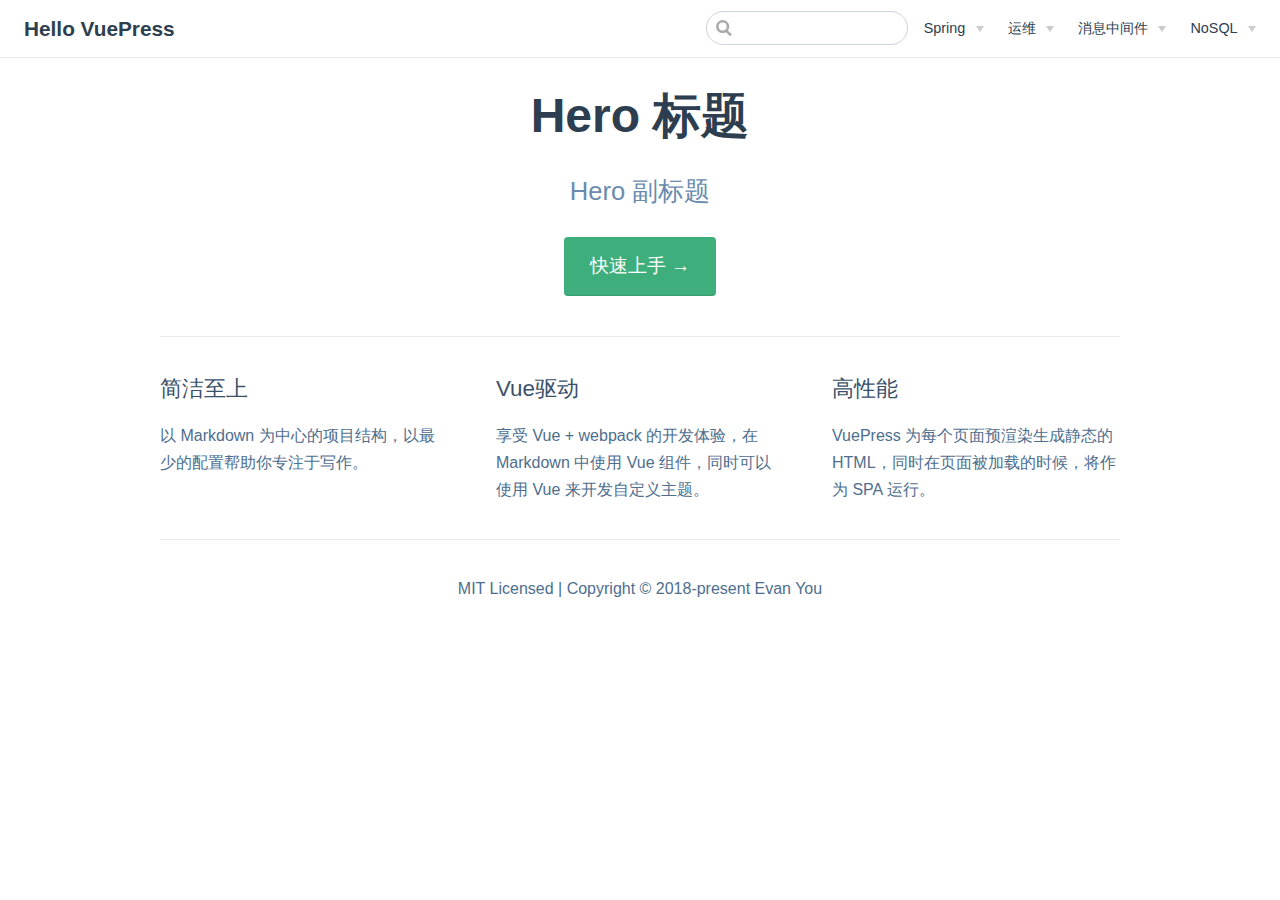
<file: index.html>
<!DOCTYPE html>
<html lang="en-US">
  <head>
    <meta charset="utf-8">
    <meta name="viewport" content="width=device-width,initial-scale=1">
    <title>Hello VuePress</title>
    <meta name="generator" content="VuePress 1.9.7">
    
    <meta name="description" content="Just playing around">
    
    <link rel="preload" href="/assets/css/0.styles.bba7ace1.css" as="style"><link rel="preload" href="/assets/js/app.ff72da0a.js" as="script"><link rel="preload" href="/assets/js/2.bafebcf4.js" as="script"><link rel="preload" href="/assets/js/9.daae8f88.js" as="script"><link rel="prefetch" href="/assets/js/10.8d41c55a.js"><link rel="prefetch" href="/assets/js/11.fdb6a570.js"><link rel="prefetch" href="/assets/js/12.146efa25.js"><link rel="prefetch" href="/assets/js/13.76c1c2f0.js"><link rel="prefetch" href="/assets/js/3.f5992324.js"><link rel="prefetch" href="/assets/js/4.1d1a9ca2.js"><link rel="prefetch" href="/assets/js/5.f866cbb4.js"><link rel="prefetch" href="/assets/js/6.37a4bfd9.js"><link rel="prefetch" href="/assets/js/7.6d30757c.js"><link rel="prefetch" href="/assets/js/8.f3235214.js">
    <link rel="stylesheet" href="/assets/css/0.styles.bba7ace1.css">
  </head>
  <body>
    <div id="app" data-server-rendered="true"><div class="theme-container no-sidebar"><header class="navbar"><div class="sidebar-button"><svg xmlns="http://www.w3.org/2000/svg" aria-hidden="true" role="img" viewBox="0 0 448 512" class="icon"><path fill="currentColor" d="M436 124H12c-6.627 0-12-5.373-12-12V80c0-6.627 5.373-12 12-12h424c6.627 0 12 5.373 12 12v32c0 6.627-5.373 12-12 12zm0 160H12c-6.627 0-12-5.373-12-12v-32c0-6.627 5.373-12 12-12h424c6.627 0 12 5.373 12 12v32c0 6.627-5.373 12-12 12zm0 160H12c-6.627 0-12-5.373-12-12v-32c0-6.627 5.373-12 12-12h424c6.627 0 12 5.373 12 12v32c0 6.627-5.373 12-12 12z"></path></svg></div> <a href="/" aria-current="page" class="home-link router-link-exact-active router-link-active"><!----> <span class="site-name">Hello VuePress</span></a> <div class="links"><div class="search-box"><input aria-label="Search" autocomplete="off" spellcheck="false" value=""> <!----></div> <nav class="nav-links can-hide"><div class="nav-item"><div class="dropdown-wrapper"><button type="button" aria-label="Spring" class="dropdown-title"><span class="title">Spring</span> <span class="arrow down"></span></button> <button type="button" aria-label="Spring" class="mobile-dropdown-title"><span class="title">Spring</span> <span class="arrow right"></span></button> <ul class="nav-dropdown" style="display:none;"><li class="dropdown-item"><!----> <a href="/Spring/SpringCloud/" class="nav-link">
  SpringCloud
</a></li><li class="dropdown-item"><!----> <a href="/Spring/SpringCloud Alibaba/" class="nav-link">
  SpringCloud Alibaba
</a></li></ul></div></div><div class="nav-item"><div class="dropdown-wrapper"><button type="button" aria-label="运维" class="dropdown-title"><span class="title">运维</span> <span class="arrow down"></span></button> <button type="button" aria-label="运维" class="mobile-dropdown-title"><span class="title">运维</span> <span class="arrow right"></span></button> <ul class="nav-dropdown" style="display:none;"><li class="dropdown-item"><!----> <a href="/operation/Linux/" class="nav-link">
  Linux
</a></li></ul></div></div><div class="nav-item"><div class="dropdown-wrapper"><button type="button" aria-label="消息中间件" class="dropdown-title"><span class="title">消息中间件</span> <span class="arrow down"></span></button> <button type="button" aria-label="消息中间件" class="mobile-dropdown-title"><span class="title">消息中间件</span> <span class="arrow right"></span></button> <ul class="nav-dropdown" style="display:none;"><li class="dropdown-item"><!----> <a href="/middleware/RabbitMQ/" class="nav-link">
  RabbitMQ
</a></li></ul></div></div><div class="nav-item"><div class="dropdown-wrapper"><button type="button" aria-label="NoSQL" class="dropdown-title"><span class="title">NoSQL</span> <span class="arrow down"></span></button> <button type="button" aria-label="NoSQL" class="mobile-dropdown-title"><span class="title">NoSQL</span> <span class="arrow right"></span></button> <ul class="nav-dropdown" style="display:none;"><li class="dropdown-item"><!----> <a href="/NoSQL/Redis/" class="nav-link">
  Redis
</a></li></ul></div></div> <!----></nav></div></header> <div class="sidebar-mask"></div> <aside class="sidebar"><nav class="nav-links"><div class="nav-item"><div class="dropdown-wrapper"><button type="button" aria-label="Spring" class="dropdown-title"><span class="title">Spring</span> <span class="arrow down"></span></button> <button type="button" aria-label="Spring" class="mobile-dropdown-title"><span class="title">Spring</span> <span class="arrow right"></span></button> <ul class="nav-dropdown" style="display:none;"><li class="dropdown-item"><!----> <a href="/Spring/SpringCloud/" class="nav-link">
  SpringCloud
</a></li><li class="dropdown-item"><!----> <a href="/Spring/SpringCloud Alibaba/" class="nav-link">
  SpringCloud Alibaba
</a></li></ul></div></div><div class="nav-item"><div class="dropdown-wrapper"><button type="button" aria-label="运维" class="dropdown-title"><span class="title">运维</span> <span class="arrow down"></span></button> <button type="button" aria-label="运维" class="mobile-dropdown-title"><span class="title">运维</span> <span class="arrow right"></span></button> <ul class="nav-dropdown" style="display:none;"><li class="dropdown-item"><!----> <a href="/operation/Linux/" class="nav-link">
  Linux
</a></li></ul></div></div><div class="nav-item"><div class="dropdown-wrapper"><button type="button" aria-label="消息中间件" class="dropdown-title"><span class="title">消息中间件</span> <span class="arrow down"></span></button> <button type="button" aria-label="消息中间件" class="mobile-dropdown-title"><span class="title">消息中间件</span> <span class="arrow right"></span></button> <ul class="nav-dropdown" style="display:none;"><li class="dropdown-item"><!----> <a href="/middleware/RabbitMQ/" class="nav-link">
  RabbitMQ
</a></li></ul></div></div><div class="nav-item"><div class="dropdown-wrapper"><button type="button" aria-label="NoSQL" class="dropdown-title"><span class="title">NoSQL</span> <span class="arrow down"></span></button> <button type="button" aria-label="NoSQL" class="mobile-dropdown-title"><span class="title">NoSQL</span> <span class="arrow right"></span></button> <ul class="nav-dropdown" style="display:none;"><li class="dropdown-item"><!----> <a href="/NoSQL/Redis/" class="nav-link">
  Redis
</a></li></ul></div></div> <!----></nav>  <!----> </aside> <main aria-labelledby="main-title" class="home"><header class="hero"><!----> <h1 id="main-title">
      Hero 标题
    </h1> <p class="description">
      Hero 副标题
    </p> <p class="action"><a href="/zh/guide/" class="nav-link action-button">
  快速上手 →
</a></p></header> <div class="features"><div class="feature"><h2>简洁至上</h2> <p>以 Markdown 为中心的项目结构，以最少的配置帮助你专注于写作。</p></div><div class="feature"><h2>Vue驱动</h2> <p>享受 Vue + webpack 的开发体验，在 Markdown 中使用 Vue 组件，同时可以使用 Vue 来开发自定义主题。</p></div><div class="feature"><h2>高性能</h2> <p>VuePress 为每个页面预渲染生成静态的 HTML，同时在页面被加载的时候，将作为 SPA 运行。</p></div></div> <div class="theme-default-content custom content__default"></div> <div class="footer">
    MIT Licensed | Copyright © 2018-present Evan You
  </div></main></div><div class="global-ui"><!----></div></div>
    <script src="/assets/js/app.ff72da0a.js" defer></script><script src="/assets/js/2.bafebcf4.js" defer></script><script src="/assets/js/9.daae8f88.js" defer></script>
  </body>
</html>
</file>
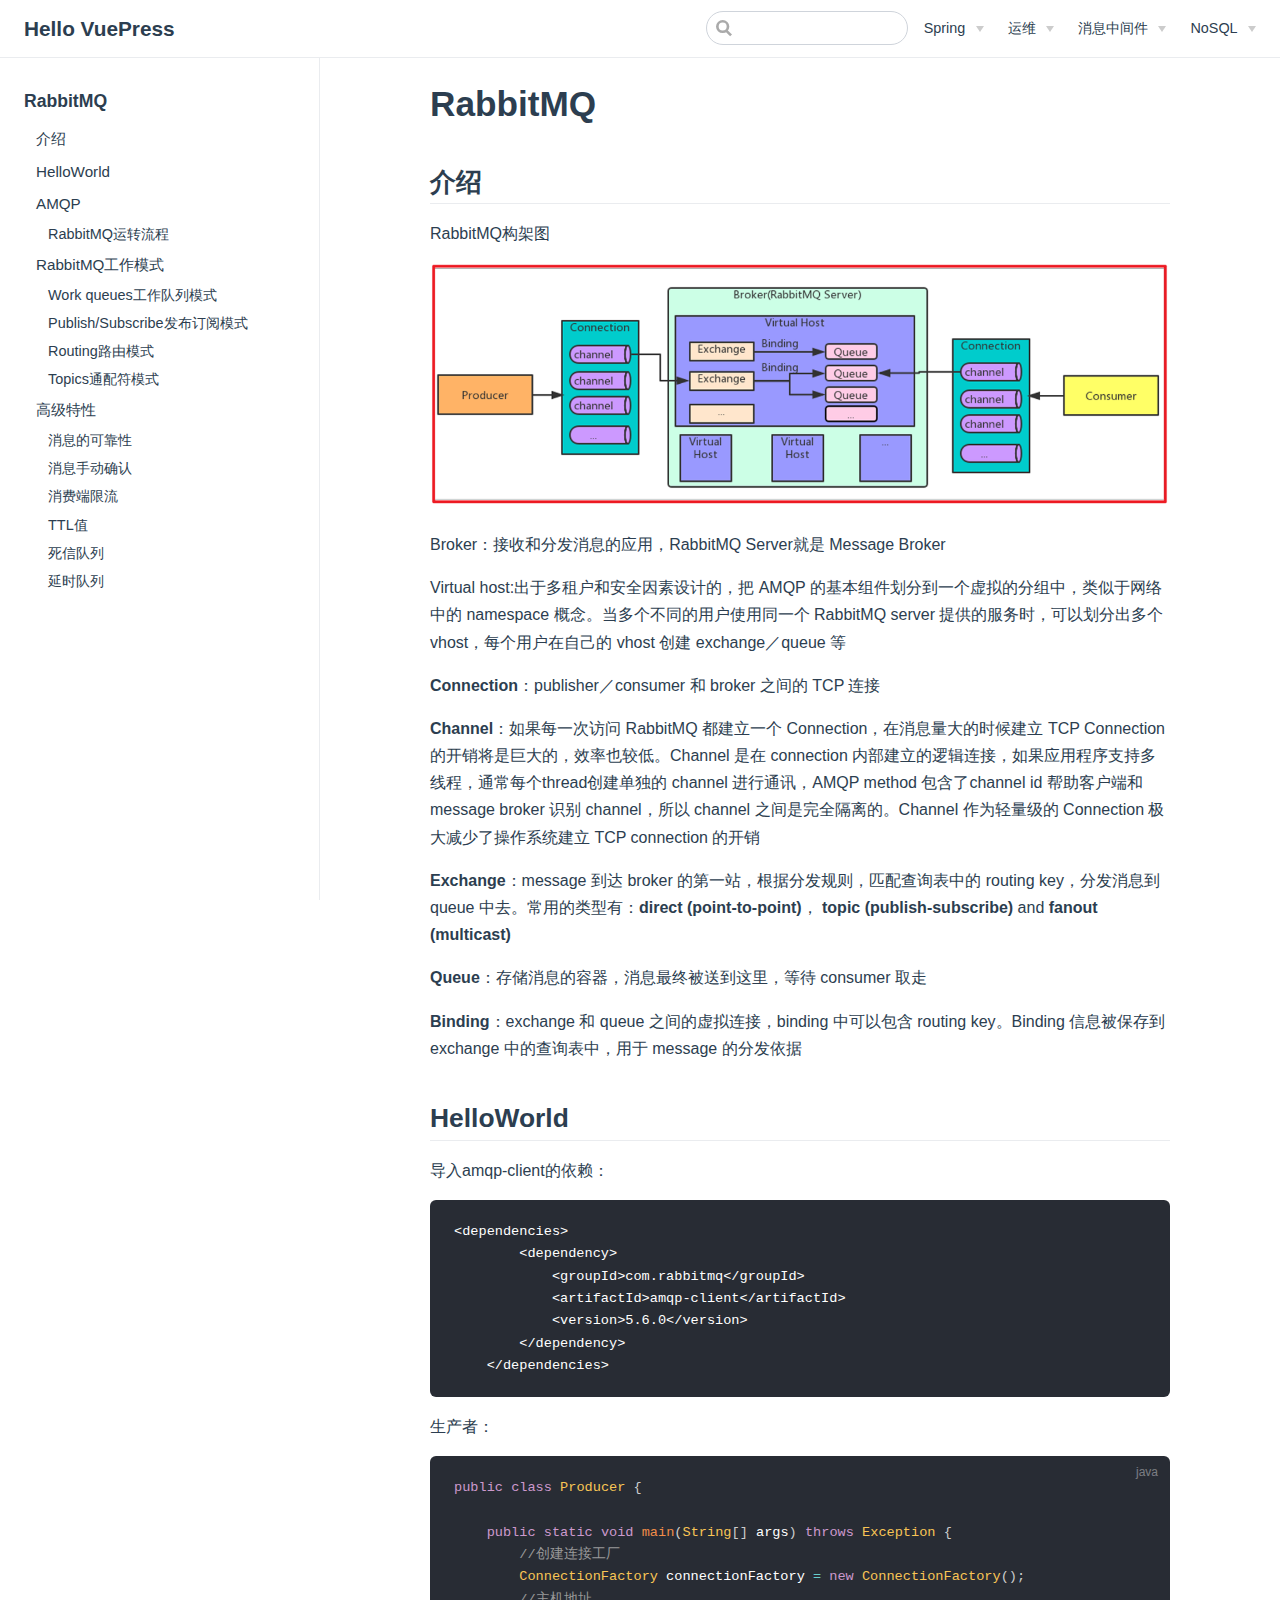
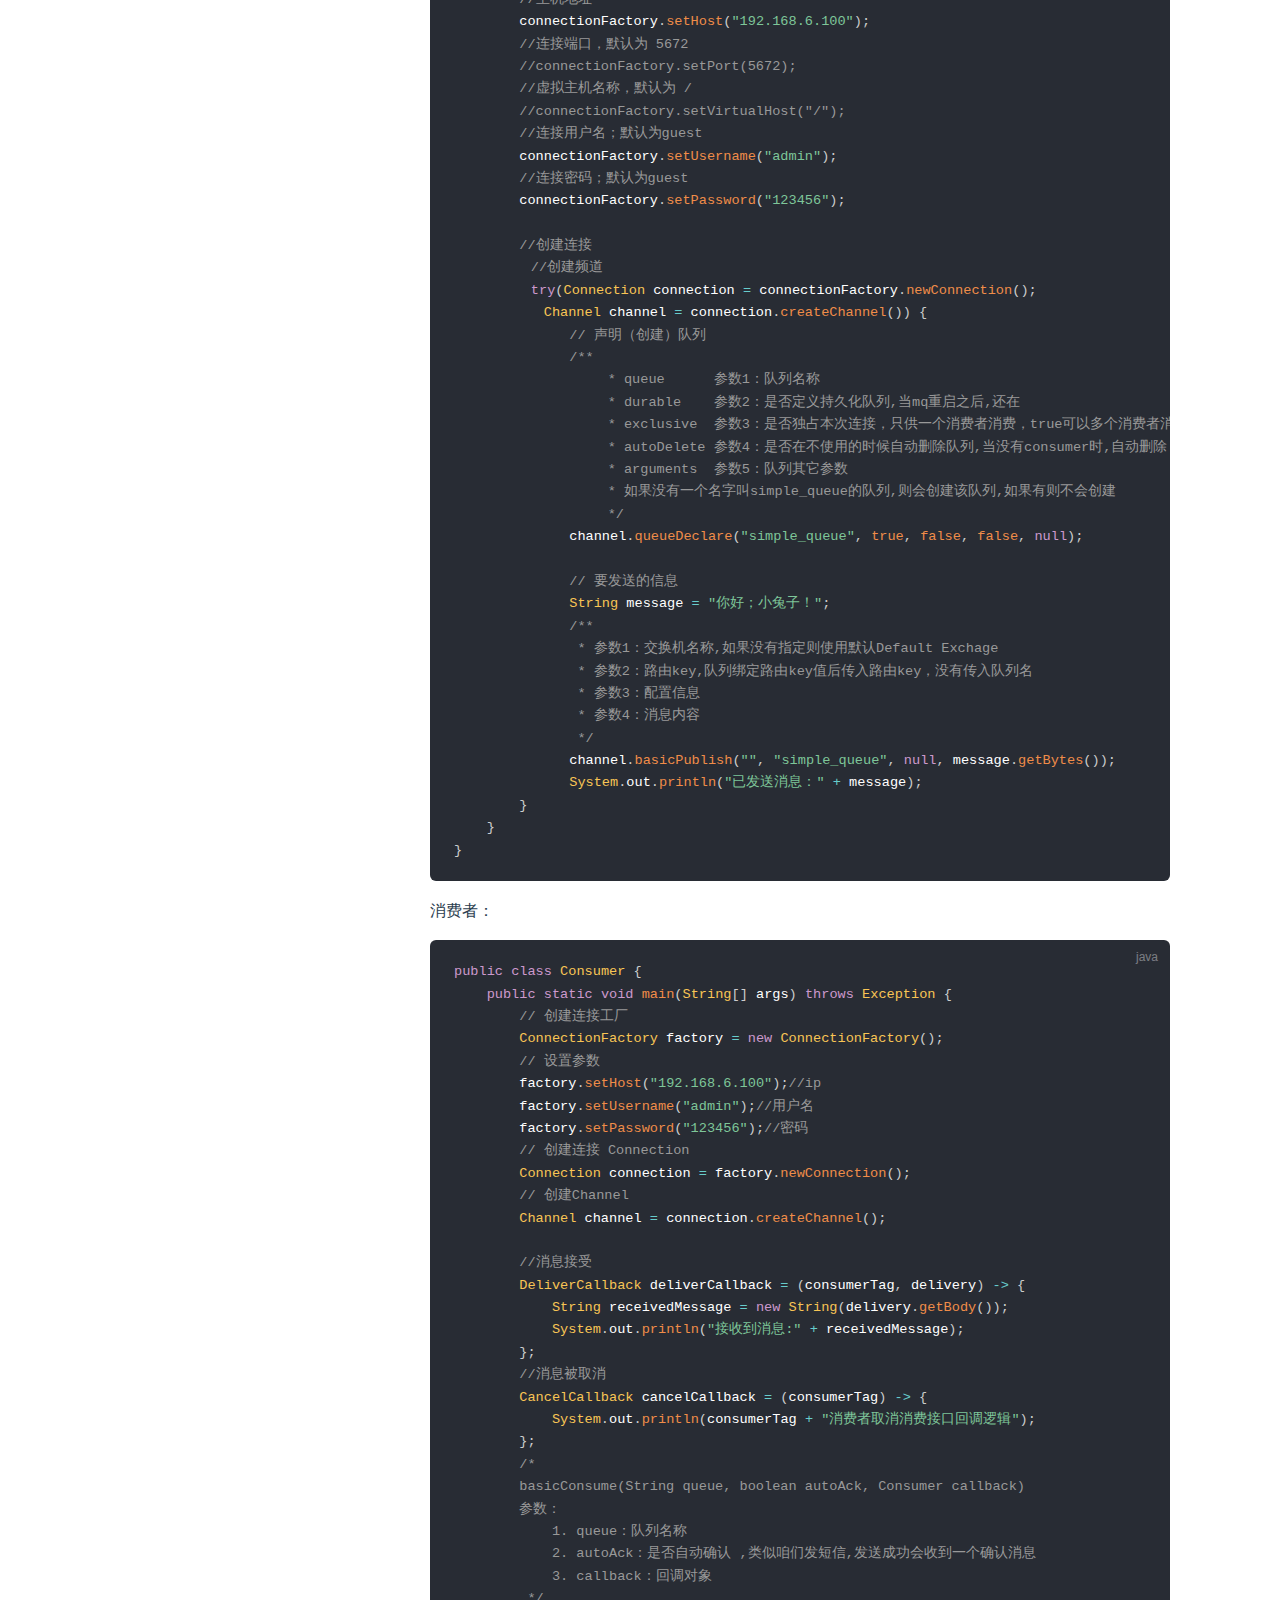
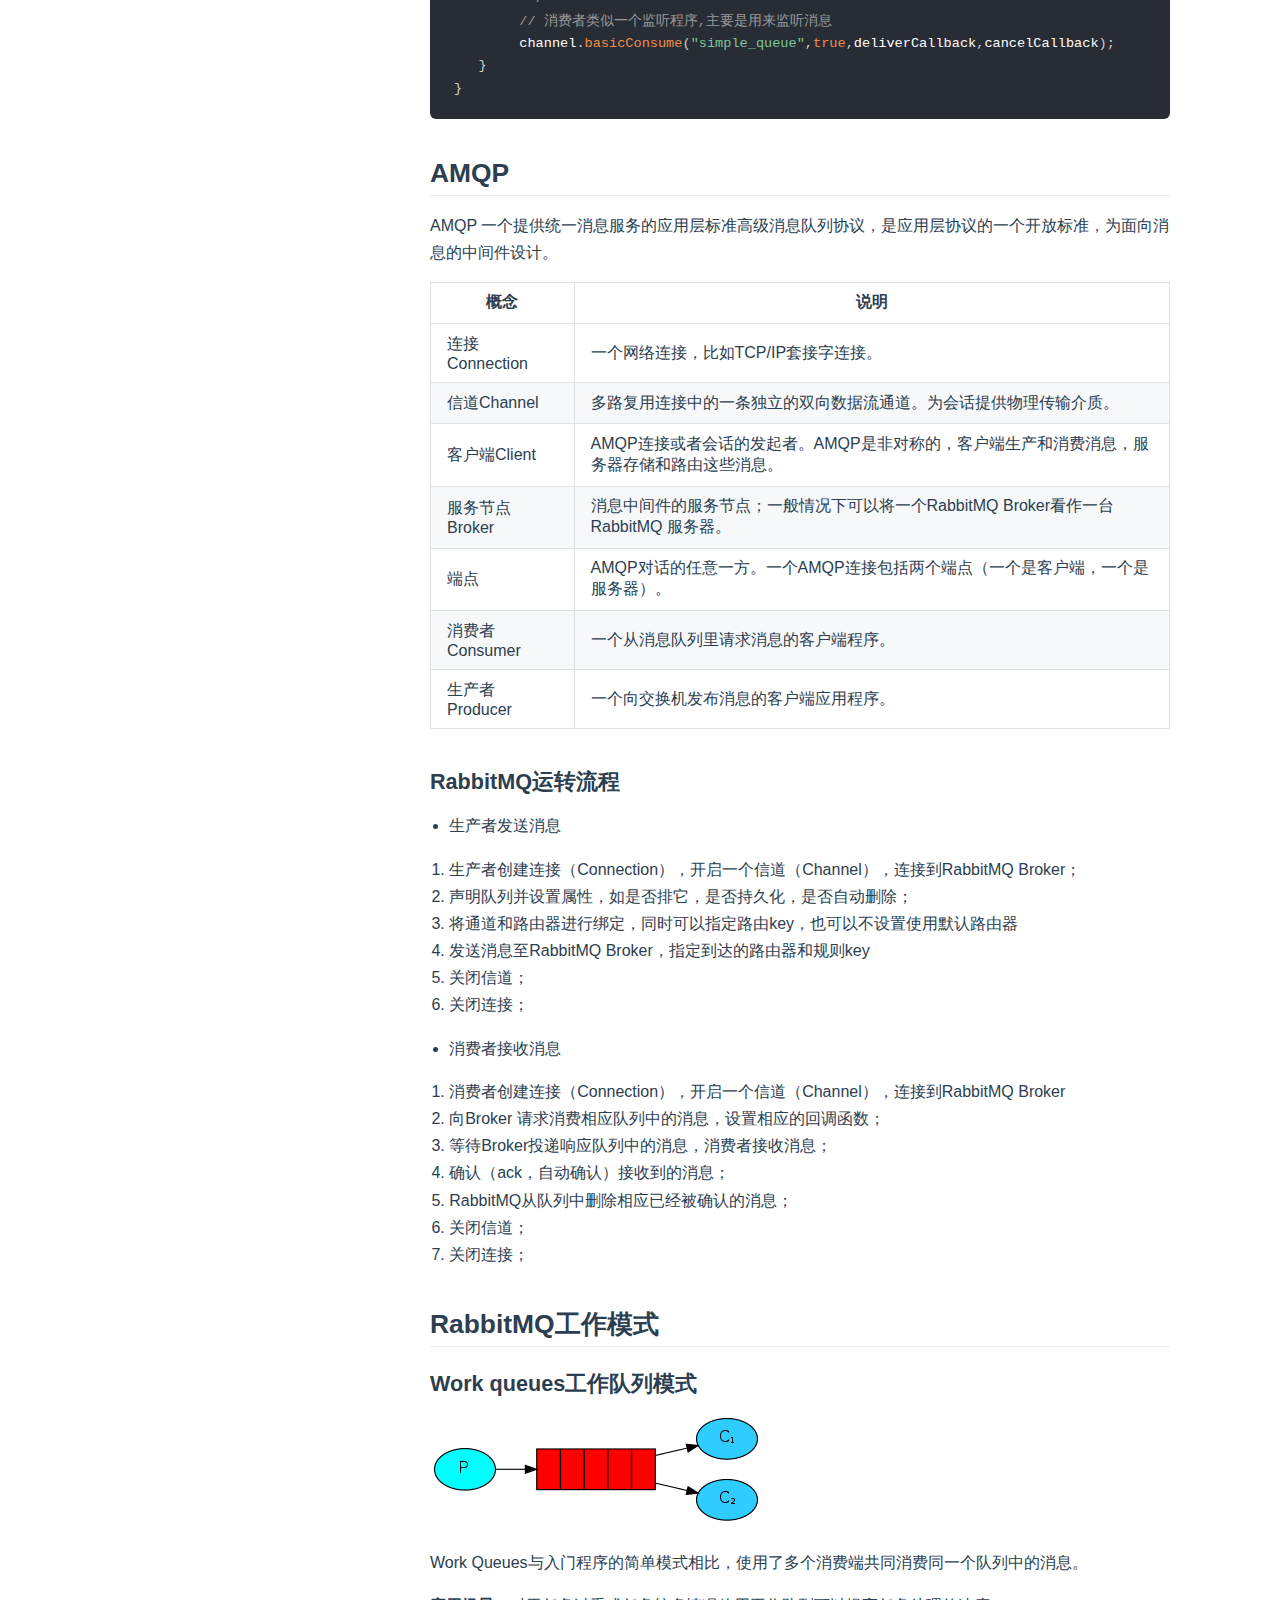
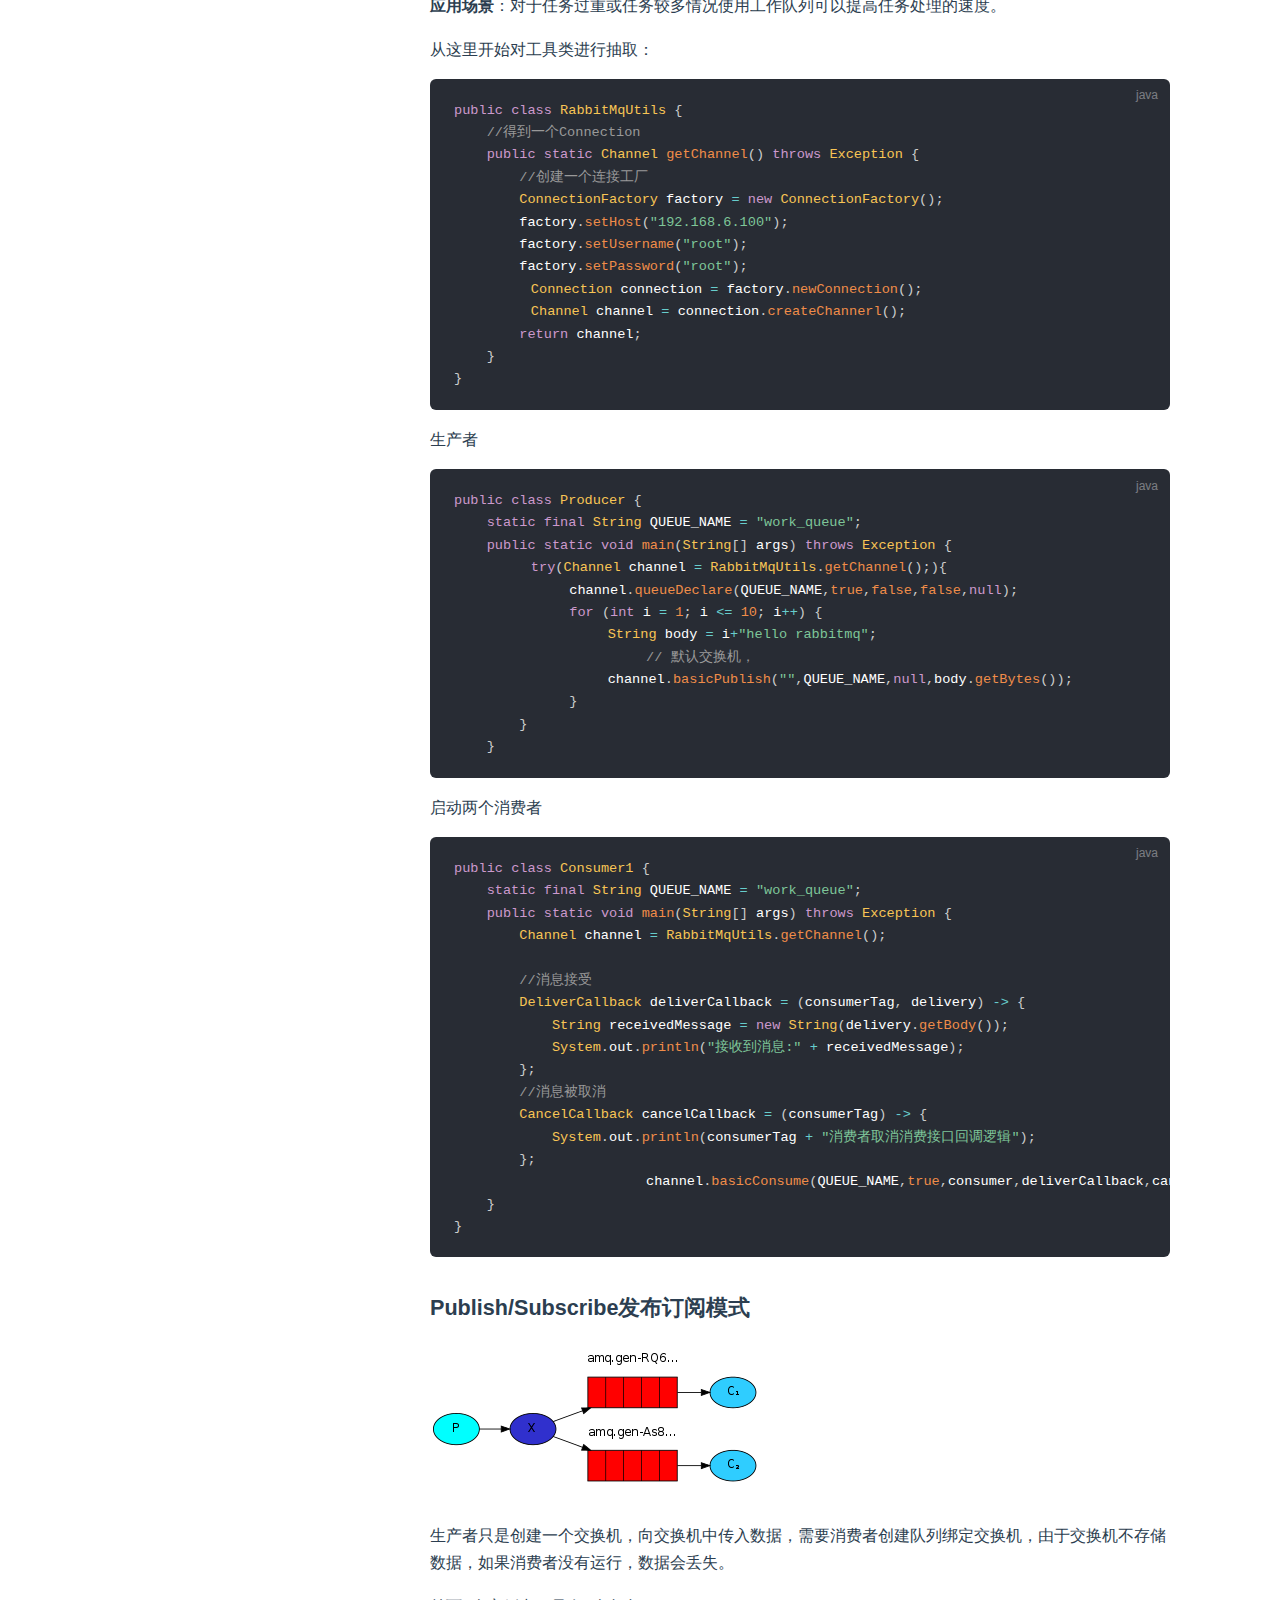
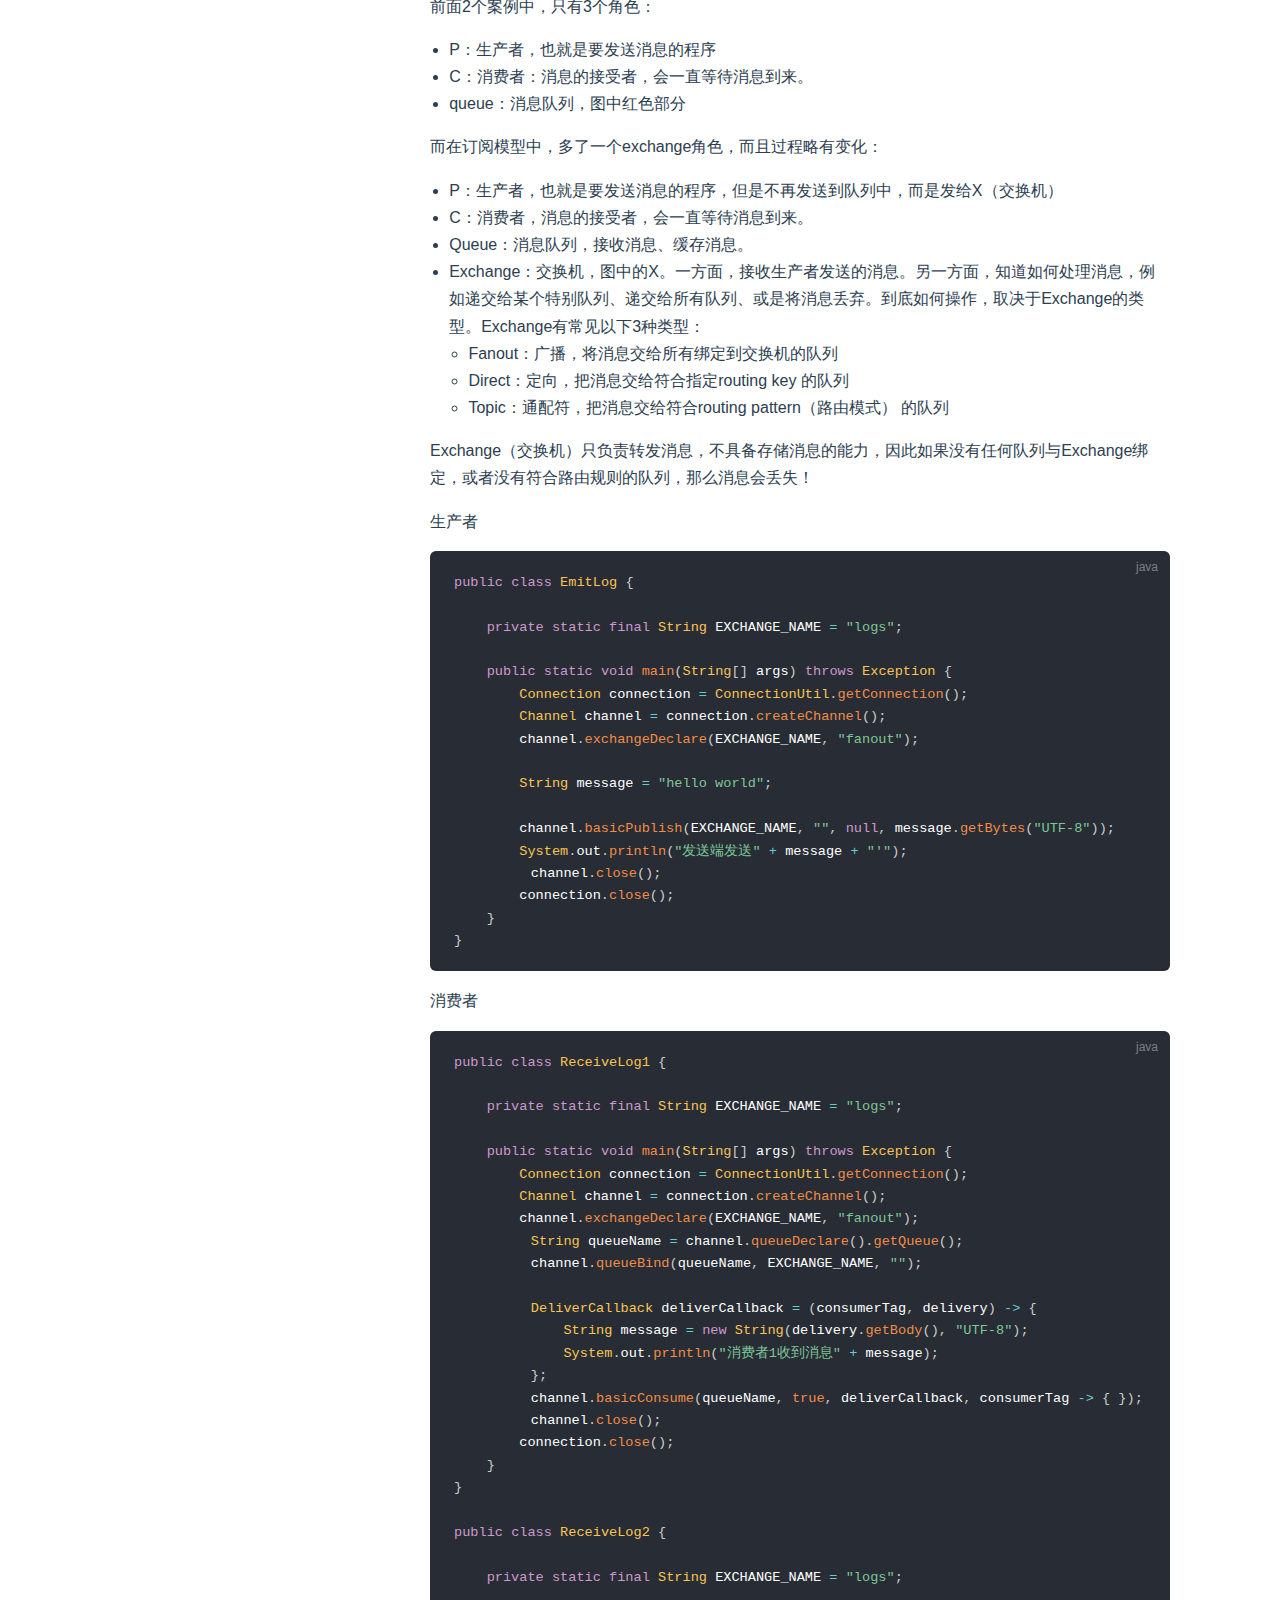
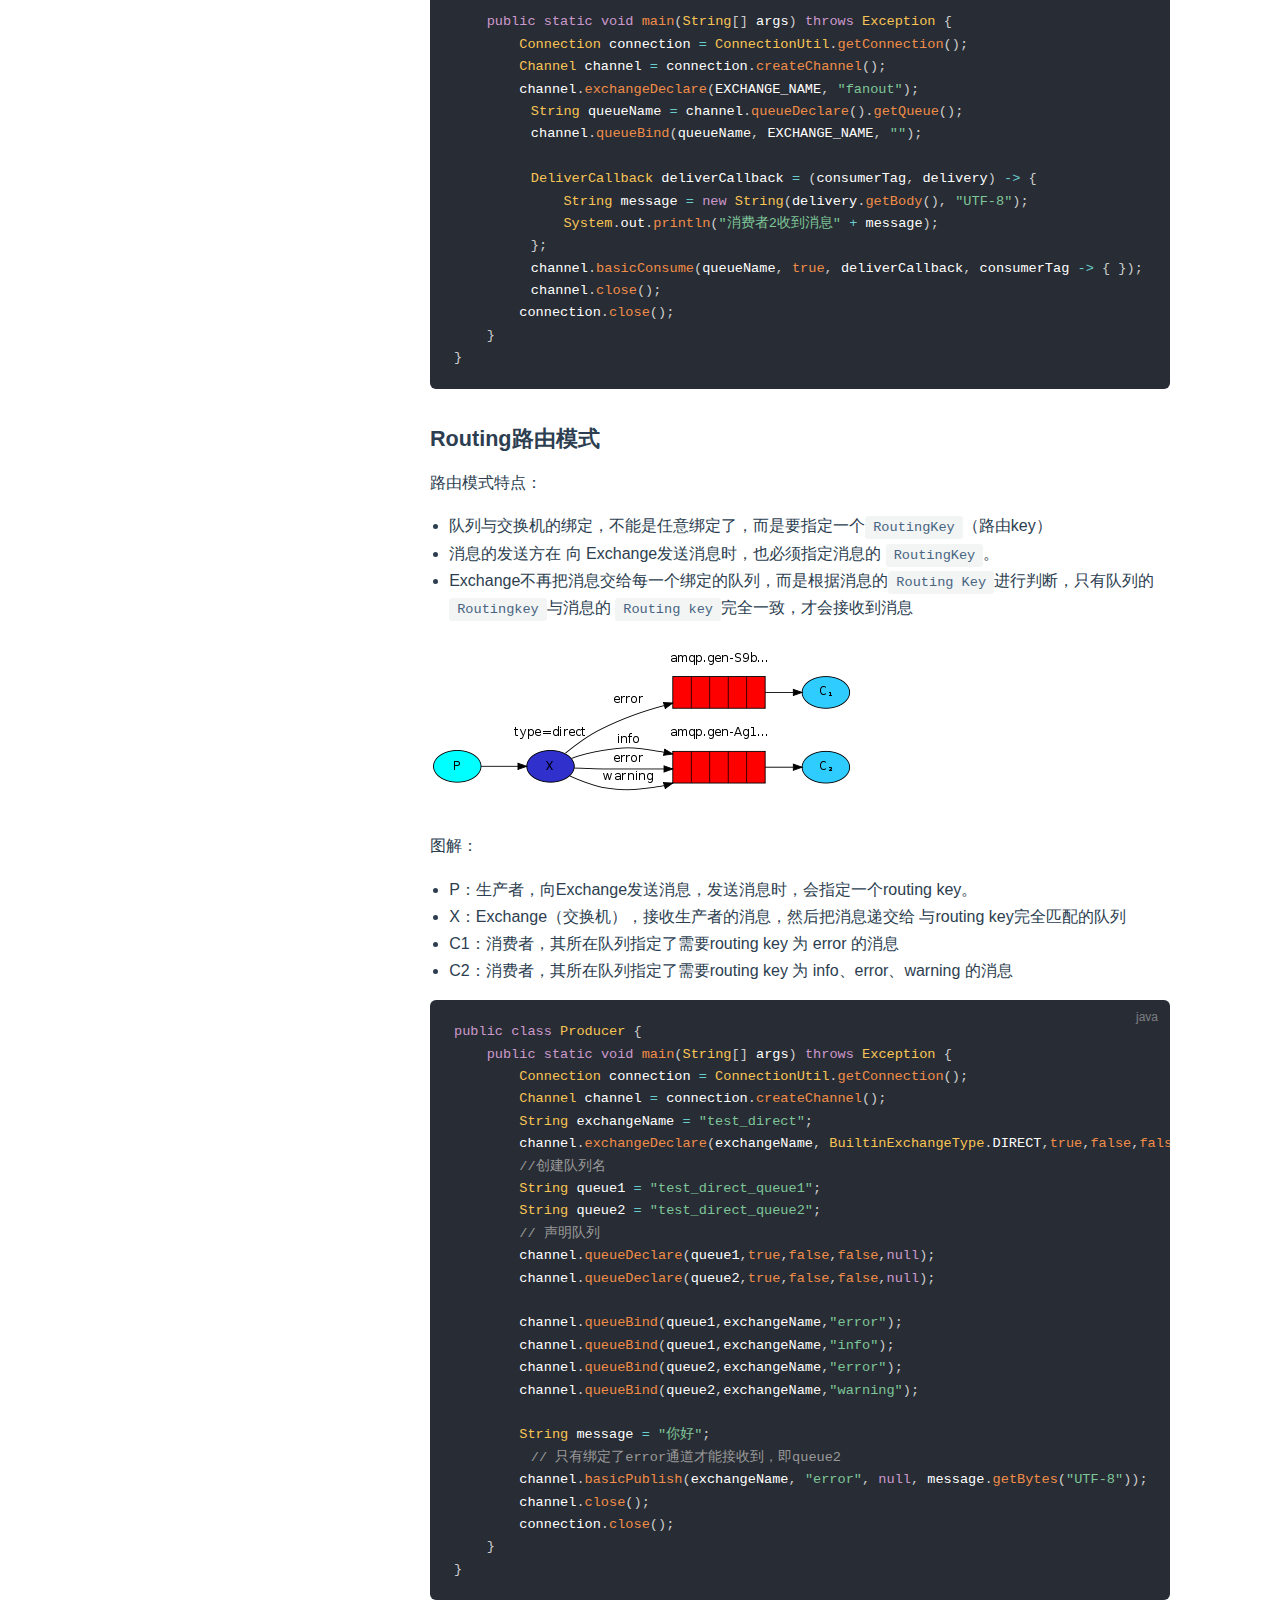
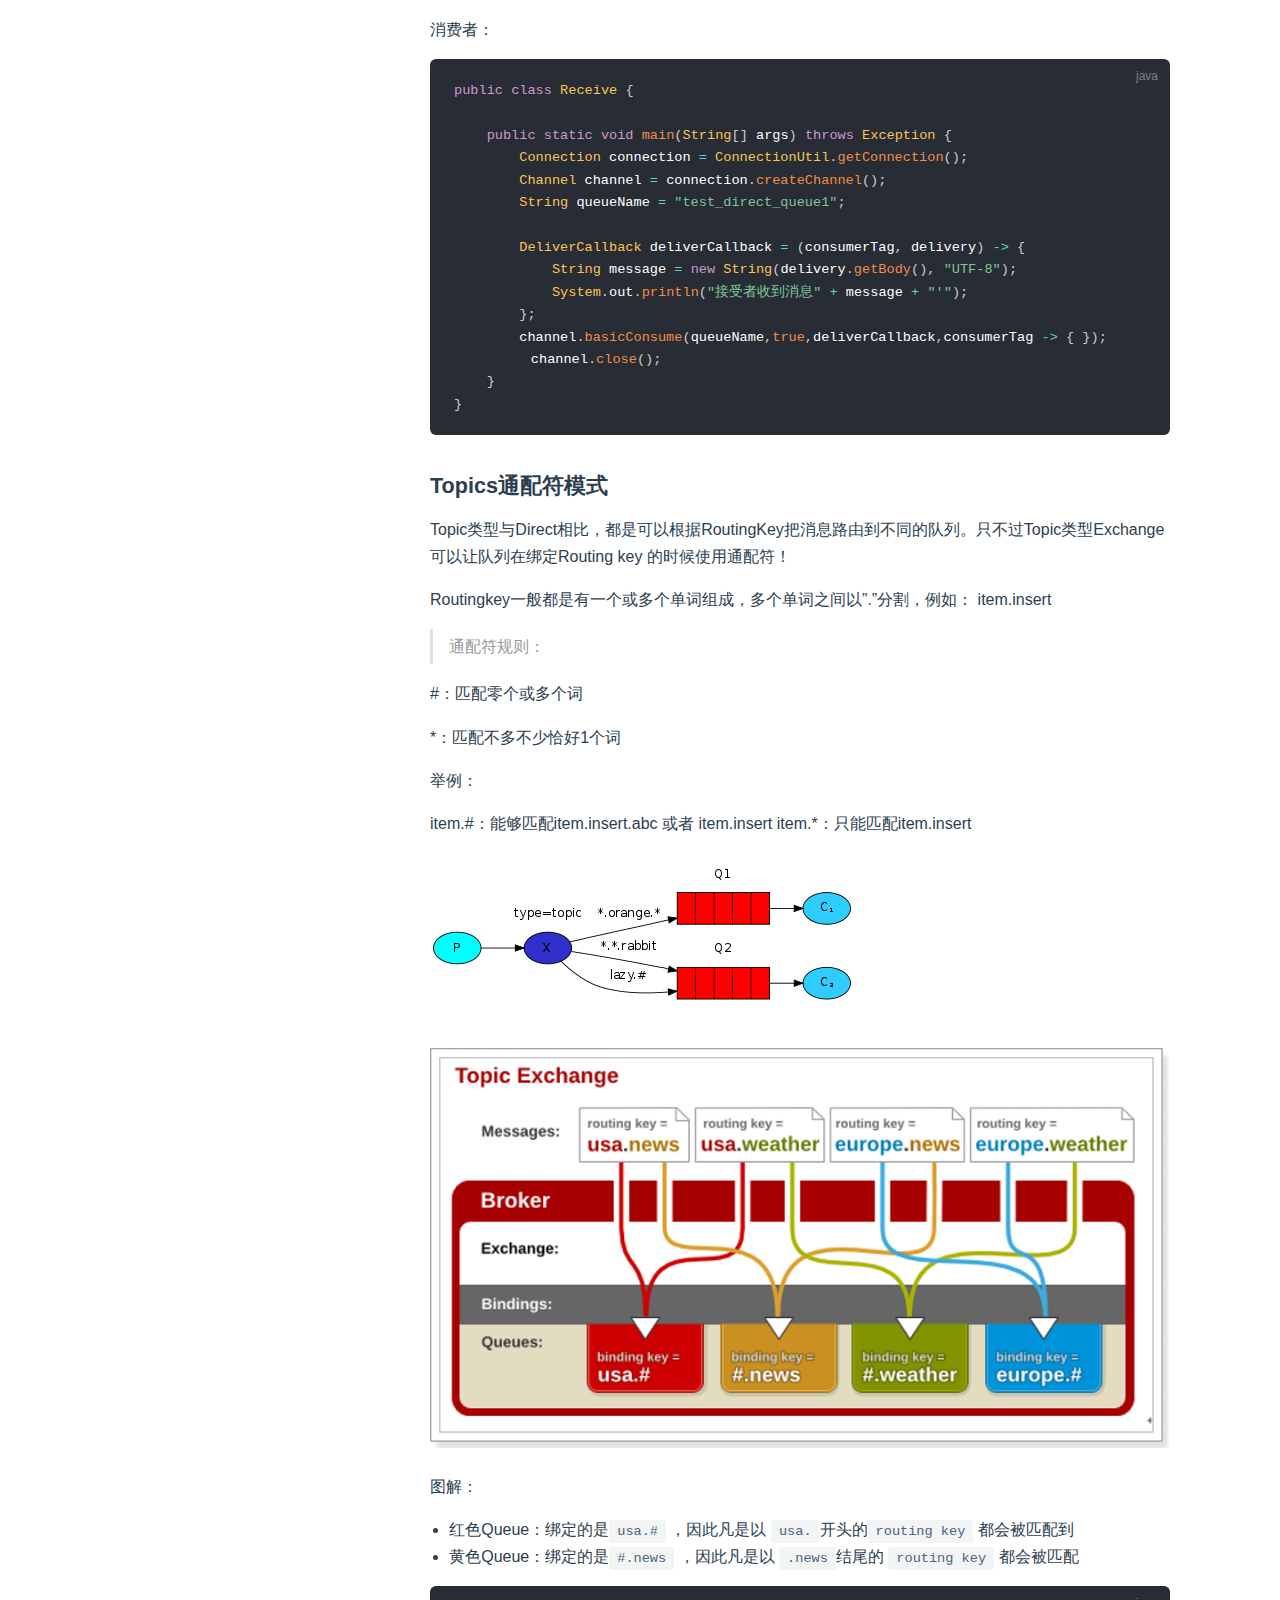
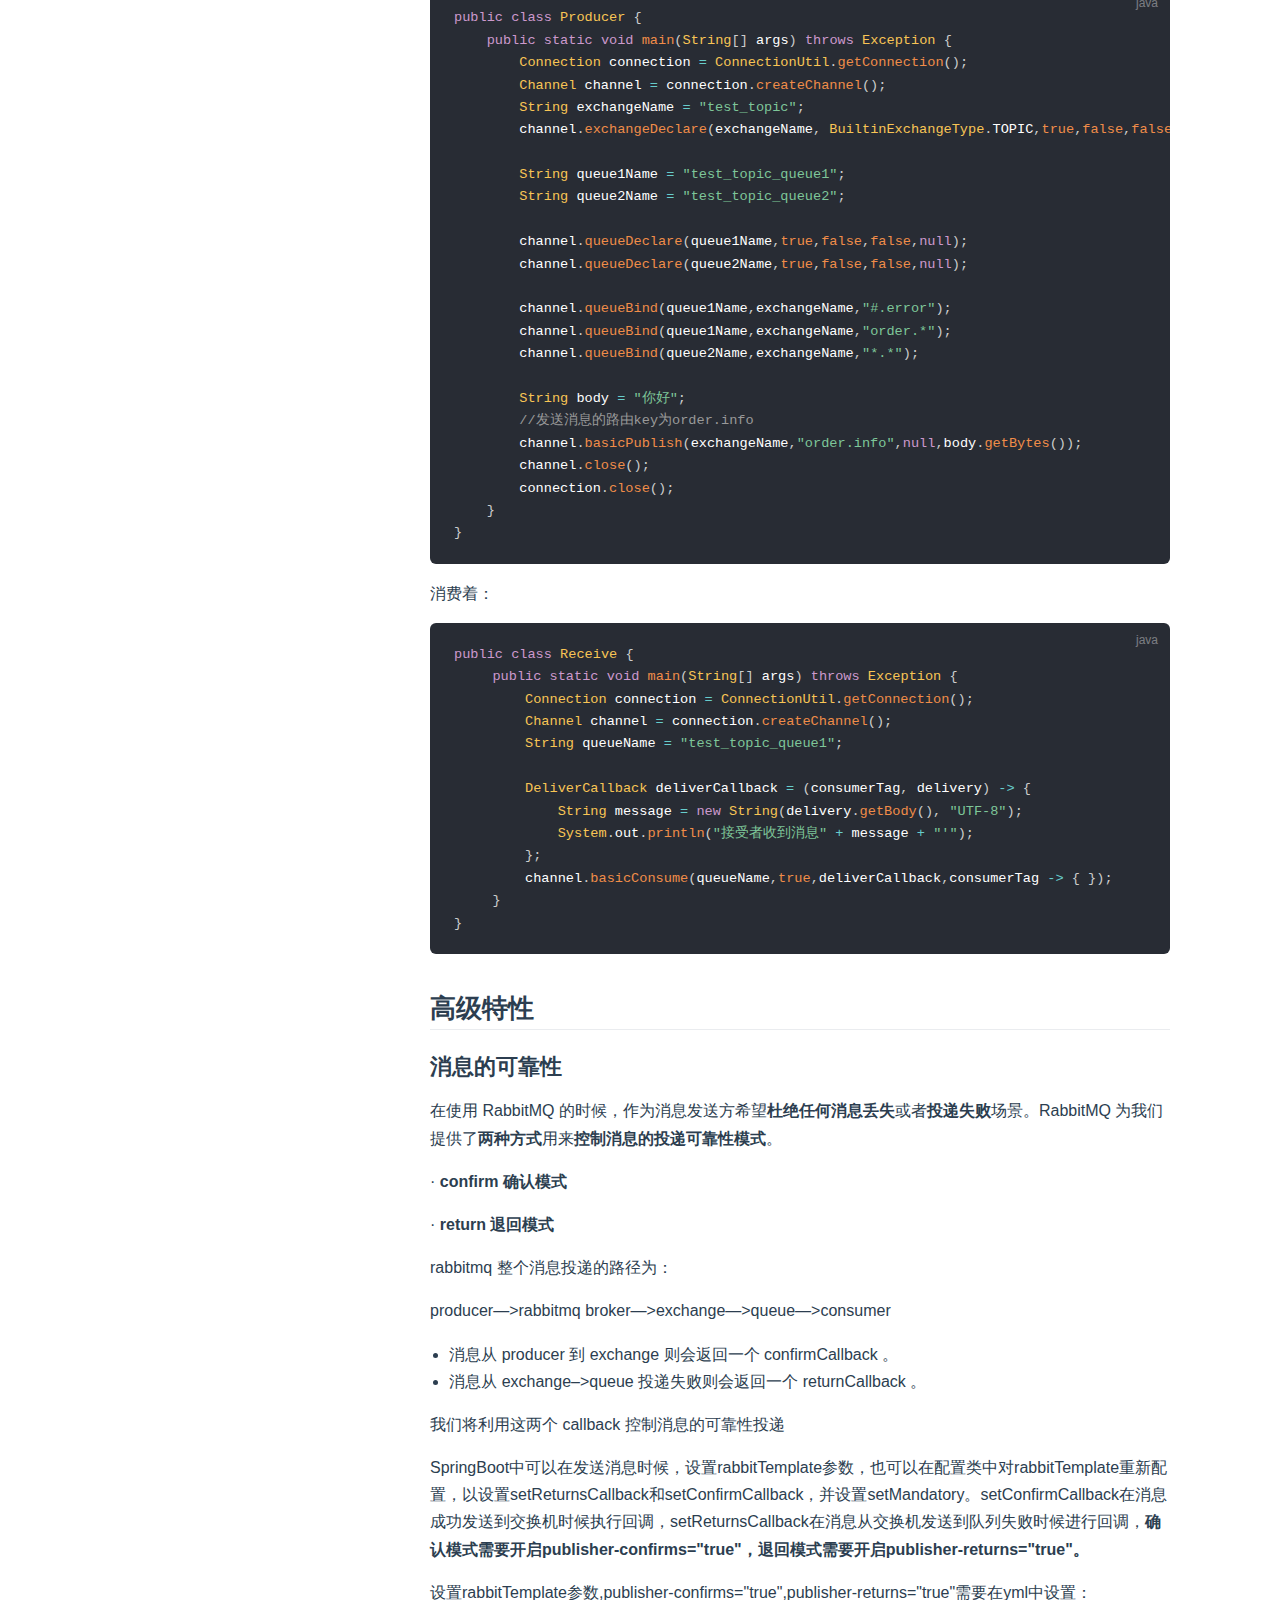
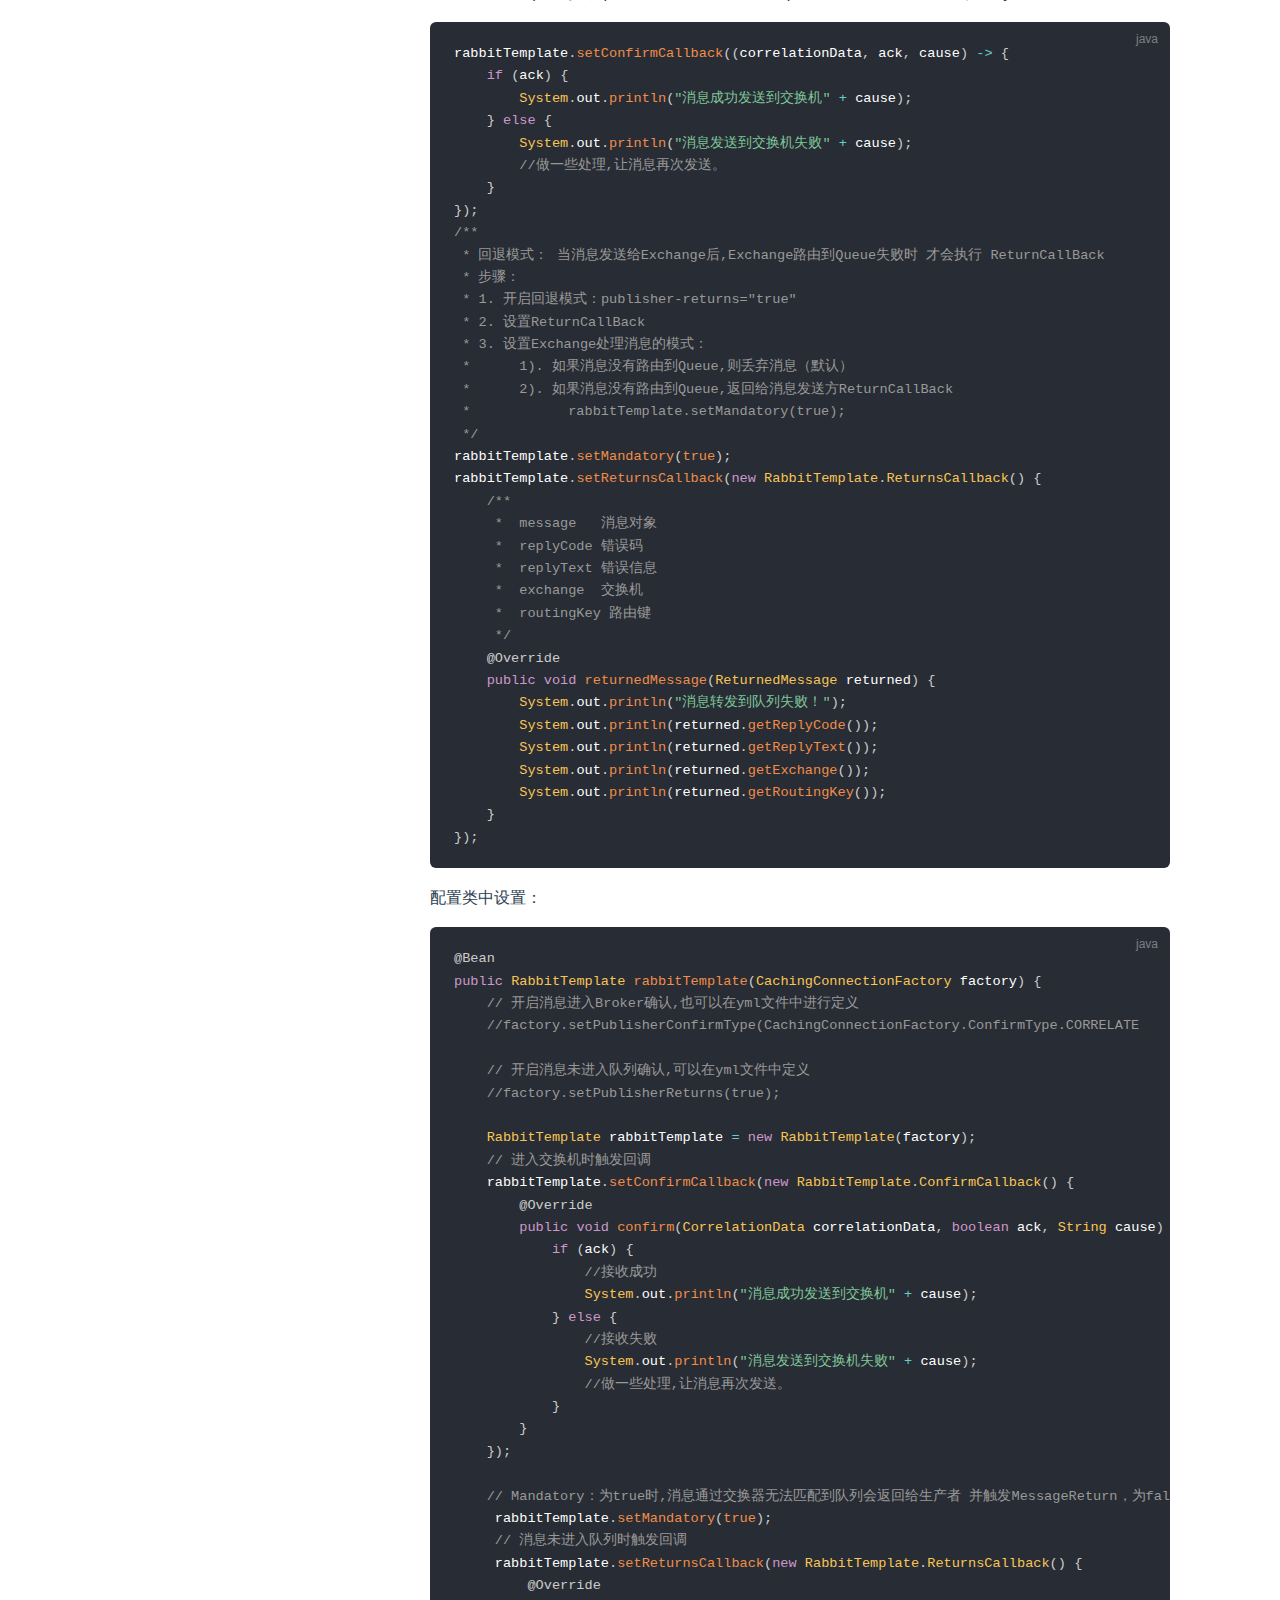
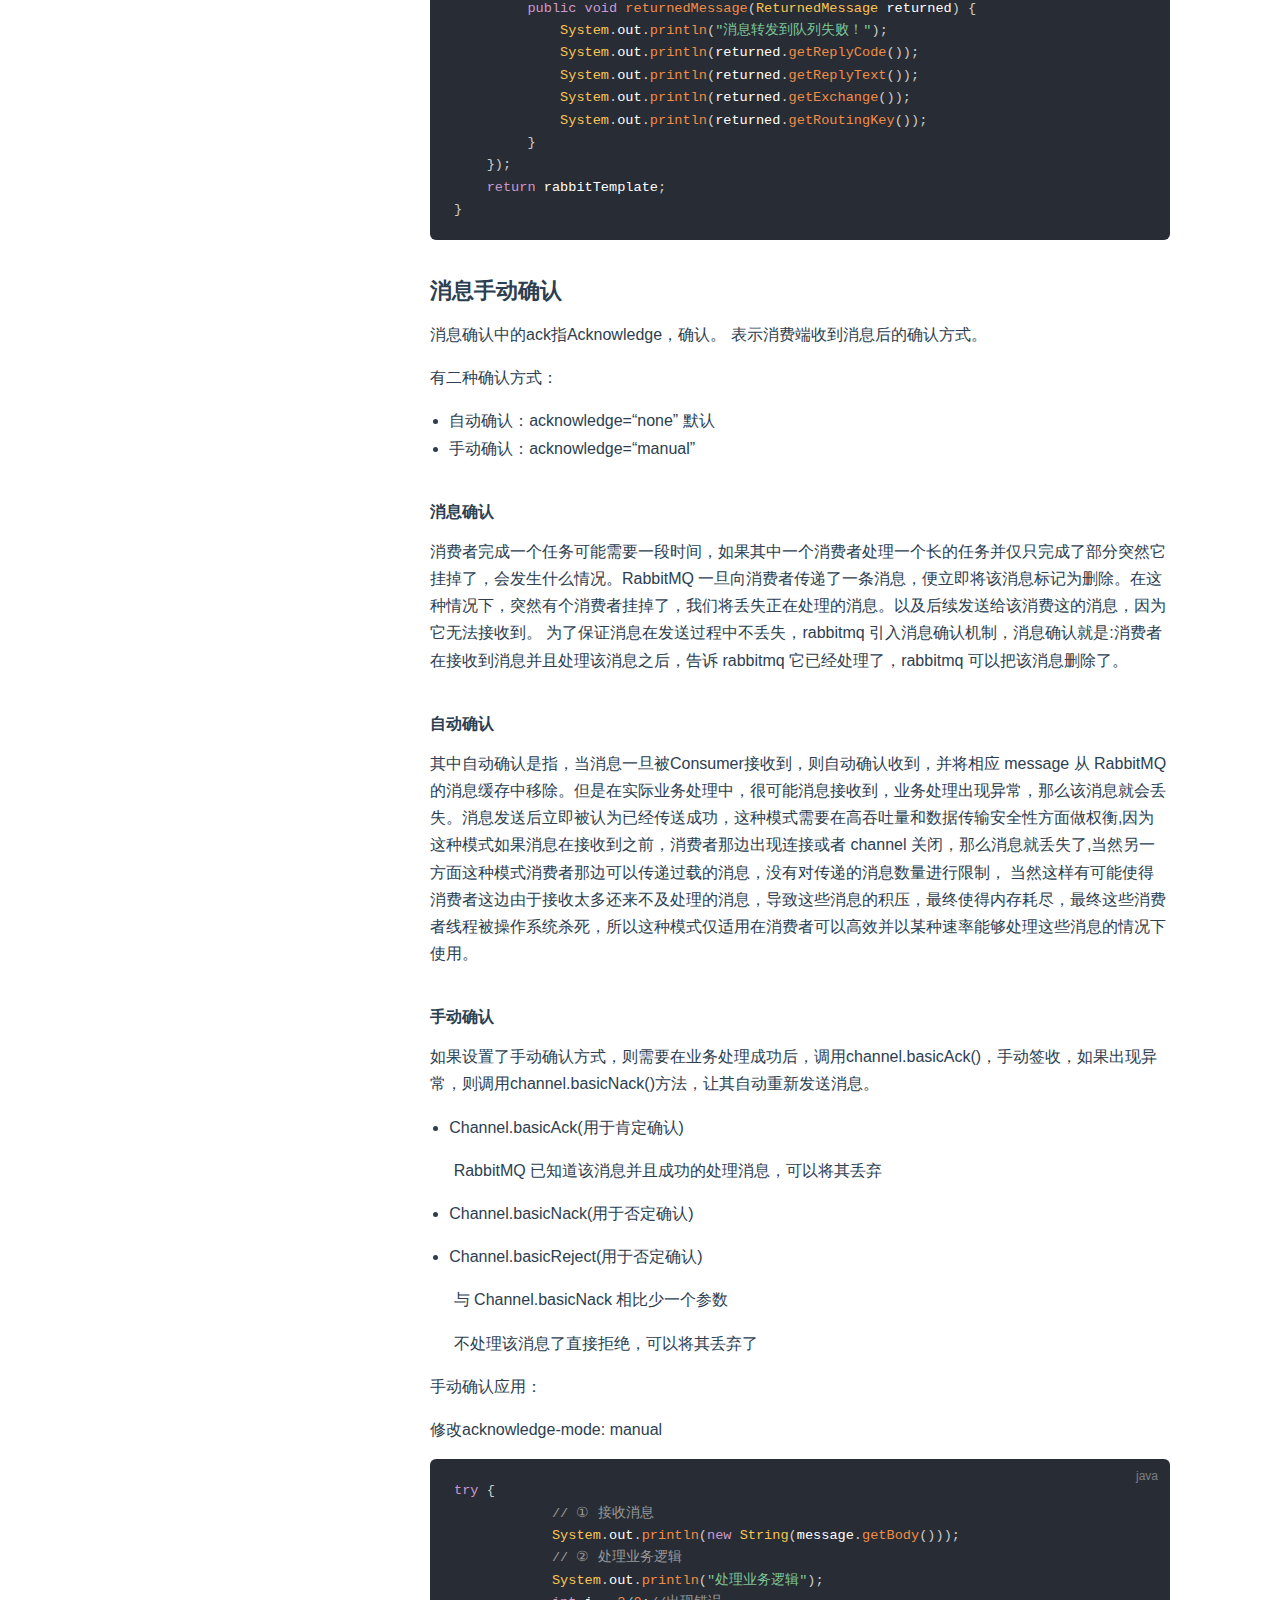
<file: middleware/RabbitMQ.html>
<!DOCTYPE html>
<html lang="en-US">
  <head>
    <meta charset="utf-8">
    <meta name="viewport" content="width=device-width,initial-scale=1">
    <title>RabbitMQ | Hello VuePress</title>
    <meta name="generator" content="VuePress 1.9.7">
    
    <meta name="description" content="Just playing around">
    
    <link rel="preload" href="/assets/css/0.styles.bba7ace1.css" as="style"><link rel="preload" href="/assets/js/app.ff72da0a.js" as="script"><link rel="preload" href="/assets/js/2.bafebcf4.js" as="script"><link rel="preload" href="/assets/js/4.1d1a9ca2.js" as="script"><link rel="prefetch" href="/assets/js/10.8d41c55a.js"><link rel="prefetch" href="/assets/js/11.fdb6a570.js"><link rel="prefetch" href="/assets/js/12.146efa25.js"><link rel="prefetch" href="/assets/js/13.76c1c2f0.js"><link rel="prefetch" href="/assets/js/3.f5992324.js"><link rel="prefetch" href="/assets/js/5.f866cbb4.js"><link rel="prefetch" href="/assets/js/6.37a4bfd9.js"><link rel="prefetch" href="/assets/js/7.6d30757c.js"><link rel="prefetch" href="/assets/js/8.f3235214.js"><link rel="prefetch" href="/assets/js/9.daae8f88.js">
    <link rel="stylesheet" href="/assets/css/0.styles.bba7ace1.css">
  </head>
  <body>
    <div id="app" data-server-rendered="true"><div class="theme-container"><header class="navbar"><div class="sidebar-button"><svg xmlns="http://www.w3.org/2000/svg" aria-hidden="true" role="img" viewBox="0 0 448 512" class="icon"><path fill="currentColor" d="M436 124H12c-6.627 0-12-5.373-12-12V80c0-6.627 5.373-12 12-12h424c6.627 0 12 5.373 12 12v32c0 6.627-5.373 12-12 12zm0 160H12c-6.627 0-12-5.373-12-12v-32c0-6.627 5.373-12 12-12h424c6.627 0 12 5.373 12 12v32c0 6.627-5.373 12-12 12zm0 160H12c-6.627 0-12-5.373-12-12v-32c0-6.627 5.373-12 12-12h424c6.627 0 12 5.373 12 12v32c0 6.627-5.373 12-12 12z"></path></svg></div> <a href="/" class="home-link router-link-active"><!----> <span class="site-name">Hello VuePress</span></a> <div class="links"><div class="search-box"><input aria-label="Search" autocomplete="off" spellcheck="false" value=""> <!----></div> <nav class="nav-links can-hide"><div class="nav-item"><div class="dropdown-wrapper"><button type="button" aria-label="Spring" class="dropdown-title"><span class="title">Spring</span> <span class="arrow down"></span></button> <button type="button" aria-label="Spring" class="mobile-dropdown-title"><span class="title">Spring</span> <span class="arrow right"></span></button> <ul class="nav-dropdown" style="display:none;"><li class="dropdown-item"><!----> <a href="/Spring/SpringCloud/" class="nav-link">
  SpringCloud
</a></li><li class="dropdown-item"><!----> <a href="/Spring/SpringCloud Alibaba/" class="nav-link">
  SpringCloud Alibaba
</a></li></ul></div></div><div class="nav-item"><div class="dropdown-wrapper"><button type="button" aria-label="运维" class="dropdown-title"><span class="title">运维</span> <span class="arrow down"></span></button> <button type="button" aria-label="运维" class="mobile-dropdown-title"><span class="title">运维</span> <span class="arrow right"></span></button> <ul class="nav-dropdown" style="display:none;"><li class="dropdown-item"><!----> <a href="/operation/Linux/" class="nav-link">
  Linux
</a></li></ul></div></div><div class="nav-item"><div class="dropdown-wrapper"><button type="button" aria-label="消息中间件" class="dropdown-title"><span class="title">消息中间件</span> <span class="arrow down"></span></button> <button type="button" aria-label="消息中间件" class="mobile-dropdown-title"><span class="title">消息中间件</span> <span class="arrow right"></span></button> <ul class="nav-dropdown" style="display:none;"><li class="dropdown-item"><!----> <a href="/middleware/RabbitMQ/" class="nav-link">
  RabbitMQ
</a></li></ul></div></div><div class="nav-item"><div class="dropdown-wrapper"><button type="button" aria-label="NoSQL" class="dropdown-title"><span class="title">NoSQL</span> <span class="arrow down"></span></button> <button type="button" aria-label="NoSQL" class="mobile-dropdown-title"><span class="title">NoSQL</span> <span class="arrow right"></span></button> <ul class="nav-dropdown" style="display:none;"><li class="dropdown-item"><!----> <a href="/NoSQL/Redis/" class="nav-link">
  Redis
</a></li></ul></div></div> <!----></nav></div></header> <div class="sidebar-mask"></div> <aside class="sidebar"><nav class="nav-links"><div class="nav-item"><div class="dropdown-wrapper"><button type="button" aria-label="Spring" class="dropdown-title"><span class="title">Spring</span> <span class="arrow down"></span></button> <button type="button" aria-label="Spring" class="mobile-dropdown-title"><span class="title">Spring</span> <span class="arrow right"></span></button> <ul class="nav-dropdown" style="display:none;"><li class="dropdown-item"><!----> <a href="/Spring/SpringCloud/" class="nav-link">
  SpringCloud
</a></li><li class="dropdown-item"><!----> <a href="/Spring/SpringCloud Alibaba/" class="nav-link">
  SpringCloud Alibaba
</a></li></ul></div></div><div class="nav-item"><div class="dropdown-wrapper"><button type="button" aria-label="运维" class="dropdown-title"><span class="title">运维</span> <span class="arrow down"></span></button> <button type="button" aria-label="运维" class="mobile-dropdown-title"><span class="title">运维</span> <span class="arrow right"></span></button> <ul class="nav-dropdown" style="display:none;"><li class="dropdown-item"><!----> <a href="/operation/Linux/" class="nav-link">
  Linux
</a></li></ul></div></div><div class="nav-item"><div class="dropdown-wrapper"><button type="button" aria-label="消息中间件" class="dropdown-title"><span class="title">消息中间件</span> <span class="arrow down"></span></button> <button type="button" aria-label="消息中间件" class="mobile-dropdown-title"><span class="title">消息中间件</span> <span class="arrow right"></span></button> <ul class="nav-dropdown" style="display:none;"><li class="dropdown-item"><!----> <a href="/middleware/RabbitMQ/" class="nav-link">
  RabbitMQ
</a></li></ul></div></div><div class="nav-item"><div class="dropdown-wrapper"><button type="button" aria-label="NoSQL" class="dropdown-title"><span class="title">NoSQL</span> <span class="arrow down"></span></button> <button type="button" aria-label="NoSQL" class="mobile-dropdown-title"><span class="title">NoSQL</span> <span class="arrow right"></span></button> <ul class="nav-dropdown" style="display:none;"><li class="dropdown-item"><!----> <a href="/NoSQL/Redis/" class="nav-link">
  Redis
</a></li></ul></div></div> <!----></nav>  <ul class="sidebar-links"><li><section class="sidebar-group depth-0"><p class="sidebar-heading open"><span>RabbitMQ</span> <!----></p> <ul class="sidebar-links sidebar-group-items"><li><a href="/middleware/RabbitMQ.html#介绍" class="sidebar-link">介绍</a><ul class="sidebar-sub-headers"></ul></li><li><a href="/middleware/RabbitMQ.html#helloworld" class="sidebar-link">HelloWorld</a><ul class="sidebar-sub-headers"></ul></li><li><a href="/middleware/RabbitMQ.html#amqp" class="sidebar-link">AMQP</a><ul class="sidebar-sub-headers"><li class="sidebar-sub-header"><a href="/middleware/RabbitMQ.html#rabbitmq运转流程" class="sidebar-link">RabbitMQ运转流程</a></li></ul></li><li><a href="/middleware/RabbitMQ.html#rabbitmq工作模式" class="sidebar-link">RabbitMQ工作模式</a><ul class="sidebar-sub-headers"><li class="sidebar-sub-header"><a href="/middleware/RabbitMQ.html#work-queues工作队列模式" class="sidebar-link">Work queues工作队列模式</a></li><li class="sidebar-sub-header"><a href="/middleware/RabbitMQ.html#publish-subscribe发布订阅模式" class="sidebar-link">Publish/Subscribe发布订阅模式</a></li><li class="sidebar-sub-header"><a href="/middleware/RabbitMQ.html#routing路由模式" class="sidebar-link">Routing路由模式</a></li><li class="sidebar-sub-header"><a href="/middleware/RabbitMQ.html#topics通配符模式" class="sidebar-link">Topics通配符模式</a></li></ul></li><li><a href="/middleware/RabbitMQ.html#高级特性" class="sidebar-link">高级特性</a><ul class="sidebar-sub-headers"><li class="sidebar-sub-header"><a href="/middleware/RabbitMQ.html#消息的可靠性" class="sidebar-link">消息的可靠性</a></li><li class="sidebar-sub-header"><a href="/middleware/RabbitMQ.html#消息手动确认" class="sidebar-link">消息手动确认</a></li><li class="sidebar-sub-header"><a href="/middleware/RabbitMQ.html#消费端限流" class="sidebar-link">消费端限流</a></li><li class="sidebar-sub-header"><a href="/middleware/RabbitMQ.html#ttl值" class="sidebar-link">TTL值</a></li><li class="sidebar-sub-header"><a href="/middleware/RabbitMQ.html#死信队列" class="sidebar-link">死信队列</a></li><li class="sidebar-sub-header"><a href="/middleware/RabbitMQ.html#延时队列" class="sidebar-link">延时队列</a></li></ul></li></ul></section></li></ul> </aside> <main class="page"> <div class="theme-default-content content__default"><h1 id="rabbitmq"><a href="#rabbitmq" class="header-anchor">#</a> RabbitMQ</h1> <h2 id="介绍"><a href="#介绍" class="header-anchor">#</a> 介绍</h2> <p>RabbitMQ构架图</p> <p><img src="/assets/img/rabbitmq.9d16e30b.png" alt=""></p> <p>Broker：接收和分发消息的应用，RabbitMQ Server就是 Message Broker</p> <p>Virtual host:出于多租户和安全因素设计的，把 AMQP 的基本组件划分到一个虚拟的分组中，类似于网络中的 namespace 概念。当多个不同的用户使用同一个 RabbitMQ server 提供的服务时，可以划分出多个vhost，每个用户在自己的 vhost 创建 exchange／queue 等</p> <p><strong>Connection</strong>：publisher／consumer 和 broker 之间的 TCP 连接</p> <p><strong>Channel</strong>：如果每一次访问 RabbitMQ 都建立一个 Connection，在消息量大的时候建立 TCP Connection的开销将是巨大的，效率也较低。Channel 是在 connection 内部建立的逻辑连接，如果应用程序支持多线程，通常每个thread创建单独的 channel 进行通讯，AMQP method 包含了channel id 帮助客户端和message broker 识别 channel，所以 channel 之间是完全隔离的。Channel 作为轻量级的 Connection 极大减少了操作系统建立 TCP connection 的开销</p> <p><strong>Exchange</strong>：message 到达 broker 的第一站，根据分发规则，匹配查询表中的 routing key，分发消息到queue 中去。常用的类型有：<strong>direct (point-to-point)</strong>， <strong>topic (publish-subscribe)</strong> and <strong>fanout (multicast)</strong></p> <p><strong>Queue</strong>：存储消息的容器，消息最终被送到这里，等待 consumer 取走</p> <p><strong>Binding</strong>：exchange 和 queue 之间的虚拟连接，binding 中可以包含 routing key。Binding 信息被保存到 exchange 中的查询表中，用于 message 的分发依据</p> <h2 id="helloworld"><a href="#helloworld" class="header-anchor">#</a> HelloWorld</h2> <p>导入amqp-client的依赖：</p> <div class="language- extra-class"><pre class="language-text"><code>&lt;dependencies&gt;
        &lt;dependency&gt;
            &lt;groupId&gt;com.rabbitmq&lt;/groupId&gt;
            &lt;artifactId&gt;amqp-client&lt;/artifactId&gt;
            &lt;version&gt;5.6.0&lt;/version&gt;
        &lt;/dependency&gt;
    &lt;/dependencies&gt;
</code></pre></div><p>生产者：</p> <div class="language-java extra-class"><pre class="language-java"><code><span class="token keyword">public</span> <span class="token keyword">class</span> <span class="token class-name">Producer</span> <span class="token punctuation">{</span>
 
    <span class="token keyword">public</span> <span class="token keyword">static</span> <span class="token keyword">void</span> <span class="token function">main</span><span class="token punctuation">(</span><span class="token class-name">String</span><span class="token punctuation">[</span><span class="token punctuation">]</span> args<span class="token punctuation">)</span> <span class="token keyword">throws</span> <span class="token class-name">Exception</span> <span class="token punctuation">{</span>
        <span class="token comment">//创建连接工厂</span>
        <span class="token class-name">ConnectionFactory</span> connectionFactory <span class="token operator">=</span> <span class="token keyword">new</span> <span class="token class-name">ConnectionFactory</span><span class="token punctuation">(</span><span class="token punctuation">)</span><span class="token punctuation">;</span>
        <span class="token comment">//主机地址</span>
        connectionFactory<span class="token punctuation">.</span><span class="token function">setHost</span><span class="token punctuation">(</span><span class="token string">&quot;192.168.6.100&quot;</span><span class="token punctuation">)</span><span class="token punctuation">;</span>
        <span class="token comment">//连接端口，默认为 5672</span>
        <span class="token comment">//connectionFactory.setPort(5672);</span>
        <span class="token comment">//虚拟主机名称，默认为 /</span>
        <span class="token comment">//connectionFactory.setVirtualHost(&quot;/&quot;);</span>
        <span class="token comment">//连接用户名；默认为guest</span>
        connectionFactory<span class="token punctuation">.</span><span class="token function">setUsername</span><span class="token punctuation">(</span><span class="token string">&quot;admin&quot;</span><span class="token punctuation">)</span><span class="token punctuation">;</span>
        <span class="token comment">//连接密码；默认为guest</span>
        connectionFactory<span class="token punctuation">.</span><span class="token function">setPassword</span><span class="token punctuation">(</span><span class="token string">&quot;123456&quot;</span><span class="token punctuation">)</span><span class="token punctuation">;</span>
      
        <span class="token comment">//创建连接</span>
      	<span class="token comment">//创建频道</span>
      	<span class="token keyword">try</span><span class="token punctuation">(</span><span class="token class-name">Connection</span> connection <span class="token operator">=</span> connectionFactory<span class="token punctuation">.</span><span class="token function">newConnection</span><span class="token punctuation">(</span><span class="token punctuation">)</span><span class="token punctuation">;</span>
           <span class="token class-name">Channel</span> channel <span class="token operator">=</span> connection<span class="token punctuation">.</span><span class="token function">createChannel</span><span class="token punctuation">(</span><span class="token punctuation">)</span><span class="token punctuation">)</span> <span class="token punctuation">{</span>
          	<span class="token comment">// 声明（创建）队列</span>
        		<span class="token comment">/**
         		* queue      参数1：队列名称
         		* durable    参数2：是否定义持久化队列,当mq重启之后,还在
         		* exclusive  参数3：是否独占本次连接，只供一个消费者消费，true可以多个消费者消费
         		* autoDelete 参数4：是否在不使用的时候自动删除队列,当没有consumer时,自动删除
         		* arguments  参数5：队列其它参数
         		* 如果没有一个名字叫simple_queue的队列,则会创建该队列,如果有则不会创建
         		*/</span>
        		channel<span class="token punctuation">.</span><span class="token function">queueDeclare</span><span class="token punctuation">(</span><span class="token string">&quot;simple_queue&quot;</span><span class="token punctuation">,</span> <span class="token boolean">true</span><span class="token punctuation">,</span> <span class="token boolean">false</span><span class="token punctuation">,</span> <span class="token boolean">false</span><span class="token punctuation">,</span> <span class="token keyword">null</span><span class="token punctuation">)</span><span class="token punctuation">;</span>
 
        		<span class="token comment">// 要发送的信息</span>
        		<span class="token class-name">String</span> message <span class="token operator">=</span> <span class="token string">&quot;你好；小兔子！&quot;</span><span class="token punctuation">;</span>
        		<span class="token comment">/**
        		 * 参数1：交换机名称,如果没有指定则使用默认Default Exchage
        		 * 参数2：路由key,队列绑定路由key值后传入路由key，没有传入队列名
        		 * 参数3：配置信息
        		 * 参数4：消息内容
        		 */</span>
        		channel<span class="token punctuation">.</span><span class="token function">basicPublish</span><span class="token punctuation">(</span><span class="token string">&quot;&quot;</span><span class="token punctuation">,</span> <span class="token string">&quot;simple_queue&quot;</span><span class="token punctuation">,</span> <span class="token keyword">null</span><span class="token punctuation">,</span> message<span class="token punctuation">.</span><span class="token function">getBytes</span><span class="token punctuation">(</span><span class="token punctuation">)</span><span class="token punctuation">)</span><span class="token punctuation">;</span>
        		<span class="token class-name">System</span><span class="token punctuation">.</span>out<span class="token punctuation">.</span><span class="token function">println</span><span class="token punctuation">(</span><span class="token string">&quot;已发送消息：&quot;</span> <span class="token operator">+</span> message<span class="token punctuation">)</span><span class="token punctuation">;</span>
        <span class="token punctuation">}</span>
    <span class="token punctuation">}</span>
<span class="token punctuation">}</span>
</code></pre></div><p>消费者：</p> <div class="language-java extra-class"><pre class="language-java"><code><span class="token keyword">public</span> <span class="token keyword">class</span> <span class="token class-name">Consumer</span> <span class="token punctuation">{</span>
    <span class="token keyword">public</span> <span class="token keyword">static</span> <span class="token keyword">void</span> <span class="token function">main</span><span class="token punctuation">(</span><span class="token class-name">String</span><span class="token punctuation">[</span><span class="token punctuation">]</span> args<span class="token punctuation">)</span> <span class="token keyword">throws</span> <span class="token class-name">Exception</span> <span class="token punctuation">{</span>
        <span class="token comment">// 创建连接工厂</span>
        <span class="token class-name">ConnectionFactory</span> factory <span class="token operator">=</span> <span class="token keyword">new</span> <span class="token class-name">ConnectionFactory</span><span class="token punctuation">(</span><span class="token punctuation">)</span><span class="token punctuation">;</span>
        <span class="token comment">// 设置参数</span>
        factory<span class="token punctuation">.</span><span class="token function">setHost</span><span class="token punctuation">(</span><span class="token string">&quot;192.168.6.100&quot;</span><span class="token punctuation">)</span><span class="token punctuation">;</span><span class="token comment">//ip</span>
        factory<span class="token punctuation">.</span><span class="token function">setUsername</span><span class="token punctuation">(</span><span class="token string">&quot;admin&quot;</span><span class="token punctuation">)</span><span class="token punctuation">;</span><span class="token comment">//用户名</span>
        factory<span class="token punctuation">.</span><span class="token function">setPassword</span><span class="token punctuation">(</span><span class="token string">&quot;123456&quot;</span><span class="token punctuation">)</span><span class="token punctuation">;</span><span class="token comment">//密码</span>
        <span class="token comment">// 创建连接 Connection</span>
        <span class="token class-name">Connection</span> connection <span class="token operator">=</span> factory<span class="token punctuation">.</span><span class="token function">newConnection</span><span class="token punctuation">(</span><span class="token punctuation">)</span><span class="token punctuation">;</span>
        <span class="token comment">// 创建Channel</span>
        <span class="token class-name">Channel</span> channel <span class="token operator">=</span> connection<span class="token punctuation">.</span><span class="token function">createChannel</span><span class="token punctuation">(</span><span class="token punctuation">)</span><span class="token punctuation">;</span>
 
        <span class="token comment">//消息接受</span>
        <span class="token class-name">DeliverCallback</span> deliverCallback <span class="token operator">=</span> <span class="token punctuation">(</span>consumerTag<span class="token punctuation">,</span> delivery<span class="token punctuation">)</span> <span class="token operator">-&gt;</span> <span class="token punctuation">{</span>
            <span class="token class-name">String</span> receivedMessage <span class="token operator">=</span> <span class="token keyword">new</span> <span class="token class-name">String</span><span class="token punctuation">(</span>delivery<span class="token punctuation">.</span><span class="token function">getBody</span><span class="token punctuation">(</span><span class="token punctuation">)</span><span class="token punctuation">)</span><span class="token punctuation">;</span>
            <span class="token class-name">System</span><span class="token punctuation">.</span>out<span class="token punctuation">.</span><span class="token function">println</span><span class="token punctuation">(</span><span class="token string">&quot;接收到消息:&quot;</span> <span class="token operator">+</span> receivedMessage<span class="token punctuation">)</span><span class="token punctuation">;</span>
        <span class="token punctuation">}</span><span class="token punctuation">;</span>
        <span class="token comment">//消息被取消</span>
        <span class="token class-name">CancelCallback</span> cancelCallback <span class="token operator">=</span> <span class="token punctuation">(</span>consumerTag<span class="token punctuation">)</span> <span class="token operator">-&gt;</span> <span class="token punctuation">{</span>
            <span class="token class-name">System</span><span class="token punctuation">.</span>out<span class="token punctuation">.</span><span class="token function">println</span><span class="token punctuation">(</span>consumerTag <span class="token operator">+</span> <span class="token string">&quot;消费者取消消费接口回调逻辑&quot;</span><span class="token punctuation">)</span><span class="token punctuation">;</span>
        <span class="token punctuation">}</span><span class="token punctuation">;</span>
        <span class="token comment">/*
        basicConsume(String queue, boolean autoAck, Consumer callback)
        参数：
            1. queue：队列名称
            2. autoAck：是否自动确认 ,类似咱们发短信,发送成功会收到一个确认消息
            3. callback：回调对象
         */</span>
        <span class="token comment">// 消费者类似一个监听程序,主要是用来监听消息</span>
        channel<span class="token punctuation">.</span><span class="token function">basicConsume</span><span class="token punctuation">(</span><span class="token string">&quot;simple_queue&quot;</span><span class="token punctuation">,</span><span class="token boolean">true</span><span class="token punctuation">,</span>deliverCallback<span class="token punctuation">,</span>cancelCallback<span class="token punctuation">)</span><span class="token punctuation">;</span>
   <span class="token punctuation">}</span>
<span class="token punctuation">}</span>
</code></pre></div><h2 id="amqp"><a href="#amqp" class="header-anchor">#</a> AMQP</h2> <p>AMQP 一个提供统一消息服务的应用层标准高级消息队列协议，是应用层协议的一个开放标准，为面向消息的中间件设计。</p> <table><thead><tr><th><strong>概念</strong></th> <th><strong>说明</strong></th></tr></thead> <tbody><tr><td>连接Connection</td> <td>一个网络连接，比如TCP/IP套接字连接。</td></tr> <tr><td>信道Channel</td> <td>多路复用连接中的一条独立的双向数据流通道。为会话提供物理传输介质。</td></tr> <tr><td>客户端Client</td> <td>AMQP连接或者会话的发起者。AMQP是非对称的，客户端生产和消费消息，服务器存储和路由这些消息。</td></tr> <tr><td>服务节点Broker</td> <td>消息中间件的服务节点；一般情况下可以将一个RabbitMQ  Broker看作一台RabbitMQ 服务器。</td></tr> <tr><td>端点</td> <td>AMQP对话的任意一方。一个AMQP连接包括两个端点（一个是客户端，一个是服务器）。</td></tr> <tr><td>消费者Consumer</td> <td>一个从消息队列里请求消息的客户端程序。</td></tr> <tr><td>生产者Producer</td> <td>一个向交换机发布消息的客户端应用程序。</td></tr></tbody></table> <h3 id="rabbitmq运转流程"><a href="#rabbitmq运转流程" class="header-anchor">#</a> RabbitMQ运转流程</h3> <ul><li>生产者发送消息</li></ul> <ol><li>生产者创建连接（Connection），开启一个信道（Channel），连接到RabbitMQ Broker；</li> <li>声明队列并设置属性，如是否排它，是否持久化，是否自动删除；</li> <li>将通道和路由器进行绑定，同时可以指定路由key，也可以不设置使用默认路由器</li> <li>发送消息至RabbitMQ Broker，指定到达的路由器和规则key</li> <li>关闭信道；</li> <li>关闭连接；</li></ol> <ul><li>消费者接收消息</li></ul> <ol><li>消费者创建连接（Connection），开启一个信道（Channel），连接到RabbitMQ Broker</li> <li>向Broker 请求消费相应队列中的消息，设置相应的回调函数；</li> <li>等待Broker投递响应队列中的消息，消费者接收消息；</li> <li>确认（ack，自动确认）接收到的消息；</li> <li>RabbitMQ从队列中删除相应已经被确认的消息；</li> <li>关闭信道；</li> <li>关闭连接；</li></ol> <h2 id="rabbitmq工作模式"><a href="#rabbitmq工作模式" class="header-anchor">#</a> RabbitMQ工作模式</h2> <h3 id="work-queues工作队列模式"><a href="#work-queues工作队列模式" class="header-anchor">#</a> Work queues工作队列模式</h3> <p><img src="[data-uri]" alt=""></p> <p>Work Queues与入门程序的简单模式相比，使用了多个消费端共同消费同一个队列中的消息。</p> <p><strong>应用场景</strong>：对于任务过重或任务较多情况使用工作队列可以提高任务处理的速度。</p> <p>从这里开始对工具类进行抽取：</p> <div class="language-java extra-class"><pre class="language-java"><code><span class="token keyword">public</span> <span class="token keyword">class</span> <span class="token class-name">RabbitMqUtils</span> <span class="token punctuation">{</span>
    <span class="token comment">//得到一个Connection</span>
    <span class="token keyword">public</span> <span class="token keyword">static</span> <span class="token class-name">Channel</span> <span class="token function">getChannel</span><span class="token punctuation">(</span><span class="token punctuation">)</span> <span class="token keyword">throws</span> <span class="token class-name">Exception</span> <span class="token punctuation">{</span>
        <span class="token comment">//创建一个连接工厂</span>
        <span class="token class-name">ConnectionFactory</span> factory <span class="token operator">=</span> <span class="token keyword">new</span> <span class="token class-name">ConnectionFactory</span><span class="token punctuation">(</span><span class="token punctuation">)</span><span class="token punctuation">;</span>
        factory<span class="token punctuation">.</span><span class="token function">setHost</span><span class="token punctuation">(</span><span class="token string">&quot;192.168.6.100&quot;</span><span class="token punctuation">)</span><span class="token punctuation">;</span>
        factory<span class="token punctuation">.</span><span class="token function">setUsername</span><span class="token punctuation">(</span><span class="token string">&quot;root&quot;</span><span class="token punctuation">)</span><span class="token punctuation">;</span>
        factory<span class="token punctuation">.</span><span class="token function">setPassword</span><span class="token punctuation">(</span><span class="token string">&quot;root&quot;</span><span class="token punctuation">)</span><span class="token punctuation">;</span>
      	<span class="token class-name">Connection</span> connection <span class="token operator">=</span> factory<span class="token punctuation">.</span><span class="token function">newConnection</span><span class="token punctuation">(</span><span class="token punctuation">)</span><span class="token punctuation">;</span>
      	<span class="token class-name">Channel</span> channel <span class="token operator">=</span> connection<span class="token punctuation">.</span><span class="token function">createChannerl</span><span class="token punctuation">(</span><span class="token punctuation">)</span><span class="token punctuation">;</span>
        <span class="token keyword">return</span> channel<span class="token punctuation">;</span>
    <span class="token punctuation">}</span>
<span class="token punctuation">}</span>
</code></pre></div><p>生产者</p> <div class="language-java extra-class"><pre class="language-java"><code><span class="token keyword">public</span> <span class="token keyword">class</span> <span class="token class-name">Producer</span> <span class="token punctuation">{</span>
    <span class="token keyword">static</span> <span class="token keyword">final</span> <span class="token class-name">String</span> QUEUE_NAME <span class="token operator">=</span> <span class="token string">&quot;work_queue&quot;</span><span class="token punctuation">;</span>
    <span class="token keyword">public</span> <span class="token keyword">static</span> <span class="token keyword">void</span> <span class="token function">main</span><span class="token punctuation">(</span><span class="token class-name">String</span><span class="token punctuation">[</span><span class="token punctuation">]</span> args<span class="token punctuation">)</span> <span class="token keyword">throws</span> <span class="token class-name">Exception</span> <span class="token punctuation">{</span>
      	<span class="token keyword">try</span><span class="token punctuation">(</span><span class="token class-name">Channel</span> channel <span class="token operator">=</span> <span class="token class-name">RabbitMqUtils</span><span class="token punctuation">.</span><span class="token function">getChannel</span><span class="token punctuation">(</span><span class="token punctuation">)</span><span class="token punctuation">;</span><span class="token punctuation">)</span><span class="token punctuation">{</span>
        		channel<span class="token punctuation">.</span><span class="token function">queueDeclare</span><span class="token punctuation">(</span>QUEUE_NAME<span class="token punctuation">,</span><span class="token boolean">true</span><span class="token punctuation">,</span><span class="token boolean">false</span><span class="token punctuation">,</span><span class="token boolean">false</span><span class="token punctuation">,</span><span class="token keyword">null</span><span class="token punctuation">)</span><span class="token punctuation">;</span>
        		<span class="token keyword">for</span> <span class="token punctuation">(</span><span class="token keyword">int</span> i <span class="token operator">=</span> <span class="token number">1</span><span class="token punctuation">;</span> i <span class="token operator">&lt;=</span> <span class="token number">10</span><span class="token punctuation">;</span> i<span class="token operator">++</span><span class="token punctuation">)</span> <span class="token punctuation">{</span>
            		<span class="token class-name">String</span> body <span class="token operator">=</span> i<span class="token operator">+</span><span class="token string">&quot;hello rabbitmq&quot;</span><span class="token punctuation">;</span>
          			<span class="token comment">// 默认交换机，</span>
            		channel<span class="token punctuation">.</span><span class="token function">basicPublish</span><span class="token punctuation">(</span><span class="token string">&quot;&quot;</span><span class="token punctuation">,</span>QUEUE_NAME<span class="token punctuation">,</span><span class="token keyword">null</span><span class="token punctuation">,</span>body<span class="token punctuation">.</span><span class="token function">getBytes</span><span class="token punctuation">(</span><span class="token punctuation">)</span><span class="token punctuation">)</span><span class="token punctuation">;</span>
        		<span class="token punctuation">}</span>
        <span class="token punctuation">}</span>
    <span class="token punctuation">}</span>
</code></pre></div><p>启动两个消费者</p> <div class="language-java extra-class"><pre class="language-java"><code><span class="token keyword">public</span> <span class="token keyword">class</span> <span class="token class-name">Consumer1</span> <span class="token punctuation">{</span>
    <span class="token keyword">static</span> <span class="token keyword">final</span> <span class="token class-name">String</span> QUEUE_NAME <span class="token operator">=</span> <span class="token string">&quot;work_queue&quot;</span><span class="token punctuation">;</span>
    <span class="token keyword">public</span> <span class="token keyword">static</span> <span class="token keyword">void</span> <span class="token function">main</span><span class="token punctuation">(</span><span class="token class-name">String</span><span class="token punctuation">[</span><span class="token punctuation">]</span> args<span class="token punctuation">)</span> <span class="token keyword">throws</span> <span class="token class-name">Exception</span> <span class="token punctuation">{</span>
        <span class="token class-name">Channel</span> channel <span class="token operator">=</span> <span class="token class-name">RabbitMqUtils</span><span class="token punctuation">.</span><span class="token function">getChannel</span><span class="token punctuation">(</span><span class="token punctuation">)</span><span class="token punctuation">;</span>
      	
        <span class="token comment">//消息接受</span>
        <span class="token class-name">DeliverCallback</span> deliverCallback <span class="token operator">=</span> <span class="token punctuation">(</span>consumerTag<span class="token punctuation">,</span> delivery<span class="token punctuation">)</span> <span class="token operator">-&gt;</span> <span class="token punctuation">{</span>
            <span class="token class-name">String</span> receivedMessage <span class="token operator">=</span> <span class="token keyword">new</span> <span class="token class-name">String</span><span class="token punctuation">(</span>delivery<span class="token punctuation">.</span><span class="token function">getBody</span><span class="token punctuation">(</span><span class="token punctuation">)</span><span class="token punctuation">)</span><span class="token punctuation">;</span>
            <span class="token class-name">System</span><span class="token punctuation">.</span>out<span class="token punctuation">.</span><span class="token function">println</span><span class="token punctuation">(</span><span class="token string">&quot;接收到消息:&quot;</span> <span class="token operator">+</span> receivedMessage<span class="token punctuation">)</span><span class="token punctuation">;</span>
        <span class="token punctuation">}</span><span class="token punctuation">;</span>
        <span class="token comment">//消息被取消</span>
        <span class="token class-name">CancelCallback</span> cancelCallback <span class="token operator">=</span> <span class="token punctuation">(</span>consumerTag<span class="token punctuation">)</span> <span class="token operator">-&gt;</span> <span class="token punctuation">{</span>
            <span class="token class-name">System</span><span class="token punctuation">.</span>out<span class="token punctuation">.</span><span class="token function">println</span><span class="token punctuation">(</span>consumerTag <span class="token operator">+</span> <span class="token string">&quot;消费者取消消费接口回调逻辑&quot;</span><span class="token punctuation">)</span><span class="token punctuation">;</span>
        <span class="token punctuation">}</span><span class="token punctuation">;</span>
        				channel<span class="token punctuation">.</span><span class="token function">basicConsume</span><span class="token punctuation">(</span>QUEUE_NAME<span class="token punctuation">,</span><span class="token boolean">true</span><span class="token punctuation">,</span>consumer<span class="token punctuation">,</span>deliverCallback<span class="token punctuation">,</span>cancelCallback<span class="token punctuation">)</span><span class="token punctuation">;</span>
    <span class="token punctuation">}</span>
<span class="token punctuation">}</span>
</code></pre></div><h3 id="publish-subscribe发布订阅模式"><a href="#publish-subscribe发布订阅模式" class="header-anchor">#</a> Publish/Subscribe发布订阅模式</h3> <p><img src="[data-uri]" alt=""></p> <p>生产者只是创建一个交换机，向交换机中传入数据，需要消费者创建队列绑定交换机，由于交换机不存储数据，如果消费者没有运行，数据会丢失。</p> <p>前面2个案例中，只有3个角色：</p> <ul><li>P：生产者，也就是要发送消息的程序</li> <li>C：消费者：消息的接受者，会一直等待消息到来。</li> <li>queue：消息队列，图中红色部分</li></ul> <p>而在订阅模型中，多了一个exchange角色，而且过程略有变化：</p> <ul><li>P：生产者，也就是要发送消息的程序，但是不再发送到队列中，而是发给X（交换机）</li> <li>C：消费者，消息的接受者，会一直等待消息到来。</li> <li>Queue：消息队列，接收消息、缓存消息。</li> <li>Exchange：交换机，图中的X。一方面，接收生产者发送的消息。另一方面，知道如何处理消息，例如递交给某个特别队列、递交给所有队列、或是将消息丢弃。到底如何操作，取决于Exchange的类型。Exchange有常见以下3种类型：
<ul><li>Fanout：广播，将消息交给所有绑定到交换机的队列</li> <li>Direct：定向，把消息交给符合指定routing key 的队列</li> <li>Topic：通配符，把消息交给符合routing pattern（路由模式） 的队列</li></ul></li></ul> <p>Exchange（交换机）只负责转发消息，不具备存储消息的能力，因此如果没有任何队列与Exchange绑定，或者没有符合路由规则的队列，那么消息会丢失！</p> <p>生产者</p> <div class="language-java extra-class"><pre class="language-java"><code><span class="token keyword">public</span> <span class="token keyword">class</span> <span class="token class-name">EmitLog</span> <span class="token punctuation">{</span>

    <span class="token keyword">private</span> <span class="token keyword">static</span> <span class="token keyword">final</span> <span class="token class-name">String</span> EXCHANGE_NAME <span class="token operator">=</span> <span class="token string">&quot;logs&quot;</span><span class="token punctuation">;</span>

    <span class="token keyword">public</span> <span class="token keyword">static</span> <span class="token keyword">void</span> <span class="token function">main</span><span class="token punctuation">(</span><span class="token class-name">String</span><span class="token punctuation">[</span><span class="token punctuation">]</span> args<span class="token punctuation">)</span> <span class="token keyword">throws</span> <span class="token class-name">Exception</span> <span class="token punctuation">{</span>
        <span class="token class-name">Connection</span> connection <span class="token operator">=</span> <span class="token class-name">ConnectionUtil</span><span class="token punctuation">.</span><span class="token function">getConnection</span><span class="token punctuation">(</span><span class="token punctuation">)</span><span class="token punctuation">;</span>
        <span class="token class-name">Channel</span> channel <span class="token operator">=</span> connection<span class="token punctuation">.</span><span class="token function">createChannel</span><span class="token punctuation">(</span><span class="token punctuation">)</span><span class="token punctuation">;</span>
        channel<span class="token punctuation">.</span><span class="token function">exchangeDeclare</span><span class="token punctuation">(</span>EXCHANGE_NAME<span class="token punctuation">,</span> <span class="token string">&quot;fanout&quot;</span><span class="token punctuation">)</span><span class="token punctuation">;</span>

        <span class="token class-name">String</span> message <span class="token operator">=</span> <span class="token string">&quot;hello world&quot;</span><span class="token punctuation">;</span>

        channel<span class="token punctuation">.</span><span class="token function">basicPublish</span><span class="token punctuation">(</span>EXCHANGE_NAME<span class="token punctuation">,</span> <span class="token string">&quot;&quot;</span><span class="token punctuation">,</span> <span class="token keyword">null</span><span class="token punctuation">,</span> message<span class="token punctuation">.</span><span class="token function">getBytes</span><span class="token punctuation">(</span><span class="token string">&quot;UTF-8&quot;</span><span class="token punctuation">)</span><span class="token punctuation">)</span><span class="token punctuation">;</span>
        <span class="token class-name">System</span><span class="token punctuation">.</span>out<span class="token punctuation">.</span><span class="token function">println</span><span class="token punctuation">(</span><span class="token string">&quot;发送端发送&quot;</span> <span class="token operator">+</span> message <span class="token operator">+</span> <span class="token string">&quot;'&quot;</span><span class="token punctuation">)</span><span class="token punctuation">;</span>
      	channel<span class="token punctuation">.</span><span class="token function">close</span><span class="token punctuation">(</span><span class="token punctuation">)</span><span class="token punctuation">;</span>
        connection<span class="token punctuation">.</span><span class="token function">close</span><span class="token punctuation">(</span><span class="token punctuation">)</span><span class="token punctuation">;</span>
    <span class="token punctuation">}</span>
<span class="token punctuation">}</span>
</code></pre></div><p>消费者</p> <div class="language-java extra-class"><pre class="language-java"><code><span class="token keyword">public</span> <span class="token keyword">class</span> <span class="token class-name">ReceiveLog1</span> <span class="token punctuation">{</span>

    <span class="token keyword">private</span> <span class="token keyword">static</span> <span class="token keyword">final</span> <span class="token class-name">String</span> EXCHANGE_NAME <span class="token operator">=</span> <span class="token string">&quot;logs&quot;</span><span class="token punctuation">;</span>

    <span class="token keyword">public</span> <span class="token keyword">static</span> <span class="token keyword">void</span> <span class="token function">main</span><span class="token punctuation">(</span><span class="token class-name">String</span><span class="token punctuation">[</span><span class="token punctuation">]</span> args<span class="token punctuation">)</span> <span class="token keyword">throws</span> <span class="token class-name">Exception</span> <span class="token punctuation">{</span>
        <span class="token class-name">Connection</span> connection <span class="token operator">=</span> <span class="token class-name">ConnectionUtil</span><span class="token punctuation">.</span><span class="token function">getConnection</span><span class="token punctuation">(</span><span class="token punctuation">)</span><span class="token punctuation">;</span>
        <span class="token class-name">Channel</span> channel <span class="token operator">=</span> connection<span class="token punctuation">.</span><span class="token function">createChannel</span><span class="token punctuation">(</span><span class="token punctuation">)</span><span class="token punctuation">;</span>
        channel<span class="token punctuation">.</span><span class="token function">exchangeDeclare</span><span class="token punctuation">(</span>EXCHANGE_NAME<span class="token punctuation">,</span> <span class="token string">&quot;fanout&quot;</span><span class="token punctuation">)</span><span class="token punctuation">;</span>
    		<span class="token class-name">String</span> queueName <span class="token operator">=</span> channel<span class="token punctuation">.</span><span class="token function">queueDeclare</span><span class="token punctuation">(</span><span class="token punctuation">)</span><span class="token punctuation">.</span><span class="token function">getQueue</span><span class="token punctuation">(</span><span class="token punctuation">)</span><span class="token punctuation">;</span>
    		channel<span class="token punctuation">.</span><span class="token function">queueBind</span><span class="token punctuation">(</span>queueName<span class="token punctuation">,</span> EXCHANGE_NAME<span class="token punctuation">,</span> <span class="token string">&quot;&quot;</span><span class="token punctuation">)</span><span class="token punctuation">;</span>

    		<span class="token class-name">DeliverCallback</span> deliverCallback <span class="token operator">=</span> <span class="token punctuation">(</span>consumerTag<span class="token punctuation">,</span> delivery<span class="token punctuation">)</span> <span class="token operator">-&gt;</span> <span class="token punctuation">{</span>
    		    <span class="token class-name">String</span> message <span class="token operator">=</span> <span class="token keyword">new</span> <span class="token class-name">String</span><span class="token punctuation">(</span>delivery<span class="token punctuation">.</span><span class="token function">getBody</span><span class="token punctuation">(</span><span class="token punctuation">)</span><span class="token punctuation">,</span> <span class="token string">&quot;UTF-8&quot;</span><span class="token punctuation">)</span><span class="token punctuation">;</span>
    		    <span class="token class-name">System</span><span class="token punctuation">.</span>out<span class="token punctuation">.</span><span class="token function">println</span><span class="token punctuation">(</span><span class="token string">&quot;消费者1收到消息&quot;</span> <span class="token operator">+</span> message<span class="token punctuation">)</span><span class="token punctuation">;</span>
    		<span class="token punctuation">}</span><span class="token punctuation">;</span>
    		channel<span class="token punctuation">.</span><span class="token function">basicConsume</span><span class="token punctuation">(</span>queueName<span class="token punctuation">,</span> <span class="token boolean">true</span><span class="token punctuation">,</span> deliverCallback<span class="token punctuation">,</span> consumerTag <span class="token operator">-&gt;</span> <span class="token punctuation">{</span> <span class="token punctuation">}</span><span class="token punctuation">)</span><span class="token punctuation">;</span>
      	channel<span class="token punctuation">.</span><span class="token function">close</span><span class="token punctuation">(</span><span class="token punctuation">)</span><span class="token punctuation">;</span>
        connection<span class="token punctuation">.</span><span class="token function">close</span><span class="token punctuation">(</span><span class="token punctuation">)</span><span class="token punctuation">;</span>
    <span class="token punctuation">}</span>
<span class="token punctuation">}</span>

<span class="token keyword">public</span> <span class="token keyword">class</span> <span class="token class-name">ReceiveLog2</span> <span class="token punctuation">{</span>

    <span class="token keyword">private</span> <span class="token keyword">static</span> <span class="token keyword">final</span> <span class="token class-name">String</span> EXCHANGE_NAME <span class="token operator">=</span> <span class="token string">&quot;logs&quot;</span><span class="token punctuation">;</span>

    <span class="token keyword">public</span> <span class="token keyword">static</span> <span class="token keyword">void</span> <span class="token function">main</span><span class="token punctuation">(</span><span class="token class-name">String</span><span class="token punctuation">[</span><span class="token punctuation">]</span> args<span class="token punctuation">)</span> <span class="token keyword">throws</span> <span class="token class-name">Exception</span> <span class="token punctuation">{</span>
        <span class="token class-name">Connection</span> connection <span class="token operator">=</span> <span class="token class-name">ConnectionUtil</span><span class="token punctuation">.</span><span class="token function">getConnection</span><span class="token punctuation">(</span><span class="token punctuation">)</span><span class="token punctuation">;</span>
        <span class="token class-name">Channel</span> channel <span class="token operator">=</span> connection<span class="token punctuation">.</span><span class="token function">createChannel</span><span class="token punctuation">(</span><span class="token punctuation">)</span><span class="token punctuation">;</span>
        channel<span class="token punctuation">.</span><span class="token function">exchangeDeclare</span><span class="token punctuation">(</span>EXCHANGE_NAME<span class="token punctuation">,</span> <span class="token string">&quot;fanout&quot;</span><span class="token punctuation">)</span><span class="token punctuation">;</span>
    		<span class="token class-name">String</span> queueName <span class="token operator">=</span> channel<span class="token punctuation">.</span><span class="token function">queueDeclare</span><span class="token punctuation">(</span><span class="token punctuation">)</span><span class="token punctuation">.</span><span class="token function">getQueue</span><span class="token punctuation">(</span><span class="token punctuation">)</span><span class="token punctuation">;</span>
    		channel<span class="token punctuation">.</span><span class="token function">queueBind</span><span class="token punctuation">(</span>queueName<span class="token punctuation">,</span> EXCHANGE_NAME<span class="token punctuation">,</span> <span class="token string">&quot;&quot;</span><span class="token punctuation">)</span><span class="token punctuation">;</span>

    		<span class="token class-name">DeliverCallback</span> deliverCallback <span class="token operator">=</span> <span class="token punctuation">(</span>consumerTag<span class="token punctuation">,</span> delivery<span class="token punctuation">)</span> <span class="token operator">-&gt;</span> <span class="token punctuation">{</span>
    		    <span class="token class-name">String</span> message <span class="token operator">=</span> <span class="token keyword">new</span> <span class="token class-name">String</span><span class="token punctuation">(</span>delivery<span class="token punctuation">.</span><span class="token function">getBody</span><span class="token punctuation">(</span><span class="token punctuation">)</span><span class="token punctuation">,</span> <span class="token string">&quot;UTF-8&quot;</span><span class="token punctuation">)</span><span class="token punctuation">;</span>
    		    <span class="token class-name">System</span><span class="token punctuation">.</span>out<span class="token punctuation">.</span><span class="token function">println</span><span class="token punctuation">(</span><span class="token string">&quot;消费者2收到消息&quot;</span> <span class="token operator">+</span> message<span class="token punctuation">)</span><span class="token punctuation">;</span>
    		<span class="token punctuation">}</span><span class="token punctuation">;</span>
    		channel<span class="token punctuation">.</span><span class="token function">basicConsume</span><span class="token punctuation">(</span>queueName<span class="token punctuation">,</span> <span class="token boolean">true</span><span class="token punctuation">,</span> deliverCallback<span class="token punctuation">,</span> consumerTag <span class="token operator">-&gt;</span> <span class="token punctuation">{</span> <span class="token punctuation">}</span><span class="token punctuation">)</span><span class="token punctuation">;</span>
      	channel<span class="token punctuation">.</span><span class="token function">close</span><span class="token punctuation">(</span><span class="token punctuation">)</span><span class="token punctuation">;</span>
        connection<span class="token punctuation">.</span><span class="token function">close</span><span class="token punctuation">(</span><span class="token punctuation">)</span><span class="token punctuation">;</span>
    <span class="token punctuation">}</span>
<span class="token punctuation">}</span>
</code></pre></div><h3 id="routing路由模式"><a href="#routing路由模式" class="header-anchor">#</a> Routing路由模式</h3> <p>路由模式特点：</p> <ul><li>队列与交换机的绑定，不能是任意绑定了，而是要指定一个<code>RoutingKey</code>（路由key）</li> <li>消息的发送方在 向 Exchange发送消息时，也必须指定消息的 <code>RoutingKey</code>。</li> <li>Exchange不再把消息交给每一个绑定的队列，而是根据消息的<code>Routing Key</code>进行判断，只有队列的<code>Routingkey</code>与消息的 <code>Routing key</code>完全一致，才会接收到消息</li></ul> <p><img src="/assets/img/routing.1fd9d440.png" alt=""></p> <p>图解：</p> <ul><li>P：生产者，向Exchange发送消息，发送消息时，会指定一个routing key。</li> <li>X：Exchange（交换机），接收生产者的消息，然后把消息递交给 与routing key完全匹配的队列</li> <li>C1：消费者，其所在队列指定了需要routing key 为 error 的消息</li> <li>C2：消费者，其所在队列指定了需要routing key 为 info、error、warning 的消息</li></ul> <div class="language-java extra-class"><pre class="language-java"><code><span class="token keyword">public</span> <span class="token keyword">class</span> <span class="token class-name">Producer</span> <span class="token punctuation">{</span>
    <span class="token keyword">public</span> <span class="token keyword">static</span> <span class="token keyword">void</span> <span class="token function">main</span><span class="token punctuation">(</span><span class="token class-name">String</span><span class="token punctuation">[</span><span class="token punctuation">]</span> args<span class="token punctuation">)</span> <span class="token keyword">throws</span> <span class="token class-name">Exception</span> <span class="token punctuation">{</span>
        <span class="token class-name">Connection</span> connection <span class="token operator">=</span> <span class="token class-name">ConnectionUtil</span><span class="token punctuation">.</span><span class="token function">getConnection</span><span class="token punctuation">(</span><span class="token punctuation">)</span><span class="token punctuation">;</span>
        <span class="token class-name">Channel</span> channel <span class="token operator">=</span> connection<span class="token punctuation">.</span><span class="token function">createChannel</span><span class="token punctuation">(</span><span class="token punctuation">)</span><span class="token punctuation">;</span>
        <span class="token class-name">String</span> exchangeName <span class="token operator">=</span> <span class="token string">&quot;test_direct&quot;</span><span class="token punctuation">;</span>
        channel<span class="token punctuation">.</span><span class="token function">exchangeDeclare</span><span class="token punctuation">(</span>exchangeName<span class="token punctuation">,</span> <span class="token class-name">BuiltinExchangeType</span><span class="token punctuation">.</span>DIRECT<span class="token punctuation">,</span><span class="token boolean">true</span><span class="token punctuation">,</span><span class="token boolean">false</span><span class="token punctuation">,</span><span class="token boolean">false</span><span class="token punctuation">,</span><span class="token keyword">null</span><span class="token punctuation">)</span><span class="token punctuation">;</span>
        <span class="token comment">//创建队列名</span>
        <span class="token class-name">String</span> queue1 <span class="token operator">=</span> <span class="token string">&quot;test_direct_queue1&quot;</span><span class="token punctuation">;</span>
        <span class="token class-name">String</span> queue2 <span class="token operator">=</span> <span class="token string">&quot;test_direct_queue2&quot;</span><span class="token punctuation">;</span>
        <span class="token comment">// 声明队列</span>
        channel<span class="token punctuation">.</span><span class="token function">queueDeclare</span><span class="token punctuation">(</span>queue1<span class="token punctuation">,</span><span class="token boolean">true</span><span class="token punctuation">,</span><span class="token boolean">false</span><span class="token punctuation">,</span><span class="token boolean">false</span><span class="token punctuation">,</span><span class="token keyword">null</span><span class="token punctuation">)</span><span class="token punctuation">;</span>
        channel<span class="token punctuation">.</span><span class="token function">queueDeclare</span><span class="token punctuation">(</span>queue2<span class="token punctuation">,</span><span class="token boolean">true</span><span class="token punctuation">,</span><span class="token boolean">false</span><span class="token punctuation">,</span><span class="token boolean">false</span><span class="token punctuation">,</span><span class="token keyword">null</span><span class="token punctuation">)</span><span class="token punctuation">;</span>
      
        channel<span class="token punctuation">.</span><span class="token function">queueBind</span><span class="token punctuation">(</span>queue1<span class="token punctuation">,</span>exchangeName<span class="token punctuation">,</span><span class="token string">&quot;error&quot;</span><span class="token punctuation">)</span><span class="token punctuation">;</span>
        channel<span class="token punctuation">.</span><span class="token function">queueBind</span><span class="token punctuation">(</span>queue1<span class="token punctuation">,</span>exchangeName<span class="token punctuation">,</span><span class="token string">&quot;info&quot;</span><span class="token punctuation">)</span><span class="token punctuation">;</span>
        channel<span class="token punctuation">.</span><span class="token function">queueBind</span><span class="token punctuation">(</span>queue2<span class="token punctuation">,</span>exchangeName<span class="token punctuation">,</span><span class="token string">&quot;error&quot;</span><span class="token punctuation">)</span><span class="token punctuation">;</span>
        channel<span class="token punctuation">.</span><span class="token function">queueBind</span><span class="token punctuation">(</span>queue2<span class="token punctuation">,</span>exchangeName<span class="token punctuation">,</span><span class="token string">&quot;warning&quot;</span><span class="token punctuation">)</span><span class="token punctuation">;</span>
      
        <span class="token class-name">String</span> message <span class="token operator">=</span> <span class="token string">&quot;你好&quot;</span><span class="token punctuation">;</span>
      	<span class="token comment">// 只有绑定了error通道才能接收到，即queue2</span>
        channel<span class="token punctuation">.</span><span class="token function">basicPublish</span><span class="token punctuation">(</span>exchangeName<span class="token punctuation">,</span> <span class="token string">&quot;error&quot;</span><span class="token punctuation">,</span> <span class="token keyword">null</span><span class="token punctuation">,</span> message<span class="token punctuation">.</span><span class="token function">getBytes</span><span class="token punctuation">(</span><span class="token string">&quot;UTF-8&quot;</span><span class="token punctuation">)</span><span class="token punctuation">)</span><span class="token punctuation">;</span>
        channel<span class="token punctuation">.</span><span class="token function">close</span><span class="token punctuation">(</span><span class="token punctuation">)</span><span class="token punctuation">;</span>
        connection<span class="token punctuation">.</span><span class="token function">close</span><span class="token punctuation">(</span><span class="token punctuation">)</span><span class="token punctuation">;</span>
    <span class="token punctuation">}</span>
<span class="token punctuation">}</span>
</code></pre></div><p>消费者：</p> <div class="language-java extra-class"><pre class="language-java"><code><span class="token keyword">public</span> <span class="token keyword">class</span> <span class="token class-name">Receive</span> <span class="token punctuation">{</span>

    <span class="token keyword">public</span> <span class="token keyword">static</span> <span class="token keyword">void</span> <span class="token function">main</span><span class="token punctuation">(</span><span class="token class-name">String</span><span class="token punctuation">[</span><span class="token punctuation">]</span> args<span class="token punctuation">)</span> <span class="token keyword">throws</span> <span class="token class-name">Exception</span> <span class="token punctuation">{</span>
        <span class="token class-name">Connection</span> connection <span class="token operator">=</span> <span class="token class-name">ConnectionUtil</span><span class="token punctuation">.</span><span class="token function">getConnection</span><span class="token punctuation">(</span><span class="token punctuation">)</span><span class="token punctuation">;</span>
        <span class="token class-name">Channel</span> channel <span class="token operator">=</span> connection<span class="token punctuation">.</span><span class="token function">createChannel</span><span class="token punctuation">(</span><span class="token punctuation">)</span><span class="token punctuation">;</span>
        <span class="token class-name">String</span> queueName <span class="token operator">=</span> <span class="token string">&quot;test_direct_queue1&quot;</span><span class="token punctuation">;</span>
				
        <span class="token class-name">DeliverCallback</span> deliverCallback <span class="token operator">=</span> <span class="token punctuation">(</span>consumerTag<span class="token punctuation">,</span> delivery<span class="token punctuation">)</span> <span class="token operator">-&gt;</span> <span class="token punctuation">{</span>
            <span class="token class-name">String</span> message <span class="token operator">=</span> <span class="token keyword">new</span> <span class="token class-name">String</span><span class="token punctuation">(</span>delivery<span class="token punctuation">.</span><span class="token function">getBody</span><span class="token punctuation">(</span><span class="token punctuation">)</span><span class="token punctuation">,</span> <span class="token string">&quot;UTF-8&quot;</span><span class="token punctuation">)</span><span class="token punctuation">;</span>
            <span class="token class-name">System</span><span class="token punctuation">.</span>out<span class="token punctuation">.</span><span class="token function">println</span><span class="token punctuation">(</span><span class="token string">&quot;接受者收到消息&quot;</span> <span class="token operator">+</span> message <span class="token operator">+</span> <span class="token string">&quot;'&quot;</span><span class="token punctuation">)</span><span class="token punctuation">;</span>
        <span class="token punctuation">}</span><span class="token punctuation">;</span>
        channel<span class="token punctuation">.</span><span class="token function">basicConsume</span><span class="token punctuation">(</span>queueName<span class="token punctuation">,</span><span class="token boolean">true</span><span class="token punctuation">,</span>deliverCallback<span class="token punctuation">,</span>consumerTag <span class="token operator">-&gt;</span> <span class="token punctuation">{</span> <span class="token punctuation">}</span><span class="token punctuation">)</span><span class="token punctuation">;</span>
      	channel<span class="token punctuation">.</span><span class="token function">close</span><span class="token punctuation">(</span><span class="token punctuation">)</span><span class="token punctuation">;</span>
    <span class="token punctuation">}</span>
<span class="token punctuation">}</span>
</code></pre></div><h3 id="topics通配符模式"><a href="#topics通配符模式" class="header-anchor">#</a> Topics通配符模式</h3> <p>Topic类型与Direct相比，都是可以根据RoutingKey把消息路由到不同的队列。只不过Topic类型Exchange可以让队列在绑定Routing key 的时候使用通配符！</p> <p>Routingkey一般都是有一个或多个单词组成，多个单词之间以”.”分割，例如： item.insert</p> <blockquote><p>通配符规则：</p></blockquote> <p>#：匹配零个或多个词</p> <p>*：匹配不多不少恰好1个词</p> <p>举例：</p> <p>item.#：能够匹配item.insert.abc 或者 item.insert
item.*：只能匹配item.insert</p> <p><img src="/assets/img/topic.0992aa28.png" alt=""></p> <p><img src="/assets/img/topic2.160c8415.png" alt=""></p> <p>图解：</p> <ul><li>红色Queue：绑定的是<code>usa.#</code> ，因此凡是以 <code>usa.</code>开头的<code>routing key</code> 都会被匹配到</li> <li>黄色Queue：绑定的是<code>#.news</code> ，因此凡是以 <code>.news</code>结尾的 <code>routing key</code> 都会被匹配</li></ul> <div class="language-java extra-class"><pre class="language-java"><code><span class="token keyword">public</span> <span class="token keyword">class</span> <span class="token class-name">Producer</span> <span class="token punctuation">{</span>
    <span class="token keyword">public</span> <span class="token keyword">static</span> <span class="token keyword">void</span> <span class="token function">main</span><span class="token punctuation">(</span><span class="token class-name">String</span><span class="token punctuation">[</span><span class="token punctuation">]</span> args<span class="token punctuation">)</span> <span class="token keyword">throws</span> <span class="token class-name">Exception</span> <span class="token punctuation">{</span>
        <span class="token class-name">Connection</span> connection <span class="token operator">=</span> <span class="token class-name">ConnectionUtil</span><span class="token punctuation">.</span><span class="token function">getConnection</span><span class="token punctuation">(</span><span class="token punctuation">)</span><span class="token punctuation">;</span>
        <span class="token class-name">Channel</span> channel <span class="token operator">=</span> connection<span class="token punctuation">.</span><span class="token function">createChannel</span><span class="token punctuation">(</span><span class="token punctuation">)</span><span class="token punctuation">;</span>
        <span class="token class-name">String</span> exchangeName <span class="token operator">=</span> <span class="token string">&quot;test_topic&quot;</span><span class="token punctuation">;</span>
        channel<span class="token punctuation">.</span><span class="token function">exchangeDeclare</span><span class="token punctuation">(</span>exchangeName<span class="token punctuation">,</span> <span class="token class-name">BuiltinExchangeType</span><span class="token punctuation">.</span>TOPIC<span class="token punctuation">,</span><span class="token boolean">true</span><span class="token punctuation">,</span><span class="token boolean">false</span><span class="token punctuation">,</span><span class="token boolean">false</span><span class="token punctuation">,</span><span class="token keyword">null</span><span class="token punctuation">)</span><span class="token punctuation">;</span>
      
        <span class="token class-name">String</span> queue1Name <span class="token operator">=</span> <span class="token string">&quot;test_topic_queue1&quot;</span><span class="token punctuation">;</span>
        <span class="token class-name">String</span> queue2Name <span class="token operator">=</span> <span class="token string">&quot;test_topic_queue2&quot;</span><span class="token punctuation">;</span>
      
        channel<span class="token punctuation">.</span><span class="token function">queueDeclare</span><span class="token punctuation">(</span>queue1Name<span class="token punctuation">,</span><span class="token boolean">true</span><span class="token punctuation">,</span><span class="token boolean">false</span><span class="token punctuation">,</span><span class="token boolean">false</span><span class="token punctuation">,</span><span class="token keyword">null</span><span class="token punctuation">)</span><span class="token punctuation">;</span>
        channel<span class="token punctuation">.</span><span class="token function">queueDeclare</span><span class="token punctuation">(</span>queue2Name<span class="token punctuation">,</span><span class="token boolean">true</span><span class="token punctuation">,</span><span class="token boolean">false</span><span class="token punctuation">,</span><span class="token boolean">false</span><span class="token punctuation">,</span><span class="token keyword">null</span><span class="token punctuation">)</span><span class="token punctuation">;</span>
      
        channel<span class="token punctuation">.</span><span class="token function">queueBind</span><span class="token punctuation">(</span>queue1Name<span class="token punctuation">,</span>exchangeName<span class="token punctuation">,</span><span class="token string">&quot;#.error&quot;</span><span class="token punctuation">)</span><span class="token punctuation">;</span>
        channel<span class="token punctuation">.</span><span class="token function">queueBind</span><span class="token punctuation">(</span>queue1Name<span class="token punctuation">,</span>exchangeName<span class="token punctuation">,</span><span class="token string">&quot;order.*&quot;</span><span class="token punctuation">)</span><span class="token punctuation">;</span>
        channel<span class="token punctuation">.</span><span class="token function">queueBind</span><span class="token punctuation">(</span>queue2Name<span class="token punctuation">,</span>exchangeName<span class="token punctuation">,</span><span class="token string">&quot;*.*&quot;</span><span class="token punctuation">)</span><span class="token punctuation">;</span>
      
        <span class="token class-name">String</span> body <span class="token operator">=</span> <span class="token string">&quot;你好&quot;</span><span class="token punctuation">;</span>
        <span class="token comment">//发送消息的路由key为order.info</span>
        channel<span class="token punctuation">.</span><span class="token function">basicPublish</span><span class="token punctuation">(</span>exchangeName<span class="token punctuation">,</span><span class="token string">&quot;order.info&quot;</span><span class="token punctuation">,</span><span class="token keyword">null</span><span class="token punctuation">,</span>body<span class="token punctuation">.</span><span class="token function">getBytes</span><span class="token punctuation">(</span><span class="token punctuation">)</span><span class="token punctuation">)</span><span class="token punctuation">;</span>
        channel<span class="token punctuation">.</span><span class="token function">close</span><span class="token punctuation">(</span><span class="token punctuation">)</span><span class="token punctuation">;</span>
        connection<span class="token punctuation">.</span><span class="token function">close</span><span class="token punctuation">(</span><span class="token punctuation">)</span><span class="token punctuation">;</span>
    <span class="token punctuation">}</span>
<span class="token punctuation">}</span>
</code></pre></div><p>消费着：</p> <div class="language-java extra-class"><pre class="language-java"><code><span class="token keyword">public</span> <span class="token keyword">class</span> <span class="token class-name">Receive</span> <span class="token punctuation">{</span>
	<span class="token keyword">public</span> <span class="token keyword">static</span> <span class="token keyword">void</span> <span class="token function">main</span><span class="token punctuation">(</span><span class="token class-name">String</span><span class="token punctuation">[</span><span class="token punctuation">]</span> args<span class="token punctuation">)</span> <span class="token keyword">throws</span> <span class="token class-name">Exception</span> <span class="token punctuation">{</span>
	    <span class="token class-name">Connection</span> connection <span class="token operator">=</span> <span class="token class-name">ConnectionUtil</span><span class="token punctuation">.</span><span class="token function">getConnection</span><span class="token punctuation">(</span><span class="token punctuation">)</span><span class="token punctuation">;</span>
	    <span class="token class-name">Channel</span> channel <span class="token operator">=</span> connection<span class="token punctuation">.</span><span class="token function">createChannel</span><span class="token punctuation">(</span><span class="token punctuation">)</span><span class="token punctuation">;</span>
	    <span class="token class-name">String</span> queueName <span class="token operator">=</span> <span class="token string">&quot;test_topic_queue1&quot;</span><span class="token punctuation">;</span>
				
	    <span class="token class-name">DeliverCallback</span> deliverCallback <span class="token operator">=</span> <span class="token punctuation">(</span>consumerTag<span class="token punctuation">,</span> delivery<span class="token punctuation">)</span> <span class="token operator">-&gt;</span> <span class="token punctuation">{</span>
	        <span class="token class-name">String</span> message <span class="token operator">=</span> <span class="token keyword">new</span> <span class="token class-name">String</span><span class="token punctuation">(</span>delivery<span class="token punctuation">.</span><span class="token function">getBody</span><span class="token punctuation">(</span><span class="token punctuation">)</span><span class="token punctuation">,</span> <span class="token string">&quot;UTF-8&quot;</span><span class="token punctuation">)</span><span class="token punctuation">;</span>
	        <span class="token class-name">System</span><span class="token punctuation">.</span>out<span class="token punctuation">.</span><span class="token function">println</span><span class="token punctuation">(</span><span class="token string">&quot;接受者收到消息&quot;</span> <span class="token operator">+</span> message <span class="token operator">+</span> <span class="token string">&quot;'&quot;</span><span class="token punctuation">)</span><span class="token punctuation">;</span>
	    <span class="token punctuation">}</span><span class="token punctuation">;</span>
	    channel<span class="token punctuation">.</span><span class="token function">basicConsume</span><span class="token punctuation">(</span>queueName<span class="token punctuation">,</span><span class="token boolean">true</span><span class="token punctuation">,</span>deliverCallback<span class="token punctuation">,</span>consumerTag <span class="token operator">-&gt;</span> <span class="token punctuation">{</span> <span class="token punctuation">}</span><span class="token punctuation">)</span><span class="token punctuation">;</span>
	<span class="token punctuation">}</span>
<span class="token punctuation">}</span>
</code></pre></div><h2 id="高级特性"><a href="#高级特性" class="header-anchor">#</a> 高级特性</h2> <h3 id="消息的可靠性"><a href="#消息的可靠性" class="header-anchor">#</a> 消息的可靠性</h3> <p>在使用 RabbitMQ 的时候，作为消息发送方希望<strong>杜绝任何消息丢失</strong>或者<strong>投递失败</strong>场景。RabbitMQ 为我们提供了<strong>两种方式</strong>用来<strong>控制消息的投递可靠性模式</strong>。</p> <p>·    <strong>confirm</strong> <strong>确认模式</strong></p> <p>·    <strong>return</strong> <strong>退回模式</strong></p> <p>rabbitmq 整个消息投递的路径为：</p> <p>producer—&gt;rabbitmq broker—&gt;exchange—&gt;queue—&gt;consumer</p> <ul><li>消息从 producer 到 exchange 则会返回一个 confirmCallback 。</li> <li>消息从 exchange–&gt;queue 投递失败则会返回一个 returnCallback 。</li></ul> <p>我们将利用这两个 callback 控制消息的可靠性投递</p> <p>SpringBoot中可以在发送消息时候，设置rabbitTemplate参数，也可以在配置类中对rabbitTemplate重新配置，以设置setReturnsCallback和setConfirmCallback，并设置setMandatory。setConfirmCallback在消息成功发送到交换机时候执行回调，setReturnsCallback在消息从交换机发送到队列失败时候进行回调，<strong>确认模式需要开启publisher-confirms=&quot;true&quot;，退回模式需要开启publisher-returns=&quot;true&quot;。</strong></p> <p>设置rabbitTemplate参数,publisher-confirms=&quot;true&quot;,publisher-returns=&quot;true&quot;需要在yml中设置：</p> <div class="language-java extra-class"><pre class="language-java"><code>rabbitTemplate<span class="token punctuation">.</span><span class="token function">setConfirmCallback</span><span class="token punctuation">(</span><span class="token punctuation">(</span>correlationData<span class="token punctuation">,</span> ack<span class="token punctuation">,</span> cause<span class="token punctuation">)</span> <span class="token operator">-&gt;</span> <span class="token punctuation">{</span>
    <span class="token keyword">if</span> <span class="token punctuation">(</span>ack<span class="token punctuation">)</span> <span class="token punctuation">{</span>
        <span class="token class-name">System</span><span class="token punctuation">.</span>out<span class="token punctuation">.</span><span class="token function">println</span><span class="token punctuation">(</span><span class="token string">&quot;消息成功发送到交换机&quot;</span> <span class="token operator">+</span> cause<span class="token punctuation">)</span><span class="token punctuation">;</span>
    <span class="token punctuation">}</span> <span class="token keyword">else</span> <span class="token punctuation">{</span>
        <span class="token class-name">System</span><span class="token punctuation">.</span>out<span class="token punctuation">.</span><span class="token function">println</span><span class="token punctuation">(</span><span class="token string">&quot;消息发送到交换机失败&quot;</span> <span class="token operator">+</span> cause<span class="token punctuation">)</span><span class="token punctuation">;</span>
        <span class="token comment">//做一些处理,让消息再次发送。</span>
    <span class="token punctuation">}</span>
<span class="token punctuation">}</span><span class="token punctuation">)</span><span class="token punctuation">;</span>
<span class="token comment">/**
 * 回退模式： 当消息发送给Exchange后,Exchange路由到Queue失败时 才会执行 ReturnCallBack
 * 步骤：
 * 1. 开启回退模式：publisher-returns=&quot;true&quot;
 * 2. 设置ReturnCallBack
 * 3. 设置Exchange处理消息的模式：
 *      1). 如果消息没有路由到Queue,则丢弃消息（默认）
 *      2). 如果消息没有路由到Queue,返回给消息发送方ReturnCallBack
 *            rabbitTemplate.setMandatory(true);
 */</span>
rabbitTemplate<span class="token punctuation">.</span><span class="token function">setMandatory</span><span class="token punctuation">(</span><span class="token boolean">true</span><span class="token punctuation">)</span><span class="token punctuation">;</span>
rabbitTemplate<span class="token punctuation">.</span><span class="token function">setReturnsCallback</span><span class="token punctuation">(</span><span class="token keyword">new</span> <span class="token class-name">RabbitTemplate<span class="token punctuation">.</span>ReturnsCallback</span><span class="token punctuation">(</span><span class="token punctuation">)</span> <span class="token punctuation">{</span>
    <span class="token comment">/**
     *  message   消息对象
     *  replyCode 错误码
     *  replyText 错误信息
     *  exchange  交换机
     *  routingKey 路由键
     */</span>
    <span class="token annotation punctuation">@Override</span>
    <span class="token keyword">public</span> <span class="token keyword">void</span> <span class="token function">returnedMessage</span><span class="token punctuation">(</span><span class="token class-name">ReturnedMessage</span> returned<span class="token punctuation">)</span> <span class="token punctuation">{</span>
        <span class="token class-name">System</span><span class="token punctuation">.</span>out<span class="token punctuation">.</span><span class="token function">println</span><span class="token punctuation">(</span><span class="token string">&quot;消息转发到队列失败！&quot;</span><span class="token punctuation">)</span><span class="token punctuation">;</span>
        <span class="token class-name">System</span><span class="token punctuation">.</span>out<span class="token punctuation">.</span><span class="token function">println</span><span class="token punctuation">(</span>returned<span class="token punctuation">.</span><span class="token function">getReplyCode</span><span class="token punctuation">(</span><span class="token punctuation">)</span><span class="token punctuation">)</span><span class="token punctuation">;</span>
        <span class="token class-name">System</span><span class="token punctuation">.</span>out<span class="token punctuation">.</span><span class="token function">println</span><span class="token punctuation">(</span>returned<span class="token punctuation">.</span><span class="token function">getReplyText</span><span class="token punctuation">(</span><span class="token punctuation">)</span><span class="token punctuation">)</span><span class="token punctuation">;</span>
        <span class="token class-name">System</span><span class="token punctuation">.</span>out<span class="token punctuation">.</span><span class="token function">println</span><span class="token punctuation">(</span>returned<span class="token punctuation">.</span><span class="token function">getExchange</span><span class="token punctuation">(</span><span class="token punctuation">)</span><span class="token punctuation">)</span><span class="token punctuation">;</span>
        <span class="token class-name">System</span><span class="token punctuation">.</span>out<span class="token punctuation">.</span><span class="token function">println</span><span class="token punctuation">(</span>returned<span class="token punctuation">.</span><span class="token function">getRoutingKey</span><span class="token punctuation">(</span><span class="token punctuation">)</span><span class="token punctuation">)</span><span class="token punctuation">;</span>
    <span class="token punctuation">}</span>
<span class="token punctuation">}</span><span class="token punctuation">)</span><span class="token punctuation">;</span>
</code></pre></div><p>配置类中设置：</p> <div class="language-java extra-class"><pre class="language-java"><code><span class="token annotation punctuation">@Bean</span>
<span class="token keyword">public</span> <span class="token class-name">RabbitTemplate</span> <span class="token function">rabbitTemplate</span><span class="token punctuation">(</span><span class="token class-name">CachingConnectionFactory</span> factory<span class="token punctuation">)</span> <span class="token punctuation">{</span>
    <span class="token comment">// 开启消息进入Broker确认,也可以在yml文件中进行定义</span>
    <span class="token comment">//factory.setPublisherConfirmType(CachingConnectionFactory.ConfirmType.CORRELATE</span>
  
    <span class="token comment">// 开启消息未进入队列确认,可以在yml文件中定义</span>
    <span class="token comment">//factory.setPublisherReturns(true);</span>

    <span class="token class-name">RabbitTemplate</span> rabbitTemplate <span class="token operator">=</span> <span class="token keyword">new</span> <span class="token class-name">RabbitTemplate</span><span class="token punctuation">(</span>factory<span class="token punctuation">)</span><span class="token punctuation">;</span>
    <span class="token comment">// 进入交换机时触发回调</span>
    rabbitTemplate<span class="token punctuation">.</span><span class="token function">setConfirmCallback</span><span class="token punctuation">(</span><span class="token keyword">new</span> <span class="token class-name">RabbitTemplate<span class="token punctuation">.</span>ConfirmCallback</span><span class="token punctuation">(</span><span class="token punctuation">)</span> <span class="token punctuation">{</span>
        <span class="token annotation punctuation">@Override</span>
        <span class="token keyword">public</span> <span class="token keyword">void</span> <span class="token function">confirm</span><span class="token punctuation">(</span><span class="token class-name">CorrelationData</span> correlationData<span class="token punctuation">,</span> <span class="token keyword">boolean</span> ack<span class="token punctuation">,</span> <span class="token class-name">String</span> cause<span class="token punctuation">)</span> <span class="token punctuation">{</span>
            <span class="token keyword">if</span> <span class="token punctuation">(</span>ack<span class="token punctuation">)</span> <span class="token punctuation">{</span>
                <span class="token comment">//接收成功</span>
                <span class="token class-name">System</span><span class="token punctuation">.</span>out<span class="token punctuation">.</span><span class="token function">println</span><span class="token punctuation">(</span><span class="token string">&quot;消息成功发送到交换机&quot;</span> <span class="token operator">+</span> cause<span class="token punctuation">)</span><span class="token punctuation">;</span>
            <span class="token punctuation">}</span> <span class="token keyword">else</span> <span class="token punctuation">{</span>
                <span class="token comment">//接收失败</span>
                <span class="token class-name">System</span><span class="token punctuation">.</span>out<span class="token punctuation">.</span><span class="token function">println</span><span class="token punctuation">(</span><span class="token string">&quot;消息发送到交换机失败&quot;</span> <span class="token operator">+</span> cause<span class="token punctuation">)</span><span class="token punctuation">;</span>
                <span class="token comment">//做一些处理,让消息再次发送。</span>
            <span class="token punctuation">}</span>
        <span class="token punctuation">}</span>
    <span class="token punctuation">}</span><span class="token punctuation">)</span><span class="token punctuation">;</span>

    <span class="token comment">// Mandatory：为true时,消息通过交换器无法匹配到队列会返回给生产者 并触发MessageReturn，为false时,匹配不到会直接被丢弃</span>
     rabbitTemplate<span class="token punctuation">.</span><span class="token function">setMandatory</span><span class="token punctuation">(</span><span class="token boolean">true</span><span class="token punctuation">)</span><span class="token punctuation">;</span>
     <span class="token comment">// 消息未进入队列时触发回调</span>
     rabbitTemplate<span class="token punctuation">.</span><span class="token function">setReturnsCallback</span><span class="token punctuation">(</span><span class="token keyword">new</span> <span class="token class-name">RabbitTemplate<span class="token punctuation">.</span>ReturnsCallback</span><span class="token punctuation">(</span><span class="token punctuation">)</span> <span class="token punctuation">{</span>
         <span class="token annotation punctuation">@Override</span>
         <span class="token keyword">public</span> <span class="token keyword">void</span> <span class="token function">returnedMessage</span><span class="token punctuation">(</span><span class="token class-name">ReturnedMessage</span> returned<span class="token punctuation">)</span> <span class="token punctuation">{</span>
             <span class="token class-name">System</span><span class="token punctuation">.</span>out<span class="token punctuation">.</span><span class="token function">println</span><span class="token punctuation">(</span><span class="token string">&quot;消息转发到队列失败！&quot;</span><span class="token punctuation">)</span><span class="token punctuation">;</span>
             <span class="token class-name">System</span><span class="token punctuation">.</span>out<span class="token punctuation">.</span><span class="token function">println</span><span class="token punctuation">(</span>returned<span class="token punctuation">.</span><span class="token function">getReplyCode</span><span class="token punctuation">(</span><span class="token punctuation">)</span><span class="token punctuation">)</span><span class="token punctuation">;</span>
             <span class="token class-name">System</span><span class="token punctuation">.</span>out<span class="token punctuation">.</span><span class="token function">println</span><span class="token punctuation">(</span>returned<span class="token punctuation">.</span><span class="token function">getReplyText</span><span class="token punctuation">(</span><span class="token punctuation">)</span><span class="token punctuation">)</span><span class="token punctuation">;</span>
             <span class="token class-name">System</span><span class="token punctuation">.</span>out<span class="token punctuation">.</span><span class="token function">println</span><span class="token punctuation">(</span>returned<span class="token punctuation">.</span><span class="token function">getExchange</span><span class="token punctuation">(</span><span class="token punctuation">)</span><span class="token punctuation">)</span><span class="token punctuation">;</span>
             <span class="token class-name">System</span><span class="token punctuation">.</span>out<span class="token punctuation">.</span><span class="token function">println</span><span class="token punctuation">(</span>returned<span class="token punctuation">.</span><span class="token function">getRoutingKey</span><span class="token punctuation">(</span><span class="token punctuation">)</span><span class="token punctuation">)</span><span class="token punctuation">;</span>
         <span class="token punctuation">}</span>
    <span class="token punctuation">}</span><span class="token punctuation">)</span><span class="token punctuation">;</span>
    <span class="token keyword">return</span> rabbitTemplate<span class="token punctuation">;</span>
<span class="token punctuation">}</span>
</code></pre></div><h3 id="消息手动确认"><a href="#消息手动确认" class="header-anchor">#</a> 消息手动确认</h3> <p>消息确认中的ack指Acknowledge，确认。 表示消费端收到消息后的确认方式。</p> <p>有二种确认方式：</p> <ul><li>自动确认：acknowledge=“none” 默认</li> <li>手动确认：acknowledge=“manual”</li></ul> <h4 id="消息确认"><a href="#消息确认" class="header-anchor">#</a> 消息确认</h4> <p>消费者完成一个任务可能需要一段时间，如果其中一个消费者处理一个长的任务并仅只完成了部分突然它挂掉了，会发生什么情况。RabbitMQ 一旦向消费者传递了一条消息，便立即将该消息标记为删除。在这种情况下，突然有个消费者挂掉了，我们将丢失正在处理的消息。以及后续发送给该消费这的消息，因为它无法接收到。 为了保证消息在发送过程中不丢失，rabbitmq 引入消息确认机制，消息确认就是:消费者在接收到消息并且处理该消息之后，告诉 rabbitmq 它已经处理了，rabbitmq 可以把该消息删除了。</p> <h4 id="自动确认"><a href="#自动确认" class="header-anchor">#</a> 自动确认</h4> <p>其中自动确认是指，当消息一旦被Consumer接收到，则自动确认收到，并将相应 message 从 RabbitMQ 的消息缓存中移除。但是在实际业务处理中，很可能消息接收到，业务处理出现异常，那么该消息就会丢失。消息发送后立即被认为已经传送成功，这种模式需要在高吞吐量和数据传输安全性方面做权衡,因为这种模式如果消息在接收到之前，消费者那边出现连接或者 channel 关闭，那么消息就丢失了,当然另一方面这种模式消费者那边可以传递过载的消息，没有对传递的消息数量进行限制， 当然这样有可能使得消费者这边由于接收太多还来不及处理的消息，导致这些消息的积压，最终使得内存耗尽，最终这些消费者线程被操作系统杀死，所以这种模式仅适用在消费者可以高效并以某种速率能够处理这些消息的情况下使用。</p> <h4 id="手动确认"><a href="#手动确认" class="header-anchor">#</a> 手动确认</h4> <p>如果设置了手动确认方式，则需要在业务处理成功后，调用channel.basicAck()，手动签收，如果出现异常，则调用channel.basicNack()方法，让其自动重新发送消息。</p> <ul><li><p>Channel.basicAck(用于肯定确认)</p> <p>​	RabbitMQ 已知道该消息并且成功的处理消息，可以将其丢弃</p></li> <li><p>Channel.basicNack(用于否定确认)</p></li> <li><p>Channel.basicReject(用于否定确认)</p> <p>​	与 Channel.basicNack 相比少一个参数</p> <p>​	不处理该消息了直接拒绝，可以将其丢弃了</p></li></ul> <p>手动确认应用：</p> <p>修改acknowledge-mode: manual</p> <div class="language-java extra-class"><pre class="language-java"><code><span class="token keyword">try</span> <span class="token punctuation">{</span>
            <span class="token comment">// ① 接收消息</span>
            <span class="token class-name">System</span><span class="token punctuation">.</span>out<span class="token punctuation">.</span><span class="token function">println</span><span class="token punctuation">(</span><span class="token keyword">new</span> <span class="token class-name">String</span><span class="token punctuation">(</span>message<span class="token punctuation">.</span><span class="token function">getBody</span><span class="token punctuation">(</span><span class="token punctuation">)</span><span class="token punctuation">)</span><span class="token punctuation">)</span><span class="token punctuation">;</span>
            <span class="token comment">// ② 处理业务逻辑</span>
            <span class="token class-name">System</span><span class="token punctuation">.</span>out<span class="token punctuation">.</span><span class="token function">println</span><span class="token punctuation">(</span><span class="token string">&quot;处理业务逻辑&quot;</span><span class="token punctuation">)</span><span class="token punctuation">;</span>
            <span class="token keyword">int</span> i <span class="token operator">=</span> <span class="token number">3</span><span class="token operator">/</span><span class="token number">0</span><span class="token punctuation">;</span><span class="token comment">//出现错误</span>
            <span class="token comment">// ③ 手动签收</span>
            <span class="token comment">/**
             * 第一个参数：表示收到的标签
             * 第二个参数：如果为true表示可以签收所有的消息
             */</span>
            channel<span class="token punctuation">.</span><span class="token function">basicAck</span><span class="token punctuation">(</span>deliveryTag<span class="token punctuation">,</span><span class="token boolean">true</span><span class="token punctuation">)</span><span class="token punctuation">;</span>
        <span class="token punctuation">}</span> <span class="token keyword">catch</span> <span class="token punctuation">(</span><span class="token class-name">Exception</span> e<span class="token punctuation">)</span> <span class="token punctuation">{</span>
            e<span class="token punctuation">.</span><span class="token function">printStackTrace</span><span class="token punctuation">(</span><span class="token punctuation">)</span><span class="token punctuation">;</span>
            <span class="token comment">// ④ 拒绝签收</span>
             <span class="token comment">/*
            第三个参数：requeue：重回队列。
            设置为true,则消息重新回到queue,broker会重新发送该消息给消费端
             */</span>
            channel<span class="token punctuation">.</span><span class="token function">basicNack</span><span class="token punctuation">(</span>deliveryTag<span class="token punctuation">,</span><span class="token boolean">true</span><span class="token punctuation">,</span><span class="token boolean">true</span><span class="token punctuation">)</span><span class="token punctuation">;</span>
        <span class="token punctuation">}</span>
</code></pre></div><h4 id="multiple的解释"><a href="#multiple的解释" class="header-anchor">#</a> Multiple的解释</h4> <p>multiple 的 true 和 false 代表不同意思</p> <p>​	true 代表批量确认 channel 上未确认的消息</p> <p>​		比如说 channel 上有传送 tag 的消息 5,6,7,8 当前 tag 是 8 那么此时 5-8 的这些还未确认的消息都会被确认收到消息确认</p> <p>​	false 同上面相比</p> <p>​		只会确认 tag=8 的消息 5,6,7 这三个消息依然不会被确认收到消息确认</p> <h3 id="消费端限流"><a href="#消费端限流" class="header-anchor">#</a> 消费端限流</h3> <p>限流主要是指消费者一次只能取一条数据，需要开启手动确认，如果这条数据没有保证已经确认的情况下，会一直等待数据确认数据面板显示Unacked。</p> <p>主要依靠参数prefetch,表示消费端每次从mq拉去一条消息来消费,直到手动确认消费完毕后,才会继续拉取下一条消息。</p> <p>SpringBoot可以直接在yml中进行配置，Spring在listener-container中设置。</p> <h3 id="ttl值"><a href="#ttl值" class="header-anchor">#</a> TTL值</h3> <p>TTL 全称 Time To Live（存活时间/过期时间）。</p> <p>当消息到达存活时间后，还没有被消费，会被自动清除。</p> <p>RabbitMQ可以对消息设置过期时间，也可以对整个队列（Queue）设置过期时间。队列统一过期，消息单独过期，如果设置了消息的过期时间也设置了队列的过期时间则以短的时间为准。</p> <p>Spring设置：</p> <div class="language-xml extra-class"><pre class="language-xml"><code><span class="token comment">&lt;!--队列过期--&gt;</span>
<span class="token tag"><span class="token tag"><span class="token punctuation">&lt;</span><span class="token namespace">rabbit:</span>queue</span> <span class="token attr-name">name</span><span class="token attr-value"><span class="token punctuation attr-equals">=</span><span class="token punctuation">&quot;</span>queue_ttl<span class="token punctuation">&quot;</span></span> <span class="token attr-name">id</span><span class="token attr-value"><span class="token punctuation attr-equals">=</span><span class="token punctuation">&quot;</span>queue_ttl<span class="token punctuation">&quot;</span></span><span class="token punctuation">&gt;</span></span>
  <span class="token tag"><span class="token tag"><span class="token punctuation">&lt;</span><span class="token namespace">rabbit:</span>queue-arguments</span><span class="token punctuation">&gt;</span></span>
    <span class="token comment">&lt;!--设置队列过期时间
		默认情况下value-type的类型是String类型，但实践的类型是number类型，所以需要设置成Integer类型--&gt;</span>
    <span class="token tag"><span class="token tag"><span class="token punctuation">&lt;</span>entry</span> <span class="token attr-name">key</span><span class="token attr-value"><span class="token punctuation attr-equals">=</span><span class="token punctuation">&quot;</span>x-message-ttl<span class="token punctuation">&quot;</span></span> <span class="token attr-name">value</span><span class="token attr-value"><span class="token punctuation attr-equals">=</span><span class="token punctuation">&quot;</span>10000<span class="token punctuation">&quot;</span></span> <span class="token attr-name">value-type</span><span class="token attr-value"><span class="token punctuation attr-equals">=</span><span class="token punctuation">&quot;</span>java.lang.Integer<span class="token punctuation">&quot;</span></span><span class="token punctuation">/&gt;</span></span>
  <span class="token tag"><span class="token tag"><span class="token punctuation">&lt;/</span><span class="token namespace">rabbit:</span>queue-arguments</span><span class="token punctuation">&gt;</span></span>
<span class="token tag"><span class="token tag"><span class="token punctuation">&lt;/</span><span class="token namespace">rabbit:</span>queue</span><span class="token punctuation">&gt;</span></span>
<span class="token comment">&lt;!--交换机绑定队列--&gt;</span>
</code></pre></div><div class="language-java extra-class"><pre class="language-java"><code><span class="token class-name">MessagePostProcessor</span> messagePostProcessor <span class="token operator">=</span> <span class="token keyword">new</span> <span class="token class-name">MessagePostProcessor</span><span class="token punctuation">(</span><span class="token punctuation">)</span> <span class="token punctuation">{</span>
    <span class="token annotation punctuation">@Override</span>
    <span class="token keyword">public</span> <span class="token class-name">Message</span> <span class="token function">postProcessMessage</span><span class="token punctuation">(</span><span class="token class-name">Message</span> message<span class="token punctuation">)</span> <span class="token keyword">throws</span> <span class="token class-name">AmqpException</span> <span class="token punctuation">{</span>
        <span class="token comment">//1.设置message的信息</span>
        <span class="token comment">// 第二个方法：消息的过期时间 ,5秒之后过期</span>
        message<span class="token punctuation">.</span><span class="token function">getMessageProperties</span><span class="token punctuation">(</span><span class="token punctuation">)</span><span class="token punctuation">.</span><span class="token function">setExpiration</span><span class="token punctuation">(</span><span class="token string">&quot;5000&quot;</span><span class="token punctuation">)</span><span class="token punctuation">;</span>
        <span class="token comment">//2.返回该消息</span>
        <span class="token keyword">return</span> message<span class="token punctuation">;</span>
    <span class="token punctuation">}</span>
<span class="token punctuation">}</span><span class="token punctuation">;</span>
<span class="token comment">//消息单独过期</span>
rabbitTemplate<span class="token punctuation">.</span><span class="token function">convertAndSend</span><span class="token punctuation">(</span><span class="token string">&quot;test_exchange_ttl&quot;</span><span class="token punctuation">,</span><span class="token string">&quot;ttl.hehe&quot;</span><span class="token punctuation">,</span><span class="token string">&quot;message ttl....&quot;</span><span class="token punctuation">,</span>messagePostProcessor<span class="token punctuation">)</span><span class="token punctuation">;</span>
</code></pre></div><p>SpringBoot设置：</p> <div class="language-java extra-class"><pre class="language-java"><code><span class="token comment">// 队列过期设置</span>
<span class="token annotation punctuation">@Bean</span><span class="token punctuation">(</span><span class="token string">&quot;bootQueue&quot;</span><span class="token punctuation">)</span>
<span class="token keyword">public</span> <span class="token class-name">Queue</span> <span class="token function">bootQueue</span><span class="token punctuation">(</span><span class="token punctuation">)</span> <span class="token punctuation">{</span>
    <span class="token keyword">return</span> <span class="token class-name">QueueBuilder</span><span class="token punctuation">.</span><span class="token function">durable</span><span class="token punctuation">(</span>QUEUE_NAME<span class="token punctuation">)</span><span class="token punctuation">.</span><span class="token function">ttl</span><span class="token punctuation">(</span><span class="token number">10000</span><span class="token punctuation">)</span><span class="token punctuation">.</span><span class="token function">maxLength</span><span class="token punctuation">(</span><span class="token number">5</span><span class="token punctuation">)</span><span class="token punctuation">.</span><span class="token function">build</span><span class="token punctuation">(</span><span class="token punctuation">)</span><span class="token punctuation">;</span>
<span class="token punctuation">}</span>

<span class="token comment">//消息过期设置</span>
<span class="token class-name">MessageProperties</span> messageProperties <span class="token operator">=</span> <span class="token keyword">new</span> <span class="token class-name">MessageProperties</span><span class="token punctuation">(</span><span class="token punctuation">)</span><span class="token punctuation">;</span>
messageProperties<span class="token punctuation">.</span><span class="token function">setExpiration</span><span class="token punctuation">(</span><span class="token string">&quot;10000&quot;</span><span class="token punctuation">)</span><span class="token punctuation">;</span> <span class="token comment">// 设置过期时间10秒</span>
<span class="token class-name">Message</span> message <span class="token operator">=</span> <span class="token keyword">new</span> <span class="token class-name">Message</span><span class="token punctuation">(</span><span class="token string">&quot;hello rabbitmq&quot;</span><span class="token punctuation">.</span><span class="token function">getBytes</span><span class="token punctuation">(</span><span class="token punctuation">)</span><span class="token punctuation">,</span> messageProperties<span class="token punctuation">)</span><span class="token punctuation">;</span>
rabbitTemplate<span class="token punctuation">.</span><span class="token function">convertAndSend</span><span class="token punctuation">(</span><span class="token class-name">RabbitMqConfig</span><span class="token punctuation">.</span>EXCHANGE_NAME<span class="token punctuation">,</span> <span class="token string">&quot;test.dlx.haha&quot;</span><span class="token punctuation">,</span> message<span class="token punctuation">)</span><span class="token punctuation">;</span><span class="token comment">//成功</span>
</code></pre></div><h3 id="死信队列"><a href="#死信队列" class="header-anchor">#</a> 死信队列</h3> <p>死信队列，英文缩写：DLX 。DeadLetter Exchange（死信交换机），当消息成为Dead message后，可以被重新发送到另一个交换机，这个交换机就是DLX。</p> <p><strong>什么是死信队列</strong></p> <p>先从概念解释上搞清楚这个定义，死信，顾名思义就是无法被消费的消息，字面意思可以这样理解，一般来说，producer将消息投递到broker或者直接到queue里了，consumer从queue取出消息进行消费，但某些时候由于特定的原因导致queue中的某些消息无法被消费，这样的消息如果没有后续的处理，就变成了死信，有死信，自然就有了死信队列；</p> <p><strong>消息成为死信的三种情况：</strong></p> <ol><li>队列消息数量到达限制；比如队列最大只能存储10条消息，而发了11条消息，根据先进先出，最先发的消息会进入死信队列。</li> <li>消费者拒接消费消息，basicNack/basicReject，并且不把消息重新放入原目标队列，requeue=false；</li> <li>原队列存在消息过期设置，消息到达超时时间未被消费；</li></ol> <p><strong>死信的处理方式</strong></p> <p>死信的产生既然不可避免，那么就需要从实际的业务角度和场景出发，对这些死信进行后续的处理，常见的处理方式大致有下面几种，</p> <p>① 丢弃，如果不是很重要，可以选择丢弃</p> <p>② 记录死信入库，然后做后续的业务分析或处理</p> <p>③ 通过死信队列，由负责监听死信的应用程序进行处理</p> <p>综合来看，更常用的做法是第三种，即通过死信队列，将产生的死信通过程序的配置路由到指定的死信队列，然后应用监听死信队列，对接收到的死信做后续的处理，</p> <p><strong>队列绑定死信交换机：</strong></p> <p>给队列设置参数： x-dead-letter-exchange 和 x-dead-letter-routing-key</p> <p>Spring设置：</p> <div class="language-xml extra-class"><pre class="language-xml"><code>		<span class="token comment">&lt;!--1. 声明正常的队列(test_queue_dlx)--&gt;</span>
    <span class="token tag"><span class="token tag"><span class="token punctuation">&lt;</span><span class="token namespace">rabbit:</span>queue</span> <span class="token attr-name">name</span><span class="token attr-value"><span class="token punctuation attr-equals">=</span><span class="token punctuation">&quot;</span>test_queue_dlx<span class="token punctuation">&quot;</span></span> <span class="token attr-name">id</span><span class="token attr-value"><span class="token punctuation attr-equals">=</span><span class="token punctuation">&quot;</span>test_queue_dlx<span class="token punctuation">&quot;</span></span><span class="token punctuation">&gt;</span></span>
        <span class="token comment">&lt;!--正常队列绑定死信交换机--&gt;</span>
        <span class="token tag"><span class="token tag"><span class="token punctuation">&lt;</span><span class="token namespace">rabbit:</span>queue-arguments</span><span class="token punctuation">&gt;</span></span>
            <span class="token comment">&lt;!--x-dead-letter-exchange：死信交换机名称--&gt;</span>
            <span class="token tag"><span class="token tag"><span class="token punctuation">&lt;</span>entry</span> <span class="token attr-name">key</span><span class="token attr-value"><span class="token punctuation attr-equals">=</span><span class="token punctuation">&quot;</span>x-dead-letter-exchange<span class="token punctuation">&quot;</span></span> <span class="token attr-name">value</span><span class="token attr-value"><span class="token punctuation attr-equals">=</span><span class="token punctuation">&quot;</span>exchange_dlx<span class="token punctuation">&quot;</span></span><span class="token punctuation">/&gt;</span></span>
            <span class="token comment">&lt;!--x-dead-letter-routing-key：发送给死信交换机的routingkey--&gt;</span>
            <span class="token tag"><span class="token tag"><span class="token punctuation">&lt;</span>entry</span> <span class="token attr-name">key</span><span class="token attr-value"><span class="token punctuation attr-equals">=</span><span class="token punctuation">&quot;</span>x-dead-letter-routing-key<span class="token punctuation">&quot;</span></span> <span class="token attr-name">value</span><span class="token attr-value"><span class="token punctuation attr-equals">=</span><span class="token punctuation">&quot;</span>dlx.hehe<span class="token punctuation">&quot;</span></span><span class="token punctuation">&gt;</span></span><span class="token tag"><span class="token tag"><span class="token punctuation">&lt;/</span>entry</span><span class="token punctuation">&gt;</span></span>
            <span class="token comment">&lt;!--设置队列的过期时间 ttl--&gt;</span>
            <span class="token tag"><span class="token tag"><span class="token punctuation">&lt;</span>entry</span> <span class="token attr-name">key</span><span class="token attr-value"><span class="token punctuation attr-equals">=</span><span class="token punctuation">&quot;</span>x-message-ttl<span class="token punctuation">&quot;</span></span> <span class="token attr-name">value</span><span class="token attr-value"><span class="token punctuation attr-equals">=</span><span class="token punctuation">&quot;</span>10000<span class="token punctuation">&quot;</span></span> <span class="token attr-name">value-type</span><span class="token attr-value"><span class="token punctuation attr-equals">=</span><span class="token punctuation">&quot;</span>java.lang.Integer<span class="token punctuation">&quot;</span></span><span class="token punctuation">/&gt;</span></span>
            <span class="token comment">&lt;!--设置队列的长度限制 max-length --&gt;</span>
            <span class="token tag"><span class="token tag"><span class="token punctuation">&lt;</span>entry</span> <span class="token attr-name">key</span><span class="token attr-value"><span class="token punctuation attr-equals">=</span><span class="token punctuation">&quot;</span>x-max-length<span class="token punctuation">&quot;</span></span> <span class="token attr-name">value</span><span class="token attr-value"><span class="token punctuation attr-equals">=</span><span class="token punctuation">&quot;</span>10<span class="token punctuation">&quot;</span></span> <span class="token attr-name">value-type</span><span class="token attr-value"><span class="token punctuation attr-equals">=</span><span class="token punctuation">&quot;</span>java.lang.Integer<span class="token punctuation">&quot;</span></span><span class="token punctuation">/&gt;</span></span>
        <span class="token tag"><span class="token tag"><span class="token punctuation">&lt;/</span><span class="token namespace">rabbit:</span>queue-arguments</span><span class="token punctuation">&gt;</span></span>
    <span class="token tag"><span class="token tag"><span class="token punctuation">&lt;/</span><span class="token namespace">rabbit:</span>queue</span><span class="token punctuation">&gt;</span></span>
		<span class="token comment">&lt;!--正常交换机绑定正常队列，routingkey=test.dlx.#--&gt;</span>
		<span class="token comment">&lt;!--死信交换机绑定私信队列，routingkey=dlx.#--&gt;</span>
</code></pre></div><p>SpringBoot配置：</p> <div class="language-java extra-class"><pre class="language-java"><code><span class="token comment">//Queue 队列，deadLetterExchange，deadLetterRoutingKey绑定死信交换机和路由值。</span>
<span class="token annotation punctuation">@Bean</span><span class="token punctuation">(</span><span class="token string">&quot;bootQueue&quot;</span><span class="token punctuation">)</span>
<span class="token keyword">public</span> <span class="token class-name">Queue</span> <span class="token function">bootQueue</span><span class="token punctuation">(</span><span class="token punctuation">)</span> <span class="token punctuation">{</span>
    <span class="token keyword">return</span> <span class="token class-name">QueueBuilder</span><span class="token punctuation">.</span><span class="token function">durable</span><span class="token punctuation">(</span>QUEUE_NAME<span class="token punctuation">)</span><span class="token punctuation">.</span><span class="token function">ttl</span><span class="token punctuation">(</span><span class="token number">10000</span><span class="token punctuation">)</span><span class="token punctuation">.</span><span class="token function">maxLength</span><span class="token punctuation">(</span><span class="token number">5</span><span class="token punctuation">)</span><span class="token punctuation">.</span><span class="token function">deadLetterExchange</span><span class="token punctuation">(</span><span class="token string">&quot;dlxExchange&quot;</span><span class="token punctuation">)</span><span class="token punctuation">.</span><span class="token function">deadLetterRoutingKey</span><span class="token punctuation">(</span><span class="token string">&quot;dlx.hehe&quot;</span><span class="token punctuation">)</span><span class="token punctuation">.</span><span class="token function">build</span><span class="token punctuation">(</span><span class="token punctuation">)</span><span class="token punctuation">;</span>
<span class="token punctuation">}</span>
</code></pre></div><h3 id="延时队列"><a href="#延时队列" class="header-anchor">#</a> 延时队列</h3> <p>延迟队列存储的对象肯定是对应的延时消息，所谓”延时消息”是指当消息被发送以后，并不想让消费者立即拿到消息，而是等待指定时间后，消费者才拿到这个消息进行消费。</p> <p>场景：在订单系统中，一个用户下单之后通常有30分钟的时间进行支付，如果30分钟之内没有支付成功，那么这个订单将进行取消处理。这时就可以使用延时队列将订单信息发送到延时队列。很可惜，在RabbitMQ中并未提供延迟队列功能。</p> <p>需求：</p> <ol><li>下单后，30分钟未支付，取消订单，回滚库存。</li> <li>新用户注册成功30分钟后，发送短信问候。</li></ol> <p>实现方式：</p> <p>但是可以使用：TTL+死信队列 组合实现延迟队列的效果。</p> <p>简单说就是手动确认消息，设置消息过期时间为30分钟，监听私信队列处理消息。</p></div> <footer class="page-edit"><!----> <!----></footer> <!----> </main></div><div class="global-ui"><!----></div></div>
    <script src="/assets/js/app.ff72da0a.js" defer></script><script src="/assets/js/2.bafebcf4.js" defer></script><script src="/assets/js/4.1d1a9ca2.js" defer></script>
  </body>
</html>
</file>
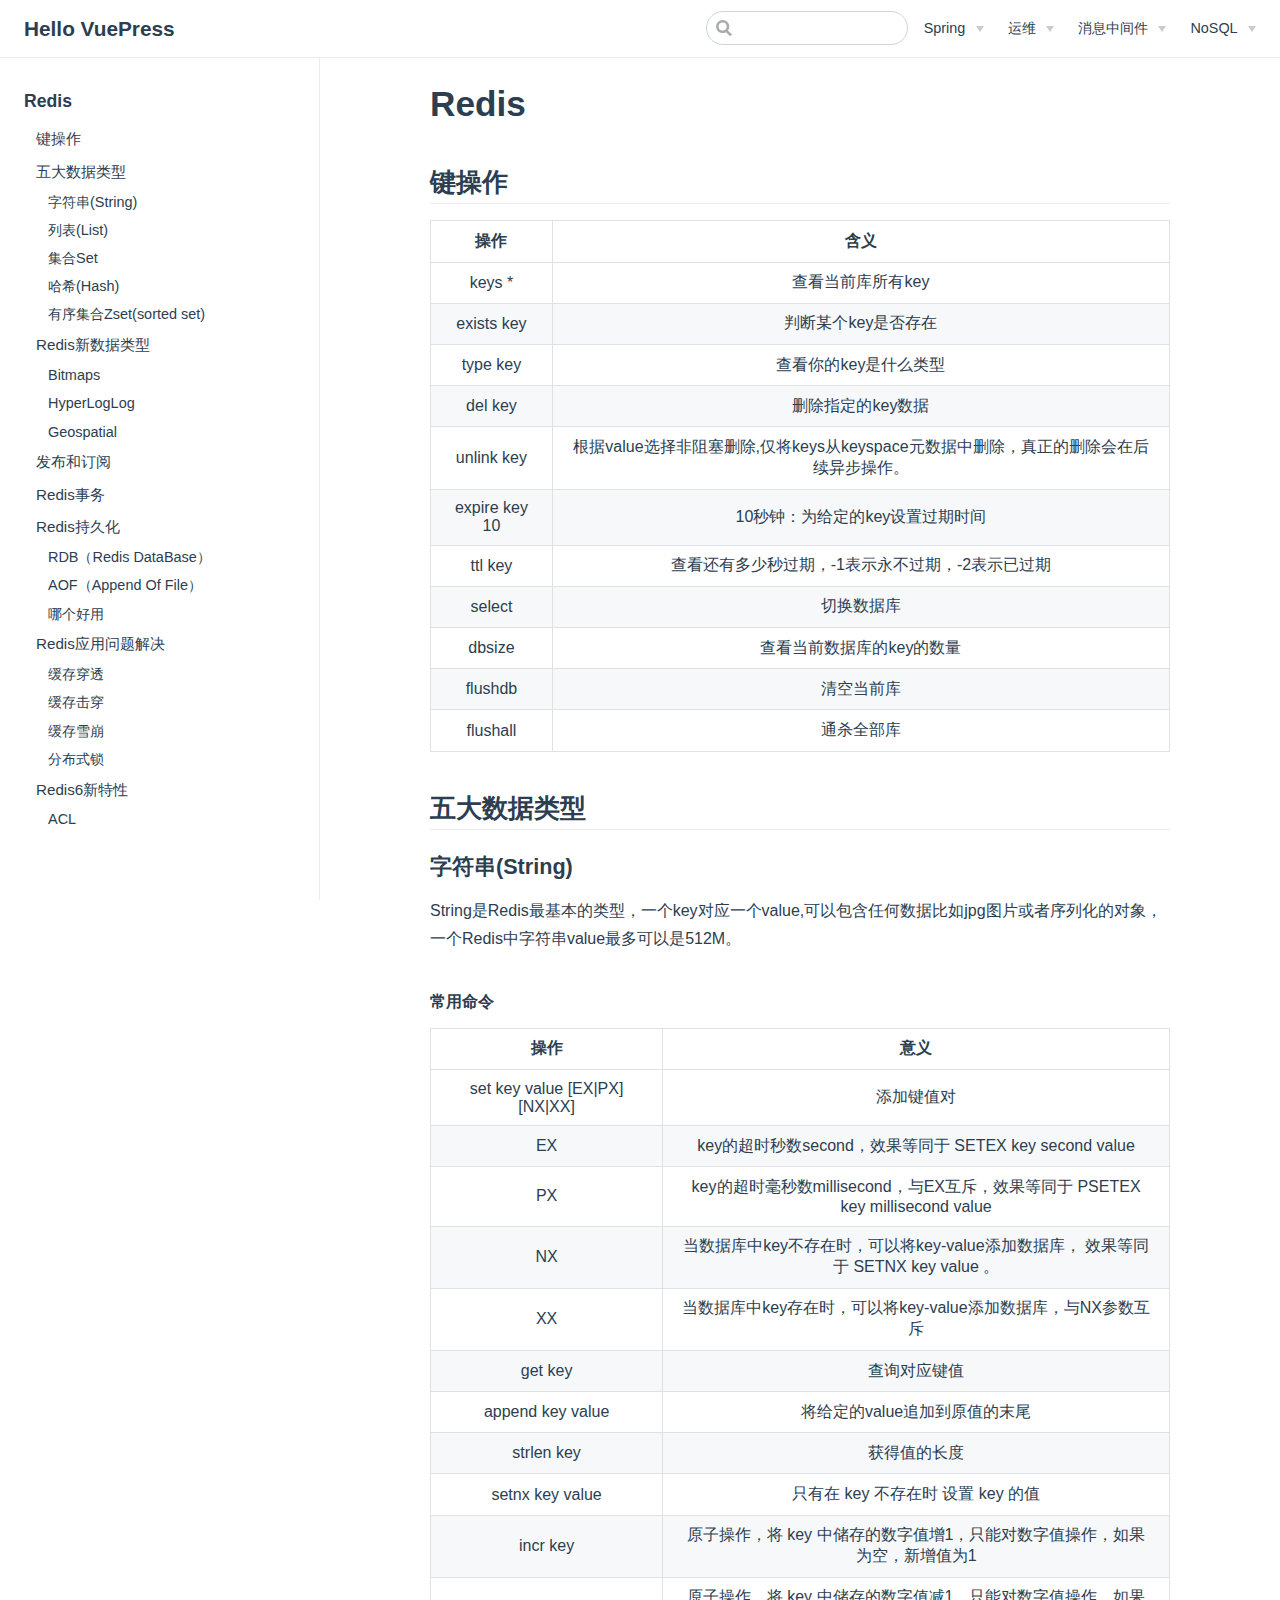
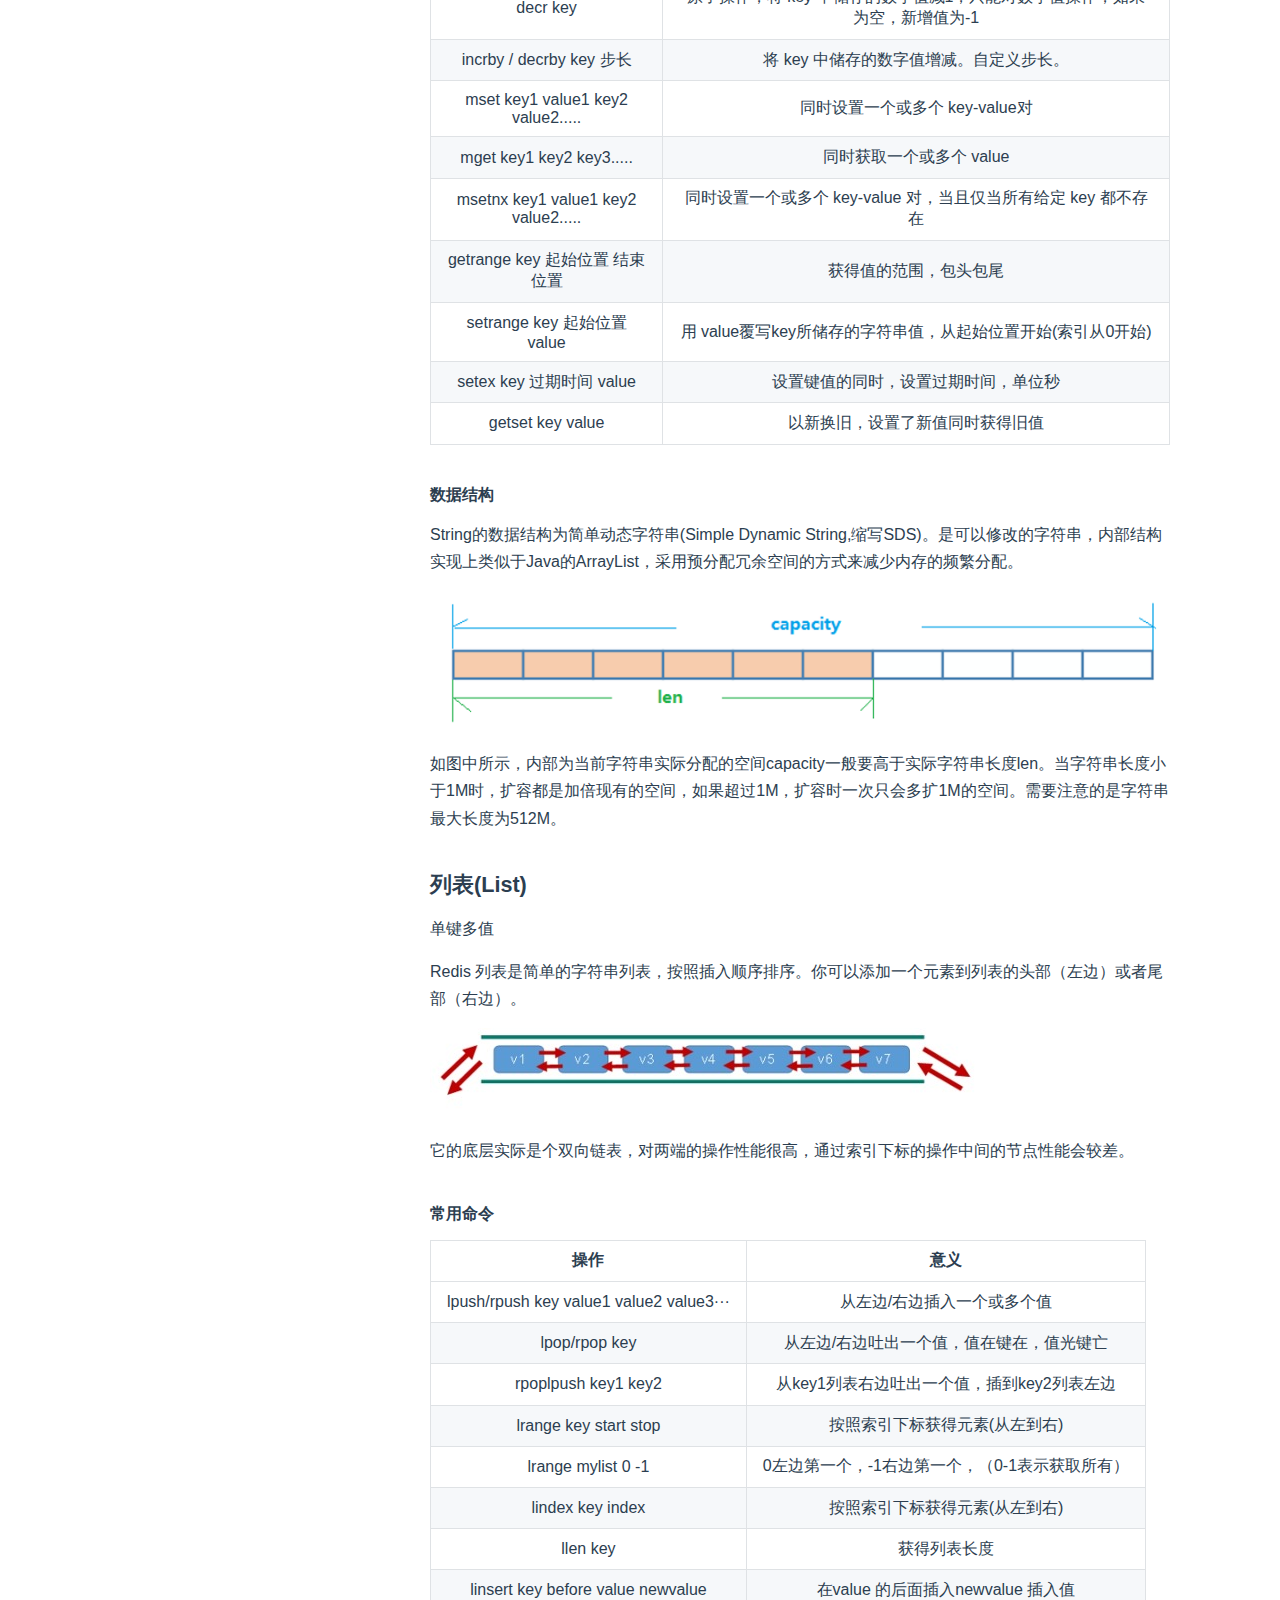
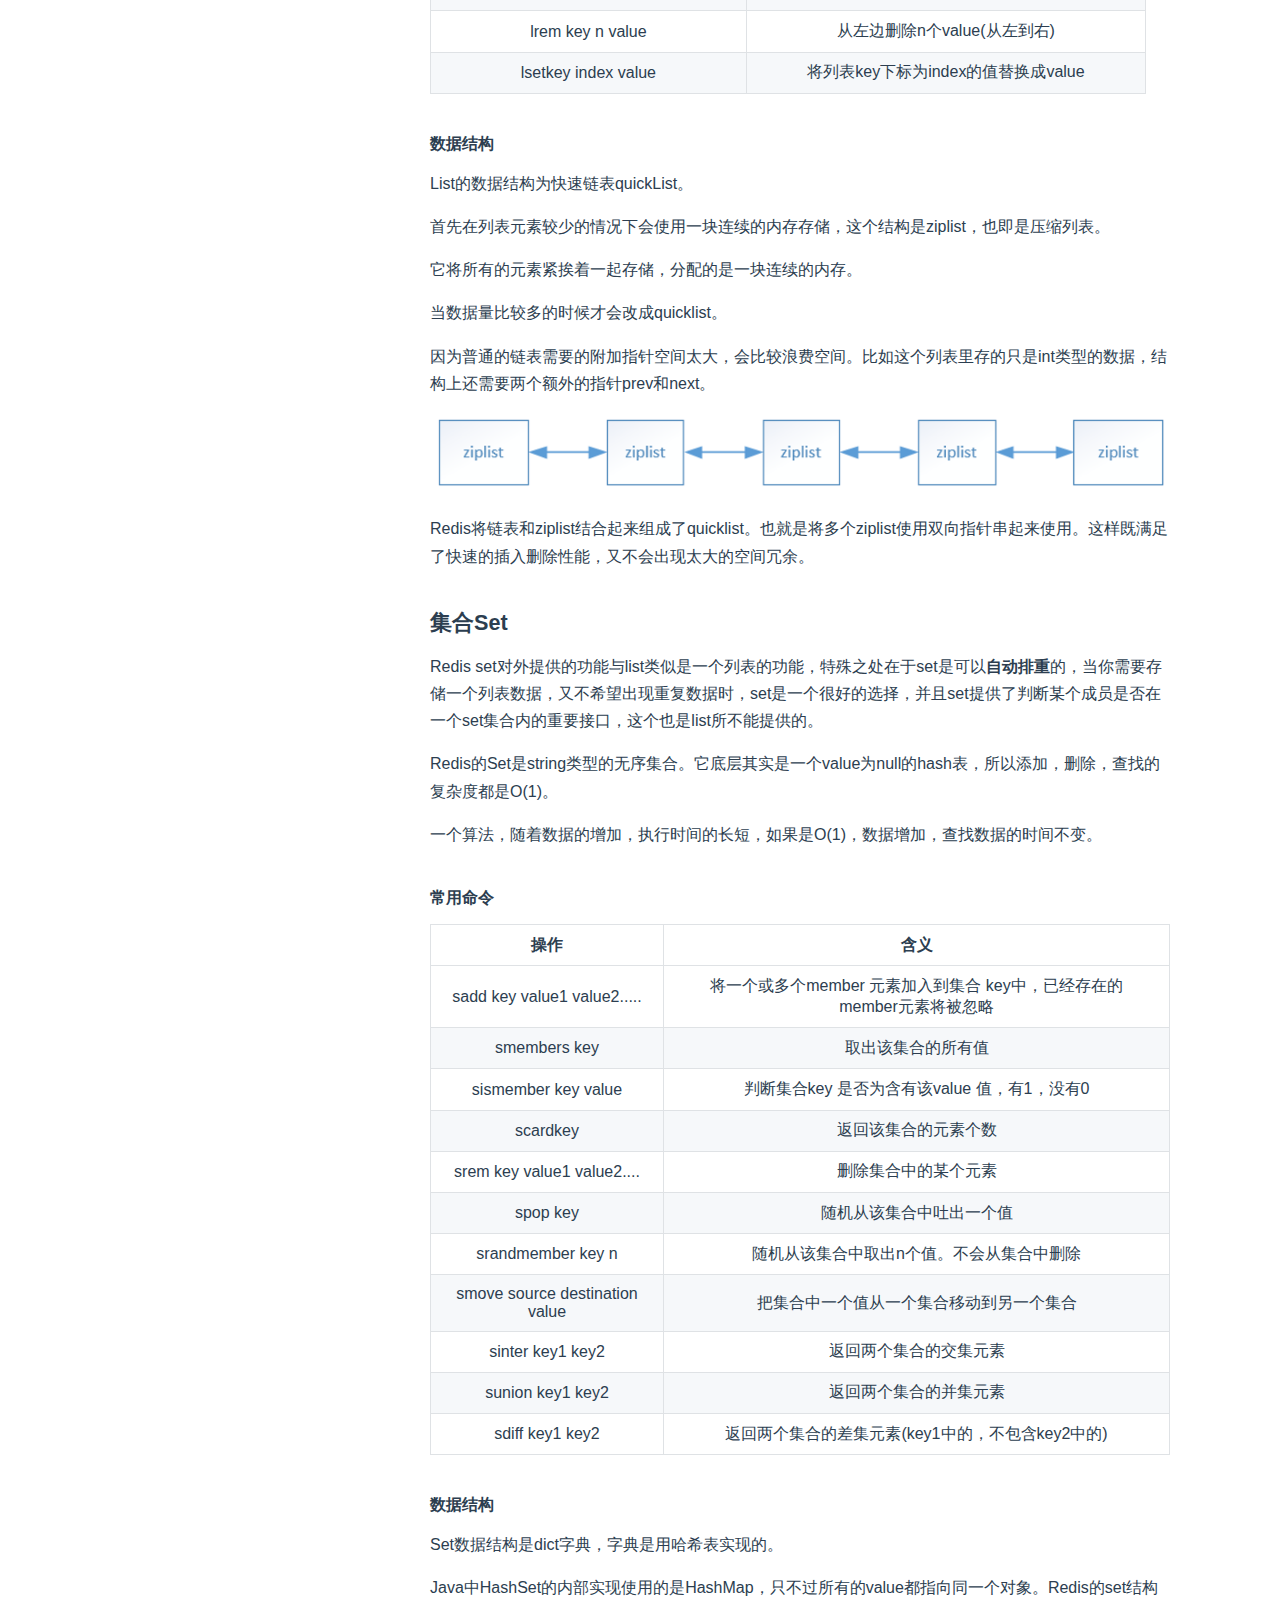
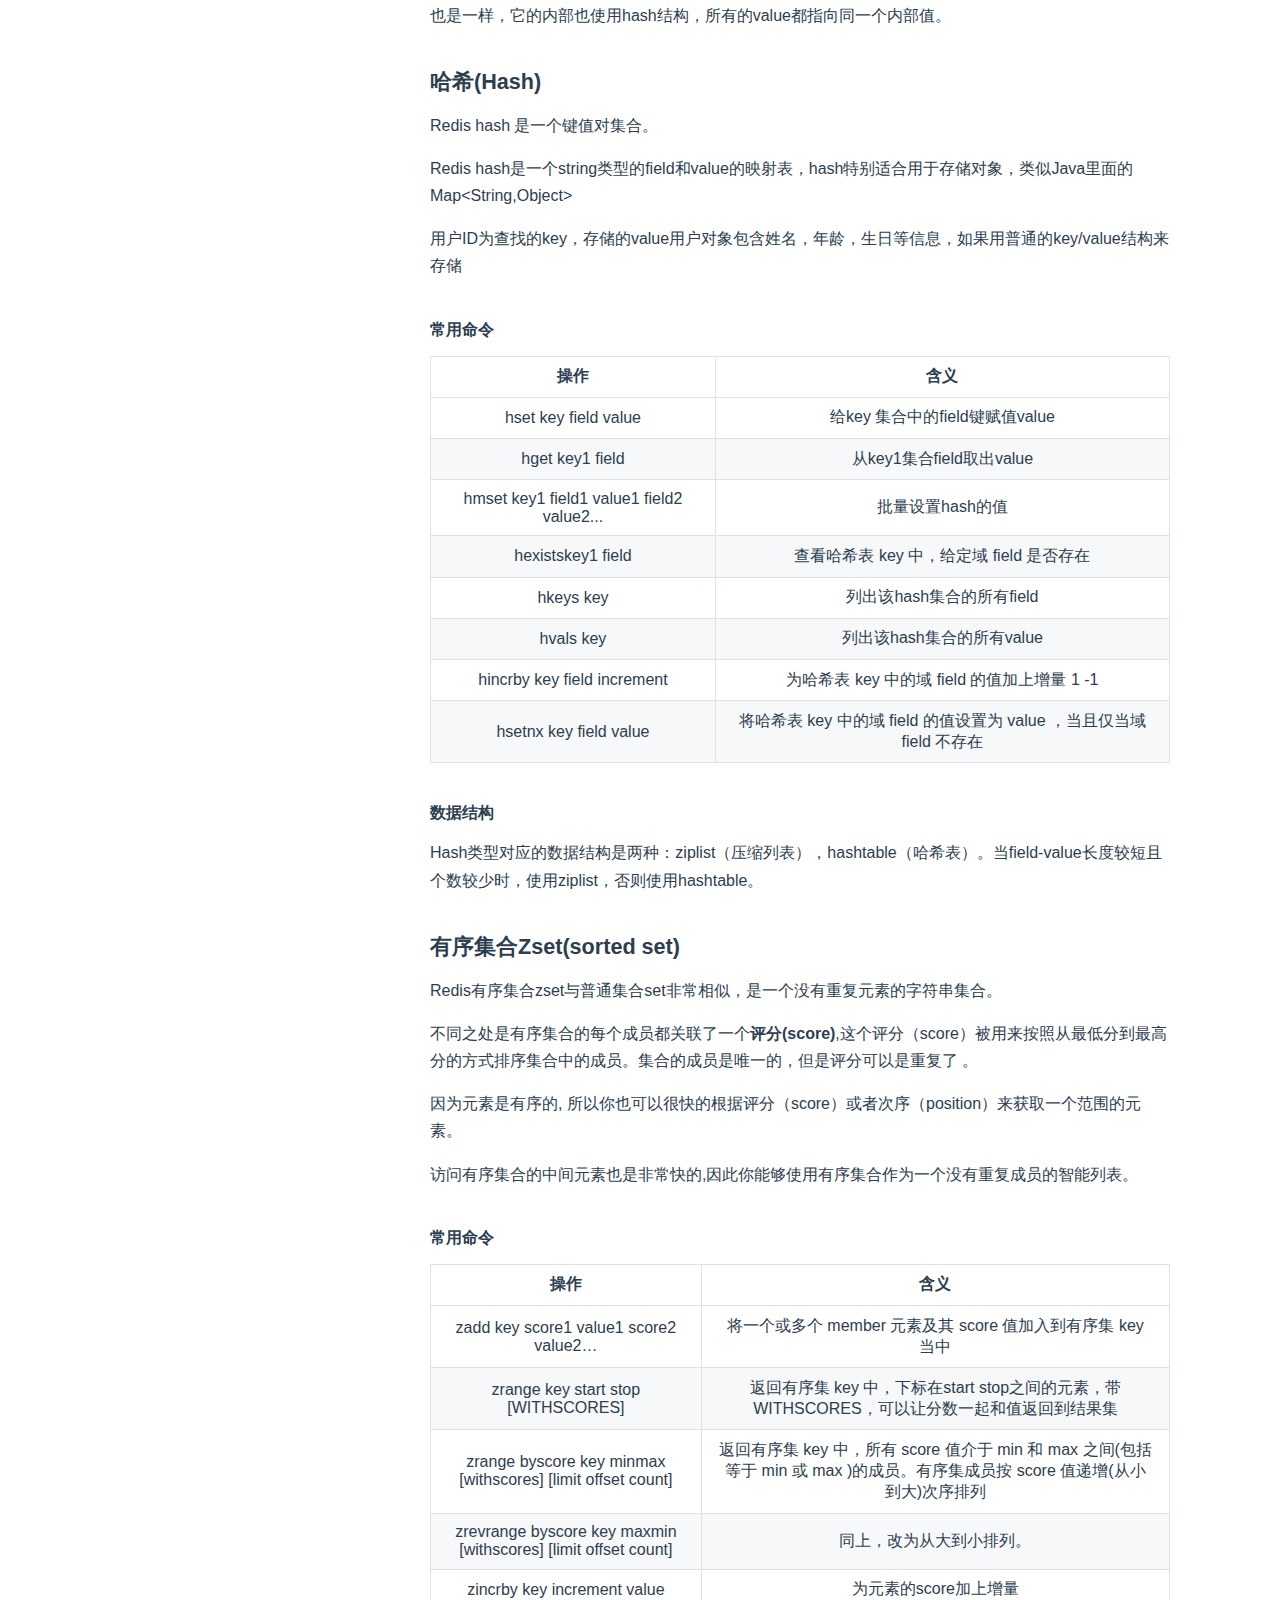
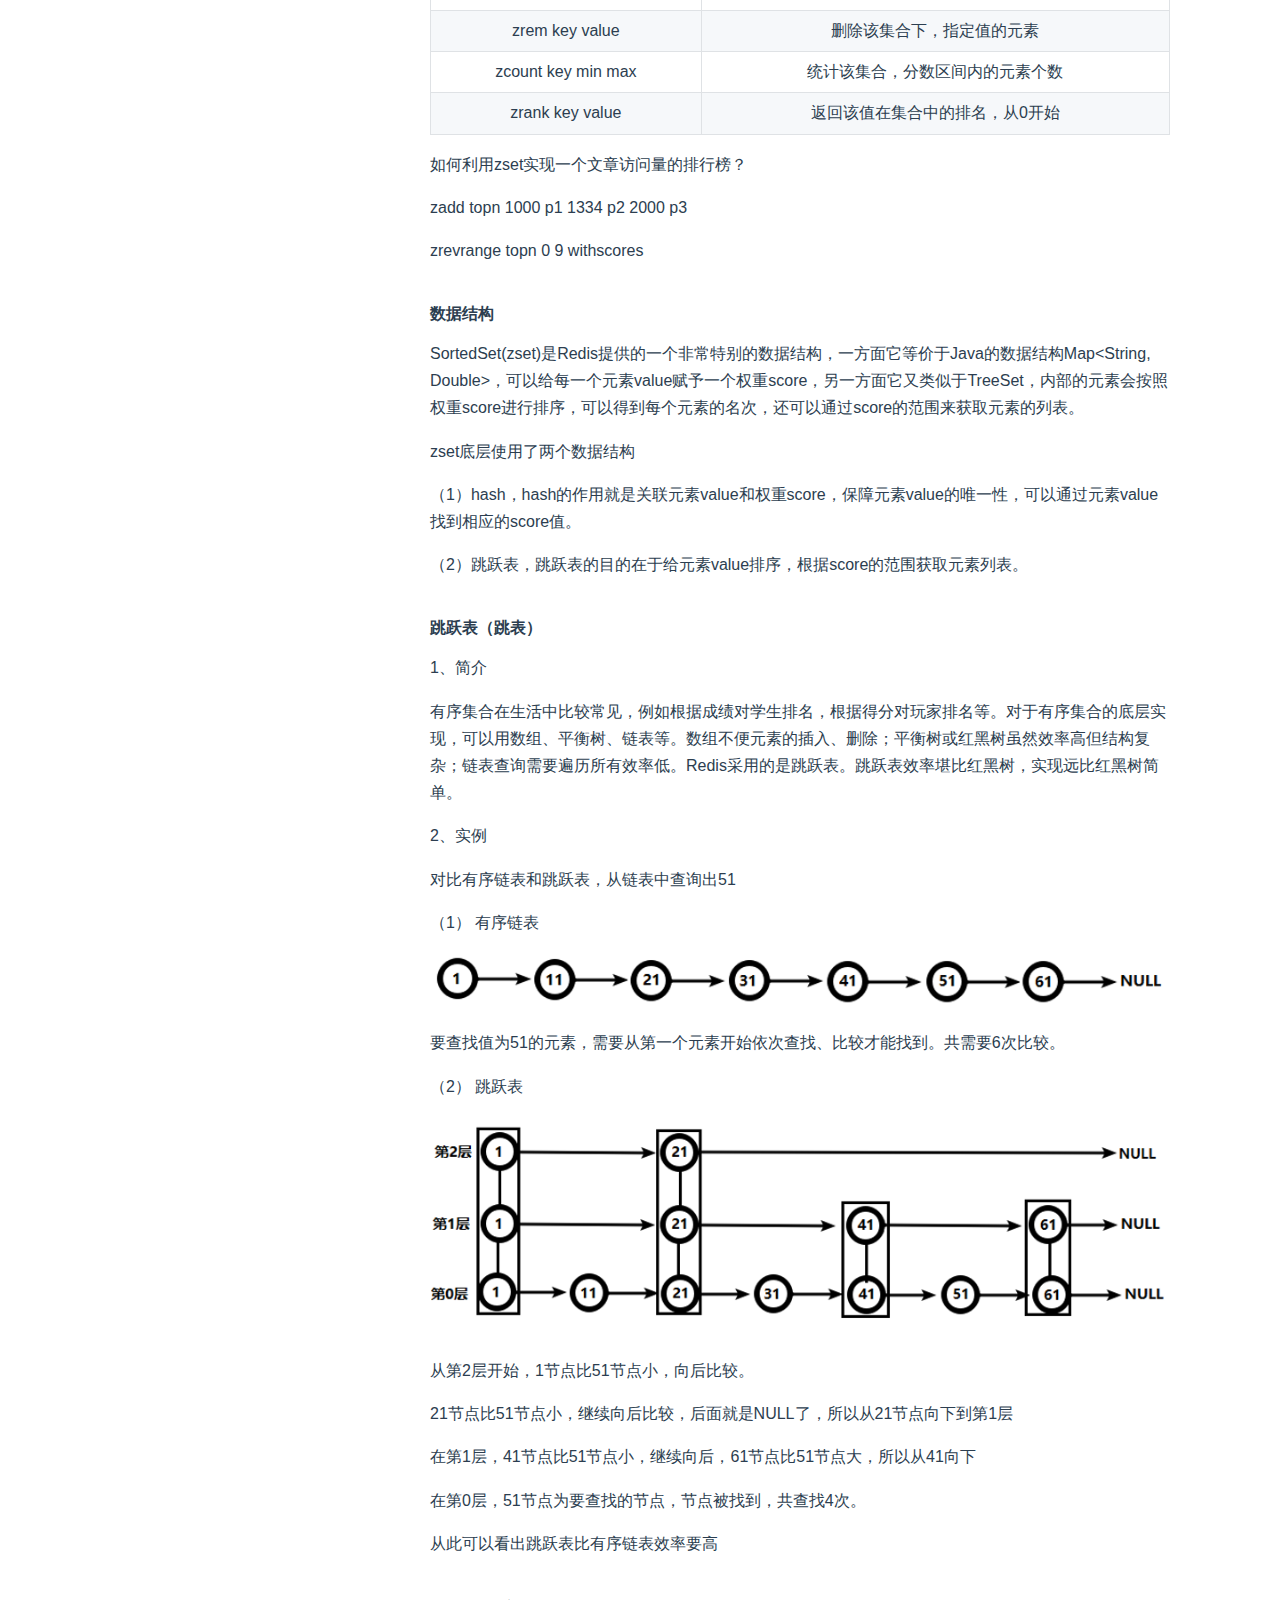
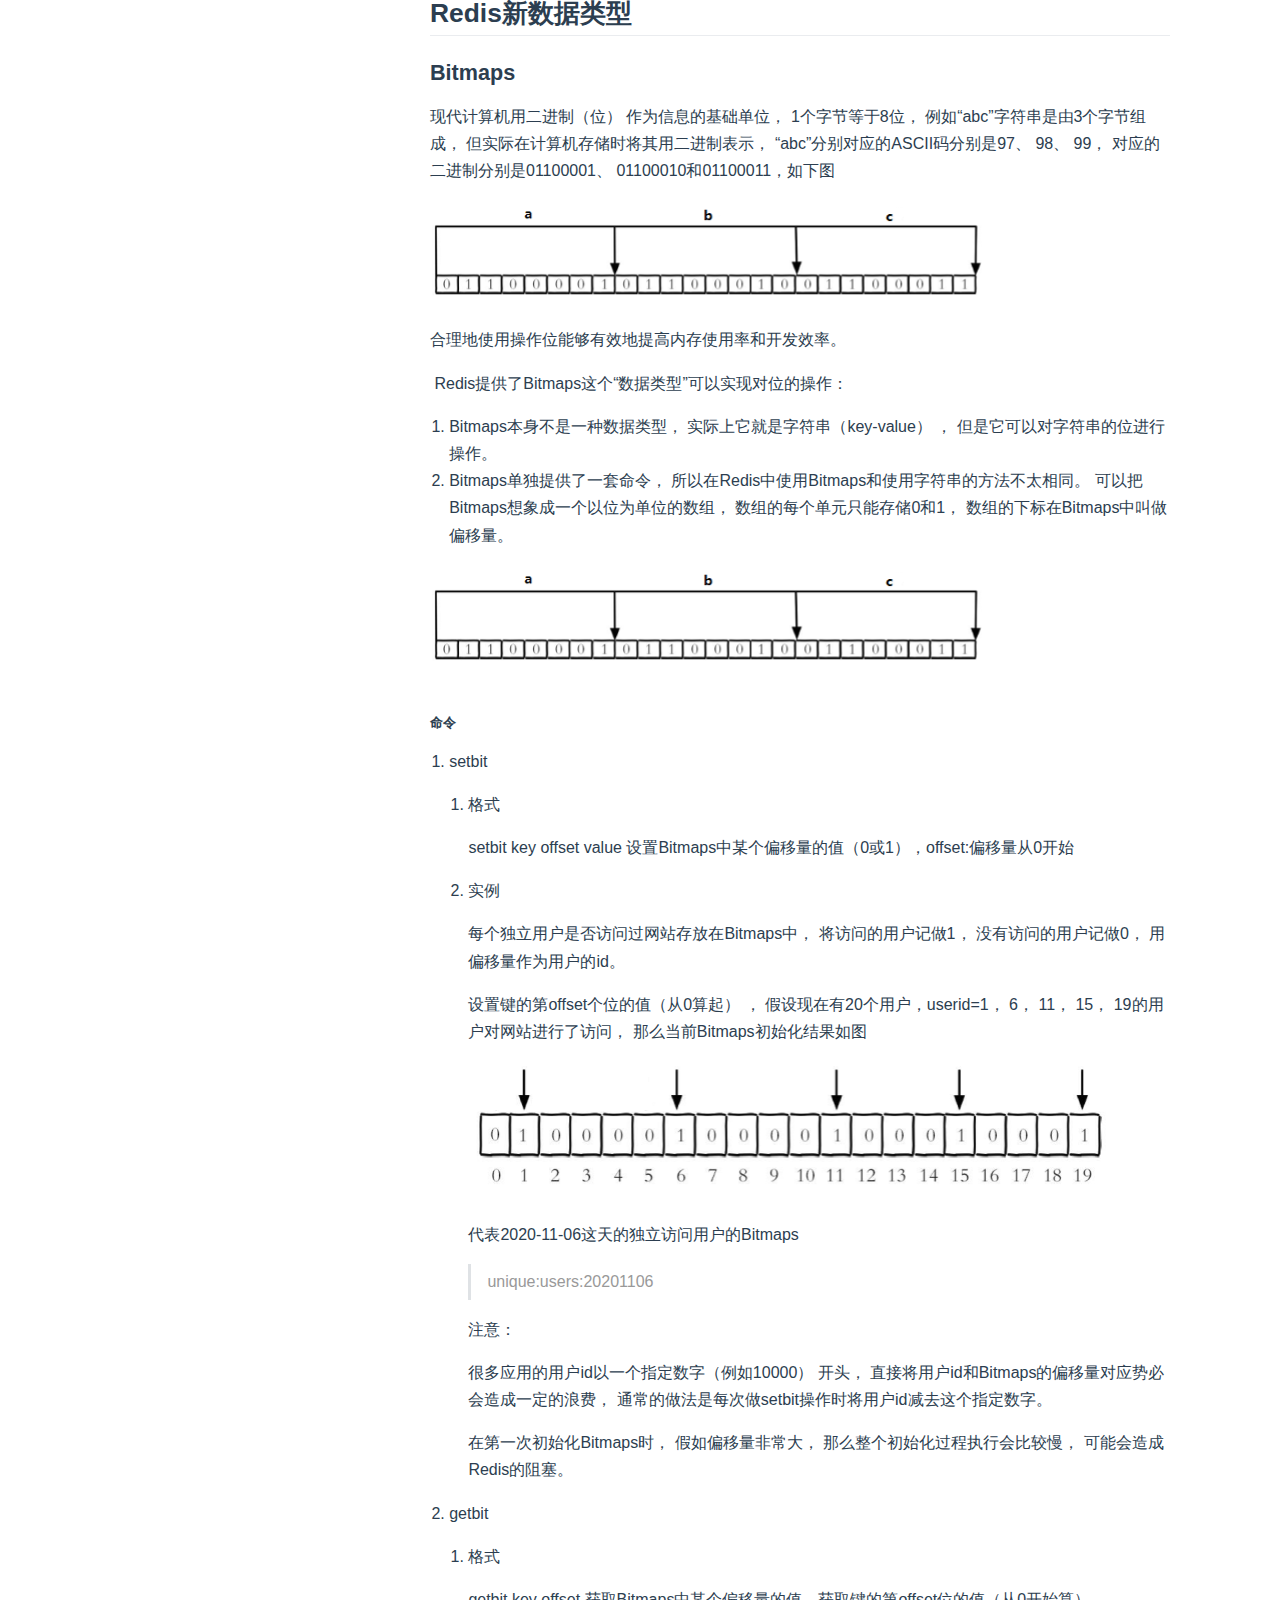
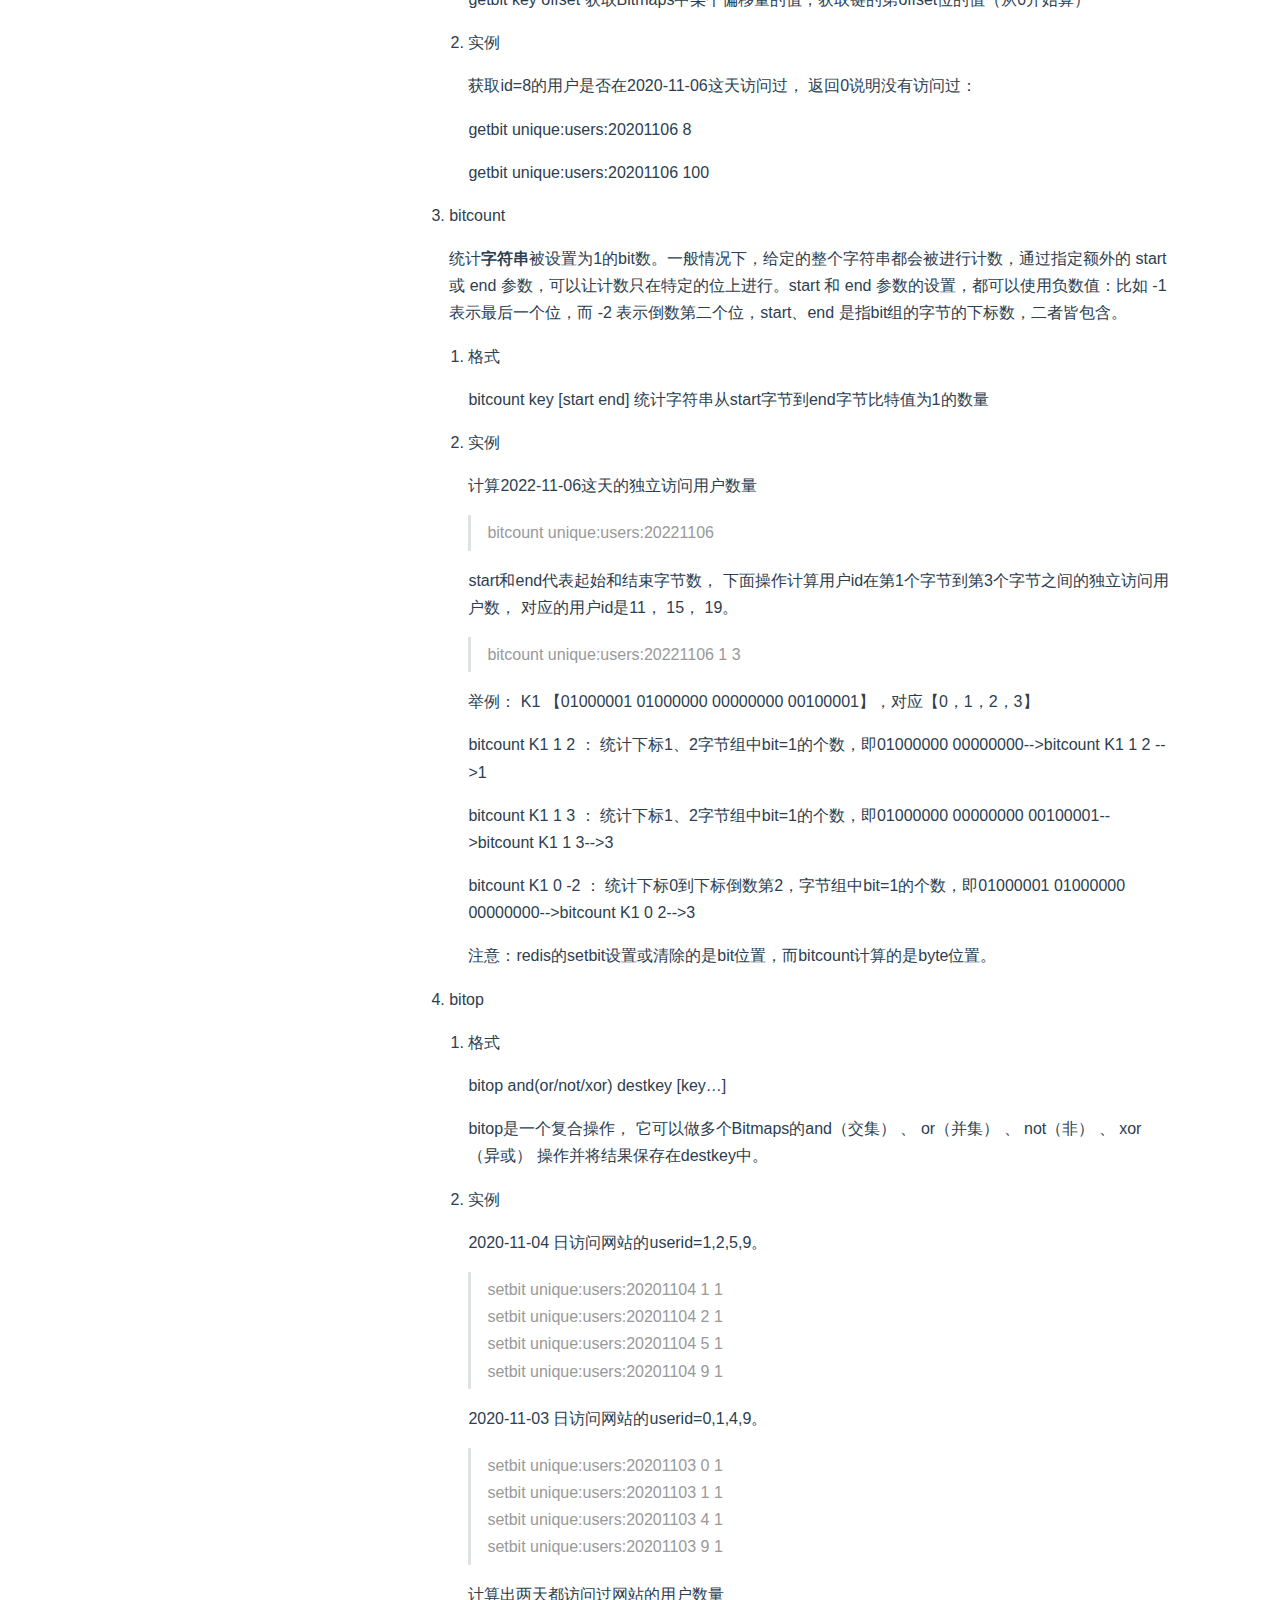
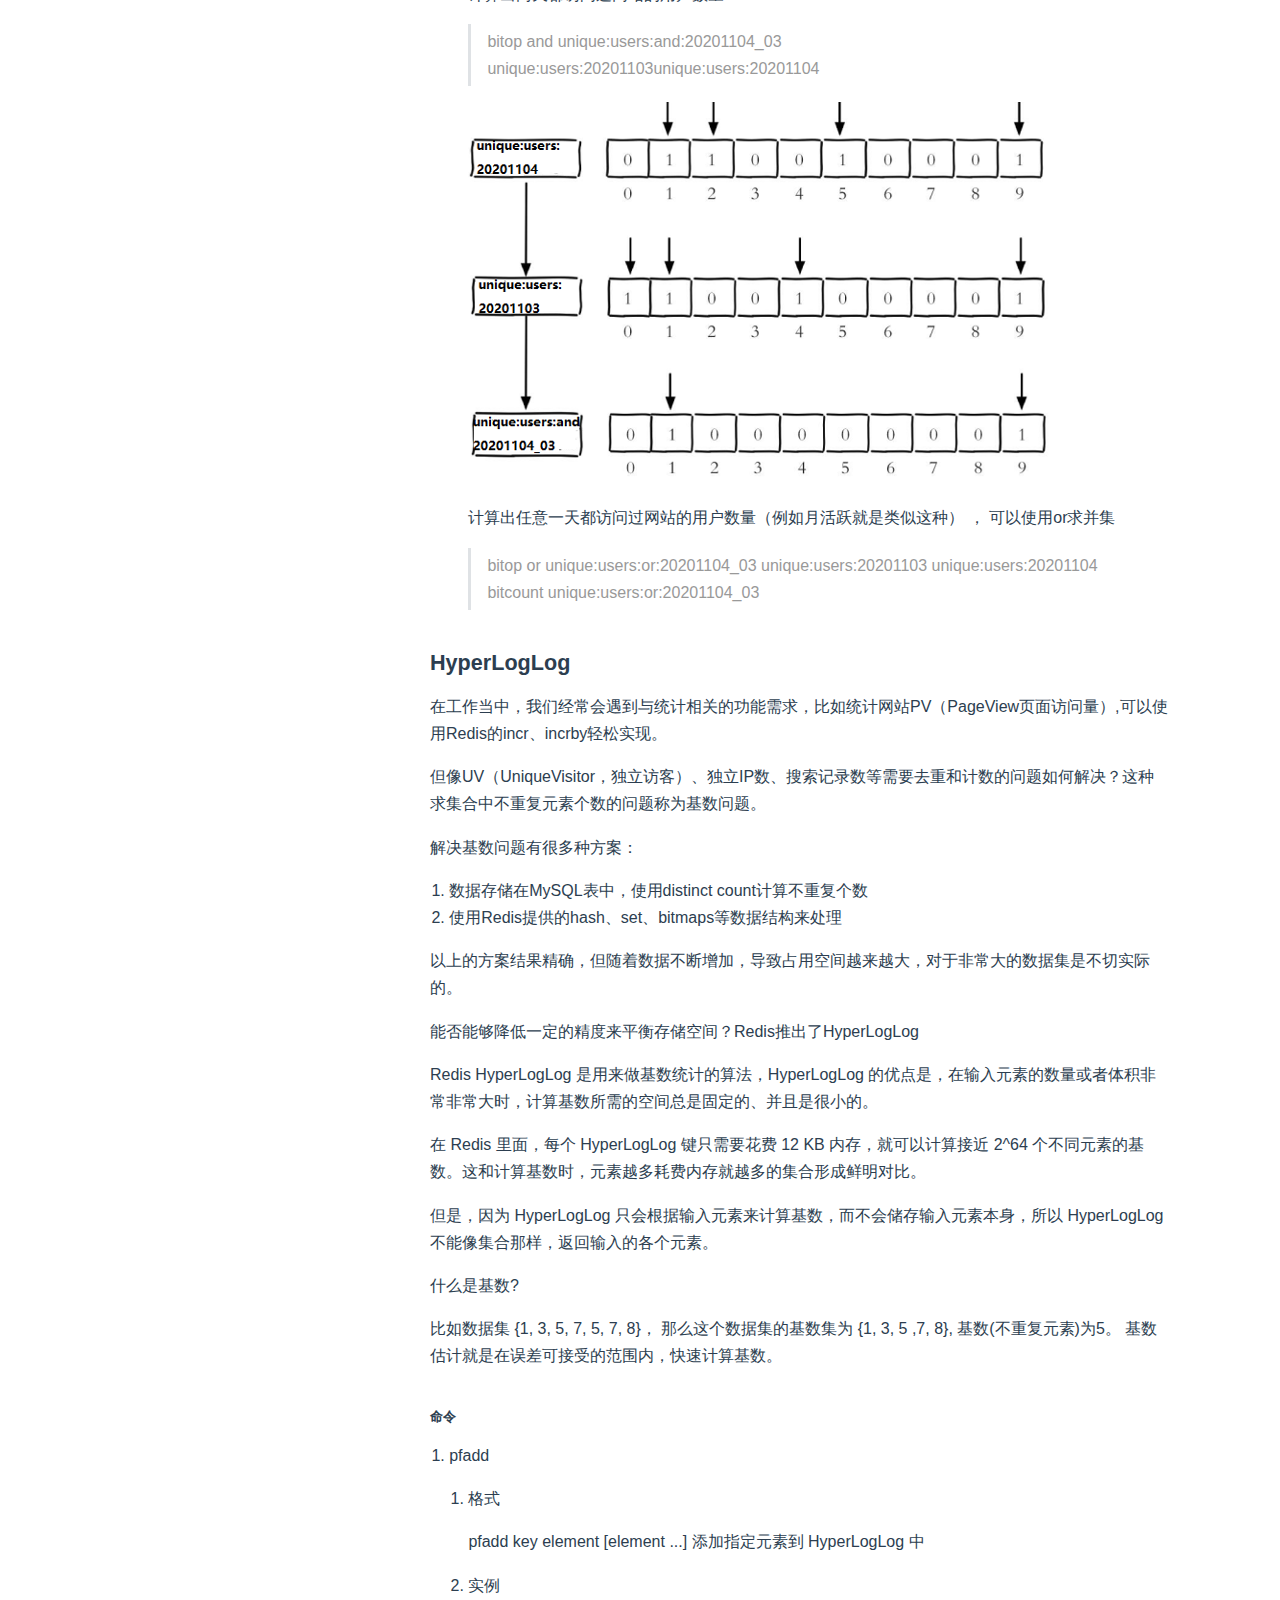
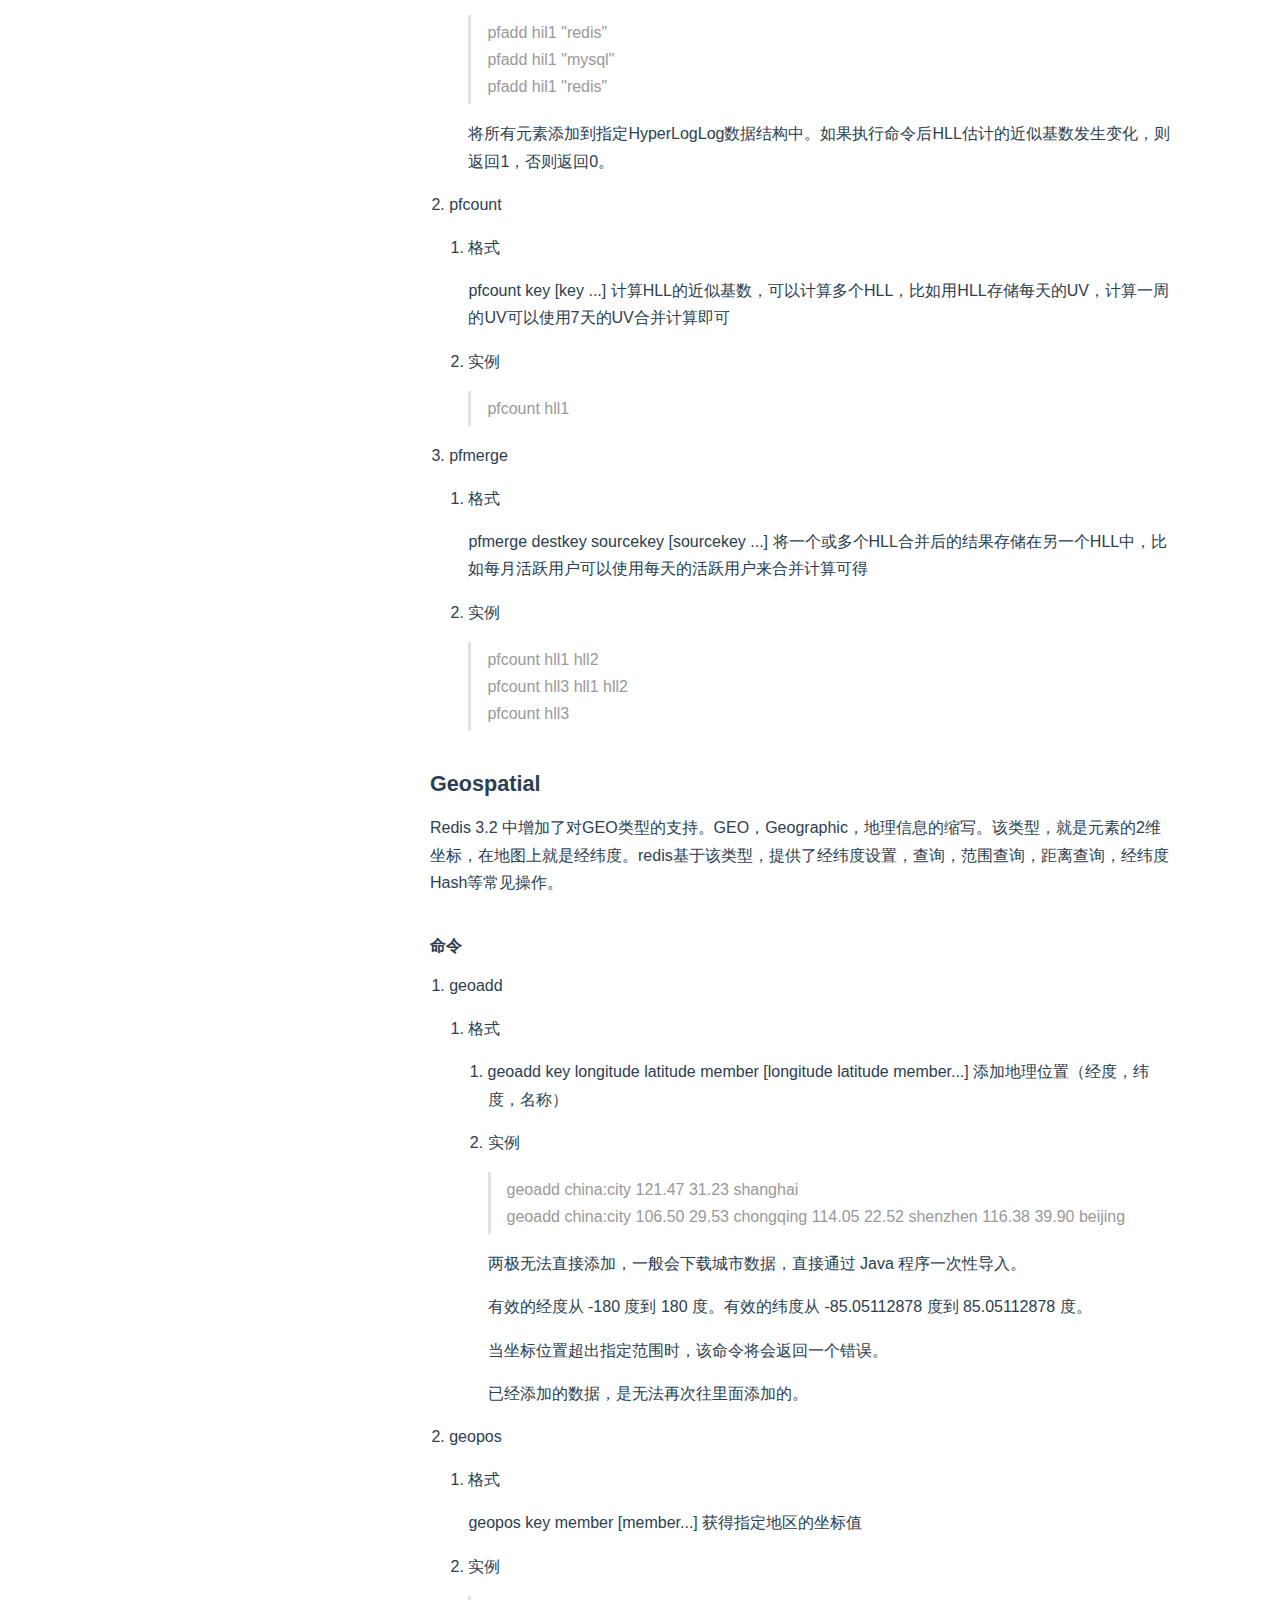
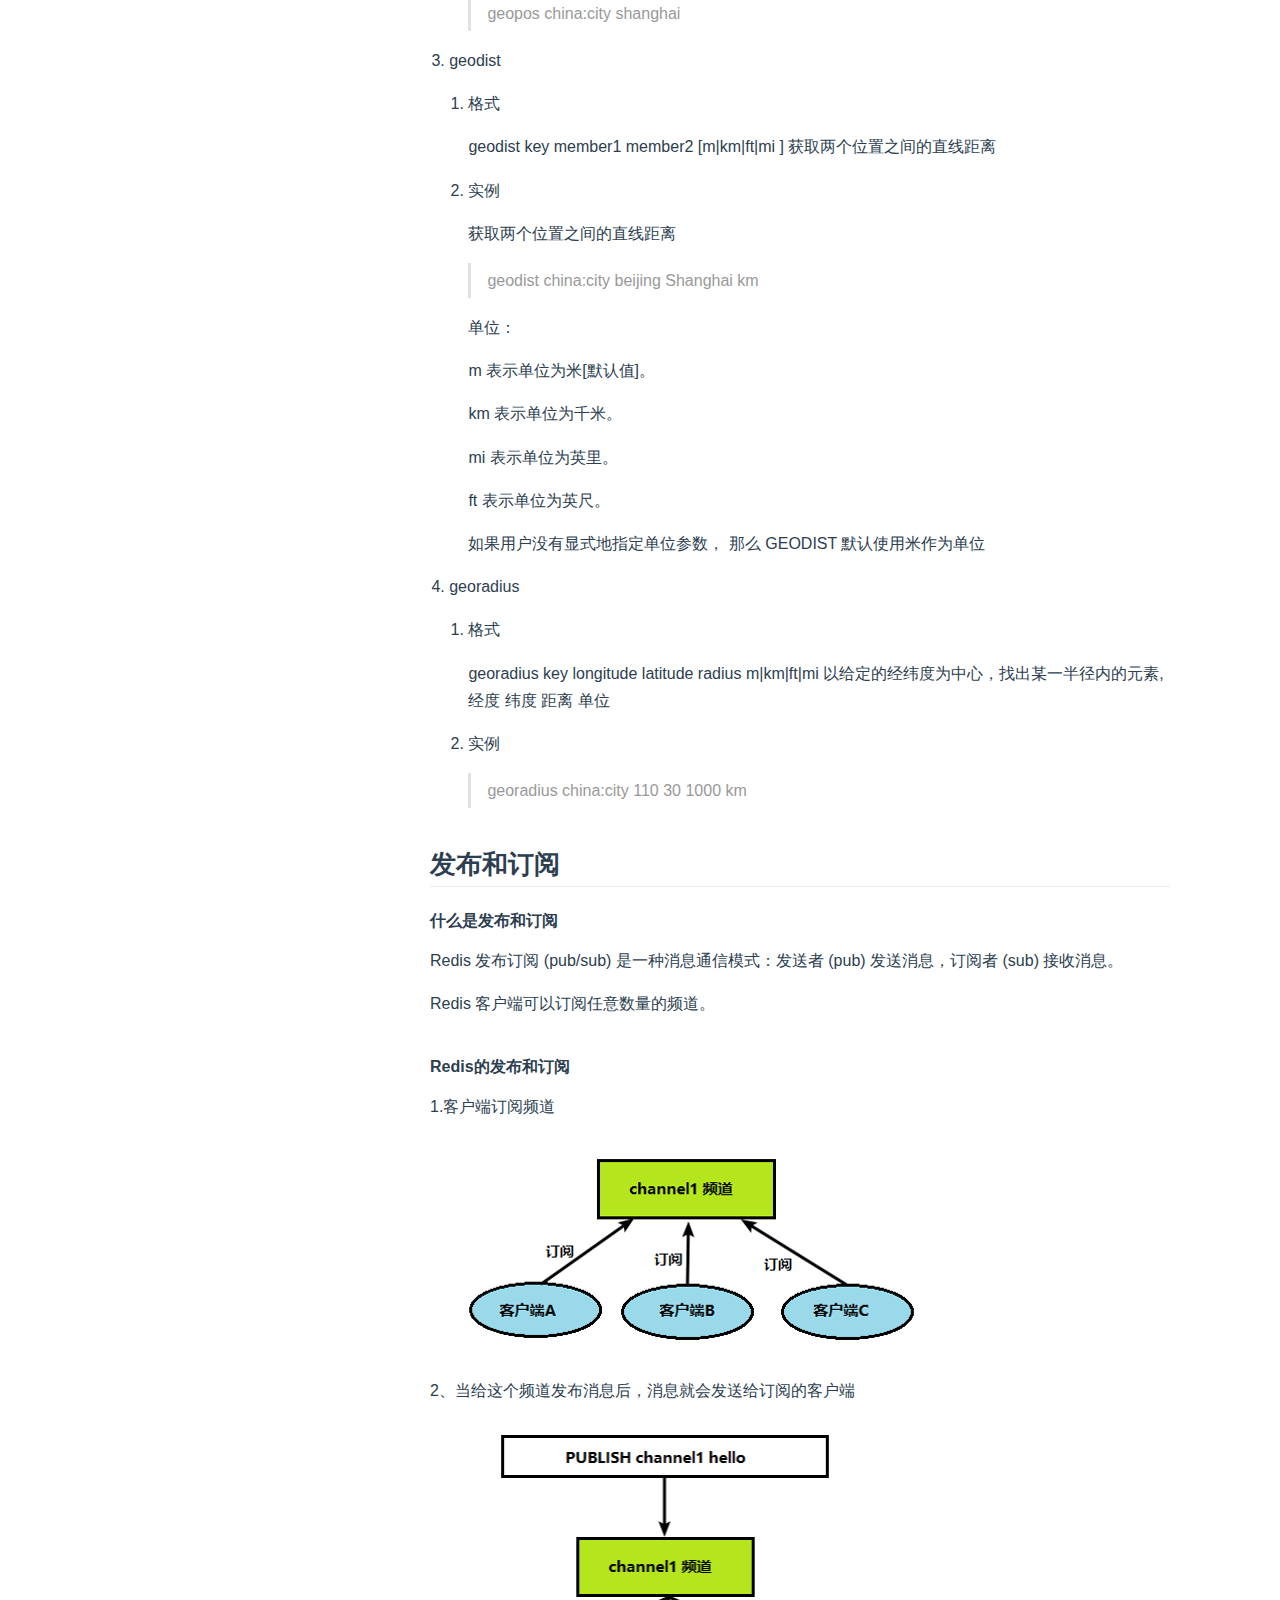
<file: NoSQL/Redis.html>
<!DOCTYPE html>
<html lang="en-US">
  <head>
    <meta charset="utf-8">
    <meta name="viewport" content="width=device-width,initial-scale=1">
    <title>Redis | Hello VuePress</title>
    <meta name="generator" content="VuePress 1.9.7">
    
    <meta name="description" content="Just playing around">
    
    <link rel="preload" href="/assets/css/0.styles.bba7ace1.css" as="style"><link rel="preload" href="/assets/js/app.ff72da0a.js" as="script"><link rel="preload" href="/assets/js/2.bafebcf4.js" as="script"><link rel="preload" href="/assets/js/3.f5992324.js" as="script"><link rel="prefetch" href="/assets/js/10.8d41c55a.js"><link rel="prefetch" href="/assets/js/11.fdb6a570.js"><link rel="prefetch" href="/assets/js/12.146efa25.js"><link rel="prefetch" href="/assets/js/13.76c1c2f0.js"><link rel="prefetch" href="/assets/js/4.1d1a9ca2.js"><link rel="prefetch" href="/assets/js/5.f866cbb4.js"><link rel="prefetch" href="/assets/js/6.37a4bfd9.js"><link rel="prefetch" href="/assets/js/7.6d30757c.js"><link rel="prefetch" href="/assets/js/8.f3235214.js"><link rel="prefetch" href="/assets/js/9.daae8f88.js">
    <link rel="stylesheet" href="/assets/css/0.styles.bba7ace1.css">
  </head>
  <body>
    <div id="app" data-server-rendered="true"><div class="theme-container"><header class="navbar"><div class="sidebar-button"><svg xmlns="http://www.w3.org/2000/svg" aria-hidden="true" role="img" viewBox="0 0 448 512" class="icon"><path fill="currentColor" d="M436 124H12c-6.627 0-12-5.373-12-12V80c0-6.627 5.373-12 12-12h424c6.627 0 12 5.373 12 12v32c0 6.627-5.373 12-12 12zm0 160H12c-6.627 0-12-5.373-12-12v-32c0-6.627 5.373-12 12-12h424c6.627 0 12 5.373 12 12v32c0 6.627-5.373 12-12 12zm0 160H12c-6.627 0-12-5.373-12-12v-32c0-6.627 5.373-12 12-12h424c6.627 0 12 5.373 12 12v32c0 6.627-5.373 12-12 12z"></path></svg></div> <a href="/" class="home-link router-link-active"><!----> <span class="site-name">Hello VuePress</span></a> <div class="links"><div class="search-box"><input aria-label="Search" autocomplete="off" spellcheck="false" value=""> <!----></div> <nav class="nav-links can-hide"><div class="nav-item"><div class="dropdown-wrapper"><button type="button" aria-label="Spring" class="dropdown-title"><span class="title">Spring</span> <span class="arrow down"></span></button> <button type="button" aria-label="Spring" class="mobile-dropdown-title"><span class="title">Spring</span> <span class="arrow right"></span></button> <ul class="nav-dropdown" style="display:none;"><li class="dropdown-item"><!----> <a href="/Spring/SpringCloud/" class="nav-link">
  SpringCloud
</a></li><li class="dropdown-item"><!----> <a href="/Spring/SpringCloud Alibaba/" class="nav-link">
  SpringCloud Alibaba
</a></li></ul></div></div><div class="nav-item"><div class="dropdown-wrapper"><button type="button" aria-label="运维" class="dropdown-title"><span class="title">运维</span> <span class="arrow down"></span></button> <button type="button" aria-label="运维" class="mobile-dropdown-title"><span class="title">运维</span> <span class="arrow right"></span></button> <ul class="nav-dropdown" style="display:none;"><li class="dropdown-item"><!----> <a href="/operation/Linux/" class="nav-link">
  Linux
</a></li></ul></div></div><div class="nav-item"><div class="dropdown-wrapper"><button type="button" aria-label="消息中间件" class="dropdown-title"><span class="title">消息中间件</span> <span class="arrow down"></span></button> <button type="button" aria-label="消息中间件" class="mobile-dropdown-title"><span class="title">消息中间件</span> <span class="arrow right"></span></button> <ul class="nav-dropdown" style="display:none;"><li class="dropdown-item"><!----> <a href="/middleware/RabbitMQ/" class="nav-link">
  RabbitMQ
</a></li></ul></div></div><div class="nav-item"><div class="dropdown-wrapper"><button type="button" aria-label="NoSQL" class="dropdown-title"><span class="title">NoSQL</span> <span class="arrow down"></span></button> <button type="button" aria-label="NoSQL" class="mobile-dropdown-title"><span class="title">NoSQL</span> <span class="arrow right"></span></button> <ul class="nav-dropdown" style="display:none;"><li class="dropdown-item"><!----> <a href="/NoSQL/Redis/" class="nav-link">
  Redis
</a></li></ul></div></div> <!----></nav></div></header> <div class="sidebar-mask"></div> <aside class="sidebar"><nav class="nav-links"><div class="nav-item"><div class="dropdown-wrapper"><button type="button" aria-label="Spring" class="dropdown-title"><span class="title">Spring</span> <span class="arrow down"></span></button> <button type="button" aria-label="Spring" class="mobile-dropdown-title"><span class="title">Spring</span> <span class="arrow right"></span></button> <ul class="nav-dropdown" style="display:none;"><li class="dropdown-item"><!----> <a href="/Spring/SpringCloud/" class="nav-link">
  SpringCloud
</a></li><li class="dropdown-item"><!----> <a href="/Spring/SpringCloud Alibaba/" class="nav-link">
  SpringCloud Alibaba
</a></li></ul></div></div><div class="nav-item"><div class="dropdown-wrapper"><button type="button" aria-label="运维" class="dropdown-title"><span class="title">运维</span> <span class="arrow down"></span></button> <button type="button" aria-label="运维" class="mobile-dropdown-title"><span class="title">运维</span> <span class="arrow right"></span></button> <ul class="nav-dropdown" style="display:none;"><li class="dropdown-item"><!----> <a href="/operation/Linux/" class="nav-link">
  Linux
</a></li></ul></div></div><div class="nav-item"><div class="dropdown-wrapper"><button type="button" aria-label="消息中间件" class="dropdown-title"><span class="title">消息中间件</span> <span class="arrow down"></span></button> <button type="button" aria-label="消息中间件" class="mobile-dropdown-title"><span class="title">消息中间件</span> <span class="arrow right"></span></button> <ul class="nav-dropdown" style="display:none;"><li class="dropdown-item"><!----> <a href="/middleware/RabbitMQ/" class="nav-link">
  RabbitMQ
</a></li></ul></div></div><div class="nav-item"><div class="dropdown-wrapper"><button type="button" aria-label="NoSQL" class="dropdown-title"><span class="title">NoSQL</span> <span class="arrow down"></span></button> <button type="button" aria-label="NoSQL" class="mobile-dropdown-title"><span class="title">NoSQL</span> <span class="arrow right"></span></button> <ul class="nav-dropdown" style="display:none;"><li class="dropdown-item"><!----> <a href="/NoSQL/Redis/" class="nav-link">
  Redis
</a></li></ul></div></div> <!----></nav>  <ul class="sidebar-links"><li><section class="sidebar-group depth-0"><p class="sidebar-heading open"><span>Redis</span> <!----></p> <ul class="sidebar-links sidebar-group-items"><li><a href="/NoSQL/Redis.html#键操作" class="sidebar-link">键操作</a><ul class="sidebar-sub-headers"></ul></li><li><a href="/NoSQL/Redis.html#五大数据类型" class="sidebar-link">五大数据类型</a><ul class="sidebar-sub-headers"><li class="sidebar-sub-header"><a href="/NoSQL/Redis.html#字符串-string" class="sidebar-link">字符串(String)</a></li><li class="sidebar-sub-header"><a href="/NoSQL/Redis.html#列表-list" class="sidebar-link">列表(List)</a></li><li class="sidebar-sub-header"><a href="/NoSQL/Redis.html#集合set" class="sidebar-link">集合Set</a></li><li class="sidebar-sub-header"><a href="/NoSQL/Redis.html#哈希-hash" class="sidebar-link">哈希(Hash)</a></li><li class="sidebar-sub-header"><a href="/NoSQL/Redis.html#有序集合zset-sorted-set" class="sidebar-link">有序集合Zset(sorted set)</a></li></ul></li><li><a href="/NoSQL/Redis.html#redis新数据类型" class="sidebar-link">Redis新数据类型</a><ul class="sidebar-sub-headers"><li class="sidebar-sub-header"><a href="/NoSQL/Redis.html#bitmaps" class="sidebar-link">Bitmaps</a></li><li class="sidebar-sub-header"><a href="/NoSQL/Redis.html#hyperloglog" class="sidebar-link">HyperLogLog</a></li><li class="sidebar-sub-header"><a href="/NoSQL/Redis.html#geospatial" class="sidebar-link">Geospatial</a></li></ul></li><li><a href="/NoSQL/Redis.html#发布和订阅" class="sidebar-link">发布和订阅</a><ul class="sidebar-sub-headers"></ul></li><li><a href="/NoSQL/Redis.html#redis事务" class="sidebar-link">Redis事务</a><ul class="sidebar-sub-headers"></ul></li><li><a href="/NoSQL/Redis.html#redis持久化" class="sidebar-link">Redis持久化</a><ul class="sidebar-sub-headers"><li class="sidebar-sub-header"><a href="/NoSQL/Redis.html#rdb-redis-database" class="sidebar-link">RDB（Redis DataBase）</a></li><li class="sidebar-sub-header"><a href="/NoSQL/Redis.html#aof-append-of-file" class="sidebar-link">AOF（Append Of File）</a></li><li class="sidebar-sub-header"><a href="/NoSQL/Redis.html#哪个好用" class="sidebar-link">哪个好用</a></li></ul></li><li><a href="/NoSQL/Redis.html#redis应用问题解决" class="sidebar-link">Redis应用问题解决</a><ul class="sidebar-sub-headers"><li class="sidebar-sub-header"><a href="/NoSQL/Redis.html#缓存穿透" class="sidebar-link">缓存穿透</a></li><li class="sidebar-sub-header"><a href="/NoSQL/Redis.html#缓存击穿" class="sidebar-link">缓存击穿</a></li><li class="sidebar-sub-header"><a href="/NoSQL/Redis.html#缓存雪崩" class="sidebar-link">缓存雪崩</a></li><li class="sidebar-sub-header"><a href="/NoSQL/Redis.html#分布式锁" class="sidebar-link">分布式锁</a></li></ul></li><li><a href="/NoSQL/Redis.html#redis6新特性" class="sidebar-link">Redis6新特性</a><ul class="sidebar-sub-headers"><li class="sidebar-sub-header"><a href="/NoSQL/Redis.html#acl" class="sidebar-link">ACL</a></li></ul></li></ul></section></li></ul> </aside> <main class="page"> <div class="theme-default-content content__default"><h1 id="redis"><a href="#redis" class="header-anchor">#</a> Redis</h1> <h2 id="键操作"><a href="#键操作" class="header-anchor">#</a> 键操作</h2> <table><thead><tr><th style="text-align:center;">操作</th> <th style="text-align:center;">含义</th></tr></thead> <tbody><tr><td style="text-align:center;">keys *</td> <td style="text-align:center;">查看当前库所有key</td></tr> <tr><td style="text-align:center;">exists key</td> <td style="text-align:center;">判断某个key是否存在</td></tr> <tr><td style="text-align:center;">type key</td> <td style="text-align:center;">查看你的key是什么类型</td></tr> <tr><td style="text-align:center;">del key</td> <td style="text-align:center;">删除指定的key数据</td></tr> <tr><td style="text-align:center;">unlink key</td> <td style="text-align:center;">根据value选择非阻塞删除,仅将keys从keyspace元数据中删除，真正的删除会在后续异步操作。</td></tr> <tr><td style="text-align:center;">expire key 10</td> <td style="text-align:center;">10秒钟：为给定的key设置过期时间</td></tr> <tr><td style="text-align:center;">ttl key</td> <td style="text-align:center;">查看还有多少秒过期，-1表示永不过期，-2表示已过期</td></tr> <tr><td style="text-align:center;">select</td> <td style="text-align:center;">切换数据库</td></tr> <tr><td style="text-align:center;">dbsize</td> <td style="text-align:center;">查看当前数据库的key的数量</td></tr> <tr><td style="text-align:center;">flushdb</td> <td style="text-align:center;">清空当前库</td></tr> <tr><td style="text-align:center;">flushall</td> <td style="text-align:center;">通杀全部库</td></tr></tbody></table> <h2 id="五大数据类型"><a href="#五大数据类型" class="header-anchor">#</a> 五大数据类型</h2> <h3 id="字符串-string"><a href="#字符串-string" class="header-anchor">#</a> 字符串(String)</h3> <p>String是Redis最基本的类型，一个key对应一个value,可以包含任何数据比如jpg图片或者序列化的对象，一个Redis中字符串value最多可以是512M。</p> <span id="jump"></span> <h4 id="常用命令"><a href="#常用命令" class="header-anchor">#</a> 常用命令</h4> <table><thead><tr><th style="text-align:center;">操作</th> <th style="text-align:center;">意义</th></tr></thead> <tbody><tr><td style="text-align:center;">set  key value [EX|PX] [NX|XX]</td> <td style="text-align:center;">添加键值对</td></tr> <tr><td style="text-align:center;">EX</td> <td style="text-align:center;">key的超时秒数second，效果等同于 SETEX key second value</td></tr> <tr><td style="text-align:center;">PX</td> <td style="text-align:center;">key的超时毫秒数millisecond，与EX互斥，效果等同于 PSETEX key millisecond value</td></tr> <tr><td style="text-align:center;">NX</td> <td style="text-align:center;">当数据库中key不存在时，可以将key-value添加数据库， 效果等同于 SETNX key value 。</td></tr> <tr><td style="text-align:center;">XX</td> <td style="text-align:center;">当数据库中key存在时，可以将key-value添加数据库，与NX参数互斥</td></tr> <tr><td style="text-align:center;">get  key</td> <td style="text-align:center;">查询对应键值</td></tr> <tr><td style="text-align:center;">append key value</td> <td style="text-align:center;">将给定的value追加到原值的末尾</td></tr> <tr><td style="text-align:center;">strlen key</td> <td style="text-align:center;">获得值的长度</td></tr> <tr><td style="text-align:center;">setnx key value</td> <td style="text-align:center;">只有在 key 不存在时  设置 key 的值</td></tr> <tr><td style="text-align:center;">incr key</td> <td style="text-align:center;">原子操作，将 key 中储存的数字值增1，只能对数字值操作，如果为空，新增值为1</td></tr> <tr><td style="text-align:center;">decr key</td> <td style="text-align:center;">原子操作，将 key 中储存的数字值减1，只能对数字值操作，如果为空，新增值为-1</td></tr> <tr><td style="text-align:center;">incrby / decrby key 步长</td> <td style="text-align:center;">将 key 中储存的数字值增减。自定义步长。</td></tr> <tr><td style="text-align:center;">mset key1 value1 key2 value2.....</td> <td style="text-align:center;">同时设置一个或多个 key-value对</td></tr> <tr><td style="text-align:center;">mget key1 key2 key3.....</td> <td style="text-align:center;">同时获取一个或多个 value</td></tr> <tr><td style="text-align:center;">msetnx key1 value1 key2 value2.....</td> <td style="text-align:center;">同时设置一个或多个 key-value 对，当且仅当所有给定 key 都不存在</td></tr> <tr><td style="text-align:center;">getrange key 起始位置 结束位置</td> <td style="text-align:center;">获得值的范围，包头包尾</td></tr> <tr><td style="text-align:center;">setrange key 起始位置 value</td> <td style="text-align:center;">用 value覆写key所储存的字符串值，从起始位置开始(索引从0开始)</td></tr> <tr><td style="text-align:center;">setex key 过期时间 value</td> <td style="text-align:center;">设置键值的同时，设置过期时间，单位秒</td></tr> <tr><td style="text-align:center;">getset key value</td> <td style="text-align:center;">以新换旧，设置了新值同时获得旧值</td></tr></tbody></table> <h4 id="数据结构"><a href="#数据结构" class="header-anchor">#</a> 数据结构</h4> <p>String的数据结构为简单动态字符串(Simple Dynamic String,缩写SDS)。是可以修改的字符串，内部结构实现上类似于Java的ArrayList，采用预分配冗余空间的方式来减少内存的频繁分配。</p> <p><img src="/assets/img/string.8532bdc8.png" alt=""></p> <p>如图中所示，内部为当前字符串实际分配的空间capacity一般要高于实际字符串长度len。当字符串长度小于1M时，扩容都是加倍现有的空间，如果超过1M，扩容时一次只会多扩1M的空间。需要注意的是字符串最大长度为512M。</p> <h3 id="列表-list"><a href="#列表-list" class="header-anchor">#</a> 列表(List)</h3> <p>单键多值</p> <p>Redis 列表是简单的字符串列表，按照插入顺序排序。你可以添加一个元素到列表的头部（左边）或者尾部（右边）。</p> <p><img src="/assets/img/list1.e490d592.jpg" alt=""></p> <p>它的底层实际是个双向链表，对两端的操作性能很高，通过索引下标的操作中间的节点性能会较差。</p> <h4 id="常用命令-2"><a href="#常用命令-2" class="header-anchor">#</a> 常用命令</h4> <table><thead><tr><th style="text-align:center;">操作</th> <th style="text-align:center;">意义</th></tr></thead> <tbody><tr><td style="text-align:center;">lpush/rpush key value1 value2 value3···</td> <td style="text-align:center;">从左边/右边插入一个或多个值</td></tr> <tr><td style="text-align:center;">lpop/rpop key</td> <td style="text-align:center;">从左边/右边吐出一个值，值在键在，值光键亡</td></tr> <tr><td style="text-align:center;">rpoplpush key1 key2</td> <td style="text-align:center;">从key1列表右边吐出一个值，插到key2列表左边</td></tr> <tr><td style="text-align:center;">lrange key start stop</td> <td style="text-align:center;">按照索引下标获得元素(从左到右)</td></tr> <tr><td style="text-align:center;">lrange mylist 0 -1</td> <td style="text-align:center;">0左边第一个，-1右边第一个，（0-1表示获取所有）</td></tr> <tr><td style="text-align:center;">lindex key index</td> <td style="text-align:center;">按照索引下标获得元素(从左到右)</td></tr> <tr><td style="text-align:center;">llen key</td> <td style="text-align:center;">获得列表长度</td></tr> <tr><td style="text-align:center;">linsert key  before value newvalue</td> <td style="text-align:center;">在value 的后面插入newvalue 插入值</td></tr> <tr><td style="text-align:center;">lrem key n value</td> <td style="text-align:center;">从左边删除n个value(从左到右)</td></tr> <tr><td style="text-align:center;">lsetkey index value</td> <td style="text-align:center;">将列表key下标为index的值替换成value</td></tr></tbody></table> <h4 id="数据结构-2"><a href="#数据结构-2" class="header-anchor">#</a> 数据结构</h4> <p>List的数据结构为快速链表quickList。</p> <p>首先在列表元素较少的情况下会使用一块连续的内存存储，这个结构是ziplist，也即是压缩列表。</p> <p>它将所有的元素紧挨着一起存储，分配的是一块连续的内存。</p> <p>当数据量比较多的时候才会改成quicklist。</p> <p>因为普通的链表需要的附加指针空间太大，会比较浪费空间。比如这个列表里存的只是int类型的数据，结构上还需要两个额外的指针prev和next。</p> <p><img src="/assets/img/list2.3d2bc5d1.png" alt=""></p> <p>Redis将链表和ziplist结合起来组成了quicklist。也就是将多个ziplist使用双向指针串起来使用。这样既满足了快速的插入删除性能，又不会出现太大的空间冗余。</p> <h3 id="集合set"><a href="#集合set" class="header-anchor">#</a> 集合Set</h3> <p>Redis set对外提供的功能与list类似是一个列表的功能，特殊之处在于set是可以<strong>自动排重</strong>的，当你需要存储一个列表数据，又不希望出现重复数据时，set是一个很好的选择，并且set提供了判断某个成员是否在一个set集合内的重要接口，这个也是list所不能提供的。</p> <p>Redis的Set是string类型的无序集合。它底层其实是一个value为null的hash表，所以添加，删除，查找的复杂度都是O(1)。</p> <p>一个算法，随着数据的增加，执行时间的长短，如果是O(1)，数据增加，查找数据的时间不变。</p> <h4 id="常用命令-3"><a href="#常用命令-3" class="header-anchor">#</a> 常用命令</h4> <table><thead><tr><th style="text-align:center;">操作</th> <th style="text-align:center;">含义</th></tr></thead> <tbody><tr><td style="text-align:center;">sadd key value1 value2.....</td> <td style="text-align:center;">将一个或多个member 元素加入到集合 key中，已经存在的 member元素将被忽略</td></tr> <tr><td style="text-align:center;">smembers key</td> <td style="text-align:center;">取出该集合的所有值</td></tr> <tr><td style="text-align:center;">sismember key value</td> <td style="text-align:center;">判断集合key 是否为含有该value 值，有1，没有0</td></tr> <tr><td style="text-align:center;">scardkey</td> <td style="text-align:center;">返回该集合的元素个数</td></tr> <tr><td style="text-align:center;">srem key value1 value2....</td> <td style="text-align:center;">删除集合中的某个元素</td></tr> <tr><td style="text-align:center;">spop key</td> <td style="text-align:center;">随机从该集合中吐出一个值</td></tr> <tr><td style="text-align:center;">srandmember key n</td> <td style="text-align:center;">随机从该集合中取出n个值。不会从集合中删除</td></tr> <tr><td style="text-align:center;">smove source destination value</td> <td style="text-align:center;">把集合中一个值从一个集合移动到另一个集合</td></tr> <tr><td style="text-align:center;">sinter key1 key2</td> <td style="text-align:center;">返回两个集合的交集元素</td></tr> <tr><td style="text-align:center;">sunion key1 key2</td> <td style="text-align:center;">返回两个集合的并集元素</td></tr> <tr><td style="text-align:center;">sdiff key1 key2</td> <td style="text-align:center;">返回两个集合的差集元素(key1中的，不包含key2中的)</td></tr></tbody></table> <h4 id="数据结构-3"><a href="#数据结构-3" class="header-anchor">#</a> 数据结构</h4> <p>Set数据结构是dict字典，字典是用哈希表实现的。</p> <p>Java中HashSet的内部实现使用的是HashMap，只不过所有的value都指向同一个对象。Redis的set结构也是一样，它的内部也使用hash结构，所有的value都指向同一个内部值。</p> <h3 id="哈希-hash"><a href="#哈希-hash" class="header-anchor">#</a> 哈希(Hash)</h3> <p>Redis hash 是一个键值对集合。</p> <p>Redis hash是一个string类型的field和value的映射表，hash特别适合用于存储对象，类似Java里面的Map&lt;String,Object&gt;</p> <p>用户ID为查找的key，存储的value用户对象包含姓名，年龄，生日等信息，如果用普通的key/value结构来存储</p> <h4 id="常用命令-4"><a href="#常用命令-4" class="header-anchor">#</a> 常用命令</h4> <table><thead><tr><th style="text-align:center;">操作</th> <th style="text-align:center;">含义</th></tr></thead> <tbody><tr><td style="text-align:center;">hset key field value</td> <td style="text-align:center;">给key 集合中的field键赋值value</td></tr> <tr><td style="text-align:center;">hget key1 field</td> <td style="text-align:center;">从key1集合field取出value</td></tr> <tr><td style="text-align:center;">hmset key1 field1 value1 field2 value2...</td> <td style="text-align:center;">批量设置hash的值</td></tr> <tr><td style="text-align:center;">hexistskey1 field</td> <td style="text-align:center;">查看哈希表 key 中，给定域 field 是否存在</td></tr> <tr><td style="text-align:center;">hkeys key</td> <td style="text-align:center;">列出该hash集合的所有field</td></tr> <tr><td style="text-align:center;">hvals key</td> <td style="text-align:center;">列出该hash集合的所有value</td></tr> <tr><td style="text-align:center;">hincrby key field increment</td> <td style="text-align:center;">为哈希表 key 中的域 field 的值加上增量 1  -1</td></tr> <tr><td style="text-align:center;">hsetnx key field value</td> <td style="text-align:center;">将哈希表 key 中的域 field 的值设置为 value ，当且仅当域 field 不存在</td></tr></tbody></table> <h4 id="数据结构-4"><a href="#数据结构-4" class="header-anchor">#</a> 数据结构</h4> <p>Hash类型对应的数据结构是两种：ziplist（压缩列表），hashtable（哈希表）。当field-value长度较短且个数较少时，使用ziplist，否则使用hashtable。</p> <h3 id="有序集合zset-sorted-set"><a href="#有序集合zset-sorted-set" class="header-anchor">#</a> <strong>有序集合Zset(sorted set)</strong></h3> <p>Redis有序集合zset与普通集合set非常相似，是一个没有重复元素的字符串集合。</p> <p>不同之处是有序集合的每个成员都关联了一个<strong>评分(score)</strong>,这个评分（score）被用来按照从最低分到最高分的方式排序集合中的成员。集合的成员是唯一的，但是评分可以是重复了 。</p> <p>因为元素是有序的, 所以你也可以很快的根据评分（score）或者次序（position）来获取一个范围的元素。</p> <p>访问有序集合的中间元素也是非常快的,因此你能够使用有序集合作为一个没有重复成员的智能列表。</p> <h4 id="常用命令-5"><a href="#常用命令-5" class="header-anchor">#</a> 常用命令</h4> <table><thead><tr><th style="text-align:center;">操作</th> <th style="text-align:center;">含义</th></tr></thead> <tbody><tr><td style="text-align:center;">zadd key score1 value1 score2 value2…</td> <td style="text-align:center;">将一个或多个 member 元素及其 score 值加入到有序集 key 当中</td></tr> <tr><td style="text-align:center;">zrange key start stop  [WITHSCORES]</td> <td style="text-align:center;">返回有序集 key 中，下标在start stop之间的元素，带WITHSCORES，可以让分数一起和值返回到结果集</td></tr> <tr><td style="text-align:center;">zrange byscore key minmax [withscores] [limit offset count]</td> <td style="text-align:center;">返回有序集 key 中，所有 score 值介于 min 和 max 之间(包括等于 min 或 max )的成员。有序集成员按 score 值递增(从小到大)次序排列</td></tr> <tr><td style="text-align:center;">zrevrange byscore key maxmin [withscores] [limit offset count]</td> <td style="text-align:center;">同上，改为从大到小排列。</td></tr> <tr><td style="text-align:center;">zincrby key increment value</td> <td style="text-align:center;">为元素的score加上增量</td></tr> <tr><td style="text-align:center;">zrem key value</td> <td style="text-align:center;">删除该集合下，指定值的元素</td></tr> <tr><td style="text-align:center;">zcount key min max</td> <td style="text-align:center;">统计该集合，分数区间内的元素个数</td></tr> <tr><td style="text-align:center;">zrank key value</td> <td style="text-align:center;">返回该值在集合中的排名，从0开始</td></tr></tbody></table> <p>如何利用zset实现一个文章访问量的排行榜？</p> <p>zadd topn 1000 p1 1334 p2 2000 p3</p> <p>zrevrange topn 0 9 withscores</p> <h4 id="数据结构-5"><a href="#数据结构-5" class="header-anchor">#</a> 数据结构</h4> <p>SortedSet(zset)是Redis提供的一个非常特别的数据结构，一方面它等价于Java的数据结构Map&lt;String, Double&gt;，可以给每一个元素value赋予一个权重score，另一方面它又类似于TreeSet，内部的元素会按照权重score进行排序，可以得到每个元素的名次，还可以通过score的范围来获取元素的列表。</p> <p>zset底层使用了两个数据结构</p> <p>（1）hash，hash的作用就是关联元素value和权重score，保障元素value的唯一性，可以通过元素value找到相应的score值。</p> <p>（2）跳跃表，跳跃表的目的在于给元素value排序，根据score的范围获取元素列表。</p> <h4 id="跳跃表-跳表"><a href="#跳跃表-跳表" class="header-anchor">#</a> 跳跃表（跳表）</h4> <p>1、简介</p> <p>有序集合在生活中比较常见，例如根据成绩对学生排名，根据得分对玩家排名等。对于有序集合的底层实现，可以用数组、平衡树、链表等。数组不便元素的插入、删除；平衡树或红黑树虽然效率高但结构复杂；链表查询需要遍历所有效率低。Redis采用的是跳跃表。跳跃表效率堪比红黑树，实现远比红黑树简单。</p> <p>2、实例</p> <p>对比有序链表和跳跃表，从链表中查询出51</p> <p>（1） 有序链表</p> <p><img src="/assets/img/orderedLinkedList.bee8a4cc.png" alt=""></p> <p>要查找值为51的元素，需要从第一个元素开始依次查找、比较才能找到。共需要6次比较。</p> <p>（2） 跳跃表</p> <p><img src="/assets/img/jumpList.2560e250.png" alt=""></p> <p>从第2层开始，1节点比51节点小，向后比较。</p> <p>21节点比51节点小，继续向后比较，后面就是NULL了，所以从21节点向下到第1层</p> <p>在第1层，41节点比51节点小，继续向后，61节点比51节点大，所以从41向下</p> <p>在第0层，51节点为要查找的节点，节点被找到，共查找4次。</p> <p>从此可以看出跳跃表比有序链表效率要高</p> <h2 id="redis新数据类型"><a href="#redis新数据类型" class="header-anchor">#</a> Redis新数据类型</h2> <h3 id="bitmaps"><a href="#bitmaps" class="header-anchor">#</a> Bitmaps</h3> <p>现代计算机用二进制（位） 作为信息的基础单位， 1个字节等于8位， 例如“abc”字符串是由3个字节组成， 但实际在计算机存储时将其用二进制表示， “abc”分别对应的ASCII码分别是97、 98、 99， 对应的二进制分别是01100001、 01100010和01100011，如下图</p> <p><img src="/assets/img/bitmaps.f732378a.png" alt=""></p> <p>合理地使用操作位能够有效地提高内存使用率和开发效率。</p> <p>​    Redis提供了Bitmaps这个“数据类型”可以实现对位的操作：</p> <ol><li>Bitmaps本身不是一种数据类型， 实际上它就是字符串（key-value） ， 但是它可以对字符串的位进行操作。</li> <li>Bitmaps单独提供了一套命令， 所以在Redis中使用Bitmaps和使用字符串的方法不太相同。 可以把Bitmaps想象成一个以位为单位的数组， 数组的每个单元只能存储0和1， 数组的下标在Bitmaps中叫做偏移量。</li></ol> <p><img src="/assets/img/bitmaps.f732378a.png" alt=""></p> <h5 id="命令"><a href="#命令" class="header-anchor">#</a> 命令</h5> <ol><li><p>setbit</p> <ol><li><p>格式</p> <p>setbit key offset value 设置Bitmaps中某个偏移量的值（0或1），offset:偏移量从0开始</p></li> <li><p>实例</p> <p>每个独立用户是否访问过网站存放在Bitmaps中， 将访问的用户记做1， 没有访问的用户记做0， 用偏移量作为用户的id。</p> <p>设置键的第offset个位的值（从0算起） ， 假设现在有20个用户，userid=1， 6， 11， 15， 19的用户对网站进行了访问， 那么当前Bitmaps初始化结果如图</p> <p><img src="/assets/img/bitmaps3.f1d46d97.png" alt=""></p> <p>代表2020-11-06这天的独立访问用户的Bitmaps</p> <blockquote><p>unique:users:20201106</p></blockquote> <p>注意：</p> <p>很多应用的用户id以一个指定数字（例如10000） 开头， 直接将用户id和Bitmaps的偏移量对应势必会造成一定的浪费， 通常的做法是每次做setbit操作时将用户id减去这个指定数字。</p> <p>在第一次初始化Bitmaps时， 假如偏移量非常大， 那么整个初始化过程执行会比较慢， 可能会造成Redis的阻塞。</p></li></ol></li> <li><p>getbit</p> <ol><li><p>格式</p> <p>getbit key offset 获取Bitmaps中某个偏移量的值，获取键的第offset位的值（从0开始算）</p></li> <li><p>实例</p> <p>获取id=8的用户是否在2020-11-06这天访问过， 返回0说明没有访问过：</p> <p>getbit unique:users:20201106 8</p> <p>getbit unique:users:20201106 100</p></li></ol></li> <li><p>bitcount</p> <p>统计<strong>字符串</strong>被设置为1的bit数。一般情况下，给定的整个字符串都会被进行计数，通过指定额外的 start 或 end 参数，可以让计数只在特定的位上进行。start 和 end 参数的设置，都可以使用负数值：比如 -1 表示最后一个位，而 -2 表示倒数第二个位，start、end 是指bit组的字节的下标数，二者皆包含。</p> <ol><li><p>格式</p> <p>bitcount key [start end] 统计字符串从start字节到end字节比特值为1的数量</p></li> <li><p>实例</p> <p>计算2022-11-06这天的独立访问用户数量</p> <blockquote><p>bitcount unique:users:20221106</p></blockquote> <p>start和end代表起始和结束字节数， 下面操作计算用户id在第1个字节到第3个字节之间的独立访问用户数， 对应的用户id是11， 15， 19。</p> <blockquote><p>bitcount unique:users:20221106 1 3</p></blockquote> <p>举例： K1 【01000001 01000000 00000000 00100001】，对应【0，1，2，3】</p> <p>bitcount K1 1 2 ： 统计下标1、2字节组中bit=1的个数，即01000000 00000000--&gt;bitcount K1 1 2 --&gt;1</p> <p>bitcount K1 1 3 ： 统计下标1、2字节组中bit=1的个数，即01000000 00000000 00100001--&gt;bitcount K1 1 3--&gt;3</p> <p>bitcount K1 0 -2 ： 统计下标0到下标倒数第2，字节组中bit=1的个数，即01000001 01000000  00000000--&gt;bitcount K1 0 2--&gt;3</p> <p>注意：redis的setbit设置或清除的是bit位置，而bitcount计算的是byte位置。</p></li></ol></li> <li><p>bitop</p> <ol><li><p>格式</p> <p>bitop and(or/not/xor)  destkey  [key…]</p> <p>bitop是一个复合操作， 它可以做多个Bitmaps的and（交集） 、 or（并集） 、 not（非） 、 xor（异或） 操作并将结果保存在destkey中。</p></li> <li><p>实例</p> <p>2020-11-04 日访问网站的userid=1,2,5,9。</p> <blockquote><p>setbit unique:users:20201104 1 1</p> <p>setbit unique:users:20201104 2 1</p> <p>setbit unique:users:20201104 5 1</p> <p>setbit unique:users:20201104 9 1</p></blockquote> <p>2020-11-03 日访问网站的userid=0,1,4,9。</p> <blockquote><p>setbit unique:users:20201103 0 1</p> <p>setbit unique:users:20201103 1 1</p> <p>setbit unique:users:20201103 4 1</p> <p>setbit unique:users:20201103 9 1</p></blockquote> <p>计算出两天都访问过网站的用户数量</p> <blockquote><p>bitop and unique:users:and:20201104_03</p> <p>unique:users:20201103unique:users:20201104</p></blockquote> <p><img src="/assets/img/bitmaps4.bd824e93.png" alt=""></p> <p>计算出任意一天都访问过网站的用户数量（例如月活跃就是类似这种） ， 可以使用or求并集</p> <blockquote><p>bitop or unique:users:or:20201104_03 unique:users:20201103 unique:users:20201104</p> <p>bitcount unique:users:or:20201104_03</p></blockquote></li></ol></li></ol> <h3 id="hyperloglog"><a href="#hyperloglog" class="header-anchor">#</a> HyperLogLog</h3> <p>在工作当中，我们经常会遇到与统计相关的功能需求，比如统计网站PV（PageView页面访问量）,可以使用Redis的incr、incrby轻松实现。</p> <p>但像UV（UniqueVisitor，独立访客）、独立IP数、搜索记录数等需要去重和计数的问题如何解决？这种求集合中不重复元素个数的问题称为基数问题。</p> <p>解决基数问题有很多种方案：</p> <ol><li>数据存储在MySQL表中，使用distinct count计算不重复个数</li> <li>使用Redis提供的hash、set、bitmaps等数据结构来处理</li></ol> <p>以上的方案结果精确，但随着数据不断增加，导致占用空间越来越大，对于非常大的数据集是不切实际的。</p> <p>能否能够降低一定的精度来平衡存储空间？Redis推出了HyperLogLog</p> <p>Redis HyperLogLog 是用来做基数统计的算法，HyperLogLog 的优点是，在输入元素的数量或者体积非常非常大时，计算基数所需的空间总是固定的、并且是很小的。</p> <p>在 Redis 里面，每个 HyperLogLog 键只需要花费 12 KB 内存，就可以计算接近 2^64 个不同元素的基数。这和计算基数时，元素越多耗费内存就越多的集合形成鲜明对比。</p> <p>但是，因为 HyperLogLog 只会根据输入元素来计算基数，而不会储存输入元素本身，所以 HyperLogLog 不能像集合那样，返回输入的各个元素。</p> <p>什么是基数?</p> <p>比如数据集 {1, 3, 5, 7, 5, 7, 8}， 那么这个数据集的基数集为 {1, 3, 5 ,7, 8}, 基数(不重复元素)为5。 基数估计就是在误差可接受的范围内，快速计算基数。</p> <h5 id="命令-2"><a href="#命令-2" class="header-anchor">#</a> 命令</h5> <ol><li><p>pfadd</p> <ol><li><p>格式</p> <p>pfadd key element  [element ...]  添加指定元素到 HyperLogLog 中</p></li> <li><p>实例</p> <blockquote><p>pfadd hil1 &quot;redis&quot;</p> <p>pfadd hil1 &quot;mysql&quot;</p> <p>pfadd hil1 &quot;redis&quot;</p></blockquote> <p>将所有元素添加到指定HyperLogLog数据结构中。如果执行命令后HLL估计的近似基数发生变化，则返回1，否则返回0。</p></li></ol></li> <li><p>pfcount</p> <ol><li><p>格式</p> <p>pfcount key [key ...] 计算HLL的近似基数，可以计算多个HLL，比如用HLL存储每天的UV，计算一周的UV可以使用7天的UV合并计算即可</p></li> <li><p>实例</p> <blockquote><p>pfcount hll1</p></blockquote></li></ol></li> <li><p>pfmerge</p> <ol><li><p>格式</p> <p>pfmerge destkey sourcekey [sourcekey ...] 将一个或多个HLL合并后的结果存储在另一个HLL中，比如每月活跃用户可以使用每天的活跃用户来合并计算可得</p></li> <li><p>实例</p> <blockquote><p>pfcount hll1 hll2</p> <p>pfcount hll3 hll1 hll2</p> <p>pfcount hll3</p></blockquote></li></ol></li></ol> <h3 id="geospatial"><a href="#geospatial" class="header-anchor">#</a> Geospatial</h3> <p>Redis 3.2 中增加了对GEO类型的支持。GEO，Geographic，地理信息的缩写。该类型，就是元素的2维坐标，在地图上就是经纬度。redis基于该类型，提供了经纬度设置，查询，范围查询，距离查询，经纬度Hash等常见操作。</p> <h4 id="命令-3"><a href="#命令-3" class="header-anchor">#</a> 命令</h4> <ol><li><p>geoadd</p> <ol><li><p>格式</p> <ol><li><p>geoadd key longitude latitude member [longitude latitude member...]  添加地理位置（经度，纬度，名称）</p></li> <li><p>实例</p> <blockquote><p>geoadd china:city 121.47 31.23 shanghai</p> <p>geoadd china:city 106.50 29.53 chongqing 114.05 22.52 shenzhen 116.38 39.90 beijing</p></blockquote> <p>两极无法直接添加，一般会下载城市数据，直接通过 Java 程序一次性导入。</p> <p>有效的经度从 -180 度到 180 度。有效的纬度从 -85.05112878 度到 85.05112878 度。</p> <p>当坐标位置超出指定范围时，该命令将会返回一个错误。</p> <p>已经添加的数据，是无法再次往里面添加的。</p></li></ol></li></ol></li> <li><p>geopos</p> <ol><li><p>格式</p> <p>geopos  key member [member...] 获得指定地区的坐标值</p></li> <li><p>实例</p> <blockquote><p>geopos china:city shanghai</p></blockquote></li></ol></li> <li><p>geodist</p> <ol><li><p>格式</p> <p>geodist key member1 member2 [m|km|ft|mi ] 获取两个位置之间的直线距离</p></li> <li><p>实例</p> <p>获取两个位置之间的直线距离</p> <blockquote><p>geodist china:city beijing Shanghai km</p></blockquote> <p>单位：</p> <p>m 表示单位为米[默认值]。</p> <p>km 表示单位为千米。</p> <p>mi 表示单位为英里。</p> <p>ft 表示单位为英尺。</p> <p>如果用户没有显式地指定单位参数， 那么 GEODIST 默认使用米作为单位</p></li></ol></li> <li><p>georadius</p> <ol><li><p>格式</p> <p>georadius key longitude latitude radius m|km|ft|mi  以给定的经纬度为中心，找出某一半径内的元素,经度 纬度 距离 单位</p></li> <li><p>实例</p> <blockquote><p>georadius china:city 110 30 1000 km</p></blockquote></li></ol></li></ol> <h2 id="发布和订阅"><a href="#发布和订阅" class="header-anchor">#</a> 发布和订阅</h2> <h4 id="什么是发布和订阅"><a href="#什么是发布和订阅" class="header-anchor">#</a> 什么是发布和订阅</h4> <p>Redis 发布订阅 (pub/sub) 是一种消息通信模式：发送者 (pub) 发送消息，订阅者 (sub) 接收消息。</p> <p>Redis 客户端可以订阅任意数量的频道。</p> <h4 id="redis的发布和订阅"><a href="#redis的发布和订阅" class="header-anchor">#</a> Redis的发布和订阅</h4> <p>1.客户端订阅频道</p> <p><img src="/assets/img/pubs1.1a543230.png" alt=""></p> <p>2、当给这个频道发布消息后，消息就会发送给订阅的客户端</p> <p><img src="/assets/img/pubs2.06ab61e2.png" alt=""></p> <h4 id="实现"><a href="#实现" class="header-anchor">#</a> 实现</h4> <p>1.一个客户端订阅channel1</p> <p>subscribe channel1</p> <p>2.另一台客户端给channel1发送消息,返回订阅者数量</p> <p>publish channel1 hello</p> <p>3.第一个客户端可以看到发送的消息</p> <p>注：发布的消息没有持久化，如果在订阅的客户端收不到消息，只能收到订阅后发布的消息</p> <h2 id="redis事务"><a href="#redis事务" class="header-anchor">#</a> Redis事务</h2> <p>Redis事务是一个单独的隔离操作：事务中的所有命令都会序列化、按顺序地执行。事务在执行的过程中，不会被其他客户端发送来的命令请求所打断。</p> <p>Redis事务的主要作用就是串联多个命令防止别的命令插队。</p> <h4 id="multi、exec、discard"><a href="#multi、exec、discard" class="header-anchor">#</a> Multi、Exec、discard</h4> <p>从输入Multi命令开始，输入的命令都会依次进入命令队列中，但不会执行，直到输入Exec后，Redis会将之前的命令队列中的命令依次执行。</p> <p>组队的过程中可以通过discard来放弃组</p> <p><img src="/assets/img/affairs.bc54bf92.png" alt=""></p> <p>组队成功，提交成功。</p> <p>组队阶段报错，提交失败。</p> <p>组队成功，提交有成功有失败。</p> <h4 id="事务的错误处理"><a href="#事务的错误处理" class="header-anchor">#</a> 事务的错误处理</h4> <p>组队中某个命令出现了报告错误，执行时整个的所有队列都会被取消</p> <p><img src="/assets/img/affairs2.c37ed276.jpg" alt=""></p> <p>如果执行阶段某个命令报出了错误，则只有报错的命令不会被执行，而其他的命令都会执行，不会回滚。</p> <p><img src="/assets/img/affairs3.30e054d5.jpg" alt=""></p> <h4 id="悲观锁"><a href="#悲观锁" class="header-anchor">#</a> 悲观锁</h4> <p><strong>悲观锁(Pessimistic Lock)</strong>, 顾名思义，就是很悲观，每次去拿数据的时候都认为别人会修改，所以每次在拿数据的时候都会上锁，这样别人想拿这个数据就会block直到它拿到锁。<strong>传统的关系型数据库里边就用到了很多这种锁机制</strong>，比如<strong>行锁</strong>，<strong>表锁</strong>等，<strong>读锁</strong>，<strong>写锁</strong>等，都是在做操作之前先上锁。</p> <h4 id="乐观锁"><a href="#乐观锁" class="header-anchor">#</a> 乐观锁</h4> <p><strong>乐观锁(Optimistic Lock),</strong> 顾名思义，就是很乐观，每次去拿数据的时候都认为别人不会修改，所以不会上锁，但是在更新的时候会判断一下在此期间别人有没有去更新这个数据，可以使用版本号等机制。<strong>乐观锁适用于多读的应用类型，这样可以提高吞吐量</strong>。Redis就是利用这种check-and-set机制实现事务的。</p> <h4 id="watch-key-key"><a href="#watch-key-key" class="header-anchor">#</a> WATCH <strong>key</strong> [key ...]</h4> <p>在执行multi之前，先执行watch key1 [key2],可以监视一个(或多个) key ，如果在<strong>事务执行之前这个(或这些) key 被其他命令所改动，那么事务将被中断。</strong></p> <h4 id="unwatch"><a href="#unwatch" class="header-anchor">#</a> unwatch</h4> <p>取消 WATCH 命令对所有 key 的监视。</p> <p>如果在执行 WATCH 命令之后，EXEC 命令或DISCARD 命令先被执行了的话，那么就不需要再执行UNWATCH 了。</p> <h4 id="事务的三特性"><a href="#事务的三特性" class="header-anchor">#</a> 事务的三特性</h4> <p>1.单独的隔离操作</p> <p>事务中的所有命令都会序列化、按顺序地执行。事务在执行的过程中，不会被其他客户端发送来的命令请求所打断。</p> <p>2.没有隔离级别的概念</p> <p>队列中的命令没有提交之前都不会实际被执行，因为事务提交前任何指令都不会被实际执行</p> <p>不保证原子性</p> <p>3.事务中如果有一条命令执行失败，其后的命令仍然会被执行，没有回滚</p> <h2 id="redis持久化"><a href="#redis持久化" class="header-anchor">#</a> Redis持久化</h2> <h3 id="rdb-redis-database"><a href="#rdb-redis-database" class="header-anchor">#</a> RDB（Redis DataBase）</h3> <p>在指定的时间间隔内将内存中的数据集快照写入磁盘， 也就是行话讲的Snapshot快照，它恢复时是将快照文件直接读到内存里。</p> <h4 id="备份如何执行"><a href="#备份如何执行" class="header-anchor">#</a> 备份如何执行</h4> <p>Redis会单独创建（fork）一个子进程来进行持久化，会先将数据写入到 一个临时文件中，待持久化过程都结束了，再用这个临时文件替换上次持久化好的文件。 整个过程中，主进程是不进行任何IO操作的，这就确保了极高的性能 如果需要进行大规模数据的恢复，且对于数据恢复的完整性不是非常敏感，那RDB方式要比AOF方式更加的高效。<strong>RDB的缺点是最后一次持久化后的数据可能丢失。</strong></p> <p><img src="/assets/img/rdb1.898da59e.png" alt=""></p> <h4 id="fork"><a href="#fork" class="header-anchor">#</a> Fork</h4> <ul><li>Fork的作用是复制一个与当前进程一样的进程。新进程的所有数据（变量、环境变量、程序计数器等） 数值都和原进程一致，但是是一个全新的进程，并作为原进程的子进程</li> <li>在Linux程序中，fork()会产生一个和父进程完全相同的子进程，但子进程在此后多会exec系统调用，出于效率考虑，Linux中引入了“<strong>写时复制技术</strong>”</li> <li><strong>一般情况父进程和子进程会共用同一段物理内存</strong>，只有进程空间的各段的内容要发生变化时，才会将父进程的内容复制一份给子进程。</li></ul> <h4 id="redis-conf关于rdf核心的配置及命令"><a href="#redis-conf关于rdf核心的配置及命令" class="header-anchor">#</a> redis.conf关于RDF核心的配置及命令</h4> <h5 id="配置文件名称dbfilename"><a href="#配置文件名称dbfilename" class="header-anchor">#</a> 配置文件名称dbfilename</h5> <p>在redis.conf中配置文件名称，默认为dump.rdb</p> <h5 id="配置文件位置dir"><a href="#配置文件位置dir" class="header-anchor">#</a> 配置文件位置dir</h5> <p>rdb文件的保存路径，默认为Redis启动时命令行所在的目录下。也可以修改，比如dir &quot;/myredis/&quot;</p> <h5 id="save"><a href="#save" class="header-anchor">#</a> save</h5> <p>格式：save 秒钟 写操作次数</p> <p>RDB是整个内存的压缩过的Snapshot，RDB的数据结构，可以配置复合的快照触发条件，</p> <p><strong>默认是1分钟内改了1万次，或5分钟内改了100次，或60分钟内改了1次。</strong></p> <p>禁用:给save传入空字符串</p> <h5 id="命令save-vs-bgsave"><a href="#命令save-vs-bgsave" class="header-anchor">#</a> 命令save VS bgsave</h5> <p>save ：save时只管保存，其它不管，全部阻塞。手动保存。不建议。</p> <p>bgsave：Redis会在后台异步进行快照操作，快照同时还可以响应客户端请求。可以通过lastsave 命令获取最后一次成功执行快照的时间。</p> <h5 id="flushall命令"><a href="#flushall命令" class="header-anchor">#</a> flushall命令</h5> <p>执行flushall命令，也会产生dump.rdb文件，但里面是空的，无意义</p> <h4 id="redis-conf关于rdf更多的配置"><a href="#redis-conf关于rdf更多的配置" class="header-anchor">#</a> redis.conf关于RDF更多的配置</h4> <h5 id="stop-writes-on-bgsave-error"><a href="#stop-writes-on-bgsave-error" class="header-anchor">#</a> stop-writes-on-bgsave-error</h5> <p>当Redis无法写入磁盘的话，直接关掉Redis的写操作。推荐yes.</p> <h5 id="rdbcompression压缩文件"><a href="#rdbcompression压缩文件" class="header-anchor">#</a> rdbcompression压缩文件</h5> <p>对于存储到磁盘中的快照，可以设置是否进行压缩存储。如果是的话，redis会采用LZF算法进行压缩。</p> <p>如果你不想消耗CPU来进行压缩的话，可以设置为关闭此功能。推荐yes.</p> <h5 id="rdbchecksum检查完整性"><a href="#rdbchecksum检查完整性" class="header-anchor">#</a> rdbchecksum检查完整性</h5> <p>在存储快照后，还可以让redis使用CRC64算法来进行数据校验，</p> <p>但是这样做会增加大约10%的性能消耗，如果希望获取到最大的性能提升，可以关闭此功能。推荐yes.</p> <h4 id="rdb的备份"><a href="#rdb的备份" class="header-anchor">#</a> rdb的备份</h4> <p>先通过config get dir 查询rdb文件的目录</p> <p>将*.rdb的文件拷贝到别的地方</p> <p>rdb的恢复</p> <ol><li>关闭Redis</li> <li>先把备份的文件拷贝到工作目录下 cp dump2.rdb dump.rdb</li> <li>启动Redis, 备份数据会直接加载</li></ol> <h4 id="优势"><a href="#优势" class="header-anchor">#</a> 优势</h4> <ul><li>适合大规模的数据恢复</li> <li>对数据完整性和一致性要求不高更适合使用</li> <li>节省磁盘空间</li> <li>恢复速度快</li></ul> <p><img src="/assets/img/rdb2.db16f8ba.jpg" alt=""></p> <h4 id="劣势"><a href="#劣势" class="header-anchor">#</a> 劣势</h4> <ul><li>Fork的时候，内存中的数据被克隆了一份，大致2倍的膨胀性需要考虑</li> <li>虽然Redis在fork时使用了<strong>写时拷贝技术</strong>,但是如果数据庞大时还是比较消耗性能。</li> <li>在备份周期在一定间隔时间做一次备份，所以如果Redis意外down掉的话，就会丢失最后一次快照后的所有修改。</li></ul> <h4 id="如何停止"><a href="#如何停止" class="header-anchor">#</a> 如何停止</h4> <p>停止RDB：redis-cli config set save &quot;&quot;#save后给空值，表示禁用保存策略</p> <h4 id="总结"><a href="#总结" class="header-anchor">#</a> 总结</h4> <p><img src="/assets/img/rdb3.f63023b6.jpg" alt=""></p> <h3 id="aof-append-of-file"><a href="#aof-append-of-file" class="header-anchor">#</a> AOF（Append Of File）</h3> <p>以日志的形式来记录每个写操作（增量保存），将Redis执行过的所有写指令记录下来(读操作不记录**)， **只许追加文件但不可以改写文件，redis启动之初会读取该文件重新构建数据，换言之，redis 重启的话就根据日志文件的内容将写指令从前到后执行一次以完成数据的恢复工作</p> <h4 id="aof默认不开启"><a href="#aof默认不开启" class="header-anchor">#</a> AOF默认不开启</h4> <p>在redis.conf中有选项appendonly no，含义是不开启AOF。可以设置为appendonly yes，代表开启AOF。</p> <p>AOF和RDB同时开启，系统默认取AOF的数据（数据不会存在丢失）</p> <p>可以在redis.conf中通过appendfilename配置文件名称，默认为 appendonly.aof。AOF文件的保存路径，同RDB的路径一致。</p> <h4 id="aof持久化流程"><a href="#aof持久化流程" class="header-anchor">#</a> AOF持久化流程</h4> <ol><li>客户端的请求写命令会被append追加到AOF缓冲区内；</li> <li>AOF缓冲区根据AOF持久化策略[always,everysec,no]将操作sync同步到磁盘的AOF文件中；</li> <li>AOF文件大小超过重写策略或手动重写时，会对AOF文件rewrite重写，压缩AOF文件容量；</li> <li>Redis服务重启时，会重新load加载AOF文件中的写操作达到数据恢复的目的；</li></ol> <p><img src="/assets/img/aof1.868b286a.png" alt=""></p> <h4 id="aof同步频率设置"><a href="#aof同步频率设置" class="header-anchor">#</a> AOF同步频率设置</h4> <p>appendfsync always</p> <p>始终同步，每次Redis的写入都会立刻记入日志；性能较差但数据完整性比较好</p> <p>appendfsync everysec</p> <p>每秒同步，每秒记入日志一次，如果宕机，本秒的数据可能丢失。</p> <p>appendfsync no</p> <p>redis不主动进行同步，把同步时机交给操作系统。</p> <h4 id="rewrite压缩"><a href="#rewrite压缩" class="header-anchor">#</a> Rewrite压缩</h4> <ol><li><p>是什么：</p> <p>AOF采用文件追加方式，文件会越来越大为避免出现此种情况，新增了重写机制, 当AOF文件的大小超过所设定的阈值时，Redis就会启动AOF文件的内容压缩， 只保留可以恢复数据的最小指令集.可以使用命令bgrewriteaof</p></li> <li><p>重写原理，如何实现重写</p> <p>AOF文件持续增长而过大时，会fork出一条新进程来将文件重写(也是先写临时文件最后再rename)，redis4.0版本后的重写，是指上就是把rdb 的快照，以二级制的形式附在新的aof头部，作为已有的历史数据，替换掉原来的流水账操作。</p> <blockquote><p>no-appendfsync-on-rewrite：</p></blockquote> <p>如果 no-appendfsync-on-rewrite=yes ,不写入aof文件只写入缓存，用户请求不会阻塞，但是在这段时间如果宕机会丢失这段时间的缓存数据。（降低数据安全性，提高性能）</p> <p>如果 no-appendfsync-on-rewrite=no, 还是会把数据往磁盘里刷，但是遇到重写操作，可能会发生阻塞。（数据安全，但是性能降低）</p> <blockquote><p>触发机制，何时重写</p></blockquote> <p>Redis会记录上次重写时的AOF大小，默认配置是当AOF文件大小是上次rewrite后大小的一倍且文件大于64M时触发重写虽然可以节约大量磁盘空间，减少恢复时间。但是每次重写还是有一定的负担的，因此设定Redis要满足一定条件才会进行重写。</p> <blockquote><p>auto-aof-rewrite-percentage：</p></blockquote> <p>设置重写的基准值，文件达到100%时开始重写（文件是原来重写后文件的2倍时触发）</p> <blockquote><p>auto-aof-rewrite-min-size：设置重写的基准值，最小文件64MB。达到这个值开始重写。</p></blockquote> <p>例如：文件达到70MB开始重写，降到50MB，下次什么时候开始重写？100MB</p> <p>系统载入时或者上次重写完毕时，Redis会记录此时AOF大小，设为base_size,</p> <p>如果Redis的AOF当前大小&gt;= base_size +base_size*100% (默认)且当前大小&gt;=64mb(默认)的情况下，Redis会对AOF进行重写。</p></li> <li><p>重写流程</p> <ol><li>bgrewriteaof触发重写，判断是否当前有bgsave或bgrewriteaof在运行，如果有，则等待该命令结束后再继续执行。</li> <li>主进程fork出子进程执行重写操作，保证主进程不会阻塞。</li> <li>子进程遍历redis内存中数据到临时文件，客户端的写请求同时写入aof_buf缓冲区和aof_rewrite_buf重写缓冲区保证原AOF文件完整以及新AOF文件生成期间的新的数据修改动作不会丢失。</li> <li>子进程写完新的AOF文件后，向主进程发信号，父进程更新统计信息。2).主进程把aof_rewrite_buf中的数据写入到新的AOF文件。</li> <li>使用新的AOF文件覆盖旧的AOF文件，完成AOF重写。</li></ol></li></ol> <p><img src="/assets/img/aof2.850c2659.png" alt=""></p> <h4 id="aof启动-修复-恢复"><a href="#aof启动-修复-恢复" class="header-anchor">#</a> AOF启动/修复/恢复</h4> <ul><li>AOF的备份机制和性能虽然和RDB不同, 但是备份和恢复的操作同RDB一样，都是拷贝备份文件，需要恢复时再拷贝到Redis工作目录下，启动系统即加载。</li> <li>正常恢复
<ul><li>修改默认的appendonly no，改为yes</li> <li>将有数据的aof文件复制一份保存到对应目录(查看目录：config get dir)</li> <li>恢复：重启redis然后重新加载</li></ul></li> <li>异常恢复
<ul><li>修改默认的appendonly no，改为yes</li> <li>如遇到<strong>AOF****文件损坏</strong>，通过/usr/local/bin/<strong>redis-check-aof--fix appendonly.aof</strong>进行恢复</li> <li>备份被写坏的AOF文件</li> <li>恢复：重启redis，然后重新加载</li></ul></li></ul> <h4 id="优势-2"><a href="#优势-2" class="header-anchor">#</a> 优势</h4> <p><img src="/assets/img/aof3.6a3d9d67.jpg" alt=""></p> <ul><li>备份机制更稳健，丢失数据概率更低。</li> <li>可读的日志文本，通过操作AOF稳健，可以处理误操作。</li></ul> <h4 id="劣势-2"><a href="#劣势-2" class="header-anchor">#</a> 劣势</h4> <ul><li>比起RDB占用更多的磁盘空间。</li> <li>恢复备份速度要慢。</li> <li>每次读写都同步的话，有一定的性能压力。</li> <li>存在个别Bug，造成恢复不能。</li></ul> <h4 id="小总结"><a href="#小总结" class="header-anchor">#</a> 小总结</h4> <p><img src="/assets/img/aof4.0919f219.jpg" alt=""></p> <h3 id="哪个好用"><a href="#哪个好用" class="header-anchor">#</a> 哪个好用</h3> <p>官方推荐两个都启用。</p> <p>如果对数据不敏感，可以选单独用RDB。</p> <p>不建议单独用 AOF，因为可能会出现Bug。</p> <p>如果只是做纯内存缓存，可以都不用。</p> <h2 id="redis应用问题解决"><a href="#redis应用问题解决" class="header-anchor">#</a> Redis应用问题解决</h2> <h3 id="缓存穿透"><a href="#缓存穿透" class="header-anchor">#</a> 缓存穿透</h3> <p>key对应的数据在数据源并不存在，每次针对此key的请求从缓存获取不到，请求都会压到数据源，从而可能压垮数据源。比如用一个不存在的用户id获取用户信息，不论缓存还是数据库都没有，若黑客利用此漏洞进行攻击可能压垮数据库。</p> <p><img src="/assets/img/chuantou.c1953183.png" alt=""></p> <h4 id="解决方案"><a href="#解决方案" class="header-anchor">#</a> 解决方案</h4> <p>一个一定不存在缓存及查询不到的数据，由于缓存是不命中时被动写的，并且出于容错考虑，如果从存储层查不到数据则不写入缓存，这将导致这个不存在的数据每次请求都要到存储层去查询，失去了缓存的意义。</p> <ol><li>**对空值缓存：**如果一个查询返回的数据为空（不管是数据是否不存在），我们仍然把这个空结果（null）进行缓存，设置空结果的过期时间会很短，最长不超过五分钟</li> <li>**设置可访问的名单（白名单）：**使用bitmaps类型定义一个可以访问的名单，名单id作为bitmaps的偏移量，每次访问和bitmap里面的id进行比较，如果访问id不在bitmaps里面，进行拦截，不允许访问。</li> <li><strong>采用布隆过滤器</strong>：(布隆过滤器（Bloom Filter）是1970年由布隆提出的。它实际上是一个很长的二进制向量(位图)和一系列随机映射函数（哈希函数）。布隆过滤器可以用于检索一个元素是否在一个集合中。它的优点是空间效率和查询时间都远远超过一般的算法，缺点是有一定的误识别率和删除困难。)将所有可能存在的数据哈希到一个足够大的bitmaps中，一个一定不存在的数据会被 这个bitmaps拦截掉，从而避免了对底层存储系统的查询压力。</li> <li><strong>进行实时监控</strong>：当发现Redis的命中率开始急速降低，需要排查访问对象和访问的数据，和运维人员配合，可以设置黑名单限制服务</li></ol> <h3 id="缓存击穿"><a href="#缓存击穿" class="header-anchor">#</a> 缓存击穿</h3> <p>key对应的数据存在，但在redis中过期，此时若有大量并发请求过来，这些请求发现缓存过期一般都会从后端DB加载数据并回设到缓存，这个时候大并发的请求可能会瞬间把后端DB压垮。</p> <p><img src="/assets/img/jichuan.c9227447.png" alt=""></p> <h4 id="解决方案-2"><a href="#解决方案-2" class="header-anchor">#</a> 解决方案</h4> <p>key可能会在某些时间点被超高并发地访问，是一种非常“热点”的数据。这个时候，需要考虑一个问题：缓存被“击穿”的问题。</p> <ol><li><strong>预先设置热门数据</strong>：在redis高峰访问之前，把一些热门数据提前存入到redis里面，加大这些热门数据key的时长</li> <li><strong>实时调整</strong>：现场监控哪些数据热门，实时调整key的过期时长</li> <li><strong>使用锁</strong>：
<ol><li>就是在缓存失效的时候（判断拿出来的值为空），不是立即去load db。</li> <li>先使用缓存工具的某些带成功操作返回值的操作（比如Redis的SETNX）去set一个mutex key</li> <li>当操作返回成功时，再进行load db的操作，并回设缓存,最后删除mutex key；</li> <li>当操作返回失败，证明有线程在load db，当前线程睡眠一段时间再重试整个get缓存的方法。</li></ol></li></ol> <p><img src="/assets/img/jichuan2.0bfc9f5d.png" alt=""></p> <h3 id="缓存雪崩"><a href="#缓存雪崩" class="header-anchor">#</a> 缓存雪崩</h3> <p>key对应的数据存在，但在redis中过期，此时若有大量并发请求过来，这些请求发现缓存过期一般都会从后端DB加载数据并回设到缓存，这个时候大并发的请求可能会瞬间把后端DB压垮。缓存雪崩与缓存击穿的区别在于这里针对很多key缓存，前者则是某一个key</p> <p>正产访问：</p> <p><img src="/assets/img/xuebeng1.2bc5b4a2.png" alt=""></p> <p>缓存失效瞬间：</p> <p><img src="/assets/img/xuebeng.0edaa1d3.png" alt=""></p> <h4 id="解决方案-3"><a href="#解决方案-3" class="header-anchor">#</a> 解决方案</h4> <p>缓存失效时的雪崩效应对底层系统的冲击非常可怕！</p> <ol><li>**构建多级缓存架构：**nginx缓存 + redis缓存 +其他缓存（ehcache等）</li> <li>**使用锁或队列：**用加锁或者队列的方式保证来保证不会有大量的线程对数据库一次性进行读写，从而避免失效时大量的并发请求落到底层存储系统上。不适用高并发情况</li> <li>**设置过期标志更新缓存：**记录缓存数据是否过期（设置提前量），如果过期会触发通知另外的线程在后台去更新实际key的缓存。</li> <li>**将缓存失效时间分散开：**比如我们可以在原有的失效时间基础上增加一个随机值，比如1-5分钟随机，这样每一个缓存的过期时间的重复率就会降低，就很难引发集体失效的事件。</li></ol> <h3 id="分布式锁"><a href="#分布式锁" class="header-anchor">#</a> 分布式锁</h3> <p>随着业务发展的需要，原单体单机部署的系统被演化成分布式集群系统后，由于分布式系统多线程、多进程并且分布在不同机器上，这将使原单机部署情况下的并发控制锁策略失效，单纯的Java API并不能提供分布式锁的能力。为了解决这个问题就需要一种跨JVM的互斥机制来控制共享资源的访问，这就是分布式锁要解决的问题！</p> <p>分布式锁主流的实现方案：</p> <ol><li>基于数据库实现分布式锁</li> <li>基于缓存（Redis等）</li> <li>基于Zookeeper</li></ol> <p>每一种分布式锁解决方案都有各自的优缺点：</p> <ol><li>性能：redis最高</li> <li>可靠性：zookeeper最高</li></ol> <p>这里，我们就基于redis实现分布式锁。</p> <h4 id="使用redis实现分布式锁"><a href="#使用redis实现分布式锁" class="header-anchor">#</a> 使用redis实现分布式锁</h4> <p>需要用到先前的String命令：<a href="#jump">点击跳转</a></p> <p>EX,PX,EX,XX</p> <p><img src="/assets/img/fenbushi.65f01745.png" alt=""></p> <ol><li>多个客户端同时获取锁（setnx）</li> <li>获取成功，执行业务逻辑{从db获取数据，放入缓存}，执行完成释放锁（del）</li> <li>其他客户端等待重试</li></ol> <div class="language-java extra-class"><pre class="language-java"><code><span class="token annotation punctuation">@GetMapping</span><span class="token punctuation">(</span><span class="token string">&quot;testLock&quot;</span><span class="token punctuation">)</span>
<span class="token keyword">public</span> <span class="token keyword">void</span> <span class="token function">testLock</span><span class="token punctuation">(</span><span class="token punctuation">)</span> <span class="token keyword">throws</span> <span class="token class-name">InterruptedException</span> <span class="token punctuation">{</span>
    <span class="token comment">//1获取锁，setne</span>
    <span class="token class-name">Boolean</span> lock <span class="token operator">=</span> redisTemplate<span class="token punctuation">.</span><span class="token function">opsForValue</span><span class="token punctuation">(</span><span class="token punctuation">)</span><span class="token punctuation">.</span><span class="token function">setIfAbsent</span><span class="token punctuation">(</span><span class="token string">&quot;lock&quot;</span><span class="token punctuation">,</span> <span class="token string">&quot;111&quot;</span><span class="token punctuation">)</span><span class="token punctuation">;</span>
    <span class="token comment">//2获取锁成功、查询num的值</span>
    <span class="token keyword">if</span><span class="token punctuation">(</span>lock<span class="token punctuation">)</span><span class="token punctuation">{</span>
        <span class="token class-name">Object</span> value <span class="token operator">=</span> redisTemplate<span class="token punctuation">.</span><span class="token function">opsForValue</span><span class="token punctuation">(</span><span class="token punctuation">)</span><span class="token punctuation">.</span><span class="token function">get</span><span class="token punctuation">(</span><span class="token string">&quot;num&quot;</span><span class="token punctuation">)</span><span class="token punctuation">;</span>
        <span class="token comment">//2.1判断num为空return</span>
        <span class="token keyword">if</span><span class="token punctuation">(</span><span class="token class-name">StringUtils</span><span class="token punctuation">.</span><span class="token function">isEmpty</span><span class="token punctuation">(</span>value<span class="token punctuation">)</span><span class="token punctuation">)</span><span class="token punctuation">{</span>
            <span class="token keyword">return</span><span class="token punctuation">;</span>
        <span class="token punctuation">}</span>
        <span class="token comment">//2.2有值就转成成int</span>
        <span class="token keyword">int</span> num <span class="token operator">=</span> <span class="token class-name">Integer</span><span class="token punctuation">.</span><span class="token function">parseInt</span><span class="token punctuation">(</span>value<span class="token operator">+</span><span class="token string">&quot;&quot;</span><span class="token punctuation">)</span><span class="token punctuation">;</span>
        <span class="token comment">//2.3把redis的num加1</span>
        redisTemplate<span class="token punctuation">.</span><span class="token function">opsForValue</span><span class="token punctuation">(</span><span class="token punctuation">)</span><span class="token punctuation">.</span><span class="token function">set</span><span class="token punctuation">(</span><span class="token string">&quot;num&quot;</span><span class="token punctuation">,</span> <span class="token operator">++</span>num<span class="token punctuation">)</span><span class="token punctuation">;</span>
        <span class="token comment">//2.4 模拟处理业务需要花费2秒，</span>
        <span class="token class-name">Thread</span><span class="token punctuation">.</span><span class="token function">sleep</span><span class="token punctuation">(</span><span class="token number">2000</span><span class="token punctuation">)</span><span class="token punctuation">;</span>
        <span class="token comment">//2.5 释放锁，del</span>
        redisTemplate<span class="token punctuation">.</span><span class="token function">delete</span><span class="token punctuation">(</span><span class="token string">&quot;lock&quot;</span><span class="token punctuation">)</span><span class="token punctuation">;</span>

    <span class="token punctuation">}</span><span class="token keyword">else</span><span class="token punctuation">{</span>
      	<span class="token comment">// 自旋</span>
        <span class="token comment">//3获取锁失败、每隔0.1秒再获取</span>
        <span class="token keyword">try</span> <span class="token punctuation">{</span>
            <span class="token class-name">Thread</span><span class="token punctuation">.</span><span class="token function">sleep</span><span class="token punctuation">(</span><span class="token number">100</span><span class="token punctuation">)</span><span class="token punctuation">;</span>
            <span class="token function">testLock</span><span class="token punctuation">(</span><span class="token punctuation">)</span><span class="token punctuation">;</span>
        <span class="token punctuation">}</span> <span class="token keyword">catch</span> <span class="token punctuation">(</span><span class="token class-name">InterruptedException</span> e<span class="token punctuation">)</span> <span class="token punctuation">{</span>
            e<span class="token punctuation">.</span><span class="token function">printStackTrace</span><span class="token punctuation">(</span><span class="token punctuation">)</span><span class="token punctuation">;</span>
        <span class="token punctuation">}</span>
    <span class="token punctuation">}</span>
<span class="token punctuation">}</span>
</code></pre></div><p>问题：setnx刚好获取到锁，业务逻辑出现异常，导致锁无法释放</p> <p>解决：设置过期时间，自动释放锁。</p> <h4 id="优化之设置锁的过期时间"><a href="#优化之设置锁的过期时间" class="header-anchor">#</a> 优化之设置锁的过期时间</h4> <p>就是允许业务执行时间最长为过期时间，如果过期了还没有执行完就认为业务执行中出现了问题。</p> <p>设置过期时间有两种方式：</p> <ol><li>首先想到通过expire设置过期时间（缺乏原子性：如果在setnx和expire之间出现异常，锁也无法释放）</li> <li>在set时指定过期时间（推荐）</li></ol> <p><img src="/assets/img/fenbushi2.b401c0cd.png" alt=""></p> <div class="language-java extra-class"><pre class="language-java"><code><span class="token comment">// 原子设置过期时间为3秒</span>
<span class="token class-name">Boolean</span> lock <span class="token operator">=</span> redisTemplate<span class="token punctuation">.</span><span class="token function">opsForValue</span><span class="token punctuation">(</span><span class="token punctuation">)</span><span class="token punctuation">.</span><span class="token function">setIfAbsent</span><span class="token punctuation">(</span><span class="token string">&quot;lock&quot;</span><span class="token punctuation">,</span> <span class="token string">&quot;111&quot;</span><span class="token punctuation">,</span><span class="token number">3</span><span class="token punctuation">,</span> <span class="token class-name">TimeUnit</span><span class="token punctuation">.</span>SECONDS<span class="token punctuation">)</span><span class="token punctuation">;</span>
</code></pre></div><p>问题：可能会释放其他服务器的锁。</p> <p>场景：如果业务逻辑的执行时间是7s。执行流程如下</p> <ol><li>index1业务逻辑没执行完，3秒后锁被自动释放。</li> <li>index2获取到锁，执行业务逻辑，3秒后锁被自动释放。</li> <li>index3获取到锁，执行业务逻辑</li> <li>index1业务逻辑执行完成，开始调用del释放锁，这时释放的是index3的锁，导致index3的业务只执行1s就被别人释放。</li></ol> <p>最终等于没锁的情况。</p> <p>解决：setnx获取锁时，设置一个指定的唯一值（例如：uuid）；释放前获取这个值，判断是否自己的锁</p> <h4 id="优化之uuid防误删"><a href="#优化之uuid防误删" class="header-anchor">#</a> 优化之UUID防误删</h4> <p><img src="/assets/img/fenbushi3.c53d1f14.png" alt=""></p> <div class="language-java extra-class"><pre class="language-java"><code><span class="token comment">//1获取锁，setne</span>
<span class="token class-name">UUID</span> uuid <span class="token operator">=</span> UUID<span class="token punctuation">.</span><span class="token function">randomUUID</span><span class="token punctuation">(</span><span class="token punctuation">)</span><span class="token punctuation">;</span>
<span class="token class-name">Boolean</span> lock <span class="token operator">=</span> redisTemplate<span class="token punctuation">.</span><span class="token function">opsForValue</span><span class="token punctuation">(</span><span class="token punctuation">)</span><span class="token punctuation">.</span><span class="token function">setIfAbsent</span><span class="token punctuation">(</span><span class="token string">&quot;lock&quot;</span><span class="token punctuation">,</span> uuid<span class="token punctuation">,</span><span class="token number">3</span><span class="token punctuation">,</span> <span class="token class-name">TimeUnit</span><span class="token punctuation">.</span>SECONDS<span class="token punctuation">)</span><span class="token punctuation">;</span>
<span class="token comment">//2.5 释放锁之前判断一下是不是自己的锁</span>
<span class="token keyword">if</span> <span class="token punctuation">(</span>uuid<span class="token punctuation">.</span><span class="token function">equals</span><span class="token punctuation">(</span>redisTemplate<span class="token punctuation">.</span><span class="token function">opsForValue</span><span class="token punctuation">(</span><span class="token punctuation">)</span><span class="token punctuation">.</span><span class="token function">get</span><span class="token punctuation">(</span><span class="token string">&quot;lock&quot;</span><span class="token punctuation">)</span><span class="token punctuation">)</span><span class="token punctuation">)</span> <span class="token punctuation">{</span>
		<span class="token keyword">this</span><span class="token punctuation">.</span>redisTemplate<span class="token punctuation">.</span><span class="token function">delete</span><span class="token punctuation">(</span><span class="token string">&quot;lock&quot;</span><span class="token punctuation">)</span><span class="token punctuation">;</span>
<span class="token punctuation">}</span>
</code></pre></div><p>问题：删除操作缺乏原子性。</p> <p>场景：</p> <ol><li><p>index1执行删除时，查询到的lock值确实和uuid相等</p> <p>uuid=v1</p> <p>set(lock,uuid)；</p></li> <li><p>index1执行删除前，lock刚好过期时间已到，被redis自动释放</p> <p>在redis中没有了lock，没有了锁。</p></li> <li><p>index2获取了lock</p> <p>index2线程获取到了cpu的资源，开始执行方法</p> <p>uuid=v2</p> <p>set(lock,uuid)；</p></li> <li><p>index1执行删除，此时会把index2的lock删除</p> <p>index1 因为已经在方法中了，所以不需要重新上锁。index1有执行的权限。index1已经比较完成了，这个时候，开始执行</p> <p>删除的index2的锁！</p></li></ol> <h4 id="优化之lua脚本保证删除的原子性"><a href="#优化之lua脚本保证删除的原子性" class="header-anchor">#</a> 优化之LUA脚本保证删除的原子性</h4> <div class="language-java extra-class"><pre class="language-java"><code><span class="token annotation punctuation">@GetMapping</span><span class="token punctuation">(</span><span class="token string">&quot;testLockLua&quot;</span><span class="token punctuation">)</span>
<span class="token keyword">public</span> <span class="token keyword">void</span> <span class="token function">testLockLua</span><span class="token punctuation">(</span><span class="token punctuation">)</span> <span class="token punctuation">{</span>
    <span class="token comment">//1 声明一个uuid ,将做为一个value 放入我们的key所对应的值中</span>
    <span class="token class-name">String</span> uuid <span class="token operator">=</span> UUID<span class="token punctuation">.</span><span class="token function">randomUUID</span><span class="token punctuation">(</span><span class="token punctuation">)</span><span class="token punctuation">.</span><span class="token function">toString</span><span class="token punctuation">(</span><span class="token punctuation">)</span><span class="token punctuation">;</span>
    <span class="token comment">//2 定义一个锁：lua 脚本可以使用同一把锁，来实现删除！</span>
  	
    <span class="token class-name">String</span> skuId <span class="token operator">=</span> <span class="token string">&quot;25&quot;</span><span class="token punctuation">;</span> <span class="token comment">// 访问skuId 为25号的商品 100008348542</span>
  	<span class="token comment">// 定义key，key应该是为每个sku定义的，也就是每个sku有一把锁，锁住的是每个商品的数据</span>
    <span class="token class-name">String</span> locKey <span class="token operator">=</span> <span class="token string">&quot;lock:&quot;</span> <span class="token operator">+</span> skuId<span class="token punctuation">;</span>

    <span class="token comment">// 3 获取锁</span>
    <span class="token class-name">Boolean</span> lock <span class="token operator">=</span> redisTemplate<span class="token punctuation">.</span><span class="token function">opsForValue</span><span class="token punctuation">(</span><span class="token punctuation">)</span><span class="token punctuation">.</span><span class="token function">setIfAbsent</span><span class="token punctuation">(</span>locKey<span class="token punctuation">,</span> uuid<span class="token punctuation">,</span> <span class="token number">3</span><span class="token punctuation">,</span> <span class="token class-name">TimeUnit</span><span class="token punctuation">.</span>SECONDS<span class="token punctuation">)</span><span class="token punctuation">;</span>

    <span class="token comment">// 第一种： lock 与过期时间中间不写任何的代码。</span>
    <span class="token comment">// redisTemplate.expire(&quot;lock&quot;,10, TimeUnit.SECONDS);//设置过期时间</span>
    <span class="token comment">// 如果true</span>
    <span class="token keyword">if</span> <span class="token punctuation">(</span>lock<span class="token punctuation">)</span> <span class="token punctuation">{</span>
        <span class="token comment">// 执行的业务逻辑开始</span>
        <span class="token comment">// 获取缓存中的num 数据</span>
        <span class="token class-name">Object</span> value <span class="token operator">=</span> redisTemplate<span class="token punctuation">.</span><span class="token function">opsForValue</span><span class="token punctuation">(</span><span class="token punctuation">)</span><span class="token punctuation">.</span><span class="token function">get</span><span class="token punctuation">(</span><span class="token string">&quot;num&quot;</span><span class="token punctuation">)</span><span class="token punctuation">;</span>
        <span class="token comment">// 如果是空直接返回</span>
        <span class="token keyword">if</span> <span class="token punctuation">(</span><span class="token class-name">StringUtils</span><span class="token punctuation">.</span><span class="token function">isEmpty</span><span class="token punctuation">(</span>value<span class="token punctuation">)</span><span class="token punctuation">)</span> <span class="token punctuation">{</span>
            <span class="token keyword">return</span><span class="token punctuation">;</span>
        <span class="token punctuation">}</span>
        <span class="token comment">// 不是空 如果说在这出现了异常！ 那么delete 就删除失败！ 也就是说锁永远存在！</span>
        <span class="token keyword">int</span> num <span class="token operator">=</span> <span class="token class-name">Integer</span><span class="token punctuation">.</span><span class="token function">parseInt</span><span class="token punctuation">(</span>value <span class="token operator">+</span> <span class="token string">&quot;&quot;</span><span class="token punctuation">)</span><span class="token punctuation">;</span>
        <span class="token comment">// 使num 每次+1 放入缓存</span>
        redisTemplate<span class="token punctuation">.</span><span class="token function">opsForValue</span><span class="token punctuation">(</span><span class="token punctuation">)</span><span class="token punctuation">.</span><span class="token function">set</span><span class="token punctuation">(</span><span class="token string">&quot;num&quot;</span><span class="token punctuation">,</span> <span class="token class-name">String</span><span class="token punctuation">.</span><span class="token function">valueOf</span><span class="token punctuation">(</span><span class="token operator">++</span>num<span class="token punctuation">)</span><span class="token punctuation">)</span><span class="token punctuation">;</span>
        <span class="token comment">/*使用lua脚本来锁*/</span>
        <span class="token comment">// 定义lua 脚本</span>
        <span class="token class-name">String</span> script <span class="token operator">=</span> <span class="token string">&quot;if redis.call('get', KEYS[1]) == ARGV[1] then return redis.call('del', KEYS[1]) else return 0 end&quot;</span><span class="token punctuation">;</span>
        <span class="token comment">// 使用redis执行lua执行</span>
        <span class="token class-name">DefaultRedisScript</span><span class="token generics"><span class="token punctuation">&lt;</span><span class="token class-name">Long</span><span class="token punctuation">&gt;</span></span> redisScript <span class="token operator">=</span> <span class="token keyword">new</span> <span class="token class-name">DefaultRedisScript</span><span class="token generics"><span class="token punctuation">&lt;</span><span class="token punctuation">&gt;</span></span><span class="token punctuation">(</span><span class="token punctuation">)</span><span class="token punctuation">;</span>
        redisScript<span class="token punctuation">.</span><span class="token function">setScriptText</span><span class="token punctuation">(</span>script<span class="token punctuation">)</span><span class="token punctuation">;</span>
        <span class="token comment">// 设置一下返回值类型 为Long</span>
        <span class="token comment">// 因为删除判断的时候，返回的0,给其封装为数据类型。如果不封装那么默认返回String 类型，</span>
        <span class="token comment">// 那么返回字符串与0 会有发生错误。</span>
        redisScript<span class="token punctuation">.</span><span class="token function">setResultType</span><span class="token punctuation">(</span><span class="token class-name">Long</span><span class="token punctuation">.</span><span class="token keyword">class</span><span class="token punctuation">)</span><span class="token punctuation">;</span>
        <span class="token comment">// 第一个要是script 脚本 ，第二个需要判断的key，第三个就是key所对应的值。</span>
        redisTemplate<span class="token punctuation">.</span><span class="token function">execute</span><span class="token punctuation">(</span>redisScript<span class="token punctuation">,</span> <span class="token class-name">Arrays</span><span class="token punctuation">.</span><span class="token function">asList</span><span class="token punctuation">(</span>locKey<span class="token punctuation">)</span><span class="token punctuation">,</span> uuid<span class="token punctuation">)</span><span class="token punctuation">;</span>
    <span class="token punctuation">}</span> <span class="token keyword">else</span> <span class="token punctuation">{</span>
        <span class="token comment">// 其他线程等待</span>
        <span class="token keyword">try</span> <span class="token punctuation">{</span>
            <span class="token comment">// 睡眠</span>
            <span class="token class-name">Thread</span><span class="token punctuation">.</span><span class="token function">sleep</span><span class="token punctuation">(</span><span class="token number">1000</span><span class="token punctuation">)</span><span class="token punctuation">;</span>
            <span class="token comment">// 睡醒了之后，调用方法。</span>
            <span class="token function">testLockLua</span><span class="token punctuation">(</span><span class="token punctuation">)</span><span class="token punctuation">;</span>
        <span class="token punctuation">}</span> <span class="token keyword">catch</span> <span class="token punctuation">(</span><span class="token class-name">InterruptedException</span> e<span class="token punctuation">)</span> <span class="token punctuation">{</span>
            e<span class="token punctuation">.</span><span class="token function">printStackTrace</span><span class="token punctuation">(</span><span class="token punctuation">)</span><span class="token punctuation">;</span>
        <span class="token punctuation">}</span>
    <span class="token punctuation">}</span>
<span class="token punctuation">}</span>
</code></pre></div><h5 id="lua脚本详解-todo"><a href="#lua脚本详解-todo" class="header-anchor">#</a> Lua脚本详解 TODO</h5> <h4 id="总结-2"><a href="#总结-2" class="header-anchor">#</a> 总结</h4> <ol><li>加锁</li> <li>使用lua释放锁</li> <li>重试</li></ol> <p>为了确保分布式锁可用，我们至少要确保锁的实现同时<strong>满足以下四个条件</strong>：</p> <ul><li>互斥性。在任意时刻，只有一个客户端能持有锁。</li> <li>不会发生死锁。即使有一个客户端在持有锁的期间崩溃而没有主动解锁，也能保证后续其他客户端能加锁。</li> <li>解铃还须系铃人。加锁和解锁必须是同一个客户端，客户端自己不能把别人加的锁给解了。</li> <li>加锁和解锁必须具有原子性。</li></ul> <h2 id="redis6新特性"><a href="#redis6新特性" class="header-anchor">#</a> Redis6新特性</h2> <h3 id="acl"><a href="#acl" class="header-anchor">#</a> ACL</h3> <p>Redis ACL是Access Control List（访问控制列表）的缩写，该功能允许根据可以执行的命令和可以访问的键来限制某些连接。</p> <p>在Redis 5版本之前，Redis 安全规则只有密码控制 还有通过rename 来调整高危命令比如 flushdb ， KEYS* ， shutdown 等。Redis 6 则提供ACL的功能对用户进行更细粒度的权限控制 ：</p> <ul><li>接入权限:用户名和密码</li> <li>可以执行的命令</li> <li>可以操作的 KEY</li></ul> <p>参考官网：https://redis.io/topics/acl</p> <h4 id="命令-4"><a href="#命令-4" class="header-anchor">#</a> 命令</h4> <ol><li><p>使用acl list命令展现用户权限列表</p> <p><img src="/assets/img/acl.f1f85825.png" alt=""></p></li> <li><p>使用acl cat命令</p> <p>查看添加权限指令的类别，eg：read，write，string....</p> <p>加参数类型名可以查看类型下具体命令acl cat string,eg:get,decr,substr...</p></li> <li><p>使用acl whoami命令查看当前用户</p></li> <li><p>使用aclsetuser命令创建和编辑用户ACL</p></li></ol></div> <footer class="page-edit"><!----> <!----></footer> <!----> </main></div><div class="global-ui"><!----></div></div>
    <script src="/assets/js/app.ff72da0a.js" defer></script><script src="/assets/js/2.bafebcf4.js" defer></script><script src="/assets/js/3.f5992324.js" defer></script>
  </body>
</html>
</file>
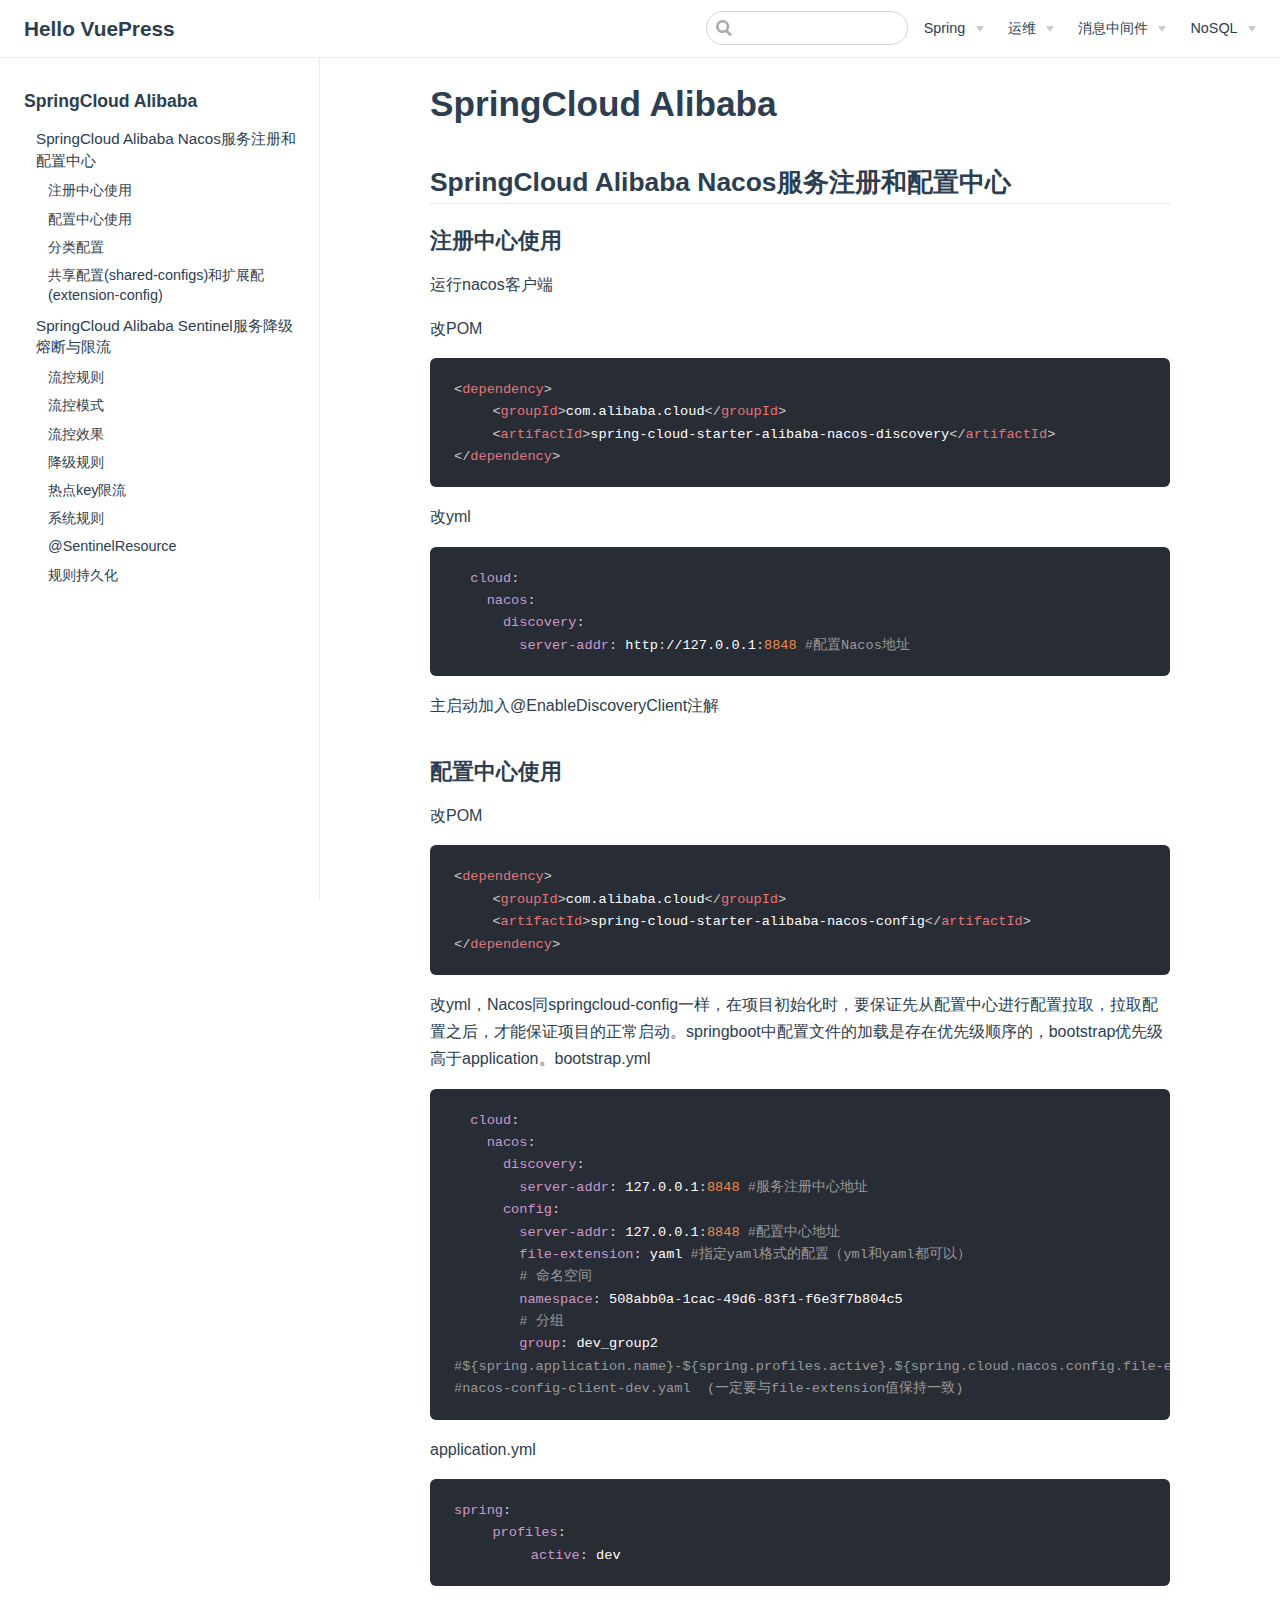
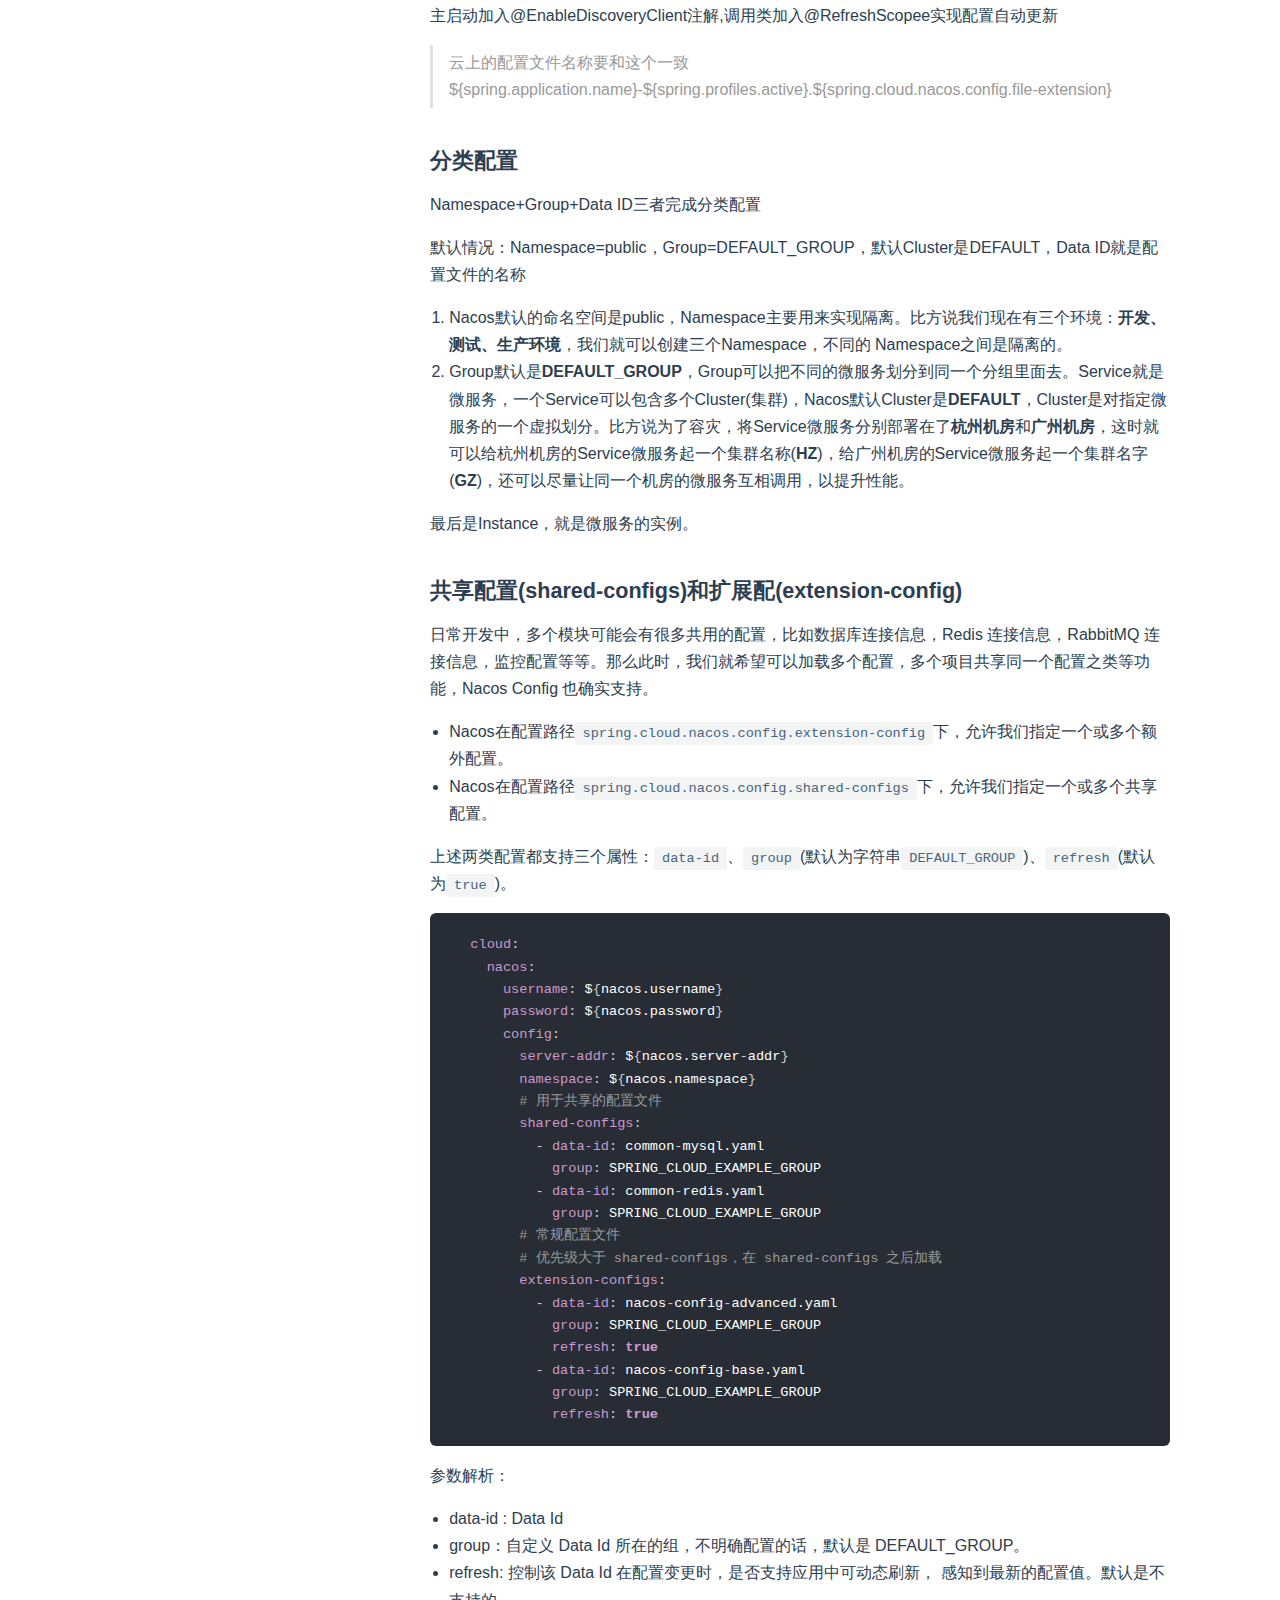
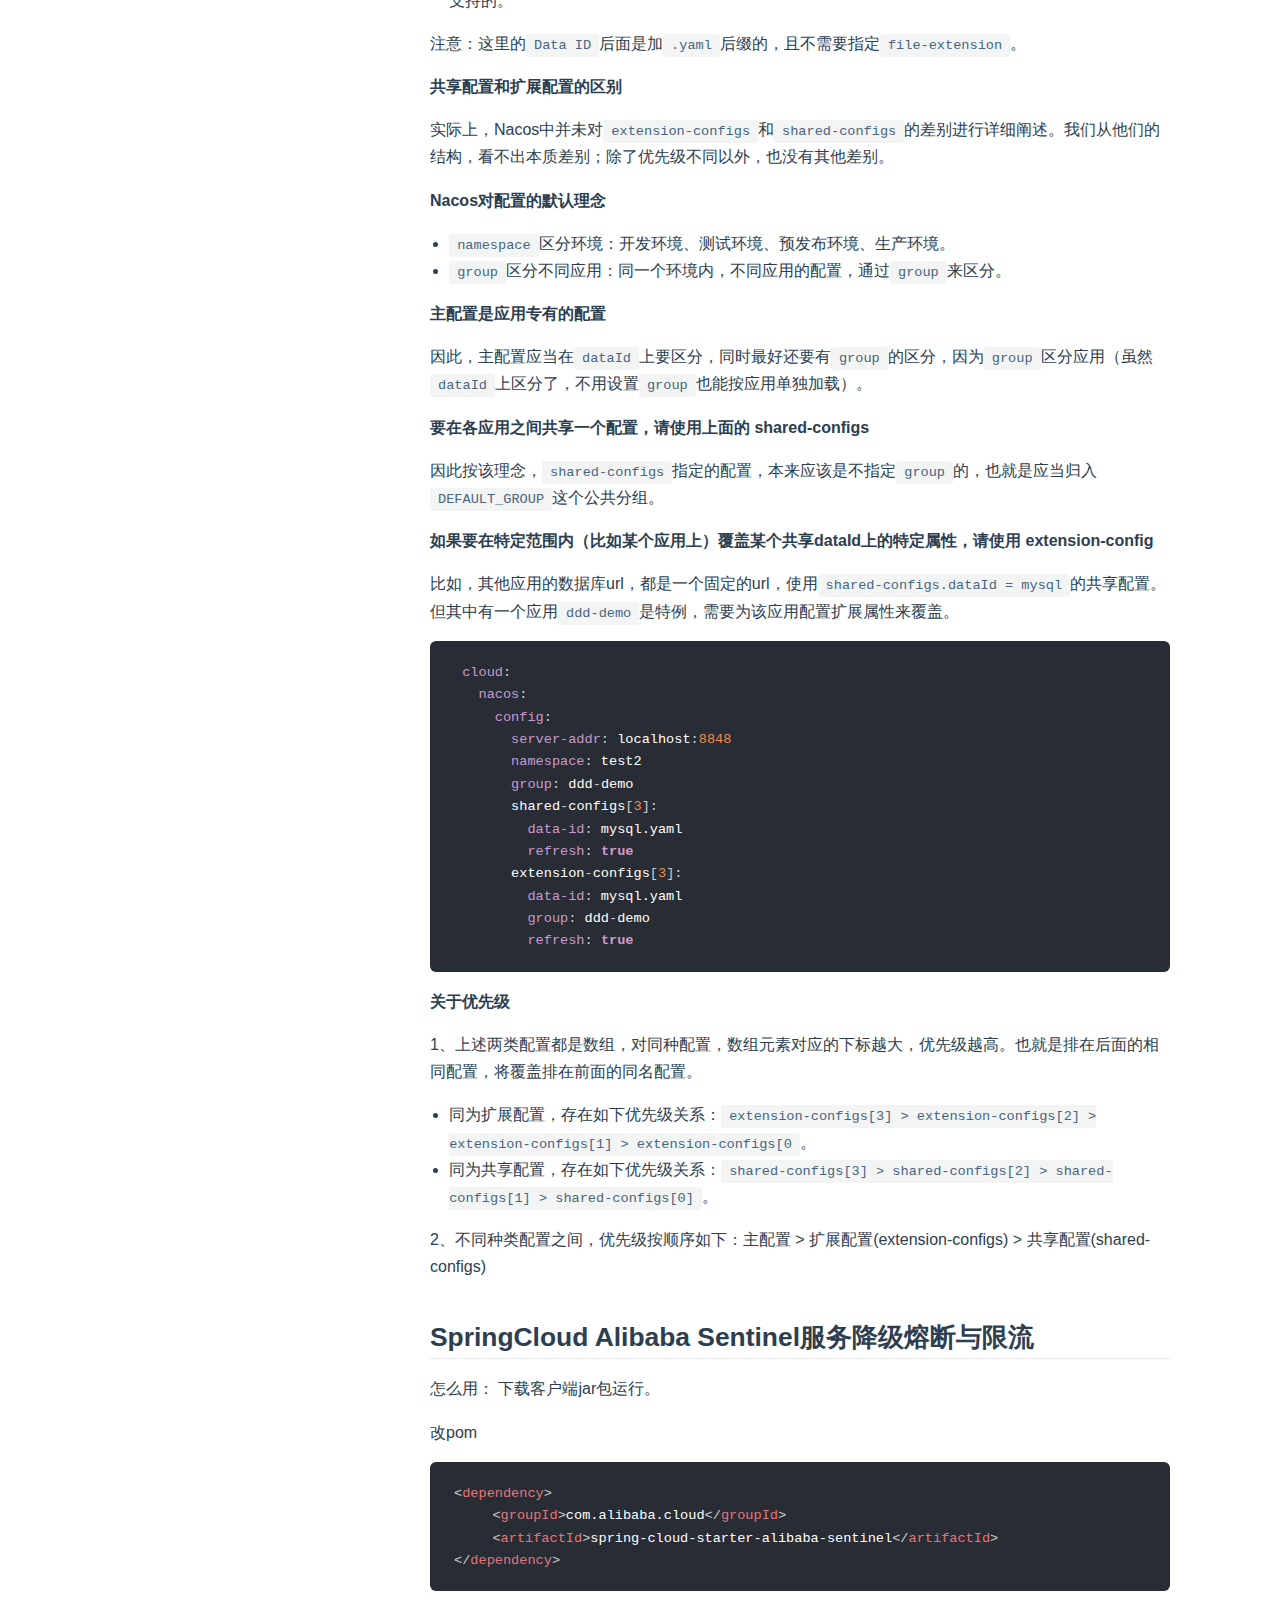
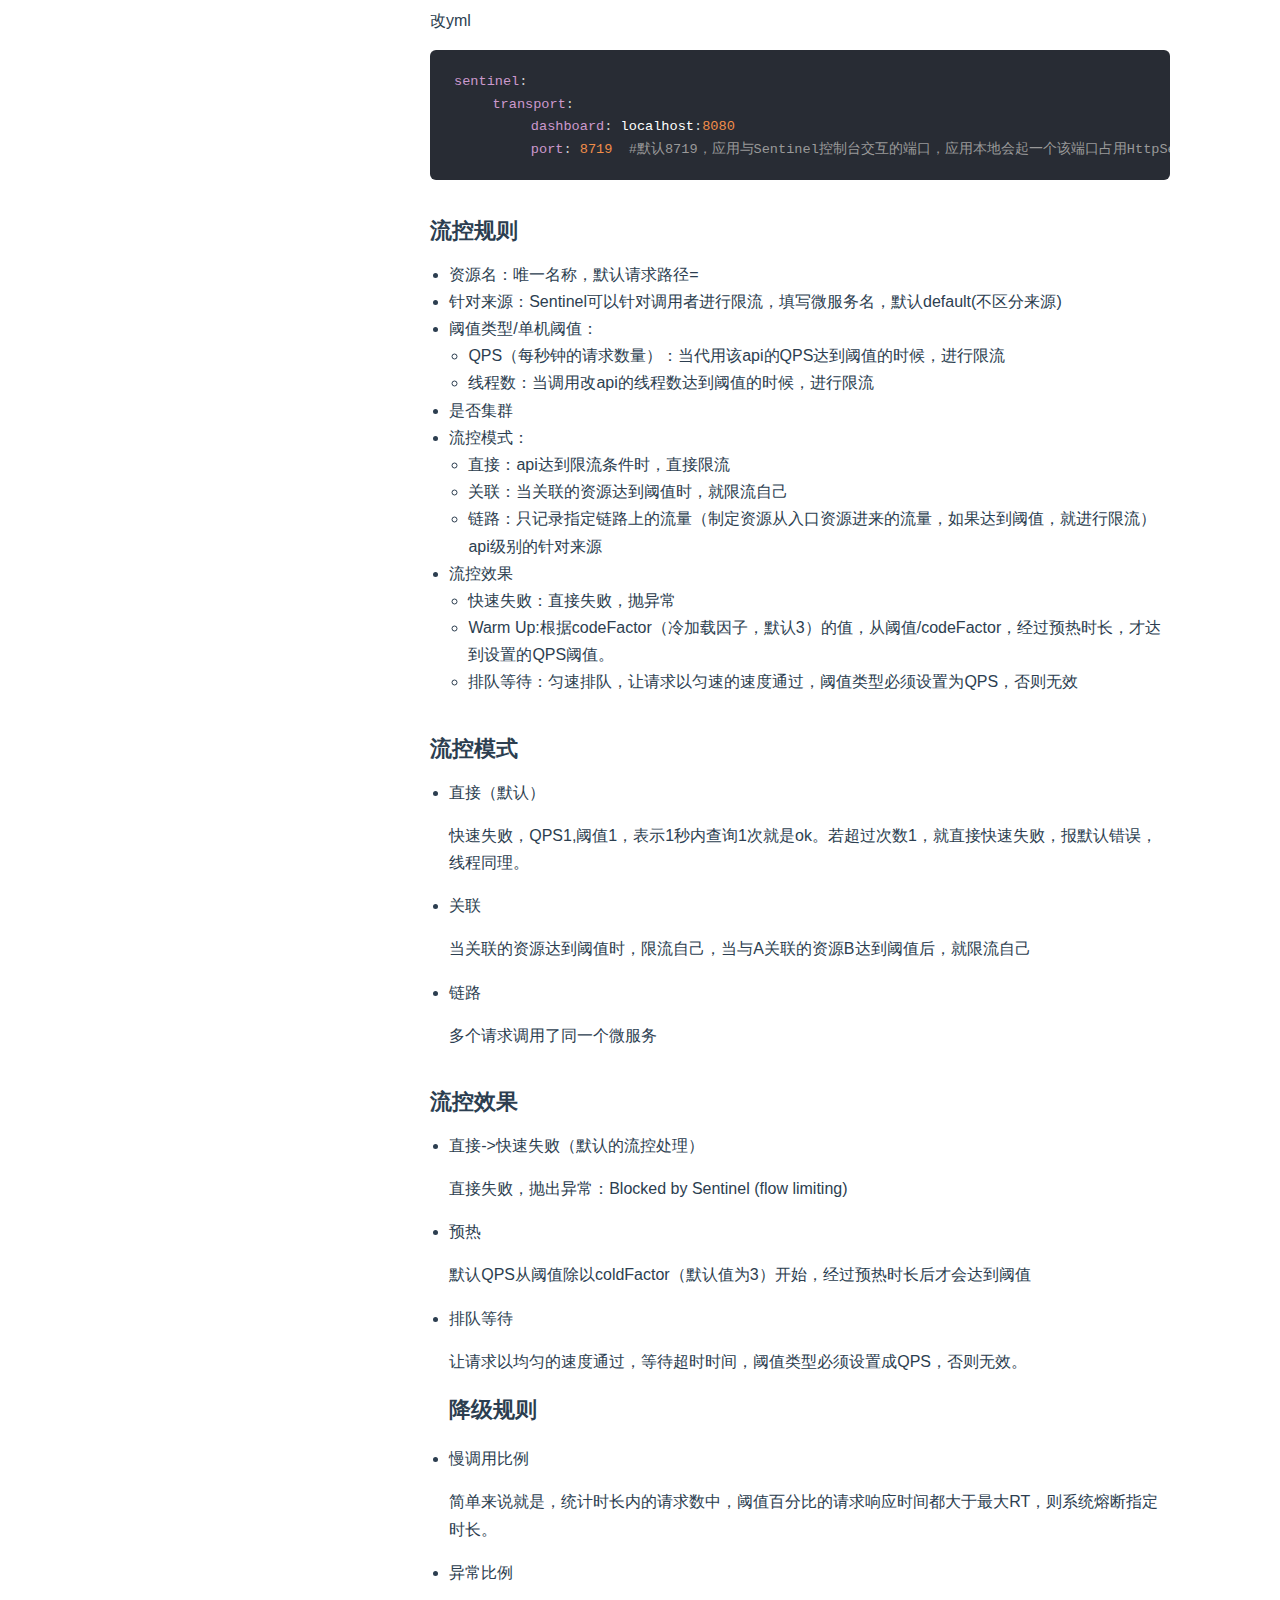
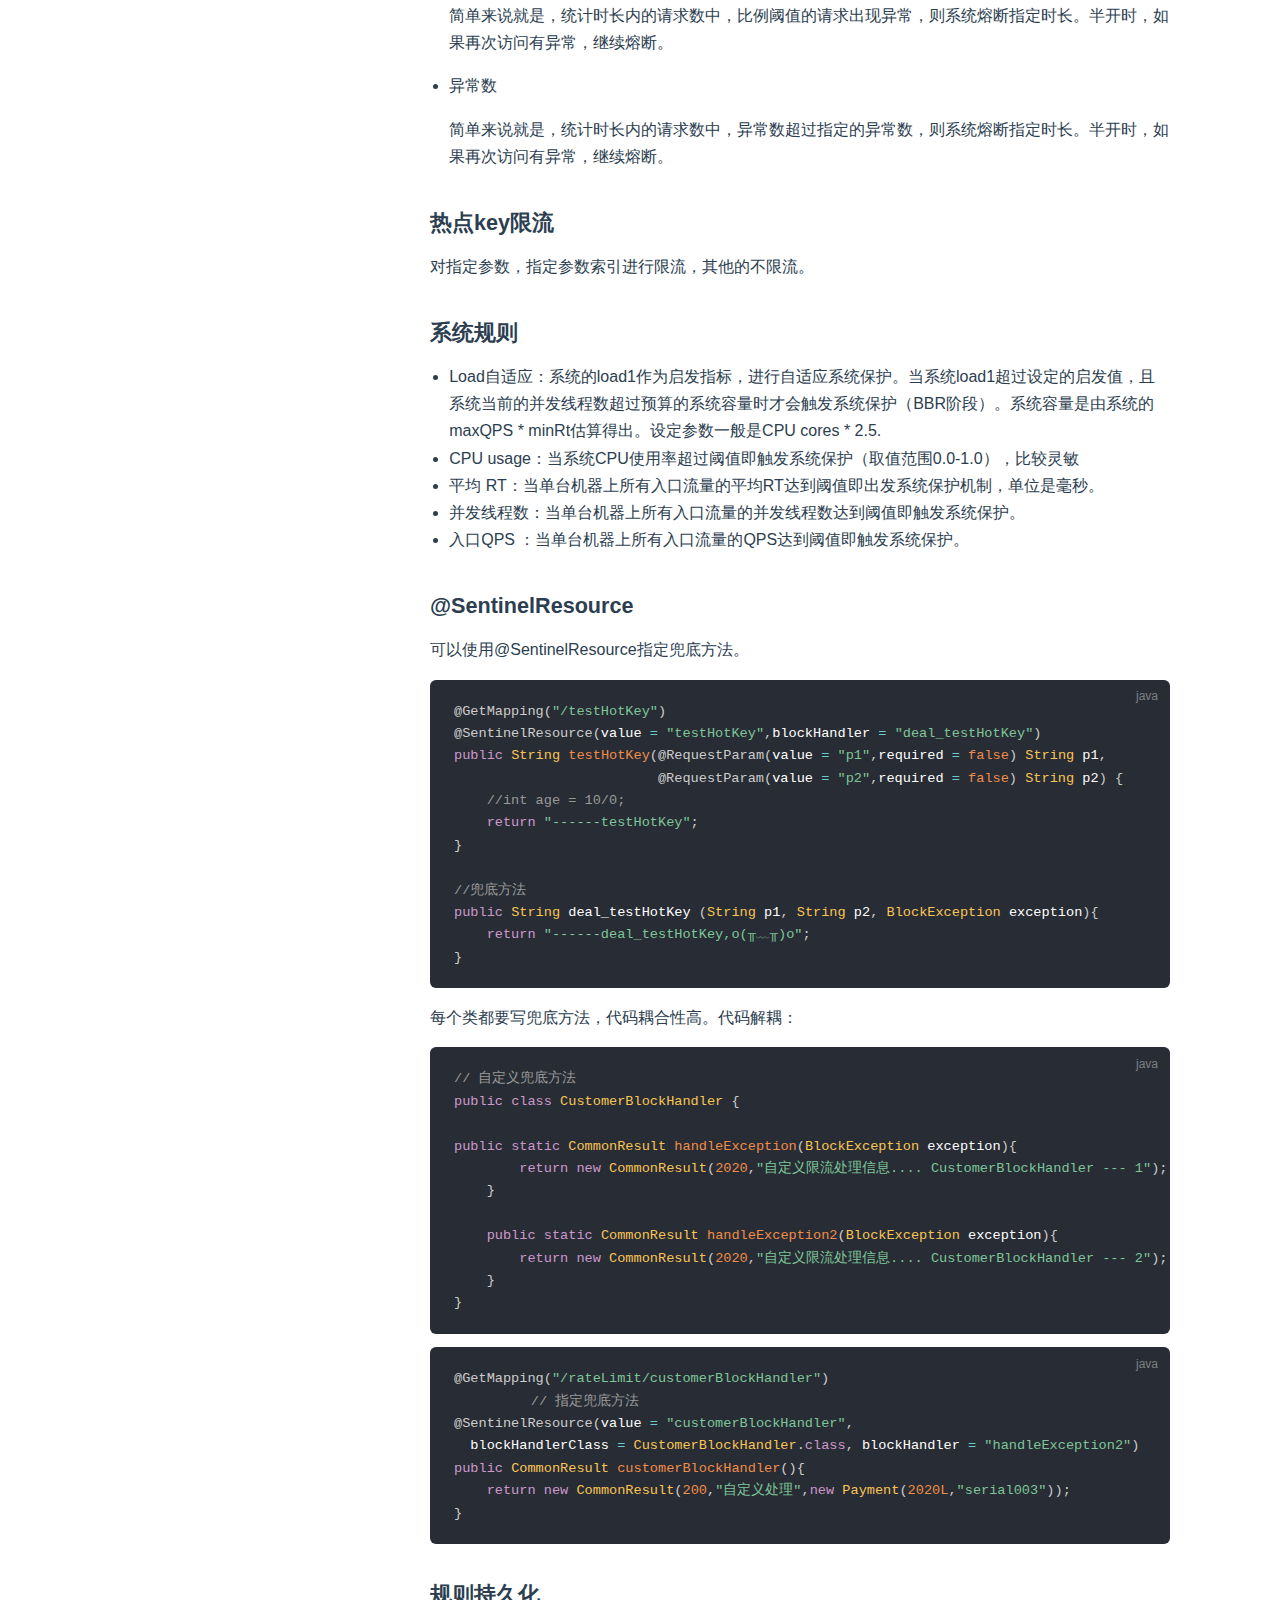
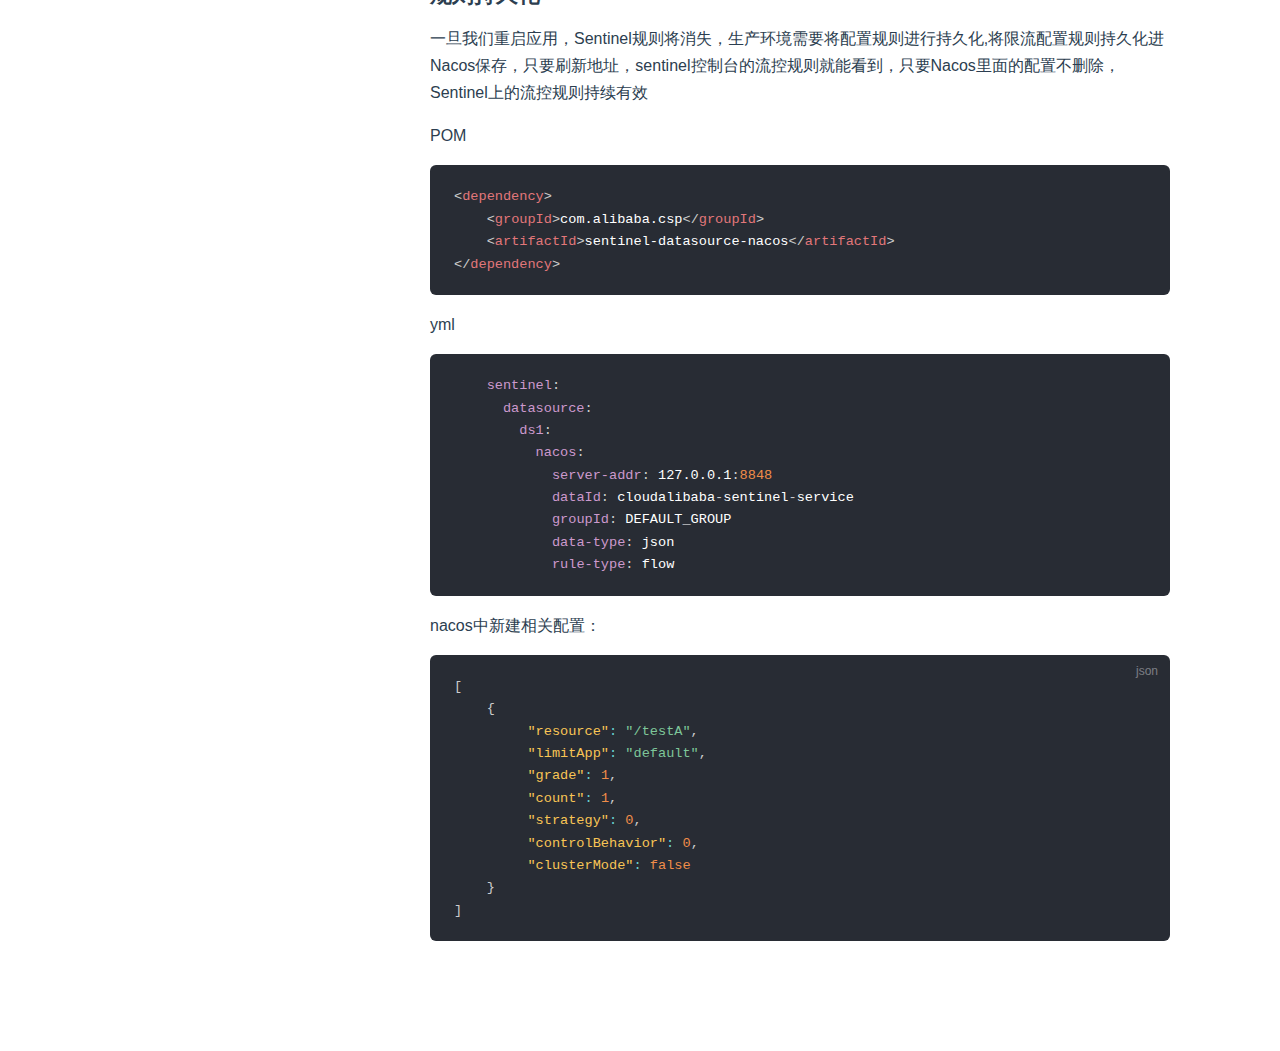
<file: Spring/SpringCloud Alibaba.html>
<!DOCTYPE html>
<html lang="en-US">
  <head>
    <meta charset="utf-8">
    <meta name="viewport" content="width=device-width,initial-scale=1">
    <title>SpringCloud Alibaba | Hello VuePress</title>
    <meta name="generator" content="VuePress 1.9.7">
    
    <meta name="description" content="Just playing around">
    
    <link rel="preload" href="/assets/css/0.styles.bba7ace1.css" as="style"><link rel="preload" href="/assets/js/app.ff72da0a.js" as="script"><link rel="preload" href="/assets/js/2.bafebcf4.js" as="script"><link rel="preload" href="/assets/js/10.8d41c55a.js" as="script"><link rel="prefetch" href="/assets/js/11.fdb6a570.js"><link rel="prefetch" href="/assets/js/12.146efa25.js"><link rel="prefetch" href="/assets/js/13.76c1c2f0.js"><link rel="prefetch" href="/assets/js/3.f5992324.js"><link rel="prefetch" href="/assets/js/4.1d1a9ca2.js"><link rel="prefetch" href="/assets/js/5.f866cbb4.js"><link rel="prefetch" href="/assets/js/6.37a4bfd9.js"><link rel="prefetch" href="/assets/js/7.6d30757c.js"><link rel="prefetch" href="/assets/js/8.f3235214.js"><link rel="prefetch" href="/assets/js/9.daae8f88.js">
    <link rel="stylesheet" href="/assets/css/0.styles.bba7ace1.css">
  </head>
  <body>
    <div id="app" data-server-rendered="true"><div class="theme-container"><header class="navbar"><div class="sidebar-button"><svg xmlns="http://www.w3.org/2000/svg" aria-hidden="true" role="img" viewBox="0 0 448 512" class="icon"><path fill="currentColor" d="M436 124H12c-6.627 0-12-5.373-12-12V80c0-6.627 5.373-12 12-12h424c6.627 0 12 5.373 12 12v32c0 6.627-5.373 12-12 12zm0 160H12c-6.627 0-12-5.373-12-12v-32c0-6.627 5.373-12 12-12h424c6.627 0 12 5.373 12 12v32c0 6.627-5.373 12-12 12zm0 160H12c-6.627 0-12-5.373-12-12v-32c0-6.627 5.373-12 12-12h424c6.627 0 12 5.373 12 12v32c0 6.627-5.373 12-12 12z"></path></svg></div> <a href="/" class="home-link router-link-active"><!----> <span class="site-name">Hello VuePress</span></a> <div class="links"><div class="search-box"><input aria-label="Search" autocomplete="off" spellcheck="false" value=""> <!----></div> <nav class="nav-links can-hide"><div class="nav-item"><div class="dropdown-wrapper"><button type="button" aria-label="Spring" class="dropdown-title"><span class="title">Spring</span> <span class="arrow down"></span></button> <button type="button" aria-label="Spring" class="mobile-dropdown-title"><span class="title">Spring</span> <span class="arrow right"></span></button> <ul class="nav-dropdown" style="display:none;"><li class="dropdown-item"><!----> <a href="/Spring/SpringCloud/" class="nav-link">
  SpringCloud
</a></li><li class="dropdown-item"><!----> <a href="/Spring/SpringCloud Alibaba/" class="nav-link">
  SpringCloud Alibaba
</a></li></ul></div></div><div class="nav-item"><div class="dropdown-wrapper"><button type="button" aria-label="运维" class="dropdown-title"><span class="title">运维</span> <span class="arrow down"></span></button> <button type="button" aria-label="运维" class="mobile-dropdown-title"><span class="title">运维</span> <span class="arrow right"></span></button> <ul class="nav-dropdown" style="display:none;"><li class="dropdown-item"><!----> <a href="/operation/Linux/" class="nav-link">
  Linux
</a></li></ul></div></div><div class="nav-item"><div class="dropdown-wrapper"><button type="button" aria-label="消息中间件" class="dropdown-title"><span class="title">消息中间件</span> <span class="arrow down"></span></button> <button type="button" aria-label="消息中间件" class="mobile-dropdown-title"><span class="title">消息中间件</span> <span class="arrow right"></span></button> <ul class="nav-dropdown" style="display:none;"><li class="dropdown-item"><!----> <a href="/middleware/RabbitMQ/" class="nav-link">
  RabbitMQ
</a></li></ul></div></div><div class="nav-item"><div class="dropdown-wrapper"><button type="button" aria-label="NoSQL" class="dropdown-title"><span class="title">NoSQL</span> <span class="arrow down"></span></button> <button type="button" aria-label="NoSQL" class="mobile-dropdown-title"><span class="title">NoSQL</span> <span class="arrow right"></span></button> <ul class="nav-dropdown" style="display:none;"><li class="dropdown-item"><!----> <a href="/NoSQL/Redis/" class="nav-link">
  Redis
</a></li></ul></div></div> <!----></nav></div></header> <div class="sidebar-mask"></div> <aside class="sidebar"><nav class="nav-links"><div class="nav-item"><div class="dropdown-wrapper"><button type="button" aria-label="Spring" class="dropdown-title"><span class="title">Spring</span> <span class="arrow down"></span></button> <button type="button" aria-label="Spring" class="mobile-dropdown-title"><span class="title">Spring</span> <span class="arrow right"></span></button> <ul class="nav-dropdown" style="display:none;"><li class="dropdown-item"><!----> <a href="/Spring/SpringCloud/" class="nav-link">
  SpringCloud
</a></li><li class="dropdown-item"><!----> <a href="/Spring/SpringCloud Alibaba/" class="nav-link">
  SpringCloud Alibaba
</a></li></ul></div></div><div class="nav-item"><div class="dropdown-wrapper"><button type="button" aria-label="运维" class="dropdown-title"><span class="title">运维</span> <span class="arrow down"></span></button> <button type="button" aria-label="运维" class="mobile-dropdown-title"><span class="title">运维</span> <span class="arrow right"></span></button> <ul class="nav-dropdown" style="display:none;"><li class="dropdown-item"><!----> <a href="/operation/Linux/" class="nav-link">
  Linux
</a></li></ul></div></div><div class="nav-item"><div class="dropdown-wrapper"><button type="button" aria-label="消息中间件" class="dropdown-title"><span class="title">消息中间件</span> <span class="arrow down"></span></button> <button type="button" aria-label="消息中间件" class="mobile-dropdown-title"><span class="title">消息中间件</span> <span class="arrow right"></span></button> <ul class="nav-dropdown" style="display:none;"><li class="dropdown-item"><!----> <a href="/middleware/RabbitMQ/" class="nav-link">
  RabbitMQ
</a></li></ul></div></div><div class="nav-item"><div class="dropdown-wrapper"><button type="button" aria-label="NoSQL" class="dropdown-title"><span class="title">NoSQL</span> <span class="arrow down"></span></button> <button type="button" aria-label="NoSQL" class="mobile-dropdown-title"><span class="title">NoSQL</span> <span class="arrow right"></span></button> <ul class="nav-dropdown" style="display:none;"><li class="dropdown-item"><!----> <a href="/NoSQL/Redis/" class="nav-link">
  Redis
</a></li></ul></div></div> <!----></nav>  <ul class="sidebar-links"><li><section class="sidebar-group depth-0"><p class="sidebar-heading open"><span>SpringCloud Alibaba</span> <!----></p> <ul class="sidebar-links sidebar-group-items"><li><a href="/Spring/SpringCloud%20Alibaba.html#springcloud-alibaba-nacos服务注册和配置中心" class="sidebar-link">SpringCloud Alibaba Nacos服务注册和配置中心</a><ul class="sidebar-sub-headers"><li class="sidebar-sub-header"><a href="/Spring/SpringCloud%20Alibaba.html#注册中心使用" class="sidebar-link">注册中心使用</a></li><li class="sidebar-sub-header"><a href="/Spring/SpringCloud%20Alibaba.html#配置中心使用" class="sidebar-link">配置中心使用</a></li><li class="sidebar-sub-header"><a href="/Spring/SpringCloud%20Alibaba.html#分类配置" class="sidebar-link">分类配置</a></li><li class="sidebar-sub-header"><a href="/Spring/SpringCloud%20Alibaba.html#共享配置-shared-configs-和扩展配-extension-config" class="sidebar-link">共享配置(shared-configs)和扩展配(extension-config)</a></li></ul></li><li><a href="/Spring/SpringCloud%20Alibaba.html#springcloud-alibaba-sentinel服务降级熔断与限流" class="sidebar-link">SpringCloud Alibaba Sentinel服务降级熔断与限流</a><ul class="sidebar-sub-headers"><li class="sidebar-sub-header"><a href="/Spring/SpringCloud%20Alibaba.html#流控规则" class="sidebar-link">流控规则</a></li><li class="sidebar-sub-header"><a href="/Spring/SpringCloud%20Alibaba.html#流控模式" class="sidebar-link">流控模式</a></li><li class="sidebar-sub-header"><a href="/Spring/SpringCloud%20Alibaba.html#流控效果" class="sidebar-link">流控效果</a></li><li class="sidebar-sub-header"><a href="/Spring/SpringCloud%20Alibaba.html#降级规则" class="sidebar-link">降级规则</a></li><li class="sidebar-sub-header"><a href="/Spring/SpringCloud%20Alibaba.html#热点key限流" class="sidebar-link">热点key限流</a></li><li class="sidebar-sub-header"><a href="/Spring/SpringCloud%20Alibaba.html#系统规则" class="sidebar-link">系统规则</a></li><li class="sidebar-sub-header"><a href="/Spring/SpringCloud%20Alibaba.html#sentinelresource" class="sidebar-link">@SentinelResource</a></li><li class="sidebar-sub-header"><a href="/Spring/SpringCloud%20Alibaba.html#规则持久化" class="sidebar-link">规则持久化</a></li></ul></li></ul></section></li></ul> </aside> <main class="page"> <div class="theme-default-content content__default"><h1 id="springcloud-alibaba"><a href="#springcloud-alibaba" class="header-anchor">#</a> SpringCloud Alibaba</h1> <h2 id="springcloud-alibaba-nacos服务注册和配置中心"><a href="#springcloud-alibaba-nacos服务注册和配置中心" class="header-anchor">#</a> SpringCloud Alibaba Nacos服务注册和配置中心</h2> <h3 id="注册中心使用"><a href="#注册中心使用" class="header-anchor">#</a> 注册中心使用</h3> <p>运行nacos客户端</p> <p>改POM</p> <div class="language-xml extra-class"><pre class="language-xml"><code><span class="token tag"><span class="token tag"><span class="token punctuation">&lt;</span>dependency</span><span class="token punctuation">&gt;</span></span>
	<span class="token tag"><span class="token tag"><span class="token punctuation">&lt;</span>groupId</span><span class="token punctuation">&gt;</span></span>com.alibaba.cloud<span class="token tag"><span class="token tag"><span class="token punctuation">&lt;/</span>groupId</span><span class="token punctuation">&gt;</span></span>
	<span class="token tag"><span class="token tag"><span class="token punctuation">&lt;</span>artifactId</span><span class="token punctuation">&gt;</span></span>spring-cloud-starter-alibaba-nacos-discovery<span class="token tag"><span class="token tag"><span class="token punctuation">&lt;/</span>artifactId</span><span class="token punctuation">&gt;</span></span>
<span class="token tag"><span class="token tag"><span class="token punctuation">&lt;/</span>dependency</span><span class="token punctuation">&gt;</span></span>
</code></pre></div><p>改yml</p> <div class="language-yml extra-class"><pre class="language-yml"><code>  <span class="token key atrule">cloud</span><span class="token punctuation">:</span>
    <span class="token key atrule">nacos</span><span class="token punctuation">:</span>
      <span class="token key atrule">discovery</span><span class="token punctuation">:</span>
        <span class="token key atrule">server-addr</span><span class="token punctuation">:</span> http<span class="token punctuation">:</span>//127.0.0.1<span class="token punctuation">:</span><span class="token number">8848</span> <span class="token comment">#配置Nacos地址</span>
</code></pre></div><p>主启动加入@EnableDiscoveryClient注解</p> <h3 id="配置中心使用"><a href="#配置中心使用" class="header-anchor">#</a> 配置中心使用</h3> <p>改POM</p> <div class="language-xml extra-class"><pre class="language-xml"><code><span class="token tag"><span class="token tag"><span class="token punctuation">&lt;</span>dependency</span><span class="token punctuation">&gt;</span></span>
	<span class="token tag"><span class="token tag"><span class="token punctuation">&lt;</span>groupId</span><span class="token punctuation">&gt;</span></span>com.alibaba.cloud<span class="token tag"><span class="token tag"><span class="token punctuation">&lt;/</span>groupId</span><span class="token punctuation">&gt;</span></span>
	<span class="token tag"><span class="token tag"><span class="token punctuation">&lt;</span>artifactId</span><span class="token punctuation">&gt;</span></span>spring-cloud-starter-alibaba-nacos-config<span class="token tag"><span class="token tag"><span class="token punctuation">&lt;/</span>artifactId</span><span class="token punctuation">&gt;</span></span>
<span class="token tag"><span class="token tag"><span class="token punctuation">&lt;/</span>dependency</span><span class="token punctuation">&gt;</span></span>
</code></pre></div><p>改yml，Nacos同springcloud-config一样，在项目初始化时，要保证先从配置中心进行配置拉取，拉取配置之后，才能保证项目的正常启动。springboot中配置文件的加载是存在优先级顺序的，bootstrap优先级高于application。bootstrap.yml</p> <div class="language-yml extra-class"><pre class="language-yml"><code>  <span class="token key atrule">cloud</span><span class="token punctuation">:</span>
    <span class="token key atrule">nacos</span><span class="token punctuation">:</span>
      <span class="token key atrule">discovery</span><span class="token punctuation">:</span>
        <span class="token key atrule">server-addr</span><span class="token punctuation">:</span> 127.0.0.1<span class="token punctuation">:</span><span class="token number">8848</span> <span class="token comment">#服务注册中心地址</span>
      <span class="token key atrule">config</span><span class="token punctuation">:</span>
        <span class="token key atrule">server-addr</span><span class="token punctuation">:</span> 127.0.0.1<span class="token punctuation">:</span><span class="token number">8848</span> <span class="token comment">#配置中心地址</span>
        <span class="token key atrule">file-extension</span><span class="token punctuation">:</span> yaml <span class="token comment">#指定yaml格式的配置（yml和yaml都可以）</span>
        <span class="token comment"># 命名空间</span>
        <span class="token key atrule">namespace</span><span class="token punctuation">:</span> 508abb0a<span class="token punctuation">-</span>1cac<span class="token punctuation">-</span>49d6<span class="token punctuation">-</span>83f1<span class="token punctuation">-</span>f6e3f7b804c5
        <span class="token comment"># 分组</span>
        <span class="token key atrule">group</span><span class="token punctuation">:</span> dev_group2
<span class="token comment">#${spring.application.name}-${spring.profiles.active}.${spring.cloud.nacos.config.file-extension}</span>
<span class="token comment">#nacos-config-client-dev.yaml  (一定要与file-extension值保持一致)</span>
</code></pre></div><p>application.yml</p> <div class="language-yml extra-class"><pre class="language-yml"><code><span class="token key atrule">spring</span><span class="token punctuation">:</span>
	<span class="token key atrule">profiles</span><span class="token punctuation">:</span>
		<span class="token key atrule">active</span><span class="token punctuation">:</span> dev
</code></pre></div><p>主启动加入@EnableDiscoveryClient注解,调用类加入@RefreshScopee实现配置自动更新</p> <blockquote><p>云上的配置文件名称要和这个一致</p> <p>${spring.application.name}-${spring.profiles.active}.${spring.cloud.nacos.config.file-extension}</p></blockquote> <h3 id="分类配置"><a href="#分类配置" class="header-anchor">#</a> 分类配置</h3> <p>Namespace+Group+Data ID三者完成分类配置</p> <p>默认情况：Namespace=public，Group=DEFAULT_GROUP，默认Cluster是DEFAULT，Data ID就是配置文件的名称</p> <ol><li>Nacos默认的命名空间是public，Namespace主要用来实现隔离。比方说我们现在有三个环境：<strong>开发、测试、生产环境</strong>，我们就可以创建三个Namespace，不同的 Namespace之间是隔离的。</li> <li>Group默认是<strong>DEFAULT_GROUP</strong>，Group可以把不同的微服务划分到同一个分组里面去。Service就是微服务，一个Service可以包含多个Cluster(集群)，Nacos默认Cluster是<strong>DEFAULT</strong>，Cluster是对指定微服务的一个虚拟划分。比方说为了容灾，将Service微服务分别部署在了<strong>杭州机房</strong>和<strong>广州机房</strong>，这时就可以给杭州机房的Service微服务起一个集群名称(<strong>HZ</strong>)，给广州机房的Service微服务起一个集群名字(<strong>GZ</strong>)，还可以尽量让同一个机房的微服务互相调用，以提升性能。</li></ol> <p>最后是Instance，就是微服务的实例。</p> <h3 id="共享配置-shared-configs-和扩展配-extension-config"><a href="#共享配置-shared-configs-和扩展配-extension-config" class="header-anchor">#</a> 共享配置(shared-configs)和扩展配(extension-config)</h3> <p>日常开发中，多个模块可能会有很多共用的配置，比如数据库连接信息，Redis 连接信息，RabbitMQ 连接信息，监控配置等等。那么此时，我们就希望可以加载多个配置，多个项目共享同一个配置之类等功能，Nacos Config 也确实支持。</p> <ul><li>Nacos在配置路径<code>spring.cloud.nacos.config.extension-config</code>下，允许我们指定⼀个或多个额外配置。</li> <li>Nacos在配置路径<code>spring.cloud.nacos.config.shared-configs</code>下，允许我们指定⼀个或多个共享配置。</li></ul> <p>上述两类配置都⽀持三个属性：<code>data-id</code>、<code>group</code>(默认为字符串<code>DEFAULT_GROUP</code>)、<code>refresh</code>(默认为<code>true</code>)。</p> <div class="language-yml extra-class"><pre class="language-yml"><code>  <span class="token key atrule">cloud</span><span class="token punctuation">:</span>
    <span class="token key atrule">nacos</span><span class="token punctuation">:</span>
      <span class="token key atrule">username</span><span class="token punctuation">:</span> $<span class="token punctuation">{</span>nacos.username<span class="token punctuation">}</span>
      <span class="token key atrule">password</span><span class="token punctuation">:</span> $<span class="token punctuation">{</span>nacos.password<span class="token punctuation">}</span>
      <span class="token key atrule">config</span><span class="token punctuation">:</span>
        <span class="token key atrule">server-addr</span><span class="token punctuation">:</span> $<span class="token punctuation">{</span>nacos.server<span class="token punctuation">-</span>addr<span class="token punctuation">}</span>
        <span class="token key atrule">namespace</span><span class="token punctuation">:</span> $<span class="token punctuation">{</span>nacos.namespace<span class="token punctuation">}</span>
        <span class="token comment"># 用于共享的配置文件</span>
        <span class="token key atrule">shared-configs</span><span class="token punctuation">:</span>
          <span class="token punctuation">-</span> <span class="token key atrule">data-id</span><span class="token punctuation">:</span> common<span class="token punctuation">-</span>mysql.yaml
            <span class="token key atrule">group</span><span class="token punctuation">:</span> SPRING_CLOUD_EXAMPLE_GROUP
          <span class="token punctuation">-</span> <span class="token key atrule">data-id</span><span class="token punctuation">:</span> common<span class="token punctuation">-</span>redis.yaml
            <span class="token key atrule">group</span><span class="token punctuation">:</span> SPRING_CLOUD_EXAMPLE_GROUP
        <span class="token comment"># 常规配置文件</span>
        <span class="token comment"># 优先级大于 shared-configs，在 shared-configs 之后加载</span>
        <span class="token key atrule">extension-configs</span><span class="token punctuation">:</span>
          <span class="token punctuation">-</span> <span class="token key atrule">data-id</span><span class="token punctuation">:</span> nacos<span class="token punctuation">-</span>config<span class="token punctuation">-</span>advanced.yaml
            <span class="token key atrule">group</span><span class="token punctuation">:</span> SPRING_CLOUD_EXAMPLE_GROUP
            <span class="token key atrule">refresh</span><span class="token punctuation">:</span> <span class="token boolean important">true</span>
          <span class="token punctuation">-</span> <span class="token key atrule">data-id</span><span class="token punctuation">:</span> nacos<span class="token punctuation">-</span>config<span class="token punctuation">-</span>base.yaml
            <span class="token key atrule">group</span><span class="token punctuation">:</span> SPRING_CLOUD_EXAMPLE_GROUP
            <span class="token key atrule">refresh</span><span class="token punctuation">:</span> <span class="token boolean important">true</span>
</code></pre></div><p>参数解析：</p> <ul><li>data-id : Data Id</li> <li>group：自定义 Data Id 所在的组，不明确配置的话，默认是 DEFAULT_GROUP。</li> <li>refresh: 控制该 Data Id 在配置变更时，是否支持应用中可动态刷新， 感知到最新的配置值。默认是不支持的。</li></ul> <p>注意：这里的<code>Data ID</code>后面是加<code>.yaml</code>后缀的，且不需要指定<code>file-extension</code>。</p> <p><strong>共享配置和扩展配置的区别</strong></p> <p>实际上，Nacos中并未对<code>extension-configs</code>和<code>shared-configs</code>的差别进⾏详细阐述。我们从他们的结构，看不出本质差别；除了优先级不同以外，也没有其他差别。</p> <p><strong>Nacos对配置的默认理念</strong></p> <ul><li><code>namespace</code>区分环境：开发环境、测试环境、预发布环境、⽣产环境。</li> <li><code>group</code>区分不同应⽤：同⼀个环境内，不同应⽤的配置，通过<code>group</code>来区分。</li></ul> <p><strong>主配置是应⽤专有的配置</strong></p> <p>因此，主配置应当在<code>dataId</code>上要区分，同时最好还要有<code>group</code>的区分，因为<code>group</code>区分应⽤（虽然<code>dataId</code>上区分了，不⽤设置<code>group</code>也能按应⽤单独加载）。</p> <p><strong>要在各应⽤之间共享⼀个配置，请使⽤上⾯的 shared-configs</strong></p> <p>因此按该理念，<code>shared-configs</code>指定的配置，本来应该是不指定<code>group</code>的，也就是应当归⼊<code>DEFAULT_GROUP</code>这个公共分组。</p> <p><strong>如果要在特定范围内（⽐如某个应⽤上）覆盖某个共享dataId上的特定属性，请使⽤ extension-config</strong></p> <p>⽐如，其他应⽤的数据库url，都是⼀个固定的url，使⽤<code>shared-configs.dataId = mysql</code>的共享配置。但其中有⼀个应⽤<code>ddd-demo</code>是特例，需要为该应⽤配置扩展属性来覆盖。</p> <div class="language-yml extra-class"><pre class="language-yml"><code> <span class="token key atrule">cloud</span><span class="token punctuation">:</span>
   <span class="token key atrule">nacos</span><span class="token punctuation">:</span>
     <span class="token key atrule">config</span><span class="token punctuation">:</span>
       <span class="token key atrule">server-addr</span><span class="token punctuation">:</span> localhost<span class="token punctuation">:</span><span class="token number">8848</span>
       <span class="token key atrule">namespace</span><span class="token punctuation">:</span> test2
       <span class="token key atrule">group</span><span class="token punctuation">:</span> ddd<span class="token punctuation">-</span>demo
       shared<span class="token punctuation">-</span>configs<span class="token punctuation">[</span><span class="token number">3</span><span class="token punctuation">]</span><span class="token punctuation">:</span>
         <span class="token key atrule">data-id</span><span class="token punctuation">:</span> mysql.yaml
         <span class="token key atrule">refresh</span><span class="token punctuation">:</span> <span class="token boolean important">true</span>
       extension<span class="token punctuation">-</span>configs<span class="token punctuation">[</span><span class="token number">3</span><span class="token punctuation">]</span><span class="token punctuation">:</span>
         <span class="token key atrule">data-id</span><span class="token punctuation">:</span> mysql.yaml
         <span class="token key atrule">group</span><span class="token punctuation">:</span> ddd<span class="token punctuation">-</span>demo
         <span class="token key atrule">refresh</span><span class="token punctuation">:</span> <span class="token boolean important">true</span>
</code></pre></div><p><strong>关于优先级</strong></p> <p>1、上述两类配置都是数组，对同种配置，数组元素对应的下标越⼤，优先级越⾼。也就是排在后⾯的相同配置，将覆盖排在前⾯的同名配置。</p> <ul><li>同为扩展配置，存在如下优先级关系：<code>extension-configs[3] &gt; extension-configs[2] &gt; extension-configs[1] &gt; extension-configs[0</code>。</li> <li>同为共享配置，存在如下优先级关系：<code>shared-configs[3] &gt; shared-configs[2] &gt; shared-configs[1] &gt; shared-configs[0]</code>。</li></ul> <p>2、不同种类配置之间，优先级按顺序如下：主配置 &gt; 扩展配置(extension-configs) &gt; 共享配置(shared-configs)</p> <h2 id="springcloud-alibaba-sentinel服务降级熔断与限流"><a href="#springcloud-alibaba-sentinel服务降级熔断与限流" class="header-anchor">#</a> SpringCloud Alibaba Sentinel服务降级熔断与限流</h2> <p>怎么用：
下载客户端jar包运行。</p> <p>改pom</p> <div class="language-xml extra-class"><pre class="language-xml"><code><span class="token tag"><span class="token tag"><span class="token punctuation">&lt;</span>dependency</span><span class="token punctuation">&gt;</span></span>
	<span class="token tag"><span class="token tag"><span class="token punctuation">&lt;</span>groupId</span><span class="token punctuation">&gt;</span></span>com.alibaba.cloud<span class="token tag"><span class="token tag"><span class="token punctuation">&lt;/</span>groupId</span><span class="token punctuation">&gt;</span></span>
	<span class="token tag"><span class="token tag"><span class="token punctuation">&lt;</span>artifactId</span><span class="token punctuation">&gt;</span></span>spring-cloud-starter-alibaba-sentinel<span class="token tag"><span class="token tag"><span class="token punctuation">&lt;/</span>artifactId</span><span class="token punctuation">&gt;</span></span>
<span class="token tag"><span class="token tag"><span class="token punctuation">&lt;/</span>dependency</span><span class="token punctuation">&gt;</span></span>
</code></pre></div><p>改yml</p> <div class="language-yml extra-class"><pre class="language-yml"><code><span class="token key atrule">sentinel</span><span class="token punctuation">:</span>
	<span class="token key atrule">transport</span><span class="token punctuation">:</span>
		<span class="token key atrule">dashboard</span><span class="token punctuation">:</span> localhost<span class="token punctuation">:</span><span class="token number">8080</span>
		<span class="token key atrule">port</span><span class="token punctuation">:</span> <span class="token number">8719</span>  <span class="token comment">#默认8719，应用与Sentinel控制台交互的端口，应用本地会起一个该端口占用HttpServer</span>
</code></pre></div><h3 id="流控规则"><a href="#流控规则" class="header-anchor">#</a> 流控规则</h3> <ul><li>资源名：唯一名称，默认请求路径=</li> <li>针对来源：Sentinel可以针对调用者进行限流，填写微服务名，默认default(不区分来源)</li> <li>阈值类型/单机阈值：
<ul><li>QPS（每秒钟的请求数量）：当代用该api的QPS达到阈值的时候，进行限流</li> <li>线程数：当调用改api的线程数达到阈值的时候，进行限流</li></ul></li> <li>是否集群</li> <li>流控模式：
<ul><li>直接：api达到限流条件时，直接限流</li> <li>关联：当关联的资源达到阈值时，就限流自己</li> <li>链路：只记录指定链路上的流量（制定资源从入口资源进来的流量，如果达到阈值，就进行限流）api级别的针对来源</li></ul></li> <li>流控效果
<ul><li>快速失败：直接失败，抛异常</li> <li>Warm Up:根据codeFactor（冷加载因子，默认3）的值，从阈值/codeFactor，经过预热时长，才达到设置的QPS阈值。</li> <li>排队等待：匀速排队，让请求以匀速的速度通过，阈值类型必须设置为QPS，否则无效</li></ul></li></ul> <h3 id="流控模式"><a href="#流控模式" class="header-anchor">#</a> 流控模式</h3> <ul><li><p>直接（默认）</p> <p>快速失败，QPS1,阈值1，表示1秒内查询1次就是ok。若超过次数1，就直接快速失败，报默认错误，线程同理。</p></li> <li><p>关联</p> <p>当关联的资源达到阈值时，限流自己，当与A关联的资源B达到阈值后，就限流自己</p></li> <li><p>链路</p> <p>多个请求调用了同一个微服务</p></li></ul> <h3 id="流控效果"><a href="#流控效果" class="header-anchor">#</a> 流控效果</h3> <ul><li><p>直接-&gt;快速失败（默认的流控处理）</p> <p>直接失败，抛出异常：Blocked by Sentinel (flow limiting)</p></li> <li><p>预热</p> <p>默认QPS从阈值除以coldFactor（默认值为3）开始，经过预热时长后才会达到阈值</p></li> <li><p>排队等待</p> <p>让请求以均匀的速度通过，等待超时时间，阈值类型必须设置成QPS，否则无效。</p> <h3 id="降级规则"><a href="#降级规则" class="header-anchor">#</a> 降级规则</h3></li> <li><p>慢调用比例</p> <p>简单来说就是，统计时长内的请求数中，阈值百分比的请求响应时间都大于最大RT，则系统熔断指定时长。</p></li> <li><p>异常比例</p> <p>简单来说就是，统计时长内的请求数中，比例阈值的请求出现异常，则系统熔断指定时长。半开时，如果再次访问有异常，继续熔断。</p></li> <li><p>异常数</p> <p>简单来说就是，统计时长内的请求数中，异常数超过指定的异常数，则系统熔断指定时长。半开时，如果再次访问有异常，继续熔断。</p></li></ul> <h3 id="热点key限流"><a href="#热点key限流" class="header-anchor">#</a> 热点key限流</h3> <p>对指定参数，指定参数索引进行限流，其他的不限流。</p> <h3 id="系统规则"><a href="#系统规则" class="header-anchor">#</a> 系统规则</h3> <ul><li>Load自适应：系统的load1作为启发指标，进行自适应系统保护。当系统load1超过设定的启发值，且系统当前的并发线程数超过预算的系统容量时才会触发系统保护（BBR阶段）。系统容量是由系统的maxQPS * minRt估算得出。设定参数一般是CPU cores * 2.5.</li> <li>CPU usage：当系统CPU使用率超过阈值即触发系统保护（取值范围0.0-1.0），比较灵敏</li> <li>平均 RT：当单台机器上所有入口流量的平均RT达到阈值即出发系统保护机制，单位是毫秒。</li> <li>并发线程数：当单台机器上所有入口流量的并发线程数达到阈值即触发系统保护。</li> <li>入口QPS ：当单台机器上所有入口流量的QPS达到阈值即触发系统保护。</li></ul> <h3 id="sentinelresource"><a href="#sentinelresource" class="header-anchor">#</a> @SentinelResource</h3> <p>可以使用@SentinelResource指定兜底方法。</p> <div class="language-java extra-class"><pre class="language-java"><code><span class="token annotation punctuation">@GetMapping</span><span class="token punctuation">(</span><span class="token string">&quot;/testHotKey&quot;</span><span class="token punctuation">)</span>
<span class="token annotation punctuation">@SentinelResource</span><span class="token punctuation">(</span>value <span class="token operator">=</span> <span class="token string">&quot;testHotKey&quot;</span><span class="token punctuation">,</span>blockHandler <span class="token operator">=</span> <span class="token string">&quot;deal_testHotKey&quot;</span><span class="token punctuation">)</span>
<span class="token keyword">public</span> <span class="token class-name">String</span> <span class="token function">testHotKey</span><span class="token punctuation">(</span><span class="token annotation punctuation">@RequestParam</span><span class="token punctuation">(</span>value <span class="token operator">=</span> <span class="token string">&quot;p1&quot;</span><span class="token punctuation">,</span>required <span class="token operator">=</span> <span class="token boolean">false</span><span class="token punctuation">)</span> <span class="token class-name">String</span> p1<span class="token punctuation">,</span>
                         <span class="token annotation punctuation">@RequestParam</span><span class="token punctuation">(</span>value <span class="token operator">=</span> <span class="token string">&quot;p2&quot;</span><span class="token punctuation">,</span>required <span class="token operator">=</span> <span class="token boolean">false</span><span class="token punctuation">)</span> <span class="token class-name">String</span> p2<span class="token punctuation">)</span> <span class="token punctuation">{</span>
    <span class="token comment">//int age = 10/0;</span>
    <span class="token keyword">return</span> <span class="token string">&quot;------testHotKey&quot;</span><span class="token punctuation">;</span>
<span class="token punctuation">}</span>

<span class="token comment">//兜底方法</span>
<span class="token keyword">public</span> <span class="token class-name">String</span> deal_testHotKey <span class="token punctuation">(</span><span class="token class-name">String</span> p1<span class="token punctuation">,</span> <span class="token class-name">String</span> p2<span class="token punctuation">,</span> <span class="token class-name">BlockException</span> exception<span class="token punctuation">)</span><span class="token punctuation">{</span>
    <span class="token keyword">return</span> <span class="token string">&quot;------deal_testHotKey,o(╥﹏╥)o&quot;</span><span class="token punctuation">;</span>  
<span class="token punctuation">}</span>
</code></pre></div><p>每个类都要写兜底方法，代码耦合性高。代码解耦：</p> <div class="language-java extra-class"><pre class="language-java"><code><span class="token comment">// 自定义兜底方法</span>
<span class="token keyword">public</span> <span class="token keyword">class</span> <span class="token class-name">CustomerBlockHandler</span> <span class="token punctuation">{</span>
    
<span class="token keyword">public</span> <span class="token keyword">static</span> <span class="token class-name">CommonResult</span> <span class="token function">handleException</span><span class="token punctuation">(</span><span class="token class-name">BlockException</span> exception<span class="token punctuation">)</span><span class="token punctuation">{</span>
        <span class="token keyword">return</span> <span class="token keyword">new</span> <span class="token class-name">CommonResult</span><span class="token punctuation">(</span><span class="token number">2020</span><span class="token punctuation">,</span><span class="token string">&quot;自定义限流处理信息.... CustomerBlockHandler --- 1&quot;</span><span class="token punctuation">)</span><span class="token punctuation">;</span>
    <span class="token punctuation">}</span>

    <span class="token keyword">public</span> <span class="token keyword">static</span> <span class="token class-name">CommonResult</span> <span class="token function">handleException2</span><span class="token punctuation">(</span><span class="token class-name">BlockException</span> exception<span class="token punctuation">)</span><span class="token punctuation">{</span>
        <span class="token keyword">return</span> <span class="token keyword">new</span> <span class="token class-name">CommonResult</span><span class="token punctuation">(</span><span class="token number">2020</span><span class="token punctuation">,</span><span class="token string">&quot;自定义限流处理信息.... CustomerBlockHandler --- 2&quot;</span><span class="token punctuation">)</span><span class="token punctuation">;</span>
    <span class="token punctuation">}</span>
<span class="token punctuation">}</span>
</code></pre></div><div class="language-java extra-class"><pre class="language-java"><code><span class="token annotation punctuation">@GetMapping</span><span class="token punctuation">(</span><span class="token string">&quot;/rateLimit/customerBlockHandler&quot;</span><span class="token punctuation">)</span>
		<span class="token comment">// 指定兜底方法</span>
<span class="token annotation punctuation">@SentinelResource</span><span class="token punctuation">(</span>value <span class="token operator">=</span> <span class="token string">&quot;customerBlockHandler&quot;</span><span class="token punctuation">,</span>
  blockHandlerClass <span class="token operator">=</span> <span class="token class-name">CustomerBlockHandler</span><span class="token punctuation">.</span><span class="token keyword">class</span><span class="token punctuation">,</span> blockHandler <span class="token operator">=</span> <span class="token string">&quot;handleException2&quot;</span><span class="token punctuation">)</span>
<span class="token keyword">public</span> <span class="token class-name">CommonResult</span> <span class="token function">customerBlockHandler</span><span class="token punctuation">(</span><span class="token punctuation">)</span><span class="token punctuation">{</span>
    <span class="token keyword">return</span> <span class="token keyword">new</span> <span class="token class-name">CommonResult</span><span class="token punctuation">(</span><span class="token number">200</span><span class="token punctuation">,</span><span class="token string">&quot;自定义处理&quot;</span><span class="token punctuation">,</span><span class="token keyword">new</span> <span class="token class-name">Payment</span><span class="token punctuation">(</span><span class="token number">2020L</span><span class="token punctuation">,</span><span class="token string">&quot;serial003&quot;</span><span class="token punctuation">)</span><span class="token punctuation">)</span><span class="token punctuation">;</span>
<span class="token punctuation">}</span>
</code></pre></div><h3 id="规则持久化"><a href="#规则持久化" class="header-anchor">#</a> 规则持久化</h3> <p>一旦我们重启应用，Sentinel规则将消失，生产环境需要将配置规则进行持久化,将限流配置规则持久化进Nacos保存，只要刷新地址，sentinel控制台的流控规则就能看到，只要Nacos里面的配置不删除，Sentinel上的流控规则持续有效</p> <p>POM</p> <div class="language-xml extra-class"><pre class="language-xml"><code><span class="token tag"><span class="token tag"><span class="token punctuation">&lt;</span>dependency</span><span class="token punctuation">&gt;</span></span>
    <span class="token tag"><span class="token tag"><span class="token punctuation">&lt;</span>groupId</span><span class="token punctuation">&gt;</span></span>com.alibaba.csp<span class="token tag"><span class="token tag"><span class="token punctuation">&lt;/</span>groupId</span><span class="token punctuation">&gt;</span></span>
    <span class="token tag"><span class="token tag"><span class="token punctuation">&lt;</span>artifactId</span><span class="token punctuation">&gt;</span></span>sentinel-datasource-nacos<span class="token tag"><span class="token tag"><span class="token punctuation">&lt;/</span>artifactId</span><span class="token punctuation">&gt;</span></span>
<span class="token tag"><span class="token tag"><span class="token punctuation">&lt;/</span>dependency</span><span class="token punctuation">&gt;</span></span>
</code></pre></div><p>yml</p> <div class="language-yml extra-class"><pre class="language-yml"><code>    <span class="token key atrule">sentinel</span><span class="token punctuation">:</span>
      <span class="token key atrule">datasource</span><span class="token punctuation">:</span>
        <span class="token key atrule">ds1</span><span class="token punctuation">:</span>
          <span class="token key atrule">nacos</span><span class="token punctuation">:</span>
            <span class="token key atrule">server-addr</span><span class="token punctuation">:</span> 127.0.0.1<span class="token punctuation">:</span><span class="token number">8848</span>
            <span class="token key atrule">dataId</span><span class="token punctuation">:</span> cloudalibaba<span class="token punctuation">-</span>sentinel<span class="token punctuation">-</span>service
            <span class="token key atrule">groupId</span><span class="token punctuation">:</span> DEFAULT_GROUP
            <span class="token key atrule">data-type</span><span class="token punctuation">:</span> json
            <span class="token key atrule">rule-type</span><span class="token punctuation">:</span> flow
</code></pre></div><p>nacos中新建相关配置：</p> <div class="language-json extra-class"><pre class="language-json"><code><span class="token punctuation">[</span>
    <span class="token punctuation">{</span>
         <span class="token property">&quot;resource&quot;</span><span class="token operator">:</span> <span class="token string">&quot;/testA&quot;</span><span class="token punctuation">,</span>
         <span class="token property">&quot;limitApp&quot;</span><span class="token operator">:</span> <span class="token string">&quot;default&quot;</span><span class="token punctuation">,</span>
         <span class="token property">&quot;grade&quot;</span><span class="token operator">:</span> <span class="token number">1</span><span class="token punctuation">,</span>
         <span class="token property">&quot;count&quot;</span><span class="token operator">:</span> <span class="token number">1</span><span class="token punctuation">,</span>
         <span class="token property">&quot;strategy&quot;</span><span class="token operator">:</span> <span class="token number">0</span><span class="token punctuation">,</span>
         <span class="token property">&quot;controlBehavior&quot;</span><span class="token operator">:</span> <span class="token number">0</span><span class="token punctuation">,</span>
         <span class="token property">&quot;clusterMode&quot;</span><span class="token operator">:</span> <span class="token boolean">false</span> 
    <span class="token punctuation">}</span>
<span class="token punctuation">]</span>
</code></pre></div></div> <footer class="page-edit"><!----> <!----></footer> <!----> </main></div><div class="global-ui"><!----></div></div>
    <script src="/assets/js/app.ff72da0a.js" defer></script><script src="/assets/js/2.bafebcf4.js" defer></script><script src="/assets/js/10.8d41c55a.js" defer></script>
  </body>
</html>
</file>
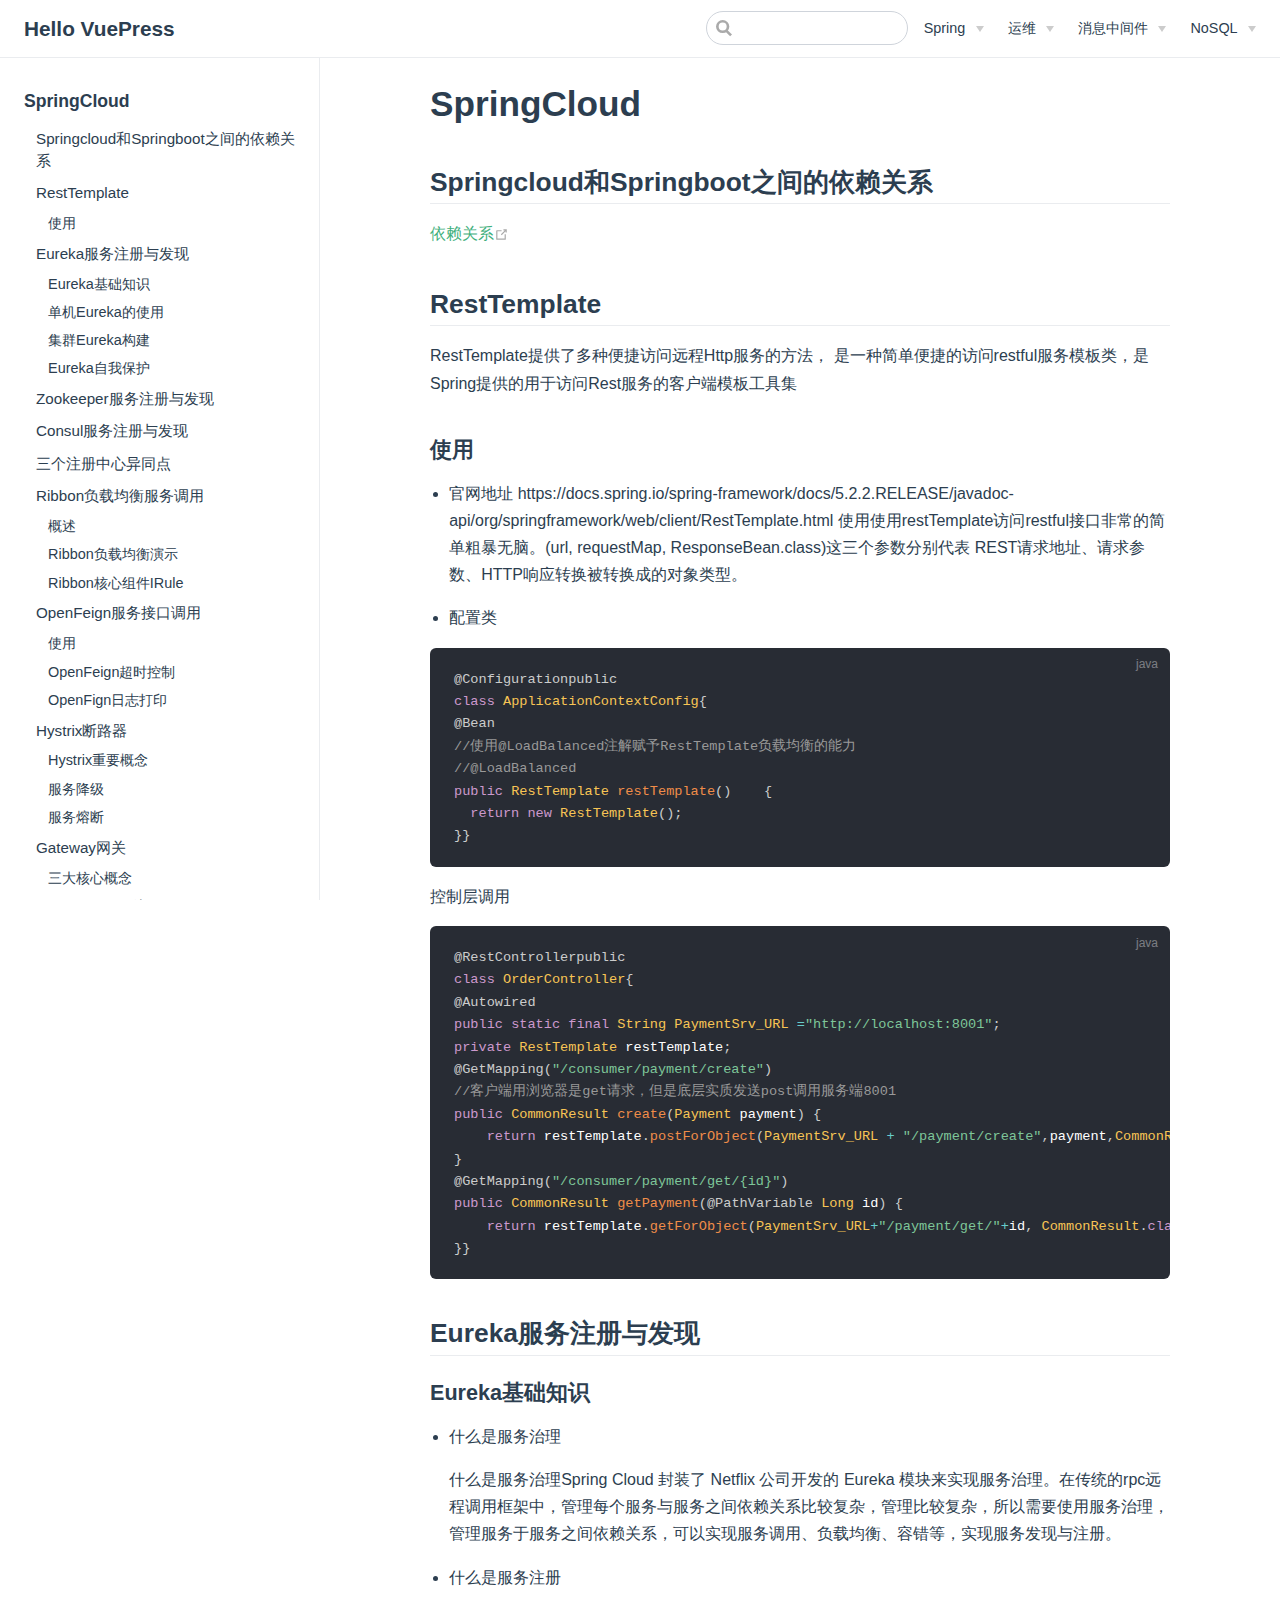
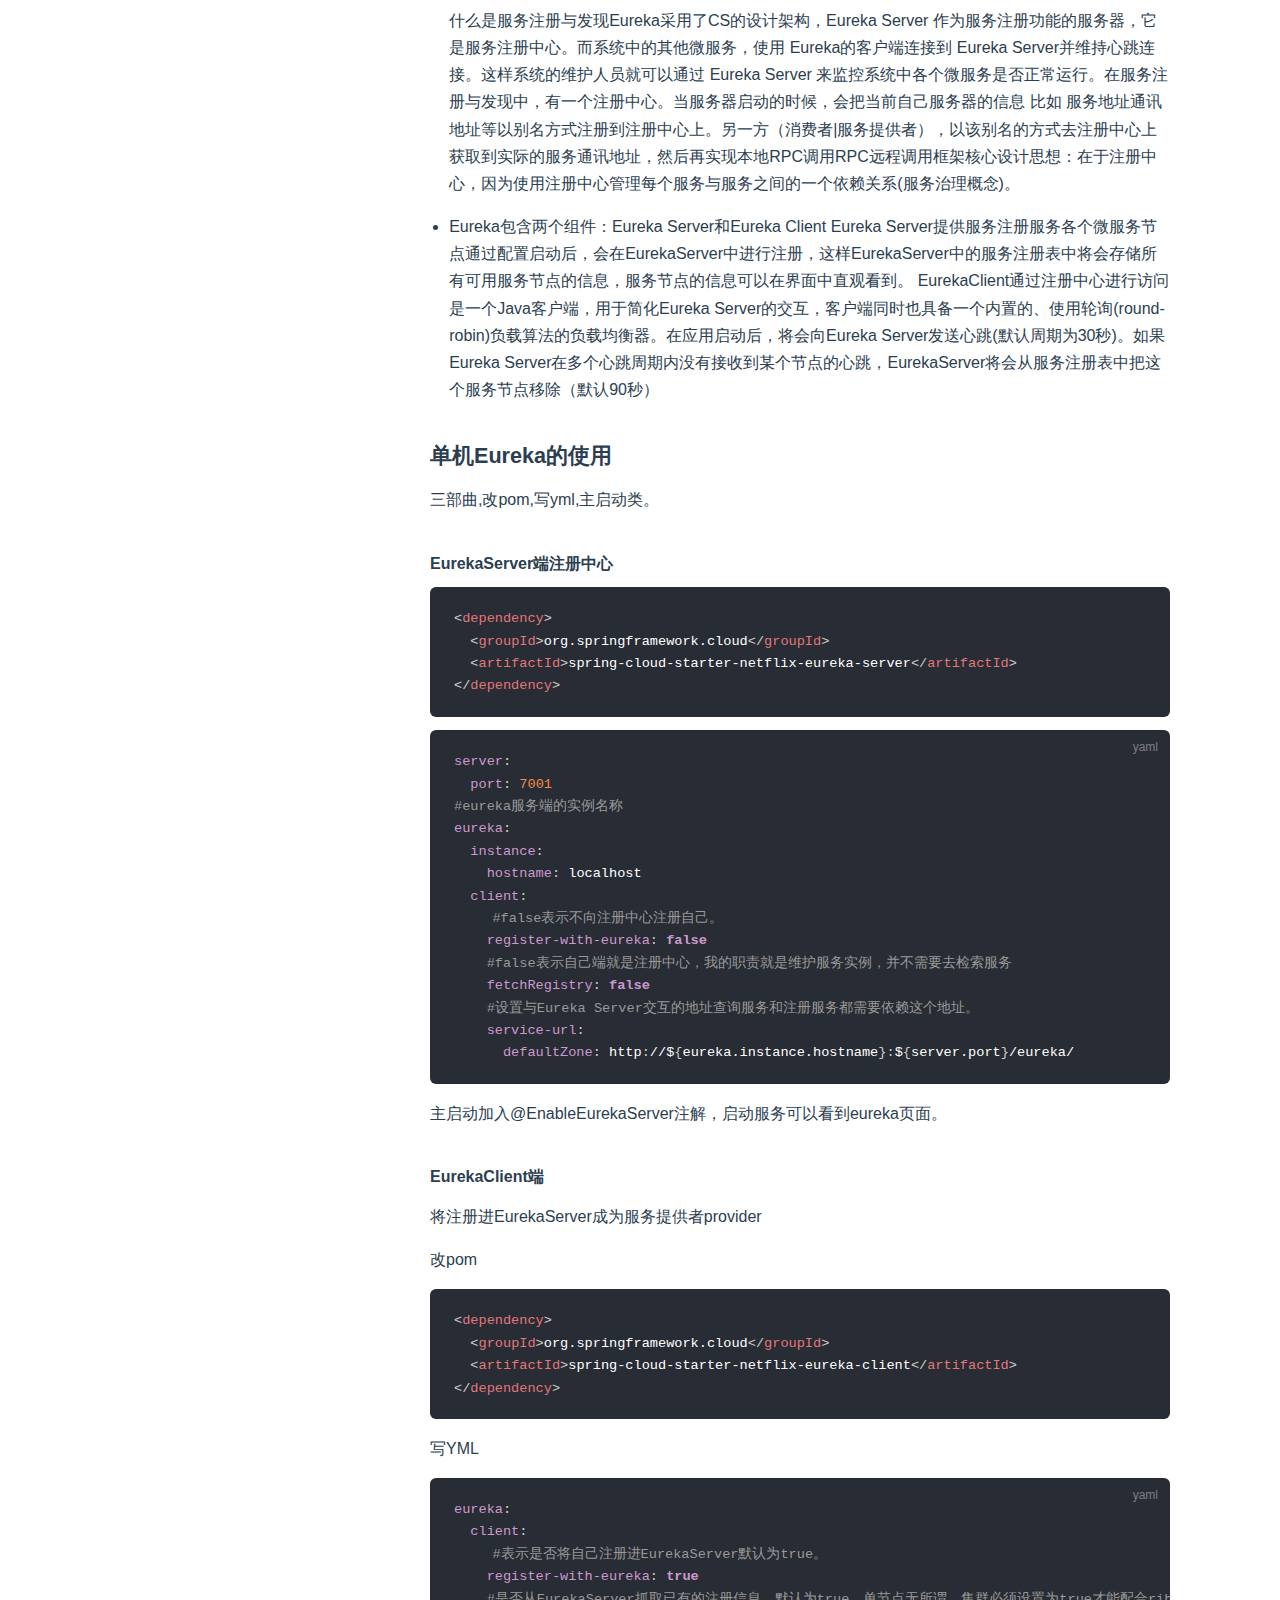
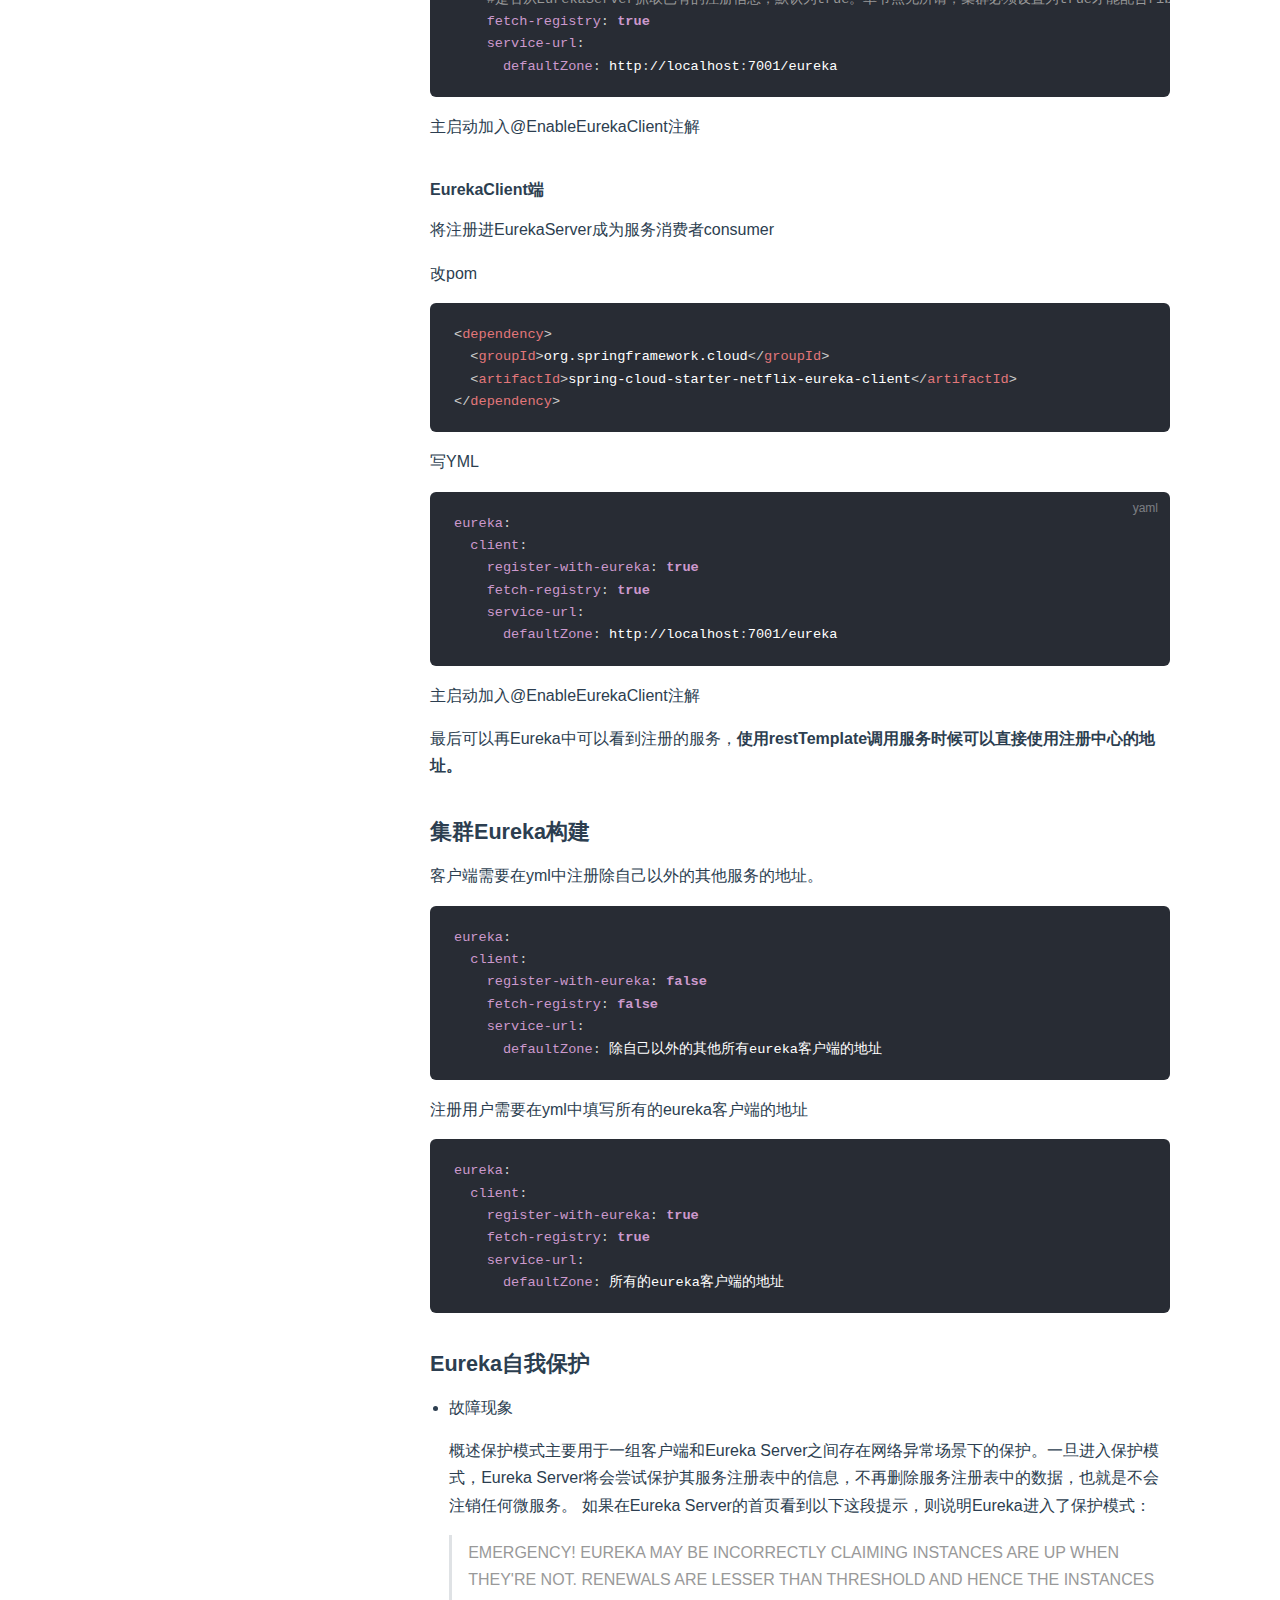
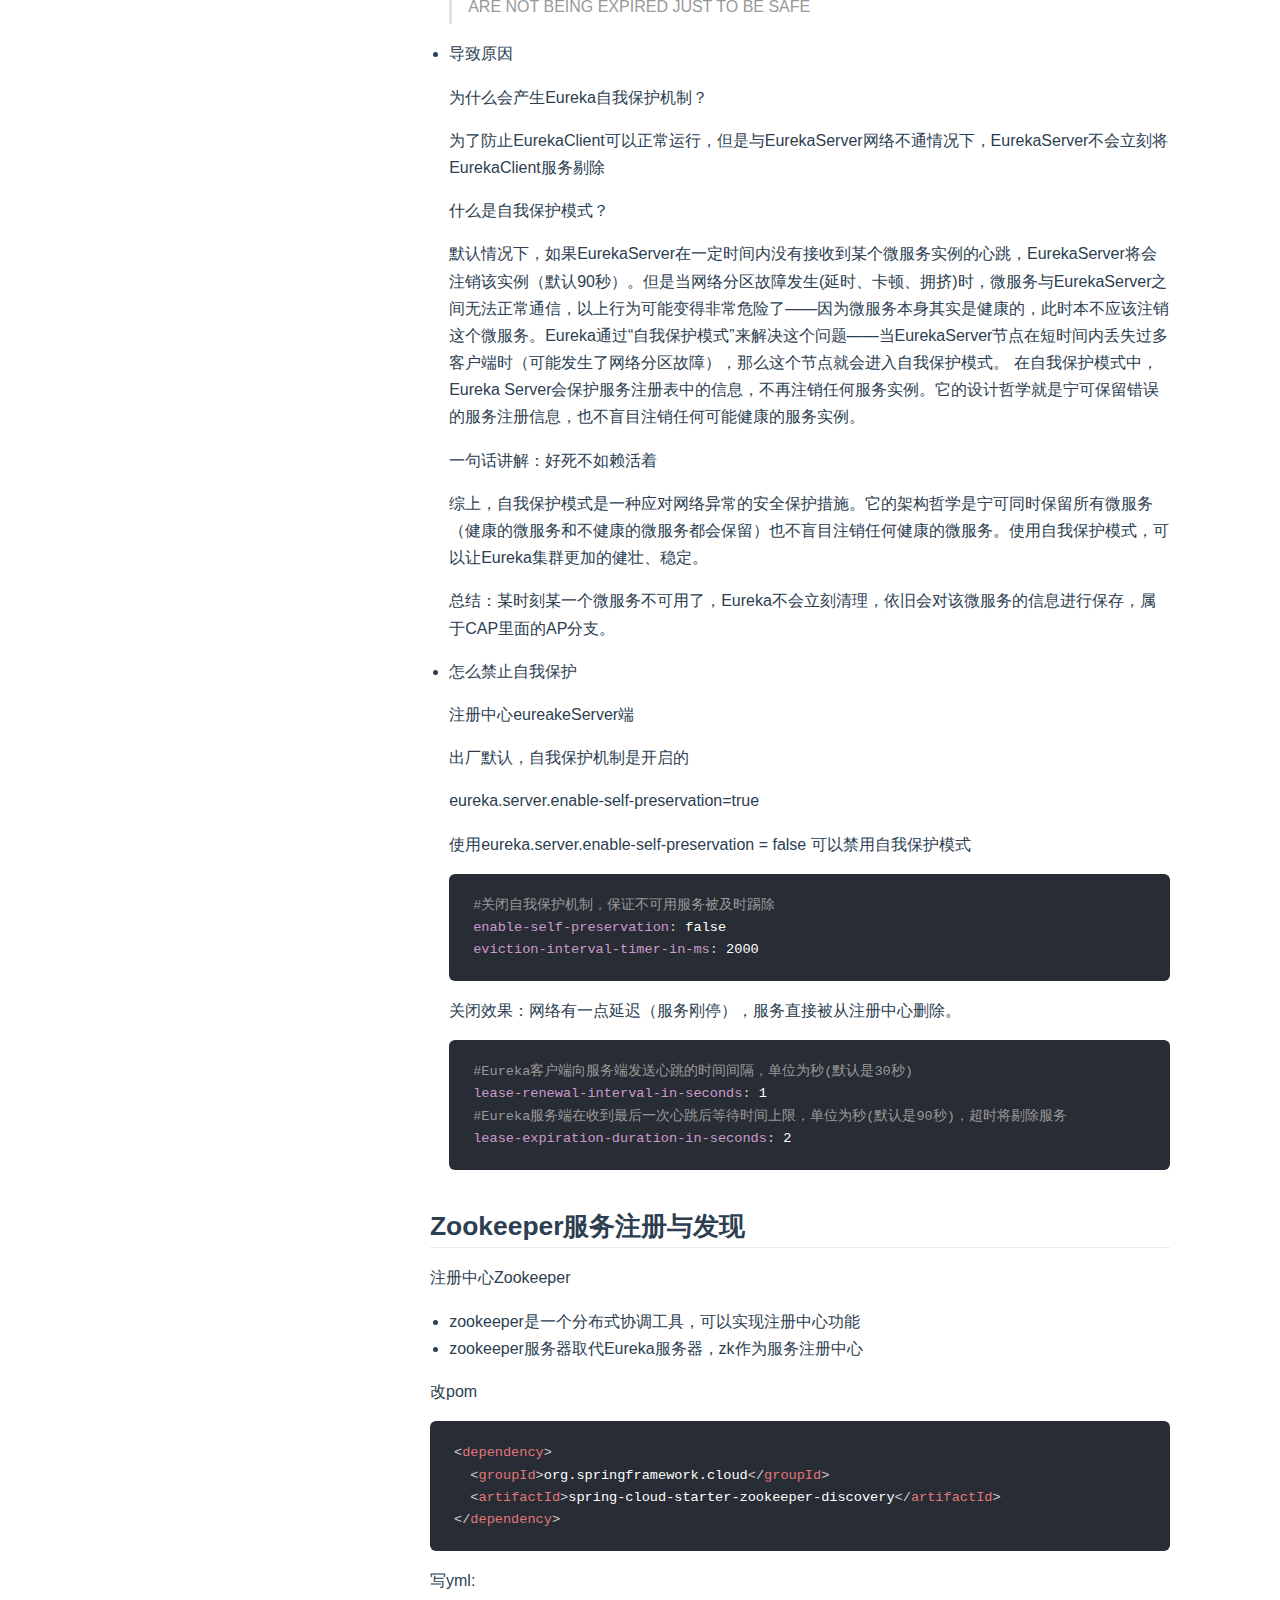
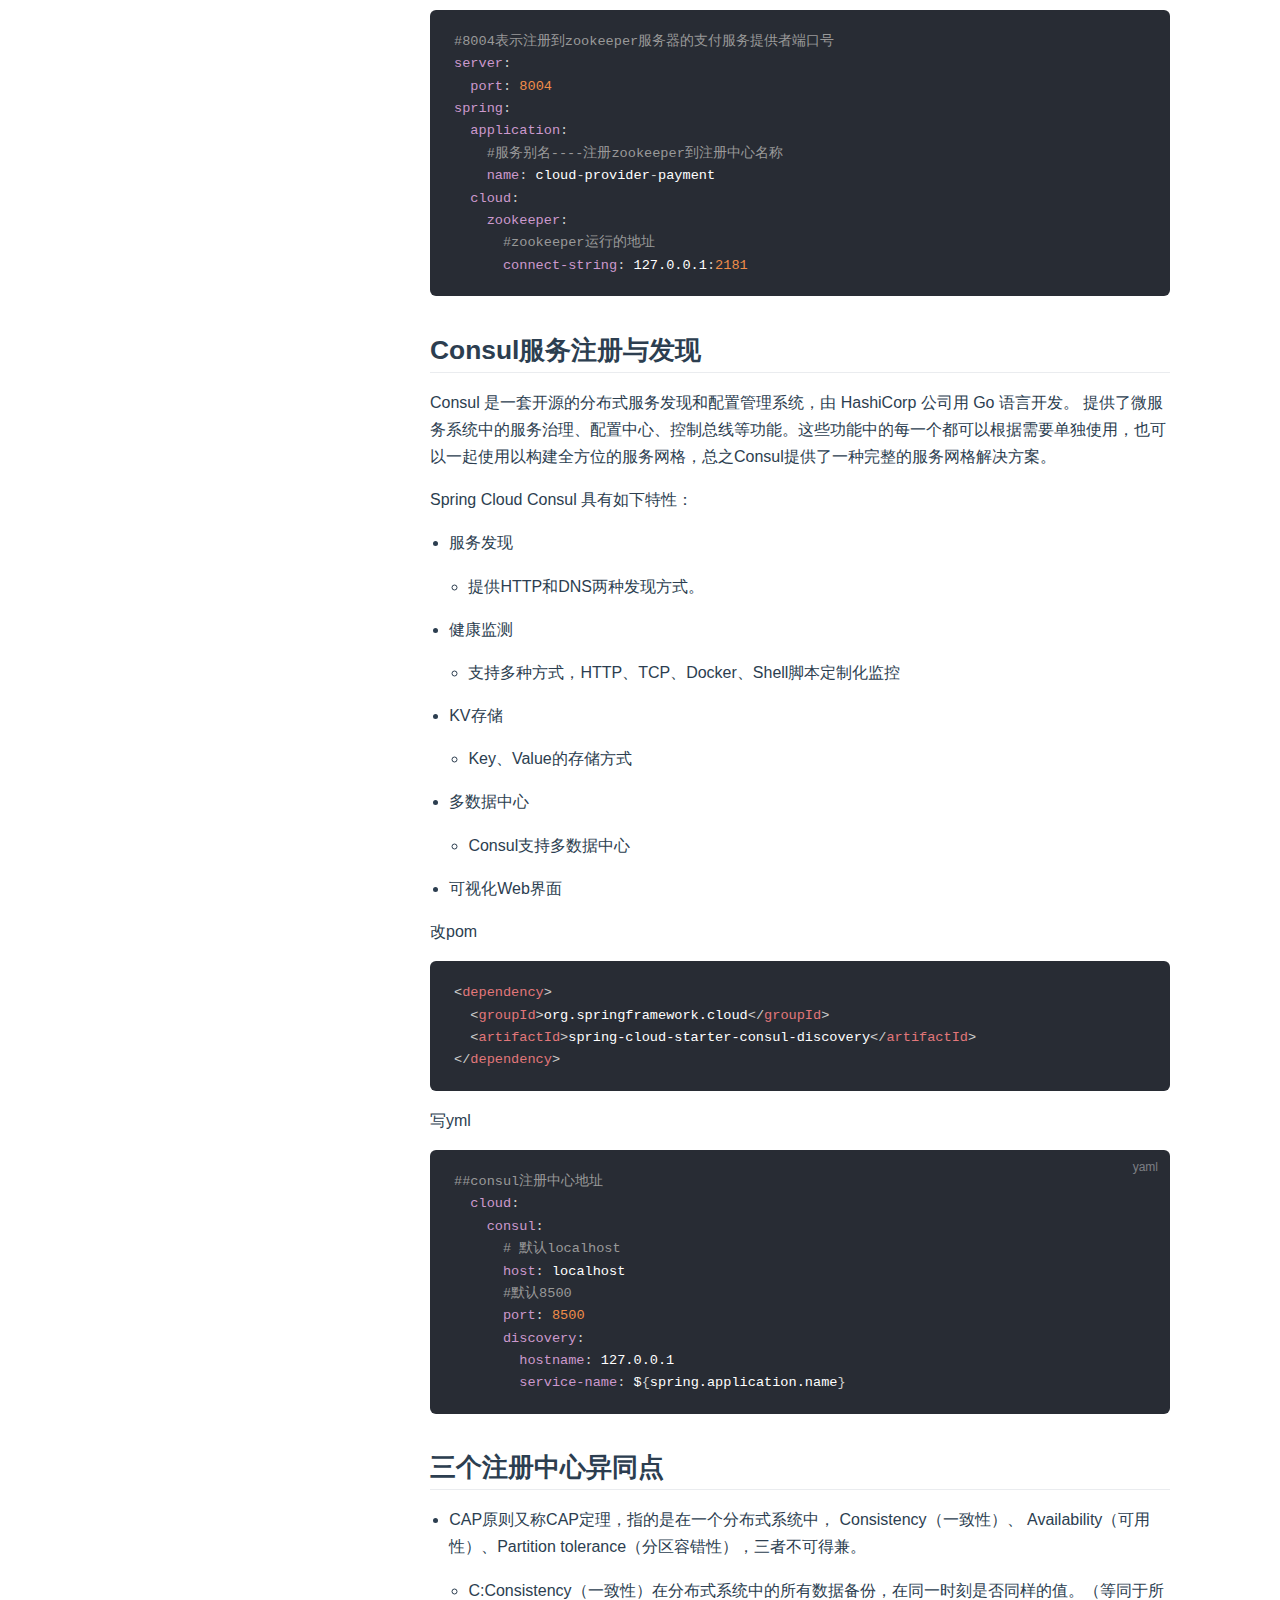
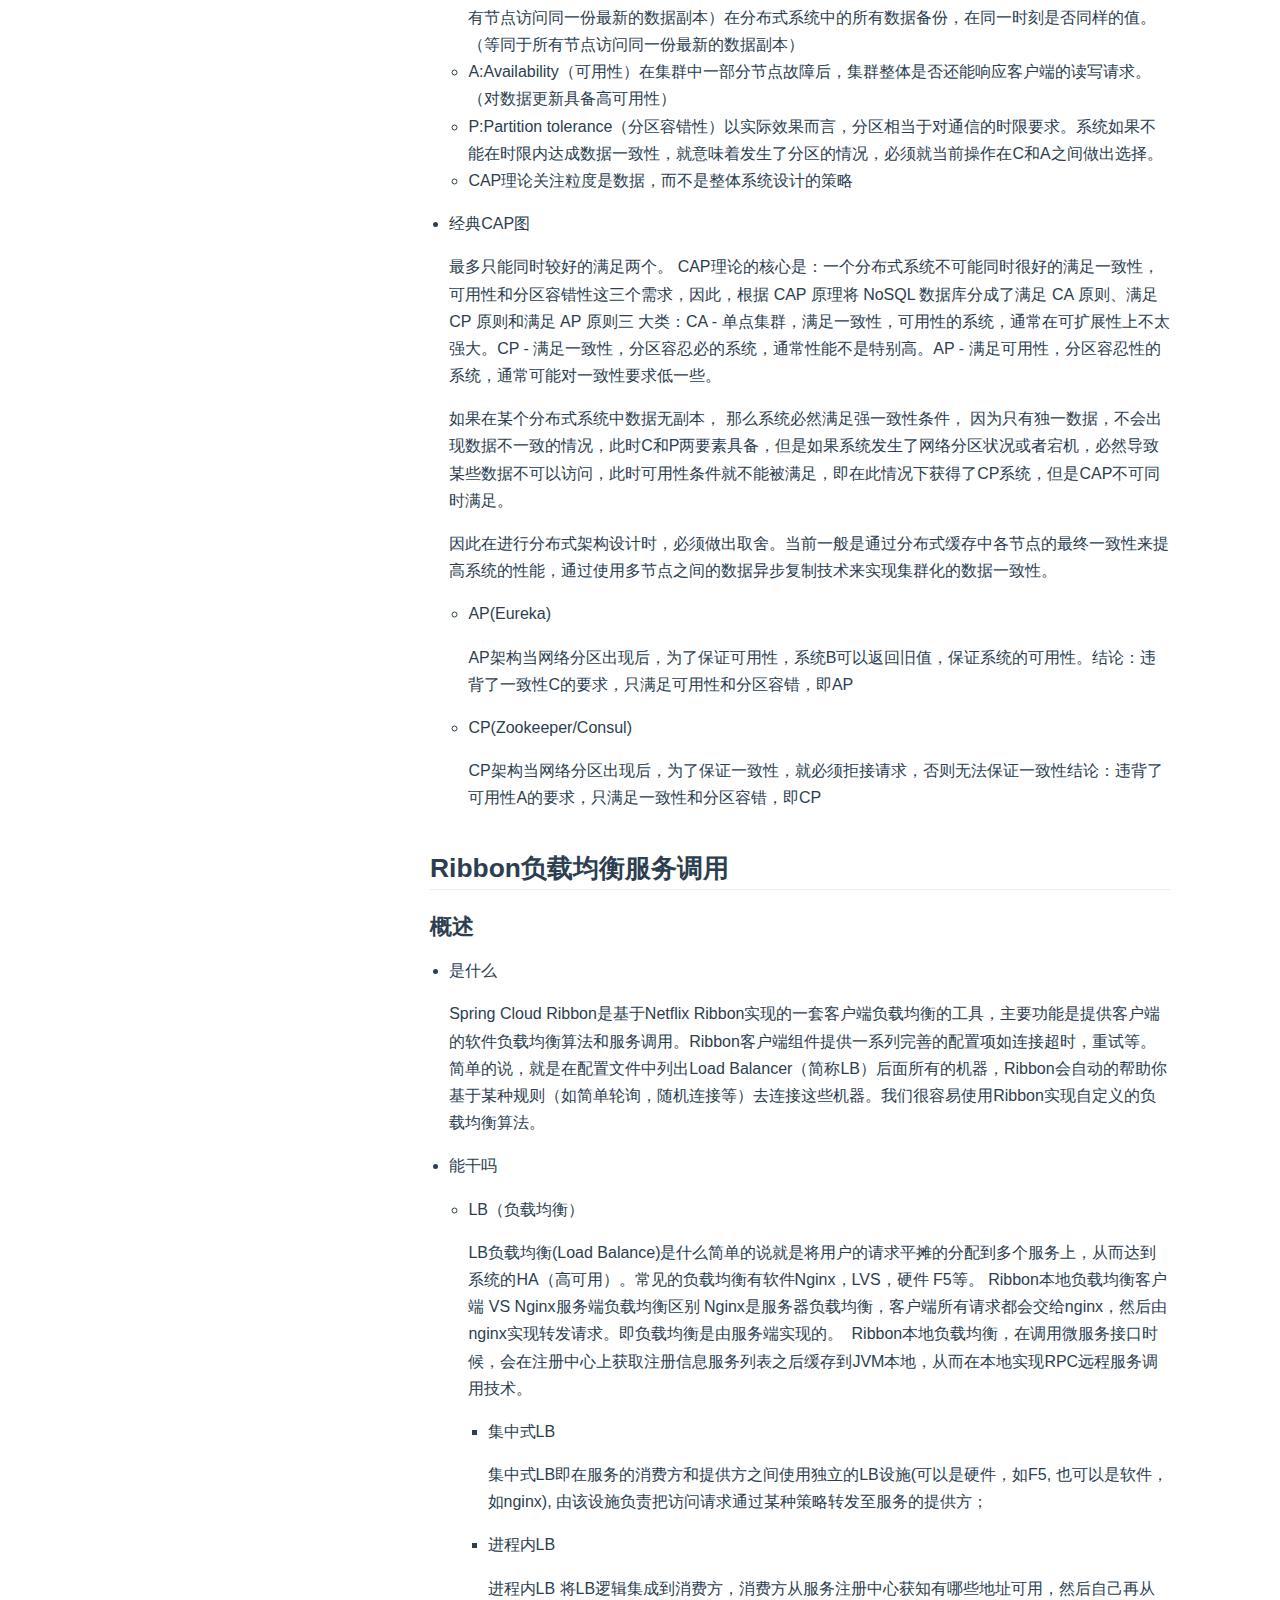
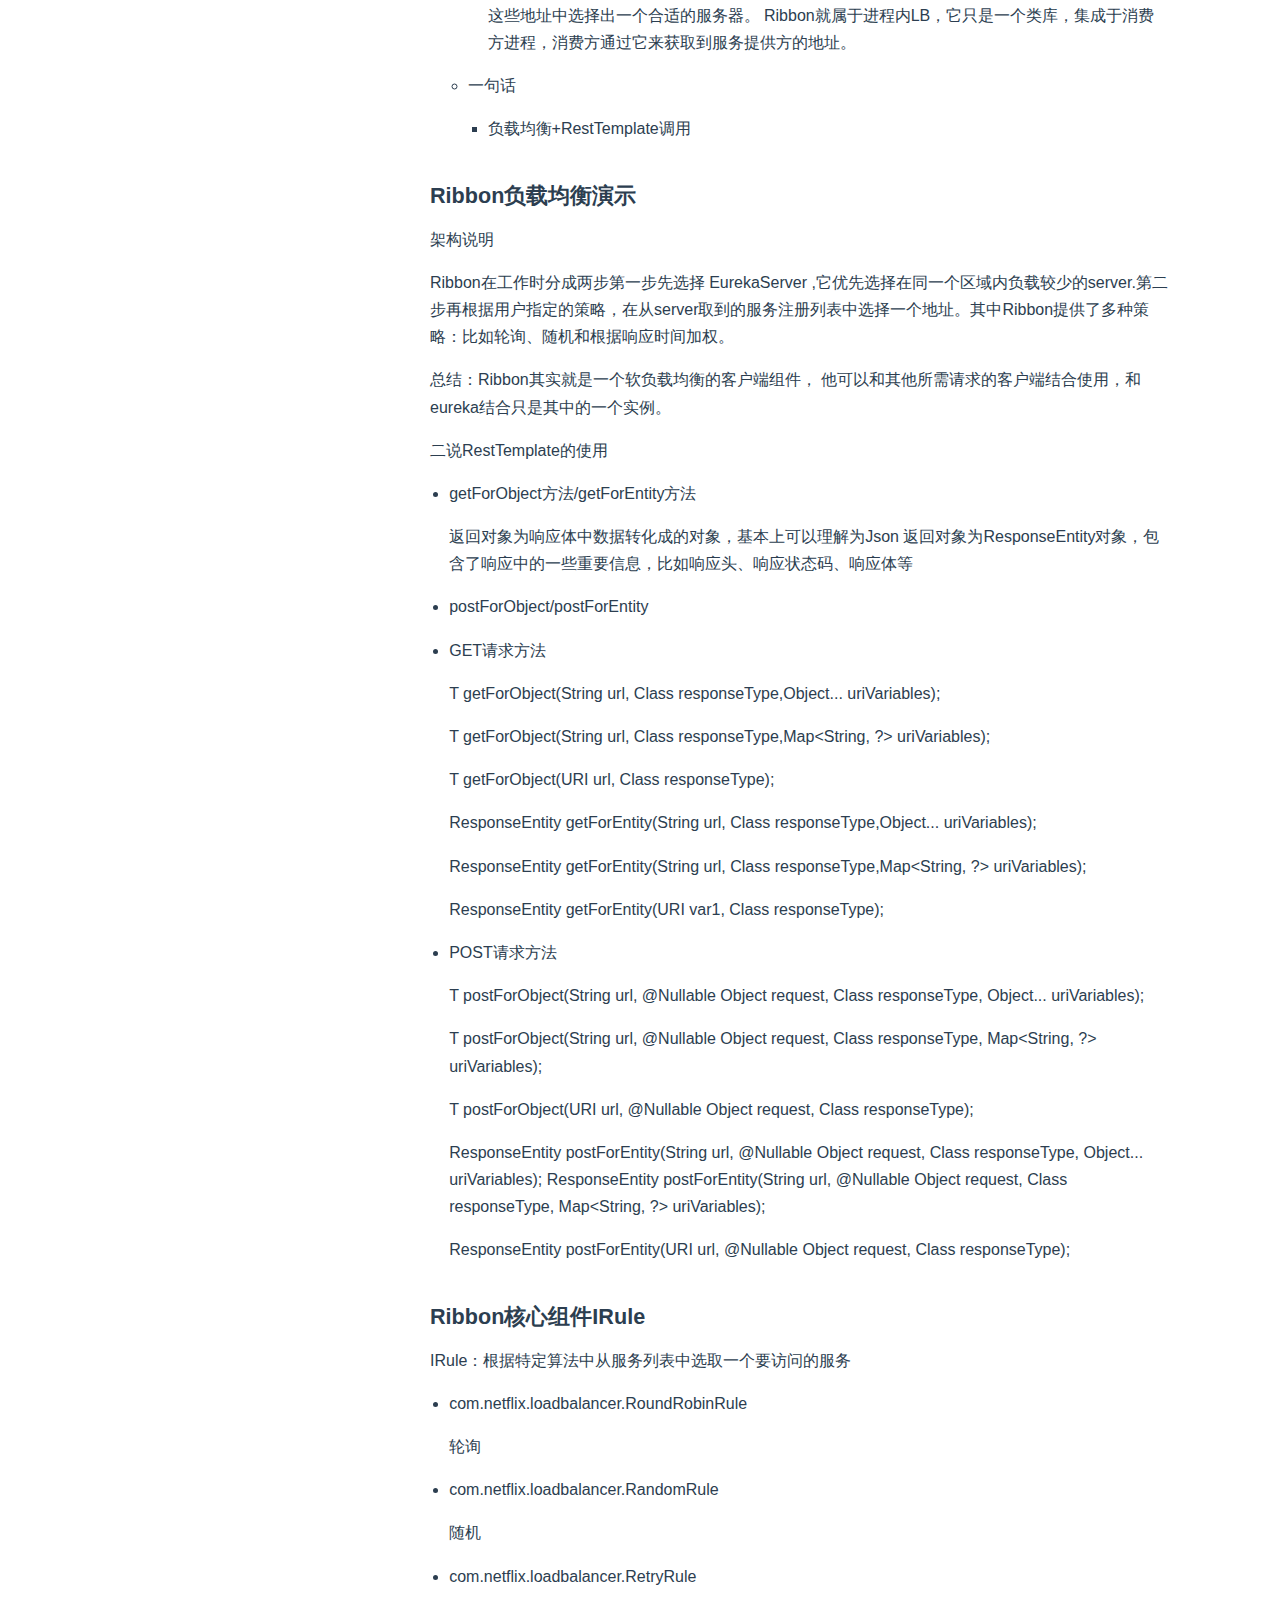
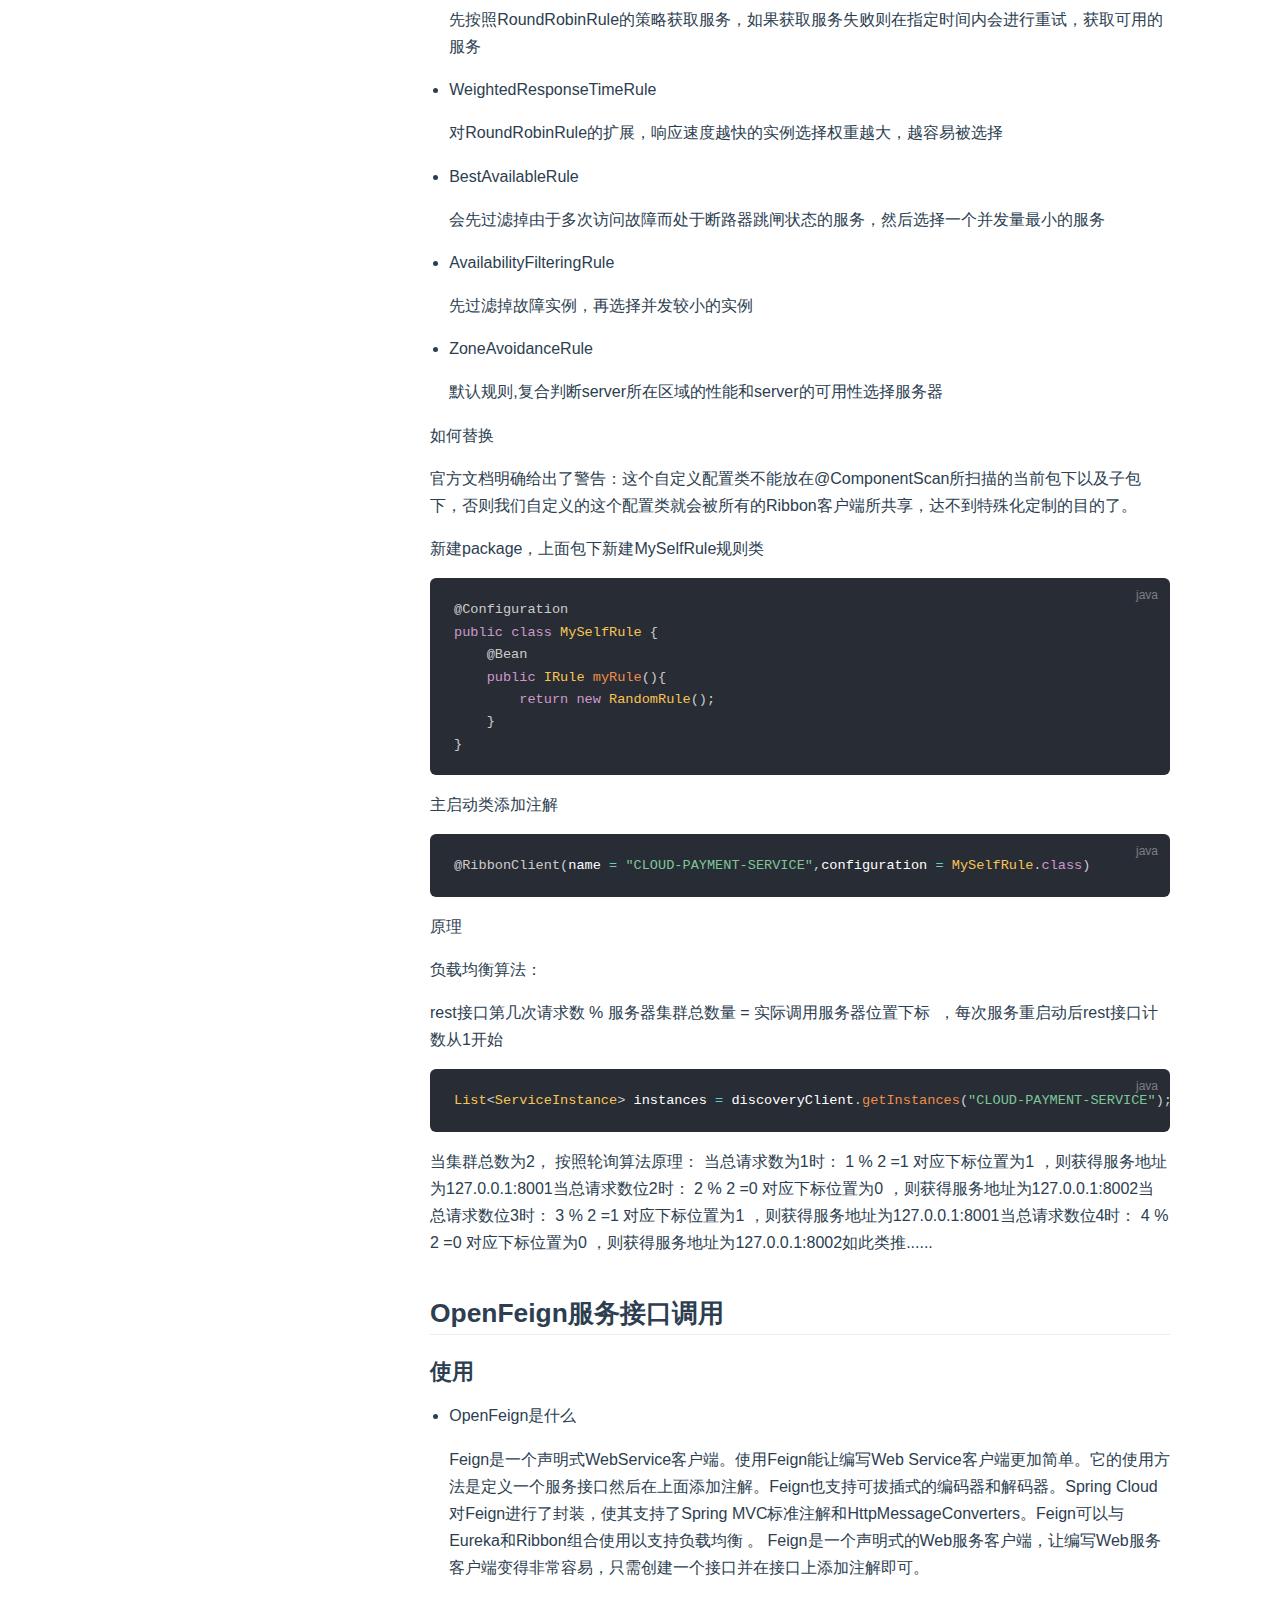
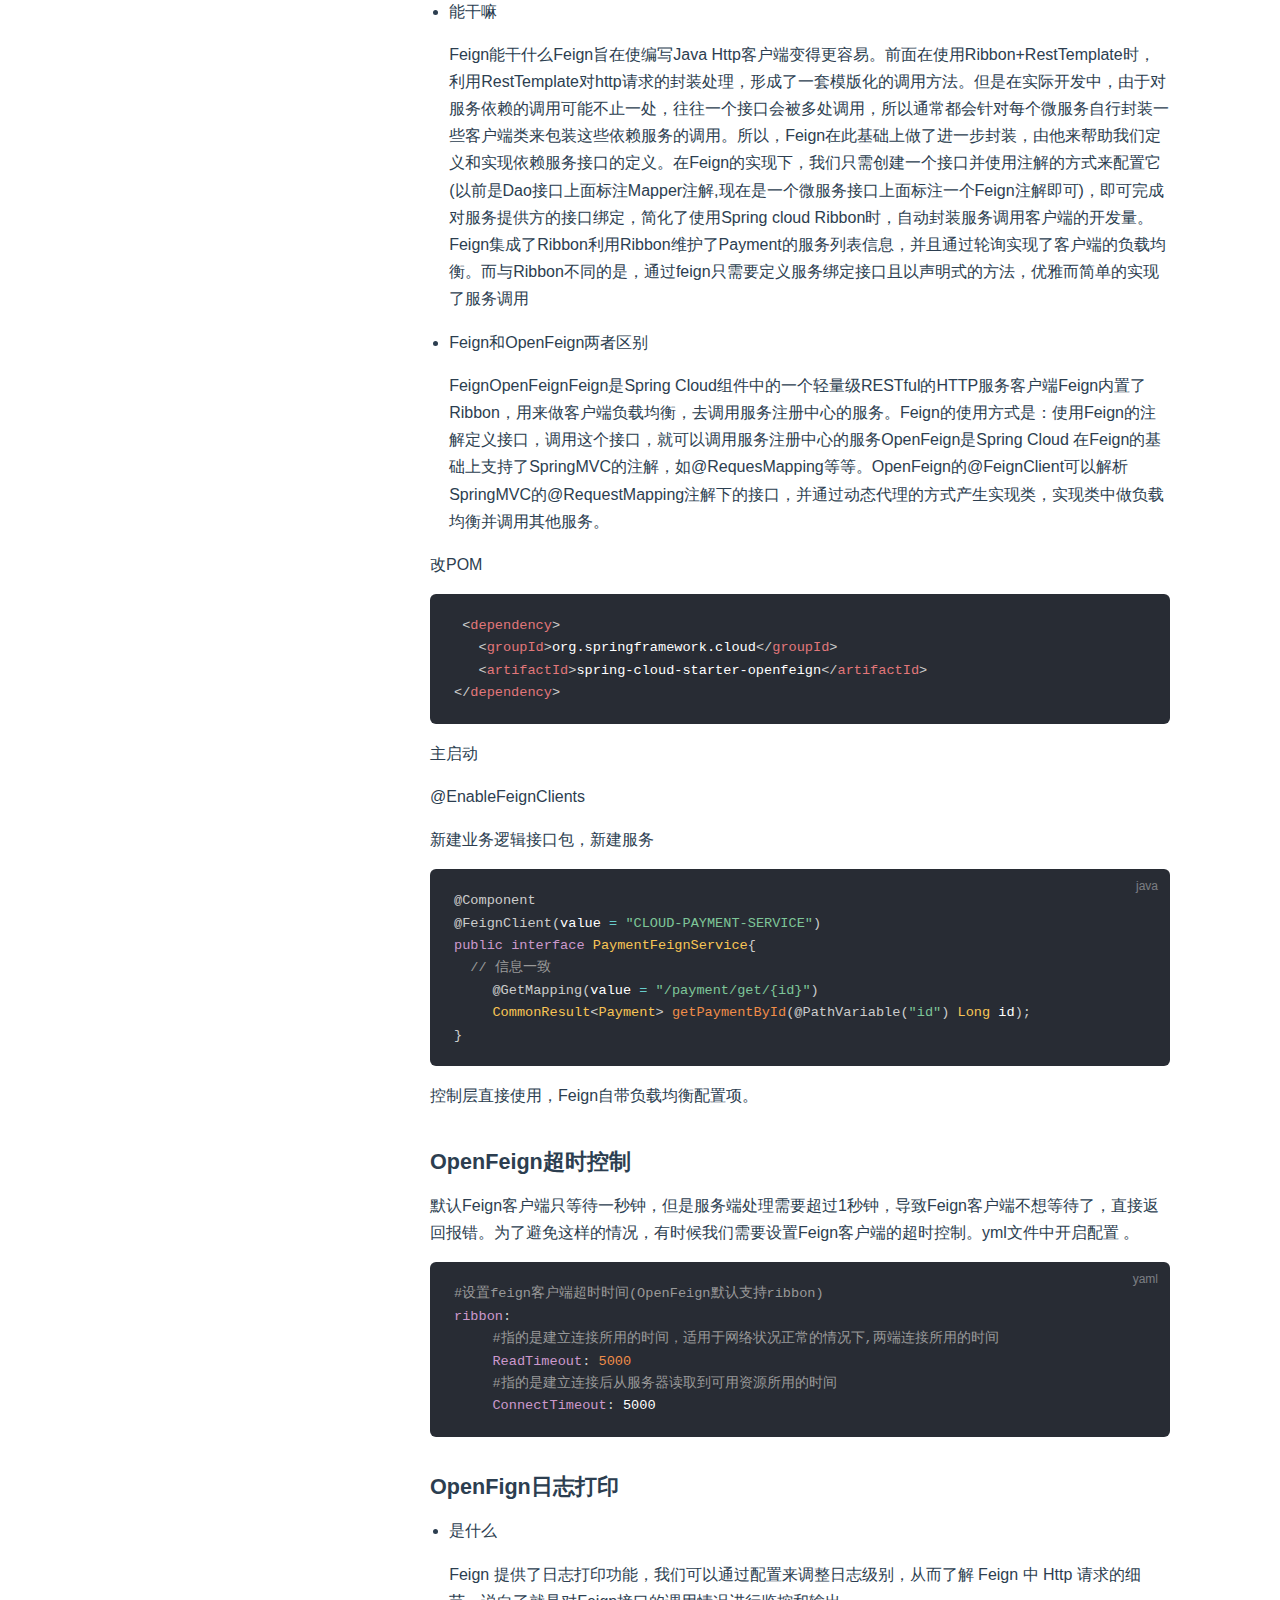
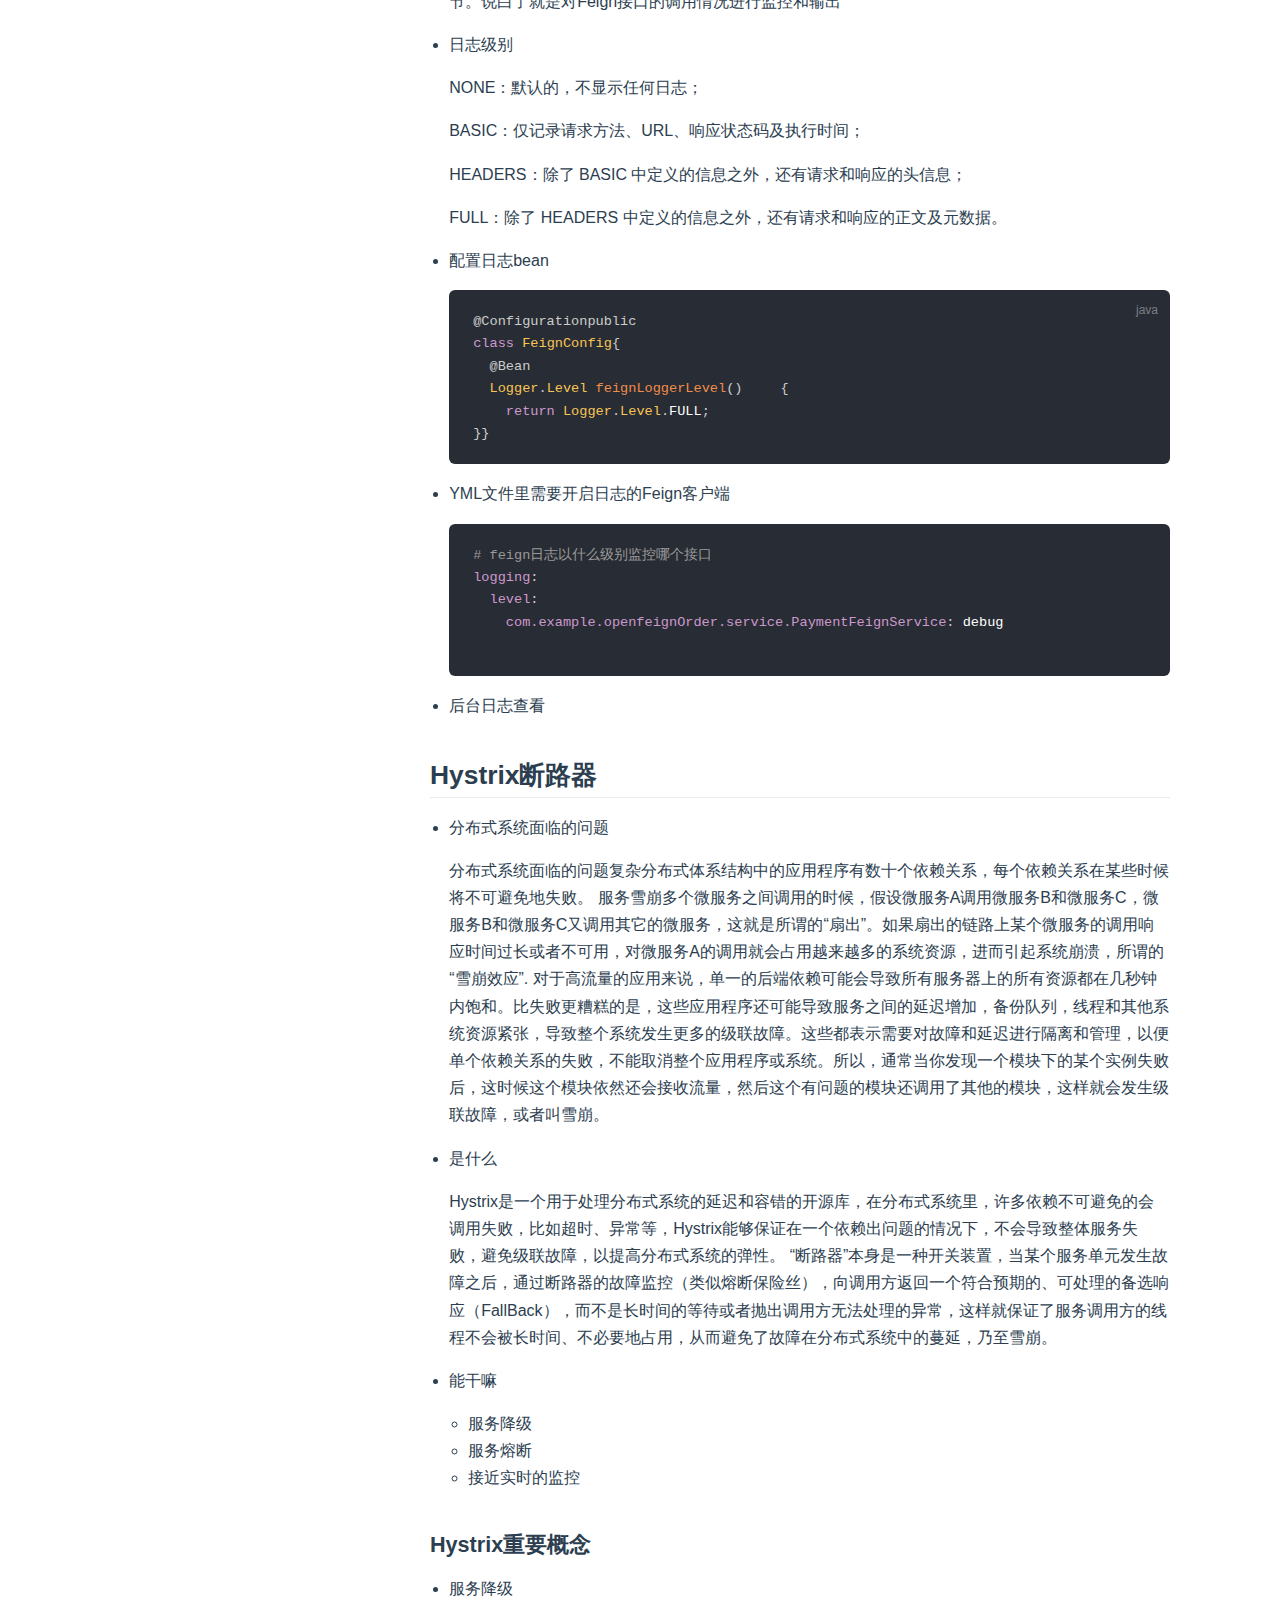
<file: Spring/SpringCloud.html>
<!DOCTYPE html>
<html lang="en-US">
  <head>
    <meta charset="utf-8">
    <meta name="viewport" content="width=device-width,initial-scale=1">
    <title>SpringCloud | Hello VuePress</title>
    <meta name="generator" content="VuePress 1.9.7">
    
    <meta name="description" content="Just playing around">
    
    <link rel="preload" href="/assets/css/0.styles.bba7ace1.css" as="style"><link rel="preload" href="/assets/js/app.ff72da0a.js" as="script"><link rel="preload" href="/assets/js/2.bafebcf4.js" as="script"><link rel="preload" href="/assets/js/11.fdb6a570.js" as="script"><link rel="prefetch" href="/assets/js/10.8d41c55a.js"><link rel="prefetch" href="/assets/js/12.146efa25.js"><link rel="prefetch" href="/assets/js/13.76c1c2f0.js"><link rel="prefetch" href="/assets/js/3.f5992324.js"><link rel="prefetch" href="/assets/js/4.1d1a9ca2.js"><link rel="prefetch" href="/assets/js/5.f866cbb4.js"><link rel="prefetch" href="/assets/js/6.37a4bfd9.js"><link rel="prefetch" href="/assets/js/7.6d30757c.js"><link rel="prefetch" href="/assets/js/8.f3235214.js"><link rel="prefetch" href="/assets/js/9.daae8f88.js">
    <link rel="stylesheet" href="/assets/css/0.styles.bba7ace1.css">
  </head>
  <body>
    <div id="app" data-server-rendered="true"><div class="theme-container"><header class="navbar"><div class="sidebar-button"><svg xmlns="http://www.w3.org/2000/svg" aria-hidden="true" role="img" viewBox="0 0 448 512" class="icon"><path fill="currentColor" d="M436 124H12c-6.627 0-12-5.373-12-12V80c0-6.627 5.373-12 12-12h424c6.627 0 12 5.373 12 12v32c0 6.627-5.373 12-12 12zm0 160H12c-6.627 0-12-5.373-12-12v-32c0-6.627 5.373-12 12-12h424c6.627 0 12 5.373 12 12v32c0 6.627-5.373 12-12 12zm0 160H12c-6.627 0-12-5.373-12-12v-32c0-6.627 5.373-12 12-12h424c6.627 0 12 5.373 12 12v32c0 6.627-5.373 12-12 12z"></path></svg></div> <a href="/" class="home-link router-link-active"><!----> <span class="site-name">Hello VuePress</span></a> <div class="links"><div class="search-box"><input aria-label="Search" autocomplete="off" spellcheck="false" value=""> <!----></div> <nav class="nav-links can-hide"><div class="nav-item"><div class="dropdown-wrapper"><button type="button" aria-label="Spring" class="dropdown-title"><span class="title">Spring</span> <span class="arrow down"></span></button> <button type="button" aria-label="Spring" class="mobile-dropdown-title"><span class="title">Spring</span> <span class="arrow right"></span></button> <ul class="nav-dropdown" style="display:none;"><li class="dropdown-item"><!----> <a href="/Spring/SpringCloud/" class="nav-link">
  SpringCloud
</a></li><li class="dropdown-item"><!----> <a href="/Spring/SpringCloud Alibaba/" class="nav-link">
  SpringCloud Alibaba
</a></li></ul></div></div><div class="nav-item"><div class="dropdown-wrapper"><button type="button" aria-label="运维" class="dropdown-title"><span class="title">运维</span> <span class="arrow down"></span></button> <button type="button" aria-label="运维" class="mobile-dropdown-title"><span class="title">运维</span> <span class="arrow right"></span></button> <ul class="nav-dropdown" style="display:none;"><li class="dropdown-item"><!----> <a href="/operation/Linux/" class="nav-link">
  Linux
</a></li></ul></div></div><div class="nav-item"><div class="dropdown-wrapper"><button type="button" aria-label="消息中间件" class="dropdown-title"><span class="title">消息中间件</span> <span class="arrow down"></span></button> <button type="button" aria-label="消息中间件" class="mobile-dropdown-title"><span class="title">消息中间件</span> <span class="arrow right"></span></button> <ul class="nav-dropdown" style="display:none;"><li class="dropdown-item"><!----> <a href="/middleware/RabbitMQ/" class="nav-link">
  RabbitMQ
</a></li></ul></div></div><div class="nav-item"><div class="dropdown-wrapper"><button type="button" aria-label="NoSQL" class="dropdown-title"><span class="title">NoSQL</span> <span class="arrow down"></span></button> <button type="button" aria-label="NoSQL" class="mobile-dropdown-title"><span class="title">NoSQL</span> <span class="arrow right"></span></button> <ul class="nav-dropdown" style="display:none;"><li class="dropdown-item"><!----> <a href="/NoSQL/Redis/" class="nav-link">
  Redis
</a></li></ul></div></div> <!----></nav></div></header> <div class="sidebar-mask"></div> <aside class="sidebar"><nav class="nav-links"><div class="nav-item"><div class="dropdown-wrapper"><button type="button" aria-label="Spring" class="dropdown-title"><span class="title">Spring</span> <span class="arrow down"></span></button> <button type="button" aria-label="Spring" class="mobile-dropdown-title"><span class="title">Spring</span> <span class="arrow right"></span></button> <ul class="nav-dropdown" style="display:none;"><li class="dropdown-item"><!----> <a href="/Spring/SpringCloud/" class="nav-link">
  SpringCloud
</a></li><li class="dropdown-item"><!----> <a href="/Spring/SpringCloud Alibaba/" class="nav-link">
  SpringCloud Alibaba
</a></li></ul></div></div><div class="nav-item"><div class="dropdown-wrapper"><button type="button" aria-label="运维" class="dropdown-title"><span class="title">运维</span> <span class="arrow down"></span></button> <button type="button" aria-label="运维" class="mobile-dropdown-title"><span class="title">运维</span> <span class="arrow right"></span></button> <ul class="nav-dropdown" style="display:none;"><li class="dropdown-item"><!----> <a href="/operation/Linux/" class="nav-link">
  Linux
</a></li></ul></div></div><div class="nav-item"><div class="dropdown-wrapper"><button type="button" aria-label="消息中间件" class="dropdown-title"><span class="title">消息中间件</span> <span class="arrow down"></span></button> <button type="button" aria-label="消息中间件" class="mobile-dropdown-title"><span class="title">消息中间件</span> <span class="arrow right"></span></button> <ul class="nav-dropdown" style="display:none;"><li class="dropdown-item"><!----> <a href="/middleware/RabbitMQ/" class="nav-link">
  RabbitMQ
</a></li></ul></div></div><div class="nav-item"><div class="dropdown-wrapper"><button type="button" aria-label="NoSQL" class="dropdown-title"><span class="title">NoSQL</span> <span class="arrow down"></span></button> <button type="button" aria-label="NoSQL" class="mobile-dropdown-title"><span class="title">NoSQL</span> <span class="arrow right"></span></button> <ul class="nav-dropdown" style="display:none;"><li class="dropdown-item"><!----> <a href="/NoSQL/Redis/" class="nav-link">
  Redis
</a></li></ul></div></div> <!----></nav>  <ul class="sidebar-links"><li><section class="sidebar-group depth-0"><p class="sidebar-heading open"><span>SpringCloud</span> <!----></p> <ul class="sidebar-links sidebar-group-items"><li><a href="/Spring/SpringCloud.html#springcloud和springboot之间的依赖关系" class="sidebar-link">Springcloud和Springboot之间的依赖关系</a><ul class="sidebar-sub-headers"></ul></li><li><a href="/Spring/SpringCloud.html#resttemplate" class="sidebar-link">RestTemplate</a><ul class="sidebar-sub-headers"><li class="sidebar-sub-header"><a href="/Spring/SpringCloud.html#使用" class="sidebar-link">使用</a></li></ul></li><li><a href="/Spring/SpringCloud.html#eureka服务注册与发现" class="sidebar-link">Eureka服务注册与发现</a><ul class="sidebar-sub-headers"><li class="sidebar-sub-header"><a href="/Spring/SpringCloud.html#eureka基础知识" class="sidebar-link">Eureka基础知识</a></li><li class="sidebar-sub-header"><a href="/Spring/SpringCloud.html#单机eureka的使用" class="sidebar-link">单机Eureka的使用</a></li><li class="sidebar-sub-header"><a href="/Spring/SpringCloud.html#集群eureka构建" class="sidebar-link">集群Eureka构建</a></li><li class="sidebar-sub-header"><a href="/Spring/SpringCloud.html#eureka自我保护" class="sidebar-link">Eureka自我保护</a></li></ul></li><li><a href="/Spring/SpringCloud.html#zookeeper服务注册与发现" class="sidebar-link">Zookeeper服务注册与发现</a><ul class="sidebar-sub-headers"></ul></li><li><a href="/Spring/SpringCloud.html#consul服务注册与发现" class="sidebar-link">Consul服务注册与发现</a><ul class="sidebar-sub-headers"></ul></li><li><a href="/Spring/SpringCloud.html#三个注册中心异同点" class="sidebar-link">三个注册中心异同点</a><ul class="sidebar-sub-headers"></ul></li><li><a href="/Spring/SpringCloud.html#ribbon负载均衡服务调用" class="sidebar-link">Ribbon负载均衡服务调用</a><ul class="sidebar-sub-headers"><li class="sidebar-sub-header"><a href="/Spring/SpringCloud.html#概述" class="sidebar-link">概述</a></li><li class="sidebar-sub-header"><a href="/Spring/SpringCloud.html#ribbon负载均衡演示" class="sidebar-link">Ribbon负载均衡演示</a></li><li class="sidebar-sub-header"><a href="/Spring/SpringCloud.html#ribbon核心组件irule" class="sidebar-link">Ribbon核心组件IRule</a></li></ul></li><li><a href="/Spring/SpringCloud.html#openfeign服务接口调用" class="sidebar-link">OpenFeign服务接口调用</a><ul class="sidebar-sub-headers"><li class="sidebar-sub-header"><a href="/Spring/SpringCloud.html#使用-2" class="sidebar-link">使用</a></li><li class="sidebar-sub-header"><a href="/Spring/SpringCloud.html#openfeign超时控制" class="sidebar-link">OpenFeign超时控制</a></li><li class="sidebar-sub-header"><a href="/Spring/SpringCloud.html#openfign日志打印" class="sidebar-link">OpenFign日志打印</a></li></ul></li><li><a href="/Spring/SpringCloud.html#hystrix断路器" class="sidebar-link">Hystrix断路器</a><ul class="sidebar-sub-headers"><li class="sidebar-sub-header"><a href="/Spring/SpringCloud.html#hystrix重要概念" class="sidebar-link">Hystrix重要概念</a></li><li class="sidebar-sub-header"><a href="/Spring/SpringCloud.html#服务降级" class="sidebar-link">服务降级</a></li><li class="sidebar-sub-header"><a href="/Spring/SpringCloud.html#服务熔断" class="sidebar-link">服务熔断</a></li></ul></li><li><a href="/Spring/SpringCloud.html#gateway网关" class="sidebar-link">Gateway网关</a><ul class="sidebar-sub-headers"><li class="sidebar-sub-header"><a href="/Spring/SpringCloud.html#三大核心概念" class="sidebar-link">三大核心概念</a></li><li class="sidebar-sub-header"><a href="/Spring/SpringCloud.html#gateway工作流程" class="sidebar-link">Gateway工作流程</a></li><li class="sidebar-sub-header"><a href="/Spring/SpringCloud.html#gateway使用" class="sidebar-link">Gateway使用</a></li><li class="sidebar-sub-header"><a href="/Spring/SpringCloud.html#常用的route-predicate" class="sidebar-link">常用的Route Predicate</a></li><li class="sidebar-sub-header"><a href="/Spring/SpringCloud.html#gatewayfilter" class="sidebar-link">GatewayFilter</a></li><li class="sidebar-sub-header"><a href="/Spring/SpringCloud.html#自定义过滤器" class="sidebar-link">自定义过滤器</a></li></ul></li></ul></section></li></ul> </aside> <main class="page"> <div class="theme-default-content content__default"><h1 id="springcloud"><a href="#springcloud" class="header-anchor">#</a> SpringCloud</h1> <h2 id="springcloud和springboot之间的依赖关系"><a href="#springcloud和springboot之间的依赖关系" class="header-anchor">#</a> Springcloud和Springboot之间的依赖关系</h2> <p><a href="https://start.spring.io/actuator/info" target="_blank" rel="noopener noreferrer">依赖关系<span><svg xmlns="http://www.w3.org/2000/svg" aria-hidden="true" focusable="false" x="0px" y="0px" viewBox="0 0 100 100" width="15" height="15" class="icon outbound"><path fill="currentColor" d="M18.8,85.1h56l0,0c2.2,0,4-1.8,4-4v-32h-8v28h-48v-48h28v-8h-32l0,0c-2.2,0-4,1.8-4,4v56C14.8,83.3,16.6,85.1,18.8,85.1z"></path> <polygon fill="currentColor" points="45.7,48.7 51.3,54.3 77.2,28.5 77.2,37.2 85.2,37.2 85.2,14.9 62.8,14.9 62.8,22.9 71.5,22.9"></polygon></svg> <span class="sr-only">(opens new window)</span></span></a></p> <h2 id="resttemplate"><a href="#resttemplate" class="header-anchor">#</a> RestTemplate</h2> <p>RestTemplate提供了多种便捷访问远程Http服务的方法， 是一种简单便捷的访问restful服务模板类，是Spring提供的用于访问Rest服务的客户端模板工具集</p> <h3 id="使用"><a href="#使用" class="header-anchor">#</a> 使用</h3> <ul><li><p>官网地址 https://docs.spring.io/spring-framework/docs/5.2.2.RELEASE/javadoc-api/org/springframework/web/client/RestTemplate.html  使用使用restTemplate访问restful接口非常的简单粗暴无脑。(url, requestMap, ResponseBean.class)这三个参数分别代表 REST请求地址、请求参数、HTTP响应转换被转换成的对象类型。</p></li> <li><p>配置类</p></li></ul> <div class="language-java extra-class"><pre class="language-java"><code><span class="token annotation punctuation">@Configurationpublic</span> 
<span class="token keyword">class</span> <span class="token class-name">ApplicationContextConfig</span><span class="token punctuation">{</span>    
<span class="token annotation punctuation">@Bean</span>    
<span class="token comment">//使用@LoadBalanced注解赋予RestTemplate负载均衡的能力</span>
<span class="token comment">//@LoadBalanced</span>
<span class="token keyword">public</span> <span class="token class-name">RestTemplate</span> <span class="token function">restTemplate</span><span class="token punctuation">(</span><span class="token punctuation">)</span>    <span class="token punctuation">{</span>        
  <span class="token keyword">return</span> <span class="token keyword">new</span> <span class="token class-name">RestTemplate</span><span class="token punctuation">(</span><span class="token punctuation">)</span><span class="token punctuation">;</span>    
<span class="token punctuation">}</span><span class="token punctuation">}</span> 
</code></pre></div><p>控制层调用</p> <div class="language-java extra-class"><pre class="language-java"><code><span class="token annotation punctuation">@RestControllerpublic</span> 
<span class="token keyword">class</span> <span class="token class-name">OrderController</span><span class="token punctuation">{</span>    
<span class="token annotation punctuation">@Autowired</span> 
<span class="token keyword">public</span> <span class="token keyword">static</span> <span class="token keyword">final</span> <span class="token class-name">String</span> <span class="token class-name">PaymentSrv_URL</span> <span class="token operator">=</span><span class="token string">&quot;http://localhost:8001&quot;</span><span class="token punctuation">;</span>                     
<span class="token keyword">private</span> <span class="token class-name">RestTemplate</span> restTemplate<span class="token punctuation">;</span>    
<span class="token annotation punctuation">@GetMapping</span><span class="token punctuation">(</span><span class="token string">&quot;/consumer/payment/create&quot;</span><span class="token punctuation">)</span> 
<span class="token comment">//客户端用浏览器是get请求，但是底层实质发送post调用服务端8001    </span>
<span class="token keyword">public</span> <span class="token class-name">CommonResult</span> <span class="token function">create</span><span class="token punctuation">(</span><span class="token class-name">Payment</span> payment<span class="token punctuation">)</span> <span class="token punctuation">{</span>        
    <span class="token keyword">return</span> restTemplate<span class="token punctuation">.</span><span class="token function">postForObject</span><span class="token punctuation">(</span><span class="token class-name">PaymentSrv_URL</span> <span class="token operator">+</span> <span class="token string">&quot;/payment/create&quot;</span><span class="token punctuation">,</span>payment<span class="token punctuation">,</span><span class="token class-name">CommonResult</span><span class="token punctuation">.</span><span class="token keyword">class</span><span class="token punctuation">)</span><span class="token punctuation">;</span>    
<span class="token punctuation">}</span>    
<span class="token annotation punctuation">@GetMapping</span><span class="token punctuation">(</span><span class="token string">&quot;/consumer/payment/get/{id}&quot;</span><span class="token punctuation">)</span>    
<span class="token keyword">public</span> <span class="token class-name">CommonResult</span> <span class="token function">getPayment</span><span class="token punctuation">(</span><span class="token annotation punctuation">@PathVariable</span> <span class="token class-name">Long</span> id<span class="token punctuation">)</span> <span class="token punctuation">{</span>
    <span class="token keyword">return</span> restTemplate<span class="token punctuation">.</span><span class="token function">getForObject</span><span class="token punctuation">(</span><span class="token class-name">PaymentSrv_URL</span><span class="token operator">+</span><span class="token string">&quot;/payment/get/&quot;</span><span class="token operator">+</span>id<span class="token punctuation">,</span> <span class="token class-name">CommonResult</span><span class="token punctuation">.</span><span class="token keyword">class</span><span class="token punctuation">,</span> id<span class="token punctuation">)</span><span class="token punctuation">;</span>    
<span class="token punctuation">}</span><span class="token punctuation">}</span> 
</code></pre></div><h2 id="eureka服务注册与发现"><a href="#eureka服务注册与发现" class="header-anchor">#</a> Eureka服务注册与发现</h2> <h3 id="eureka基础知识"><a href="#eureka基础知识" class="header-anchor">#</a> Eureka基础知识</h3> <ul><li><p>什么是服务治理</p> <p>什么是服务治理Spring Cloud 封装了 Netflix 公司开发的 Eureka 模块来实现服务治理。在传统的rpc远程调用框架中，管理每个服务与服务之间依赖关系比较复杂，管理比较复杂，所以需要使用服务治理，管理服务于服务之间依赖关系，可以实现服务调用、负载均衡、容错等，实现服务发现与注册。</p></li> <li><p>什么是服务注册</p> <p>什么是服务注册与发现Eureka采用了CS的设计架构，Eureka Server 作为服务注册功能的服务器，它是服务注册中心。而系统中的其他微服务，使用 Eureka的客户端连接到 Eureka Server并维持心跳连接。这样系统的维护人员就可以通过 Eureka Server 来监控系统中各个微服务是否正常运行。在服务注册与发现中，有一个注册中心。当服务器启动的时候，会把当前自己服务器的信息 比如 服务地址通讯地址等以别名方式注册到注册中心上。另一方（消费者|服务提供者），以该别名的方式去注册中心上获取到实际的服务通讯地址，然后再实现本地RPC调用RPC远程调用框架核心设计思想：在于注册中心，因为使用注册中心管理每个服务与服务之间的一个依赖关系(服务治理概念)。</p></li> <li><p>Eureka包含两个组件：Eureka Server和Eureka Client Eureka Server提供服务注册服务各个微服务节点通过配置启动后，会在EurekaServer中进行注册，这样EurekaServer中的服务注册表中将会存储所有可用服务节点的信息，服务节点的信息可以在界面中直观看到。  EurekaClient通过注册中心进行访问是一个Java客户端，用于简化Eureka Server的交互，客户端同时也具备一个内置的、使用轮询(round-robin)负载算法的负载均衡器。在应用启动后，将会向Eureka Server发送心跳(默认周期为30秒)。如果Eureka Server在多个心跳周期内没有接收到某个节点的心跳，EurekaServer将会从服务注册表中把这个服务节点移除（默认90秒）</p></li></ul> <h3 id="单机eureka的使用"><a href="#单机eureka的使用" class="header-anchor">#</a> 单机Eureka的使用</h3> <p>三部曲,改pom,写yml,主启动类。</p> <h4 id="eurekaserver端注册中心"><a href="#eurekaserver端注册中心" class="header-anchor">#</a> EurekaServer端注册中心</h4> <div class="language-xml extra-class"><pre class="language-xml"><code><span class="token tag"><span class="token tag"><span class="token punctuation">&lt;</span>dependency</span><span class="token punctuation">&gt;</span></span>            
  <span class="token tag"><span class="token tag"><span class="token punctuation">&lt;</span>groupId</span><span class="token punctuation">&gt;</span></span>org.springframework.cloud<span class="token tag"><span class="token tag"><span class="token punctuation">&lt;/</span>groupId</span><span class="token punctuation">&gt;</span></span>            
  <span class="token tag"><span class="token tag"><span class="token punctuation">&lt;</span>artifactId</span><span class="token punctuation">&gt;</span></span>spring-cloud-starter-netflix-eureka-server<span class="token tag"><span class="token tag"><span class="token punctuation">&lt;/</span>artifactId</span><span class="token punctuation">&gt;</span></span>        
<span class="token tag"><span class="token tag"><span class="token punctuation">&lt;/</span>dependency</span><span class="token punctuation">&gt;</span></span>
</code></pre></div><div class="language-yaml extra-class"><pre class="language-yaml"><code><span class="token key atrule">server</span><span class="token punctuation">:</span>
  <span class="token key atrule">port</span><span class="token punctuation">:</span> <span class="token number">7001</span>
<span class="token comment">#eureka服务端的实例名称  </span>
<span class="token key atrule">eureka</span><span class="token punctuation">:</span>
  <span class="token key atrule">instance</span><span class="token punctuation">:</span>
    <span class="token key atrule">hostname</span><span class="token punctuation">:</span> localhost
  <span class="token key atrule">client</span><span class="token punctuation">:</span>
  	<span class="token comment">#false表示不向注册中心注册自己。</span>
    <span class="token key atrule">register-with-eureka</span><span class="token punctuation">:</span> <span class="token boolean important">false</span>
    <span class="token comment">#false表示自己端就是注册中心，我的职责就是维护服务实例，并不需要去检索服务</span>
    <span class="token key atrule">fetchRegistry</span><span class="token punctuation">:</span> <span class="token boolean important">false</span>
    <span class="token comment">#设置与Eureka Server交互的地址查询服务和注册服务都需要依赖这个地址。</span>
    <span class="token key atrule">service-url</span><span class="token punctuation">:</span>
      <span class="token key atrule">defaultZone</span><span class="token punctuation">:</span> http<span class="token punctuation">:</span>//$<span class="token punctuation">{</span>eureka.instance.hostname<span class="token punctuation">}</span><span class="token punctuation">:</span>$<span class="token punctuation">{</span>server.port<span class="token punctuation">}</span>/eureka/  
</code></pre></div><p>主启动加入@EnableEurekaServer注解，启动服务可以看到eureka页面。</p> <h4 id="eurekaclient端"><a href="#eurekaclient端" class="header-anchor">#</a> EurekaClient端</h4> <p>将注册进EurekaServer成为服务提供者provider</p> <p>改pom</p> <div class="language-xml extra-class"><pre class="language-xml"><code><span class="token tag"><span class="token tag"><span class="token punctuation">&lt;</span>dependency</span><span class="token punctuation">&gt;</span></span>            
  <span class="token tag"><span class="token tag"><span class="token punctuation">&lt;</span>groupId</span><span class="token punctuation">&gt;</span></span>org.springframework.cloud<span class="token tag"><span class="token tag"><span class="token punctuation">&lt;/</span>groupId</span><span class="token punctuation">&gt;</span></span>            
  <span class="token tag"><span class="token tag"><span class="token punctuation">&lt;</span>artifactId</span><span class="token punctuation">&gt;</span></span>spring-cloud-starter-netflix-eureka-client<span class="token tag"><span class="token tag"><span class="token punctuation">&lt;/</span>artifactId</span><span class="token punctuation">&gt;</span></span>        
<span class="token tag"><span class="token tag"><span class="token punctuation">&lt;/</span>dependency</span><span class="token punctuation">&gt;</span></span> 
</code></pre></div><p>写YML</p> <div class="language-yaml extra-class"><pre class="language-yaml"><code><span class="token key atrule">eureka</span><span class="token punctuation">:</span>
  <span class="token key atrule">client</span><span class="token punctuation">:</span>
  	<span class="token comment">#表示是否将自己注册进EurekaServer默认为true。</span>
    <span class="token key atrule">register-with-eureka</span><span class="token punctuation">:</span> <span class="token boolean important">true</span>
    <span class="token comment">#是否从EurekaServer抓取已有的注册信息，默认为true。单节点无所谓，集群必须设置为true才能配合ribbon使用负载均衡 </span>
    <span class="token key atrule">fetch-registry</span><span class="token punctuation">:</span> <span class="token boolean important">true</span>
    <span class="token key atrule">service-url</span><span class="token punctuation">:</span>
      <span class="token key atrule">defaultZone</span><span class="token punctuation">:</span> http<span class="token punctuation">:</span>//localhost<span class="token punctuation">:</span>7001/eureka
</code></pre></div><p>主启动加入@EnableEurekaClient注解</p> <h4 id="eurekaclient端-2"><a href="#eurekaclient端-2" class="header-anchor">#</a> EurekaClient端</h4> <p>将注册进EurekaServer成为服务消费者consumer</p> <p>改pom</p> <div class="language-xml extra-class"><pre class="language-xml"><code><span class="token tag"><span class="token tag"><span class="token punctuation">&lt;</span>dependency</span><span class="token punctuation">&gt;</span></span>            
  <span class="token tag"><span class="token tag"><span class="token punctuation">&lt;</span>groupId</span><span class="token punctuation">&gt;</span></span>org.springframework.cloud<span class="token tag"><span class="token tag"><span class="token punctuation">&lt;/</span>groupId</span><span class="token punctuation">&gt;</span></span>            
  <span class="token tag"><span class="token tag"><span class="token punctuation">&lt;</span>artifactId</span><span class="token punctuation">&gt;</span></span>spring-cloud-starter-netflix-eureka-client<span class="token tag"><span class="token tag"><span class="token punctuation">&lt;/</span>artifactId</span><span class="token punctuation">&gt;</span></span>        
<span class="token tag"><span class="token tag"><span class="token punctuation">&lt;/</span>dependency</span><span class="token punctuation">&gt;</span></span> 
</code></pre></div><p>写YML</p> <div class="language-yaml extra-class"><pre class="language-yaml"><code><span class="token key atrule">eureka</span><span class="token punctuation">:</span>
  <span class="token key atrule">client</span><span class="token punctuation">:</span>
    <span class="token key atrule">register-with-eureka</span><span class="token punctuation">:</span> <span class="token boolean important">true</span>
    <span class="token key atrule">fetch-registry</span><span class="token punctuation">:</span> <span class="token boolean important">true</span>
    <span class="token key atrule">service-url</span><span class="token punctuation">:</span>
      <span class="token key atrule">defaultZone</span><span class="token punctuation">:</span> http<span class="token punctuation">:</span>//localhost<span class="token punctuation">:</span>7001/eureka
</code></pre></div><p>主启动加入@EnableEurekaClient注解</p> <p>最后可以再Eureka中可以看到注册的服务，<strong>使用restTemplate调用服务时候可以直接使用注册中心的地址。</strong></p> <h3 id="集群eureka构建"><a href="#集群eureka构建" class="header-anchor">#</a> 集群Eureka构建</h3> <p>客户端需要在yml中注册除自己以外的其他服务的地址。</p> <div class="language-yml extra-class"><pre class="language-yml"><code><span class="token key atrule">eureka</span><span class="token punctuation">:</span>
  <span class="token key atrule">client</span><span class="token punctuation">:</span>
    <span class="token key atrule">register-with-eureka</span><span class="token punctuation">:</span> <span class="token boolean important">false</span>
    <span class="token key atrule">fetch-registry</span><span class="token punctuation">:</span> <span class="token boolean important">false</span>
    <span class="token key atrule">service-url</span><span class="token punctuation">:</span>
      <span class="token key atrule">defaultZone</span><span class="token punctuation">:</span> 除自己以外的其他所有eureka客户端的地址
</code></pre></div><p>注册用户需要在yml中填写所有的eureka客户端的地址</p> <div class="language-yml extra-class"><pre class="language-yml"><code><span class="token key atrule">eureka</span><span class="token punctuation">:</span>
  <span class="token key atrule">client</span><span class="token punctuation">:</span>
    <span class="token key atrule">register-with-eureka</span><span class="token punctuation">:</span> <span class="token boolean important">true</span>
    <span class="token key atrule">fetch-registry</span><span class="token punctuation">:</span> <span class="token boolean important">true</span>
    <span class="token key atrule">service-url</span><span class="token punctuation">:</span>
      <span class="token key atrule">defaultZone</span><span class="token punctuation">:</span> 所有的eureka客户端的地址
</code></pre></div><h3 id="eureka自我保护"><a href="#eureka自我保护" class="header-anchor">#</a> <strong>Eureka自我保护</strong></h3> <ul><li><p>故障现象</p> <p>概述保护模式主要用于一组客户端和Eureka Server之间存在网络异常场景下的保护。一旦进入保护模式，Eureka Server将会尝试保护其服务注册表中的信息，不再删除服务注册表中的数据，也就是不会注销任何微服务。 如果在Eureka Server的首页看到以下这段提示，则说明Eureka进入了保护模式：</p> <blockquote><p>EMERGENCY! EUREKA MAY BE INCORRECTLY CLAIMING INSTANCES ARE UP WHEN THEY'RE NOT. RENEWALS ARE LESSER THAN THRESHOLD AND HENCE THE INSTANCES ARE NOT BEING EXPIRED JUST TO BE SAFE</p></blockquote></li> <li><p>导致原因</p> <p>为什么会产生Eureka自我保护机制？</p> <p>为了防止EurekaClient可以正常运行，但是与EurekaServer网络不通情况下，EurekaServer不会立刻将EurekaClient服务剔除</p> <p>什么是自我保护模式？</p> <p>默认情况下，如果EurekaServer在一定时间内没有接收到某个微服务实例的心跳，EurekaServer将会注销该实例（默认90秒）。但是当网络分区故障发生(延时、卡顿、拥挤)时，微服务与EurekaServer之间无法正常通信，以上行为可能变得非常危险了——因为微服务本身其实是健康的，此时本不应该注销这个微服务。Eureka通过“自我保护模式”来解决这个问题——当EurekaServer节点在短时间内丢失过多客户端时（可能发生了网络分区故障），那么这个节点就会进入自我保护模式。 在自我保护模式中，Eureka Server会保护服务注册表中的信息，不再注销任何服务实例。它的设计哲学就是宁可保留错误的服务注册信息，也不盲目注销任何可能健康的服务实例。</p> <p>一句话讲解：好死不如赖活着</p> <p>综上，自我保护模式是一种应对网络异常的安全保护措施。它的架构哲学是宁可同时保留所有微服务（健康的微服务和不健康的微服务都会保留）也不盲目注销任何健康的微服务。使用自我保护模式，可以让Eureka集群更加的健壮、稳定。</p> <p>总结：某时刻某一个微服务不可用了，Eureka不会立刻清理，依旧会对该微服务的信息进行保存，属于CAP里面的AP分支。</p></li> <li><p>怎么禁止自我保护</p> <p>注册中心eureakeServer端</p> <p>出厂默认，自我保护机制是开启的</p> <p>eureka.server.enable-self-preservation=true</p> <p>使用eureka.server.enable-self-preservation = false 可以禁用自我保护模式</p> <div class="language-yml extra-class"><pre class="language-yml"><code><span class="token comment">#关闭自我保护机制，保证不可用服务被及时踢除       </span>
<span class="token key atrule">enable-self-preservation</span><span class="token punctuation">:</span> false    
<span class="token key atrule">eviction-interval-timer-in-ms</span><span class="token punctuation">:</span> 2000    
</code></pre></div><p>关闭效果：网络有一点延迟（服务刚停），服务直接被从注册中心删除。</p> <div class="language-yml extra-class"><pre class="language-yml"><code><span class="token comment">#Eureka客户端向服务端发送心跳的时间间隔，单位为秒(默认是30秒)    </span>
<span class="token key atrule">lease-renewal-interval-in-seconds</span><span class="token punctuation">:</span> 1  
<span class="token comment">#Eureka服务端在收到最后一次心跳后等待时间上限，单位为秒(默认是90秒)，超时将剔除服务    </span>
<span class="token key atrule">lease-expiration-duration-in-seconds</span><span class="token punctuation">:</span> 2 
</code></pre></div></li></ul> <h2 id="zookeeper服务注册与发现"><a href="#zookeeper服务注册与发现" class="header-anchor">#</a> Zookeeper服务注册与发现</h2> <p>注册中心Zookeeper</p> <ul><li>zookeeper是一个分布式协调工具，可以实现注册中心功能</li> <li>zookeeper服务器取代Eureka服务器，zk作为服务注册中心</li></ul> <p>改pom</p> <div class="language-xml extra-class"><pre class="language-xml"><code><span class="token tag"><span class="token tag"><span class="token punctuation">&lt;</span>dependency</span><span class="token punctuation">&gt;</span></span>            
  <span class="token tag"><span class="token tag"><span class="token punctuation">&lt;</span>groupId</span><span class="token punctuation">&gt;</span></span>org.springframework.cloud<span class="token tag"><span class="token tag"><span class="token punctuation">&lt;/</span>groupId</span><span class="token punctuation">&gt;</span></span>            
  <span class="token tag"><span class="token tag"><span class="token punctuation">&lt;</span>artifactId</span><span class="token punctuation">&gt;</span></span>spring-cloud-starter-zookeeper-discovery<span class="token tag"><span class="token tag"><span class="token punctuation">&lt;/</span>artifactId</span><span class="token punctuation">&gt;</span></span>        
<span class="token tag"><span class="token tag"><span class="token punctuation">&lt;/</span>dependency</span><span class="token punctuation">&gt;</span></span>
</code></pre></div><p>写yml:</p> <div class="language-yml extra-class"><pre class="language-yml"><code><span class="token comment">#8004表示注册到zookeeper服务器的支付服务提供者端口号</span>
<span class="token key atrule">server</span><span class="token punctuation">:</span>
  <span class="token key atrule">port</span><span class="token punctuation">:</span> <span class="token number">8004</span>
<span class="token key atrule">spring</span><span class="token punctuation">:</span>
  <span class="token key atrule">application</span><span class="token punctuation">:</span>
    <span class="token comment">#服务别名----注册zookeeper到注册中心名称</span>
    <span class="token key atrule">name</span><span class="token punctuation">:</span> cloud<span class="token punctuation">-</span>provider<span class="token punctuation">-</span>payment
  <span class="token key atrule">cloud</span><span class="token punctuation">:</span>
    <span class="token key atrule">zookeeper</span><span class="token punctuation">:</span>
      <span class="token comment">#zookeeper运行的地址</span>
      <span class="token key atrule">connect-string</span><span class="token punctuation">:</span> 127.0.0.1<span class="token punctuation">:</span><span class="token number">2181</span>
</code></pre></div><h2 id="consul服务注册与发现"><a href="#consul服务注册与发现" class="header-anchor">#</a> Consul服务注册与发现</h2> <p>Consul 是一套开源的分布式服务发现和配置管理系统，由 HashiCorp 公司用 Go 语言开发。 提供了微服务系统中的服务治理、配置中心、控制总线等功能。这些功能中的每一个都可以根据需要单独使用，也可以一起使用以构建全方位的服务网格，总之Consul提供了一种完整的服务网格解决方案。</p> <p>Spring Cloud Consul 具有如下特性：</p> <ul><li><p>服务发现</p> <ul><li>提供HTTP和DNS两种发现方式。</li></ul></li> <li><p>健康监测</p> <ul><li>支持多种方式，HTTP、TCP、Docker、Shell脚本定制化监控</li></ul></li> <li><p>KV存储</p> <ul><li>Key、Value的存储方式</li></ul></li> <li><p>多数据中心</p> <ul><li>Consul支持多数据中心</li></ul></li> <li><p>可视化Web界面</p></li></ul> <p>改pom</p> <div class="language-xml extra-class"><pre class="language-xml"><code><span class="token tag"><span class="token tag"><span class="token punctuation">&lt;</span>dependency</span><span class="token punctuation">&gt;</span></span>            
  <span class="token tag"><span class="token tag"><span class="token punctuation">&lt;</span>groupId</span><span class="token punctuation">&gt;</span></span>org.springframework.cloud<span class="token tag"><span class="token tag"><span class="token punctuation">&lt;/</span>groupId</span><span class="token punctuation">&gt;</span></span>            
  <span class="token tag"><span class="token tag"><span class="token punctuation">&lt;</span>artifactId</span><span class="token punctuation">&gt;</span></span>spring-cloud-starter-consul-discovery<span class="token tag"><span class="token tag"><span class="token punctuation">&lt;/</span>artifactId</span><span class="token punctuation">&gt;</span></span>        
<span class="token tag"><span class="token tag"><span class="token punctuation">&lt;/</span>dependency</span><span class="token punctuation">&gt;</span></span> 
</code></pre></div><p>写yml</p> <div class="language-yaml extra-class"><pre class="language-yaml"><code><span class="token comment">##consul注册中心地址</span>
  <span class="token key atrule">cloud</span><span class="token punctuation">:</span>
    <span class="token key atrule">consul</span><span class="token punctuation">:</span>
      <span class="token comment"># 默认localhost</span>
      <span class="token key atrule">host</span><span class="token punctuation">:</span> localhost
      <span class="token comment">#默认8500</span>
      <span class="token key atrule">port</span><span class="token punctuation">:</span> <span class="token number">8500</span>
      <span class="token key atrule">discovery</span><span class="token punctuation">:</span>
        <span class="token key atrule">hostname</span><span class="token punctuation">:</span> 127.0.0.1
        <span class="token key atrule">service-name</span><span class="token punctuation">:</span> $<span class="token punctuation">{</span>spring.application.name<span class="token punctuation">}</span>
</code></pre></div><h2 id="三个注册中心异同点"><a href="#三个注册中心异同点" class="header-anchor">#</a> 三个注册中心异同点</h2> <ul><li><p>CAP原则又称CAP定理，指的是在一个分布式系统中， Consistency（一致性）、 Availability（可用性）、Partition tolerance（分区容错性），三者不可得兼。</p> <ul><li>C:Consistency（一致性）在分布式系统中的所有数据备份，在同一时刻是否同样的值。（等同于所有节点访问同一份最新的数据副本）在分布式系统中的所有数据备份，在同一时刻是否同样的值。（等同于所有节点访问同一份最新的数据副本）</li> <li>A:Availability（可用性）在集群中一部分节点故障后，集群整体是否还能响应客户端的读写请求。（对数据更新具备高可用性）</li> <li>P:Partition tolerance（分区容错性）以实际效果而言，分区相当于对通信的时限要求。系统如果不能在时限内达成数据一致性，就意味着发生了分区的情况，必须就当前操作在C和A之间做出选择。</li> <li>CAP理论关注粒度是数据，而不是整体系统设计的策略</li></ul></li> <li><p>经典CAP图</p> <p>最多只能同时较好的满足两个。 CAP理论的核心是：一个分布式系统不可能同时很好的满足一致性，可用性和分区容错性这三个需求，因此，根据 CAP 原理将 NoSQL 数据库分成了满足 CA 原则、满足 CP 原则和满足 AP 原则三 大类：CA - 单点集群，满足一致性，可用性的系统，通常在可扩展性上不太强大。CP - 满足一致性，分区容忍必的系统，通常性能不是特别高。AP - 满足可用性，分区容忍性的系统，通常可能对一致性要求低一些。</p> <p>如果在某个分布式系统中数据无副本， 那么系统必然满足强一致性条件， 因为只有独一数据，不会出现数据不一致的情况，此时C和P两要素具备，但是如果系统发生了网络分区状况或者宕机，必然导致某些数据不可以访问，此时可用性条件就不能被满足，即在此情况下获得了CP系统，但是CAP不可同时满足。</p> <p>因此在进行分布式架构设计时，必须做出取舍。当前一般是通过分布式缓存中各节点的最终一致性来提高系统的性能，通过使用多节点之间的数据异步复制技术来实现集群化的数据一致性。</p> <ul><li><p>AP(Eureka)</p> <p>AP架构当网络分区出现后，为了保证可用性，系统B可以返回旧值，保证系统的可用性。结论：违背了一致性C的要求，只满足可用性和分区容错，即AP</p></li> <li><p>CP(Zookeeper/Consul)</p> <p>CP架构当网络分区出现后，为了保证一致性，就必须拒接请求，否则无法保证一致性结论：违背了可用性A的要求，只满足一致性和分区容错，即CP</p></li></ul></li></ul> <h2 id="ribbon负载均衡服务调用"><a href="#ribbon负载均衡服务调用" class="header-anchor">#</a> Ribbon负载均衡服务调用</h2> <h3 id="概述"><a href="#概述" class="header-anchor">#</a> 概述</h3> <ul><li><p>是什么</p> <p>Spring Cloud Ribbon是基于Netflix Ribbon实现的一套客户端负载均衡的工具，主要功能是提供客户端的软件负载均衡算法和服务调用。Ribbon客户端组件提供一系列完善的配置项如连接超时，重试等。简单的说，就是在配置文件中列出Load Balancer（简称LB）后面所有的机器，Ribbon会自动的帮助你基于某种规则（如简单轮询，随机连接等）去连接这些机器。我们很容易使用Ribbon实现自定义的负载均衡算法。</p></li> <li><p>能干吗</p> <ul><li><p>LB（负载均衡）</p> <p>LB负载均衡(Load Balance)是什么简单的说就是将用户的请求平摊的分配到多个服务上，从而达到系统的HA（高可用）。常见的负载均衡有软件Nginx，LVS，硬件 F5等。 Ribbon本地负载均衡客户端 VS Nginx服务端负载均衡区别 Nginx是服务器负载均衡，客户端所有请求都会交给nginx，然后由nginx实现转发请求。即负载均衡是由服务端实现的。  Ribbon本地负载均衡，在调用微服务接口时候，会在注册中心上获取注册信息服务列表之后缓存到JVM本地，从而在本地实现RPC远程服务调用技术。</p> <ul><li><p>集中式LB</p> <p>集中式LB即在服务的消费方和提供方之间使用独立的LB设施(可以是硬件，如F5, 也可以是软件，如nginx), 由该设施负责把访问请求通过某种策略转发至服务的提供方；</p></li> <li><p>进程内LB</p> <p>进程内LB 将LB逻辑集成到消费方，消费方从服务注册中心获知有哪些地址可用，然后自己再从这些地址中选择出一个合适的服务器。 Ribbon就属于进程内LB，它只是一个类库，集成于消费方进程，消费方通过它来获取到服务提供方的地址。</p></li></ul></li> <li><p>一句话</p> <ul><li>负载均衡+RestTemplate调用</li></ul></li></ul></li></ul> <h3 id="ribbon负载均衡演示"><a href="#ribbon负载均衡演示" class="header-anchor">#</a> Ribbon负载均衡演示</h3> <p>架构说明</p> <p>Ribbon在工作时分成两步第一步先选择 EurekaServer ,它优先选择在同一个区域内负载较少的server.第二步再根据用户指定的策略，在从server取到的服务注册列表中选择一个地址。其中Ribbon提供了多种策略：比如轮询、随机和根据响应时间加权。</p> <p>总结：Ribbon其实就是一个软负载均衡的客户端组件，
他可以和其他所需请求的客户端结合使用，和eureka结合只是其中的一个实例。</p> <p>二说RestTemplate的使用</p> <ul><li><p>getForObject方法/getForEntity方法</p> <p>返回对象为响应体中数据转化成的对象，基本上可以理解为Json 返回对象为ResponseEntity对象，包含了响应中的一些重要信息，比如响应头、响应状态码、响应体等</p></li> <li><p>postForObject/postForEntity</p></li> <li><p>GET请求方法</p> <p>T getForObject(String url, Class responseType,Object... uriVariables);</p> <p>T getForObject(String url, Class responseType,Map&lt;String, ?&gt; uriVariables);</p> <p>T getForObject(URI url, Class responseType);</p> <p>ResponseEntity getForEntity(String url, Class responseType,Object... uriVariables);</p> <p>ResponseEntity getForEntity(String url, Class responseType,Map&lt;String, ?&gt; uriVariables);</p> <p>ResponseEntity getForEntity(URI var1, Class responseType);</p></li> <li><p>POST请求方法</p> <p>T postForObject(String url, @Nullable Object request, Class   responseType, Object... uriVariables);</p> <p>T postForObject(String url, @Nullable Object request, Class   responseType, Map&lt;String, ?&gt; uriVariables);</p> <p>T postForObject(URI url, @Nullable Object request, Class   responseType);</p> <p>ResponseEntity postForEntity(String url, @Nullable Object request, Class   responseType, Object... uriVariables);   ResponseEntity postForEntity(String url, @Nullable Object request, Class   responseType, Map&lt;String, ?&gt; uriVariables);</p> <p>ResponseEntity   postForEntity(URI url, @Nullable Object request, Class   responseType);</p></li></ul> <h3 id="ribbon核心组件irule"><a href="#ribbon核心组件irule" class="header-anchor">#</a> Ribbon核心组件IRule</h3> <p>IRule：根据特定算法中从服务列表中选取一个要访问的服务</p> <ul><li><p>com.netflix.loadbalancer.RoundRobinRule</p> <p>轮询</p></li> <li><p>com.netflix.loadbalancer.RandomRule</p> <p>随机</p></li> <li><p>com.netflix.loadbalancer.RetryRule</p> <p>先按照RoundRobinRule的策略获取服务，如果获取服务失败则在指定时间内会进行重试，获取可用的服务</p></li> <li><p>WeightedResponseTimeRule</p> <p>对RoundRobinRule的扩展，响应速度越快的实例选择权重越大，越容易被选择</p></li> <li><p>BestAvailableRule</p> <p>会先过滤掉由于多次访问故障而处于断路器跳闸状态的服务，然后选择一个并发量最小的服务</p></li> <li><p>AvailabilityFilteringRule</p> <p>先过滤掉故障实例，再选择并发较小的实例</p></li> <li><p>ZoneAvoidanceRule</p> <p>默认规则,复合判断server所在区域的性能和server的可用性选择服务器</p></li></ul> <p>如何替换</p> <p>官方文档明确给出了警告：这个自定义配置类不能放在@ComponentScan所扫描的当前包下以及子包下，否则我们自定义的这个配置类就会被所有的Ribbon客户端所共享，达不到特殊化定制的目的了。</p> <p>新建package，上面包下新建MySelfRule规则类</p> <div class="language-java extra-class"><pre class="language-java"><code><span class="token annotation punctuation">@Configuration</span>
<span class="token keyword">public</span> <span class="token keyword">class</span> <span class="token class-name">MySelfRule</span> <span class="token punctuation">{</span>
    <span class="token annotation punctuation">@Bean</span>
    <span class="token keyword">public</span> <span class="token class-name">IRule</span> <span class="token function">myRule</span><span class="token punctuation">(</span><span class="token punctuation">)</span><span class="token punctuation">{</span>
        <span class="token keyword">return</span> <span class="token keyword">new</span> <span class="token class-name">RandomRule</span><span class="token punctuation">(</span><span class="token punctuation">)</span><span class="token punctuation">;</span>
    <span class="token punctuation">}</span>
<span class="token punctuation">}</span>
</code></pre></div><p>主启动类添加注解</p> <div class="language-java extra-class"><pre class="language-java"><code><span class="token annotation punctuation">@RibbonClient</span><span class="token punctuation">(</span>name <span class="token operator">=</span> <span class="token string">&quot;CLOUD-PAYMENT-SERVICE&quot;</span><span class="token punctuation">,</span>configuration <span class="token operator">=</span> <span class="token class-name">MySelfRule</span><span class="token punctuation">.</span><span class="token keyword">class</span><span class="token punctuation">)</span>
</code></pre></div><p>原理</p> <p>负载均衡算法：</p> <p>rest接口第几次请求数 % 服务器集群总数量 = 实际调用服务器位置下标  ，每次服务重启动后rest接口计数从1开始</p> <div class="language-java extra-class"><pre class="language-java"><code><span class="token class-name">List</span><span class="token generics"><span class="token punctuation">&lt;</span><span class="token class-name">ServiceInstance</span><span class="token punctuation">&gt;</span></span> instances <span class="token operator">=</span> discoveryClient<span class="token punctuation">.</span><span class="token function">getInstances</span><span class="token punctuation">(</span><span class="token string">&quot;CLOUD-PAYMENT-SERVICE&quot;</span><span class="token punctuation">)</span><span class="token punctuation">;</span>
</code></pre></div><p>当集群总数为2， 按照轮询算法原理： 当总请求数为1时： 1 % 2 =1 对应下标位置为1 ，则获得服务地址为127.0.0.1:8001当总请求数位2时： 2 % 2 =0 对应下标位置为0 ，则获得服务地址为127.0.0.1:8002当总请求数位3时： 3 % 2 =1 对应下标位置为1 ，则获得服务地址为127.0.0.1:8001当总请求数位4时： 4 % 2 =0 对应下标位置为0 ，则获得服务地址为127.0.0.1:8002如此类推......</p> <h2 id="openfeign服务接口调用"><a href="#openfeign服务接口调用" class="header-anchor">#</a> OpenFeign服务接口调用</h2> <h3 id="使用-2"><a href="#使用-2" class="header-anchor">#</a> 使用</h3> <ul><li><p>OpenFeign是什么</p> <p>Feign是一个声明式WebService客户端。使用Feign能让编写Web Service客户端更加简单。它的使用方法是定义一个服务接口然后在上面添加注解。Feign也支持可拔插式的编码器和解码器。Spring Cloud对Feign进行了封装，使其支持了Spring MVC标准注解和HttpMessageConverters。Feign可以与Eureka和Ribbon组合使用以支持负载均衡 。 Feign是一个声明式的Web服务客户端，让编写Web服务客户端变得非常容易，只需创建一个接口并在接口上添加注解即可。</p></li> <li><p>能干嘛</p> <p>Feign能干什么Feign旨在使编写Java Http客户端变得更容易。前面在使用Ribbon+RestTemplate时，利用RestTemplate对http请求的封装处理，形成了一套模版化的调用方法。但是在实际开发中，由于对服务依赖的调用可能不止一处，往往一个接口会被多处调用，所以通常都会针对每个微服务自行封装一些客户端类来包装这些依赖服务的调用。所以，Feign在此基础上做了进一步封装，由他来帮助我们定义和实现依赖服务接口的定义。在Feign的实现下，我们只需创建一个接口并使用注解的方式来配置它(以前是Dao接口上面标注Mapper注解,现在是一个微服务接口上面标注一个Feign注解即可)，即可完成对服务提供方的接口绑定，简化了使用Spring cloud Ribbon时，自动封装服务调用客户端的开发量。Feign集成了Ribbon利用Ribbon维护了Payment的服务列表信息，并且通过轮询实现了客户端的负载均衡。而与Ribbon不同的是，通过feign只需要定义服务绑定接口且以声明式的方法，优雅而简单的实现了服务调用</p></li> <li><p>Feign和OpenFeign两者区别</p> <p>FeignOpenFeignFeign是Spring Cloud组件中的一个轻量级RESTful的HTTP服务客户端Feign内置了Ribbon，用来做客户端负载均衡，去调用服务注册中心的服务。Feign的使用方式是：使用Feign的注解定义接口，调用这个接口，就可以调用服务注册中心的服务OpenFeign是Spring Cloud 在Feign的基础上支持了SpringMVC的注解，如@RequesMapping等等。OpenFeign的@FeignClient可以解析SpringMVC的@RequestMapping注解下的接口，并通过动态代理的方式产生实现类，实现类中做负载均衡并调用其他服务。</p></li></ul> <p>改POM</p> <div class="language-xml extra-class"><pre class="language-xml"><code> <span class="token tag"><span class="token tag"><span class="token punctuation">&lt;</span>dependency</span><span class="token punctuation">&gt;</span></span>            
   <span class="token tag"><span class="token tag"><span class="token punctuation">&lt;</span>groupId</span><span class="token punctuation">&gt;</span></span>org.springframework.cloud<span class="token tag"><span class="token tag"><span class="token punctuation">&lt;/</span>groupId</span><span class="token punctuation">&gt;</span></span>            
   <span class="token tag"><span class="token tag"><span class="token punctuation">&lt;</span>artifactId</span><span class="token punctuation">&gt;</span></span>spring-cloud-starter-openfeign<span class="token tag"><span class="token tag"><span class="token punctuation">&lt;/</span>artifactId</span><span class="token punctuation">&gt;</span></span>        
<span class="token tag"><span class="token tag"><span class="token punctuation">&lt;/</span>dependency</span><span class="token punctuation">&gt;</span></span> 
</code></pre></div><p>主启动</p> <p>@EnableFeignClients</p> <p>新建业务逻辑接口包，新建服务</p> <div class="language-java extra-class"><pre class="language-java"><code><span class="token annotation punctuation">@Component</span>
<span class="token annotation punctuation">@FeignClient</span><span class="token punctuation">(</span>value <span class="token operator">=</span> <span class="token string">&quot;CLOUD-PAYMENT-SERVICE&quot;</span><span class="token punctuation">)</span>
<span class="token keyword">public</span> <span class="token keyword">interface</span> <span class="token class-name">PaymentFeignService</span><span class="token punctuation">{</span>    
  <span class="token comment">// 信息一致</span>
	<span class="token annotation punctuation">@GetMapping</span><span class="token punctuation">(</span>value <span class="token operator">=</span> <span class="token string">&quot;/payment/get/{id}&quot;</span><span class="token punctuation">)</span>    
	<span class="token class-name">CommonResult</span><span class="token generics"><span class="token punctuation">&lt;</span><span class="token class-name">Payment</span><span class="token punctuation">&gt;</span></span> <span class="token function">getPaymentById</span><span class="token punctuation">(</span><span class="token annotation punctuation">@PathVariable</span><span class="token punctuation">(</span><span class="token string">&quot;id&quot;</span><span class="token punctuation">)</span> <span class="token class-name">Long</span> id<span class="token punctuation">)</span><span class="token punctuation">;</span>
<span class="token punctuation">}</span>
</code></pre></div><p>控制层直接使用，Feign自带负载均衡配置项。</p> <h3 id="openfeign超时控制"><a href="#openfeign超时控制" class="header-anchor">#</a> OpenFeign超时控制</h3> <p>默认Feign客户端只等待一秒钟，但是服务端处理需要超过1秒钟，导致Feign客户端不想等待了，直接返回报错。为了避免这样的情况，有时候我们需要设置Feign客户端的超时控制。yml文件中开启配置 。</p> <div class="language-yaml extra-class"><pre class="language-yaml"><code><span class="token comment">#设置feign客户端超时时间(OpenFeign默认支持ribbon)</span>
<span class="token key atrule">ribbon</span><span class="token punctuation">:</span>
	<span class="token comment">#指的是建立连接所用的时间，适用于网络状况正常的情况下,两端连接所用的时间  </span>
	<span class="token key atrule">ReadTimeout</span><span class="token punctuation">:</span> <span class="token number">5000</span>
	<span class="token comment">#指的是建立连接后从服务器读取到可用资源所用的时间  </span>
	<span class="token key atrule">ConnectTimeout</span><span class="token punctuation">:</span> 5000  
</code></pre></div><h3 id="openfign日志打印"><a href="#openfign日志打印" class="header-anchor">#</a> OpenFign日志打印</h3> <ul><li><p>是什么</p> <p>Feign 提供了日志打印功能，我们可以通过配置来调整日志级别，从而了解 Feign 中 Http 请求的细节。说白了就是对Feign接口的调用情况进行监控和输出</p></li> <li><p>日志级别</p> <p>NONE：默认的，不显示任何日志；</p> <p>BASIC：仅记录请求方法、URL、响应状态码及执行时间；</p> <p>HEADERS：除了 BASIC 中定义的信息之外，还有请求和响应的头信息；</p> <p>FULL：除了 HEADERS 中定义的信息之外，还有请求和响应的正文及元数据。</p></li> <li><p>配置日志bean</p> <div class="language-java extra-class"><pre class="language-java"><code><span class="token annotation punctuation">@Configurationpublic</span> 
<span class="token keyword">class</span> <span class="token class-name">FeignConfig</span><span class="token punctuation">{</span>    
  <span class="token annotation punctuation">@Bean</span>    
  <span class="token class-name">Logger<span class="token punctuation">.</span>Level</span> <span class="token function">feignLoggerLevel</span><span class="token punctuation">(</span><span class="token punctuation">)</span>	<span class="token punctuation">{</span>        
    <span class="token keyword">return</span> <span class="token class-name">Logger<span class="token punctuation">.</span>Level</span><span class="token punctuation">.</span>FULL<span class="token punctuation">;</span>    
<span class="token punctuation">}</span><span class="token punctuation">}</span> 
</code></pre></div></li> <li><p>YML文件里需要开启日志的Feign客户端</p> <div class="language-yml extra-class"><pre class="language-yml"><code><span class="token comment"># feign日志以什么级别监控哪个接口 </span>
<span class="token key atrule">logging</span><span class="token punctuation">:</span>
  <span class="token key atrule">level</span><span class="token punctuation">:</span>
    <span class="token key atrule">com.example.openfeignOrder.service.PaymentFeignService</span><span class="token punctuation">:</span> debug 

</code></pre></div></li> <li><p>后台日志查看</p></li></ul> <h2 id="hystrix断路器"><a href="#hystrix断路器" class="header-anchor">#</a> Hystrix断路器</h2> <ul><li><p>分布式系统面临的问题</p> <p>分布式系统面临的问题复杂分布式体系结构中的应用程序有数十个依赖关系，每个依赖关系在某些时候将不可避免地失败。 服务雪崩多个微服务之间调用的时候，假设微服务A调用微服务B和微服务C，微服务B和微服务C又调用其它的微服务，这就是所谓的“扇出”。如果扇出的链路上某个微服务的调用响应时间过长或者不可用，对微服务A的调用就会占用越来越多的系统资源，进而引起系统崩溃，所谓的“雪崩效应”. 对于高流量的应用来说，单一的后端依赖可能会导致所有服务器上的所有资源都在几秒钟内饱和。比失败更糟糕的是，这些应用程序还可能导致服务之间的延迟增加，备份队列，线程和其他系统资源紧张，导致整个系统发生更多的级联故障。这些都表示需要对故障和延迟进行隔离和管理，以便单个依赖关系的失败，不能取消整个应用程序或系统。所以，通常当你发现一个模块下的某个实例失败后，这时候这个模块依然还会接收流量，然后这个有问题的模块还调用了其他的模块，这样就会发生级联故障，或者叫雪崩。</p></li> <li><p>是什么</p> <p>Hystrix是一个用于处理分布式系统的延迟和容错的开源库，在分布式系统里，许多依赖不可避免的会调用失败，比如超时、异常等，Hystrix能够保证在一个依赖出问题的情况下，不会导致整体服务失败，避免级联故障，以提高分布式系统的弹性。 “断路器”本身是一种开关装置，当某个服务单元发生故障之后，通过断路器的故障监控（类似熔断保险丝），向调用方返回一个符合预期的、可处理的备选响应（FallBack），而不是长时间的等待或者抛出调用方无法处理的异常，这样就保证了服务调用方的线程不会被长时间、不必要地占用，从而避免了故障在分布式系统中的蔓延，乃至雪崩。</p></li> <li><p>能干嘛</p> <ul><li>服务降级</li> <li>服务熔断</li> <li>接近实时的监控</li></ul></li></ul> <h3 id="hystrix重要概念"><a href="#hystrix重要概念" class="header-anchor">#</a> <strong>Hystrix重要概念</strong></h3> <ul><li><p>服务降级</p> <ul><li><p>服务器忙，请稍后再试，不让客户端等待并立刻返回一个友好提示，fallback</p></li> <li><p>哪些情况会出发降级</p> <ul><li>程序运行异常</li> <li>超时</li> <li>服务熔断触发服务降级</li> <li>线程池/信号量打满也会导致服务降级</li></ul></li></ul></li> <li><p>服务熔断</p> <ul><li><p>类比保险丝达到最大服务访问后，直接拒绝访问，拉闸限电，然后调用服务降级的方法并返回友好提示</p></li> <li><p>就是保险丝</p> <ul><li>服务的降级-&gt;进而熔断-&gt;恢复调用链路</li></ul></li></ul></li> <li><p>服务限流</p> <ul><li>秒杀高并发等操作，严禁一窝蜂的过来拥挤，大家排队，一秒钟N个，有序进行</li></ul></li></ul> <h3 id="服务降级"><a href="#服务降级" class="header-anchor">#</a> 服务降级</h3> <p>改POM</p> <div class="language-xml extra-class"><pre class="language-xml"><code><span class="token tag"><span class="token tag"><span class="token punctuation">&lt;</span>dependency</span><span class="token punctuation">&gt;</span></span>
	<span class="token tag"><span class="token tag"><span class="token punctuation">&lt;</span>groupId</span><span class="token punctuation">&gt;</span></span>org.springframework.cloud<span class="token tag"><span class="token tag"><span class="token punctuation">&lt;/</span>groupId</span><span class="token punctuation">&gt;</span></span>
	<span class="token tag"><span class="token tag"><span class="token punctuation">&lt;</span>artifactId</span><span class="token punctuation">&gt;</span></span>spring-cloud-starter-netflix-hystrix-dashboard<span class="token tag"><span class="token tag"><span class="token punctuation">&lt;/</span>artifactId</span><span class="token punctuation">&gt;</span></span>
<span class="token tag"><span class="token tag"><span class="token punctuation">&lt;/</span>dependency</span><span class="token punctuation">&gt;</span></span>
</code></pre></div><p>服务注册主启动，在高并发环境中，大量的请求会导致后来的请求无法访问，一直转圈圈进不去，用户体验不好，所以对服务进行降级。长时间未请求到业务进行降级，自定义方法进行兜底，降级到一定程度后服务熔断。</p> <p>如何解决？</p> <ul><li><p>超时导致服务器变慢(转圈)</p> <p>超时不再等待</p></li> <li><p>出错(宕机或程序运行出错)</p> <p>出错要有兜底</p></li> <li><p>解决</p> <ul><li>对方服务(8001)超时了，调用者(80)不能一直卡死等待，必须有服务降级</li> <li>对方服务(8001)down机了，调用者(80)不能一直卡死等待，必须有服务降级</li> <li>对方服务(8001)OK，调用者(80)自己出故障或有自我要求（自己的等待时间小于服务提供者),自己处理降级</li></ul></li></ul> <p><strong>服务降级</strong></p> <p>先从自身找问题，设置自身调用超时时间的峰值，峰值内可以正常运行，超过了需要有兜底的方法处理，作服务降级fallback</p> <div class="language-java extra-class"><pre class="language-java"><code><span class="token annotation punctuation">@HystrixCommand</span><span class="token punctuation">(</span>fallbackMethod <span class="token operator">=</span> <span class="token string">&quot;paymentInfo_TimeOutHandler&quot;</span><span class="token punctuation">,</span>commandProperties <span class="token operator">=</span> <span class="token punctuation">{</span>            <span class="token annotation punctuation">@HystrixProperty</span><span class="token punctuation">(</span>name<span class="token operator">=</span><span class="token string">&quot;execution.isolation.thread.timeoutInMilliseconds&quot;</span><span class="token punctuation">,</span>value<span class="token operator">=</span><span class="token string">&quot;3000&quot;</span><span class="token punctuation">)</span><span class="token punctuation">}</span><span class="token punctuation">)</span>   

<span class="token keyword">public</span> <span class="token class-name">String</span> <span class="token function">paymentInfo_TimeOutHandler</span><span class="token punctuation">(</span><span class="token class-name">Integer</span> id<span class="token punctuation">)</span><span class="token punctuation">{</span>        
  <span class="token keyword">return</span> <span class="token string">&quot;调用支付接口超时或异常：\t&quot;</span><span class="token operator">+</span> <span class="token string">&quot;\t当前线程池名字&quot;</span> <span class="token operator">+</span> <span class="token class-name">Thread</span><span class="token punctuation">.</span><span class="token function">currentThread</span><span class="token punctuation">(</span><span class="token punctuation">)</span><span class="token punctuation">.</span><span class="token function">getName</span><span class="token punctuation">(</span><span class="token punctuation">)</span><span class="token punctuation">;</span>    
<span class="token punctuation">}</span><span class="token punctuation">}</span> 

<span class="token comment">// 主启动类添加启动注解</span>
<span class="token annotation punctuation">@EnableCircuitBreaker</span>
</code></pre></div><p>@HystrixCommand报异常后如何处理</p> <p>一旦调用服务方法失败并抛出了错误信息后，会自动调用@HystrixCommand标注好的fallbackMethod调用类中的指定方法</p> <p>服务调用端也可以对服务进行降级。</p> <p>问题：代码耦合度大</p> <ol><li><p>可以在服务调用处加上</p> <blockquote><p>// 全局使用统一兜底。</p> <p>@DefaultProperties(defaultFallback = &quot;payment_Global_FallbackMethod&quot;)</p></blockquote></li> <li><p>可以新建类集成Feign接口</p> <div class="language-java extra-class"><pre class="language-java"><code><span class="token annotation punctuation">@Component</span> 
<span class="token keyword">public</span> <span class="token keyword">class</span> <span class="token class-name">PaymentFallbackService</span> <span class="token keyword">implements</span> <span class="token class-name">PaymentFeignClientService</span><span class="token punctuation">{</span>    
<span class="token annotation punctuation">@Override</span>    
<span class="token keyword">public</span> <span class="token class-name">String</span> <span class="token function">getPaymentInfo</span><span class="token punctuation">(</span><span class="token class-name">Integer</span> id<span class="token punctuation">)</span>    <span class="token punctuation">{</span>        
	<span class="token keyword">return</span> <span class="token string">&quot;服务调用失败，提示来自：cloud-consumer-feign-order80&quot;</span><span class="token punctuation">;</span>    <span class="token punctuation">}</span>
<span class="token punctuation">}</span>   
</code></pre></div></li></ol> <h3 id="服务熔断"><a href="#服务熔断" class="header-anchor">#</a> 服务熔断</h3> <p>熔断机制概述熔断机制是应对雪崩效应的一种微服务链路保护机制。当扇出链路的某个微服务出错不可用或者响应时间太长时，会进行服务的降级，进而熔断该节点微服务的调用，快速返回错误的响应信息。当检测到该节点微服务调用响应正常后，恢复调用链路。</p> <p>Hystrix会监控微服务间调用的状况，当失败的调用到一定阈值，缺省是5秒内20次调用失败，就会启动熔断机制。熔断机制的注解是@HystrixCommand。</p> <p>使用：</p> <div class="language-java extra-class"><pre class="language-java"><code><span class="token annotation punctuation">@HystrixCommand</span><span class="token punctuation">(</span>fallbackMethod <span class="token operator">=</span> <span class="token string">&quot;paymentCircuitBreaker_fallback&quot;</span><span class="token punctuation">,</span>commandProperties <span class="token operator">=</span> <span class="token punctuation">{</span>        <span class="token annotation punctuation">@HystrixProperty</span><span class="token punctuation">(</span>name <span class="token operator">=</span> <span class="token string">&quot;circuitBreaker.enabled&quot;</span><span class="token punctuation">,</span>value <span class="token operator">=</span> <span class="token string">&quot;true&quot;</span><span class="token punctuation">)</span><span class="token punctuation">,</span>        
<span class="token annotation punctuation">@HystrixProperty</span><span class="token punctuation">(</span>name <span class="token operator">=</span> <span class="token string">&quot;circuitBreaker.requestVolumeThreshold&quot;</span><span class="token punctuation">,</span>value <span class="token operator">=</span> <span class="token string">&quot;10&quot;</span><span class="token punctuation">)</span><span class="token punctuation">,</span>        
<span class="token annotation punctuation">@HystrixProperty</span><span class="token punctuation">(</span>name <span class="token operator">=</span> <span class="token string">&quot;circuitBreaker.sleepWindowInMilliseconds&quot;</span><span class="token punctuation">,</span>value <span class="token operator">=</span> <span class="token string">&quot;10000&quot;</span><span class="token punctuation">)</span><span class="token punctuation">,</span>        
<span class="token annotation punctuation">@HystrixProperty</span><span class="token punctuation">(</span>name <span class="token operator">=</span> <span class="token string">&quot;circuitBreaker.errorThresholdPercentage&quot;</span><span class="token punctuation">,</span>value <span class="token operator">=</span> <span class="token string">&quot;60&quot;</span><span class="token punctuation">)</span><span class="token punctuation">,</span><span class="token punctuation">}</span><span class="token punctuation">)</span>
</code></pre></div><p>熔断类型</p> <ul><li><p>熔断打开</p> <p>请求不再进行调用当前服务，内部设置时钟一般为MTTR（平均故障处理时间)，当打开时长达到所设时钟则进入半熔断状态</p></li> <li><p>熔断关闭</p> <p>熔断关闭不会对服务进行熔断</p></li> <li><p>熔断半开</p> <p>部分请求根据规则调用当前服务，如果请求成功且符合规则则认为当前服务恢复正常，关闭熔断</p></li></ul> <p>涉及到断路器的三个重要参数：快照时间窗、请求总数阀值、错误百分比阀值。</p> <ol><li>快照时间窗：断路器确定是否打开需要统计一些请求和错误数据，而统计的时间范围就是快照时间窗，默认为最近的10秒。</li> <li>请求总数阀值：在快照时间窗内，必须满足请求总数阀值才有资格熔断。默认为20，意味着在10秒内，如果该hystrix命令的调用次数不足20次，即使所有的请求都超时或其他原因失败，断路器都不会打开。</li> <li>错误百分比阀值：当请求总数在快照时间窗内超过了阀值，比如发生了30次调用，如果在这30次调用中，有15次发生了超时异常，也就是超过50%的错误百分比，在默认设定50%阀值情况下，这时候就会将断路器打开。</li></ol> <p>断路器开启或者关闭的条件</p> <p>当满足一定的阀值的时候（默认10秒内超过20个请求次数）
当失败率达到一定的时候（默认10秒内超过50%的请求失败）
到达以上阀值，断路器将会开启
当开启的时候，所有请求都不会进行转发
一段时间之后（默认是5秒），这个时候断路器是半开状态，会让其中一个请求进行转发。
如果成功，断路器会关闭，若失败，继续开启。重复4和5</p> <p>断路器打开之后</p> <ol><li>再有请求调用的时候，将不会调用主逻辑，而是直接调用降级fallback。通过断路器，实现了自动地发现错误并将降级逻辑切换为主逻辑，减少响应延迟的效果。</li> <li>原来的主逻辑要如何恢复呢？对于这一问题，hystrix也为我们实现了自动恢复功能。当断路器打开，对主逻辑进行熔断之后，hystrix会启动一个休眠时间窗，在这个时间窗内，降级逻辑是临时的成为主逻辑，当休眠时间窗到期，断路器将进入半开状态，释放一次请求到原来的主逻辑上，如果此次请求正常返回，那么断路器将继续闭合，主逻辑恢复，如果这次请求依然有问题，断路器继续进入打开状态，休眠时间窗重新计时。</li></ol> <h2 id="gateway网关"><a href="#gateway网关" class="header-anchor">#</a> Gateway网关</h2> <h3 id="三大核心概念"><a href="#三大核心概念" class="header-anchor">#</a> <strong>三大核心概念</strong></h3> <ul><li><p>Route(路由)</p> <ul><li>路由是构建网关的基本模块，它由ID，目标URI，一系列的断言和过滤器组成，如果断言为true则匹配该路由</li></ul></li> <li><p>Predicate(断言)</p> <ul><li>参考的是Java8的java.util.function.Predicate
开发人员可以匹配HTTP请求中的所有内容(例如请求头或请求参数)，如果请求与断言相匹配则进行路由</li></ul></li> <li><p>Filter(过滤)</p> <ul><li>指的是Spring框架中GatewayFilter的实例，使用过滤器，可以在请求被路由前或者之后对请求进行修改。</li></ul></li> <li><p>总体</p> <p>web请求，通过一些匹配条件，定位到真正的服务节点。并在这个转发过程的前后，进行一些精细化控制。predicate就是我们的匹配条件；而filter，就可以理解为一个无所不能的拦截器。有了这两个元素，再加上目标uri，就可以实现一个具体的路由了</p></li></ul> <h3 id="gateway工作流程"><a href="#gateway工作流程" class="header-anchor">#</a> Gateway工作流程</h3> <p>客户端向 Spring Cloud Gateway 发出请求。然后在 Gateway Handler Mapping 中找到与请求相匹配的路由，将其发送到 Gateway Web Handler。 Handler 再通过指定的过滤器链来将请求发送到我们实际的服务执行业务逻辑，然后返回。过滤器之间用虚线分开是因为过滤器可能会在发送代理请求之前（“pre”）或之后（“post”）执行业务逻辑。 Filter在“pre”类型的过滤器可以做参数校验、权限校验、流量监控、日志输出、协议转换等，在“post”类型的过滤器中可以做响应内容、响应头的修改，日志的输出，流量监控等有着非常重要的作用。</p> <p>核心逻辑，路由转发+执行过滤器链</p> <h3 id="gateway使用"><a href="#gateway使用" class="header-anchor">#</a> Gateway使用</h3> <p>Gateway使用主要是在yml文件中进行路由配置。eg:</p> <div class="language-yml extra-class"><pre class="language-yml"><code><span class="token key atrule">cloud</span><span class="token punctuation">:</span>
    <span class="token key atrule">gateway</span><span class="token punctuation">:</span>
      <span class="token key atrule">discovery</span><span class="token punctuation">:</span>
        <span class="token key atrule">locator</span><span class="token punctuation">:</span>
          <span class="token key atrule">enabled</span><span class="token punctuation">:</span> <span class="token boolean important">true</span>  <span class="token comment">#开启从注册中心动态创建路由的功能，利用微服务名进行路由</span>
      <span class="token key atrule">routes</span><span class="token punctuation">:</span>
        <span class="token punctuation">-</span> <span class="token key atrule">id</span><span class="token punctuation">:</span> payment_routh <span class="token comment">#路由的ID，没有固定规则但要求唯一，建议配合服务名</span>
          <span class="token comment">#uri: http://localhost:8001   #匹配后提供服务的路由地址</span>
         	<span class="token comment"># 根据服务名进行负载均衡调用</span>
          <span class="token key atrule">uri</span><span class="token punctuation">:</span> lb<span class="token punctuation">:</span>//cloud<span class="token punctuation">-</span>payment<span class="token punctuation">-</span>service
          <span class="token key atrule">predicates</span><span class="token punctuation">:</span>
            <span class="token punctuation">-</span> Path=/payment/get/<span class="token important">**</span>   <span class="token comment">#断言,路径相匹配的进行路由</span>
 
        <span class="token punctuation">-</span> <span class="token key atrule">id</span><span class="token punctuation">:</span> test_routh
          <span class="token comment">#uri: http://localhost:8002   #匹配后提供服务的路由地址</span>
          <span class="token comment"># 根据服务名进行负载均衡调用</span>
          <span class="token key atrule">uri</span><span class="token punctuation">:</span> lb<span class="token punctuation">:</span>//cloud<span class="token punctuation">-</span>test<span class="token punctuation">-</span>service
          <span class="token key atrule">predicates</span><span class="token punctuation">:</span>
            <span class="token punctuation">-</span> Path=/test/lb/<span class="token important">**</span>   <span class="token comment">#断言,路径相匹配的进行路由</span>
</code></pre></div><h3 id="常用的route-predicate"><a href="#常用的route-predicate" class="header-anchor">#</a> 常用的Route Predicate</h3> <ol><li><p>After Route Predicate</p> <p>在某个时间之后</p></li> <li><p>Before Route Predicate</p> <p>在某个时间之前</p></li> <li><p>Between Route Predicate</p> <p>在一段时间之间能进行访问</p></li> <li><p>Cookie Route Predicate</p> <p>带有cookie</p></li> <li><p>Header Route Predicate</p> <p>带有header</p></li> <li><p>Host Route Predicate</p> <p>带有host</p></li> <li><p>Method Route Predicate</p></li> <li><p>Path Route Predicate</p></li> <li><p>Query Route Predicate</p></li></ol> <div class="language-yml extra-class"><pre class="language-yml"><code><span class="token key atrule">cloud</span><span class="token punctuation">:</span>
    <span class="token key atrule">gateway</span><span class="token punctuation">:</span>
      <span class="token key atrule">discovery</span><span class="token punctuation">:</span>
        <span class="token key atrule">locator</span><span class="token punctuation">:</span>
          <span class="token key atrule">enabled</span><span class="token punctuation">:</span> <span class="token boolean important">true</span>  <span class="token comment">#开启从注册中心动态创建路由的功能，利用微服务名进行路由</span>
      <span class="token key atrule">routes</span><span class="token punctuation">:</span>
        <span class="token punctuation">-</span> <span class="token key atrule">id</span><span class="token punctuation">:</span> payment_routh <span class="token comment">#路由的ID，没有固定规则但要求唯一，建议配合服务名</span>
          <span class="token comment">#uri: http://localhost:8001   #匹配后提供服务的路由地址</span>
         	<span class="token comment"># 根据服务名进行负载均衡调用</span>
          <span class="token key atrule">uri</span><span class="token punctuation">:</span> lb<span class="token punctuation">:</span>//cloud<span class="token punctuation">-</span>payment<span class="token punctuation">-</span>service
          <span class="token key atrule">predicates</span><span class="token punctuation">:</span>
            <span class="token punctuation">-</span> Path=/payment/get/<span class="token important">**</span>   <span class="token comment">#断言,路径相匹配的进行路由</span>
            <span class="token comment">#- After=2020-03-08T10:59:34.102+08:00[Asia/Shanghai] #时间到了才能访问</span>
            <span class="token comment">#- Cookie=username,zhangshuai #并且Cookie是username=zhangshuai才能访问</span>
            <span class="token comment">#- Header=X-Request-Id, \d+ #请求头中要有X-Request-Id属性并且值为整数的正则表达式</span>
            <span class="token comment">#- Host=**.test.com</span>
            <span class="token comment">#- Method=GET</span>
            <span class="token comment">#- Query=username, \d+ #要有参数名称并且是正整数才能路由</span>
</code></pre></div><h3 id="gatewayfilter"><a href="#gatewayfilter" class="header-anchor">#</a> GatewayFilter</h3> <div class="language-yml extra-class"><pre class="language-yml"><code><span class="token key atrule">routes</span><span class="token punctuation">:</span>
	<span class="token punctuation">-</span> <span class="token key atrule">id</span><span class="token punctuation">:</span> payment_routh <span class="token comment">#路由的ID，没有固定规则但要求唯一，建议配合服务名</span>
  	<span class="token key atrule">filters</span><span class="token punctuation">:</span>
    	<span class="token punctuation">-</span> AddRequestHeader=X<span class="token punctuation">-</span>Request<span class="token punctuation">-</span>red<span class="token punctuation">,</span> blue <span class="token comment"># 过滤器工厂会在匹配的请求头上加上一对请求头</span>
  	<span class="token key atrule">uri</span><span class="token punctuation">:</span> lb<span class="token punctuation">:</span>//cloud<span class="token punctuation">-</span>payment<span class="token punctuation">-</span>service
  	<span class="token key atrule">predicates</span><span class="token punctuation">:</span>
    	<span class="token punctuation">-</span> Path=/payment/get/<span class="token important">**</span>   <span class="token comment">#断言,路径相匹配的进行路由</span>
</code></pre></div><p><a href="https://docs.spring.io/spring-cloud-gateway/docs/3.1.3/reference/html/#gatewayfilter-factories" target="_blank" rel="noopener noreferrer">详见官网<span><svg xmlns="http://www.w3.org/2000/svg" aria-hidden="true" focusable="false" x="0px" y="0px" viewBox="0 0 100 100" width="15" height="15" class="icon outbound"><path fill="currentColor" d="M18.8,85.1h56l0,0c2.2,0,4-1.8,4-4v-32h-8v28h-48v-48h28v-8h-32l0,0c-2.2,0-4,1.8-4,4v56C14.8,83.3,16.6,85.1,18.8,85.1z"></path> <polygon fill="currentColor" points="45.7,48.7 51.3,54.3 77.2,28.5 77.2,37.2 85.2,37.2 85.2,14.9 62.8,14.9 62.8,22.9 71.5,22.9"></polygon></svg> <span class="sr-only">(opens new window)</span></span></a></p> <h3 id="自定义过滤器"><a href="#自定义过滤器" class="header-anchor">#</a> 自定义过滤器</h3> <p>自定义全局GlobalFilter</p> <p>两个主要接口介绍  GlobalFilter ，Ordered</p> <p>使用：</p> <div class="language-java extra-class"><pre class="language-java"><code><span class="token annotation punctuation">@Component</span>
<span class="token annotation punctuation">@Slf4j</span>
<span class="token keyword">public</span> <span class="token keyword">class</span> <span class="token class-name">MyLogGateWayFilter</span> <span class="token keyword">implements</span> <span class="token class-name">GlobalFilter</span><span class="token punctuation">,</span><span class="token class-name">Ordered</span> <span class="token punctuation">{</span>
    <span class="token annotation punctuation">@Override</span>
    <span class="token keyword">public</span> <span class="token class-name">Mono</span><span class="token generics"><span class="token punctuation">&lt;</span><span class="token class-name">Void</span><span class="token punctuation">&gt;</span></span> <span class="token function">filter</span><span class="token punctuation">(</span><span class="token class-name">ServerWebExchange</span> exchange<span class="token punctuation">,</span> <span class="token class-name">GatewayFilterChain</span> chain<span class="token punctuation">)</span> <span class="token punctuation">{</span>
        log<span class="token punctuation">.</span><span class="token function">info</span><span class="token punctuation">(</span><span class="token string">&quot;*********come in MyLogGateWayFilter: &quot;</span><span class="token operator">+</span><span class="token keyword">new</span> <span class="token class-name">Date</span><span class="token punctuation">(</span><span class="token punctuation">)</span><span class="token punctuation">)</span><span class="token punctuation">;</span>
        <span class="token class-name">String</span> uname <span class="token operator">=</span> exchange<span class="token punctuation">.</span><span class="token function">getRequest</span><span class="token punctuation">(</span><span class="token punctuation">)</span><span class="token punctuation">.</span><span class="token function">getQueryParams</span><span class="token punctuation">(</span><span class="token punctuation">)</span><span class="token punctuation">.</span><span class="token function">getFirst</span><span class="token punctuation">(</span><span class="token string">&quot;username&quot;</span><span class="token punctuation">)</span><span class="token punctuation">;</span>
        <span class="token keyword">if</span><span class="token punctuation">(</span><span class="token class-name">StringUtils</span><span class="token punctuation">.</span><span class="token function">isEmpty</span><span class="token punctuation">(</span>uname<span class="token punctuation">)</span><span class="token punctuation">)</span><span class="token punctuation">{</span>
            log<span class="token punctuation">.</span><span class="token function">info</span><span class="token punctuation">(</span><span class="token string">&quot;*****用户名为Null 非法用户,(┬＿┬)&quot;</span><span class="token punctuation">)</span><span class="token punctuation">;</span>
            exchange<span class="token punctuation">.</span><span class="token function">getResponse</span><span class="token punctuation">(</span><span class="token punctuation">)</span><span class="token punctuation">.</span><span class="token function">setStatusCode</span><span class="token punctuation">(</span><span class="token class-name">HttpStatus</span><span class="token punctuation">.</span>NOT_ACCEPTABLE<span class="token punctuation">)</span><span class="token punctuation">;</span>
            <span class="token keyword">return</span> exchange<span class="token punctuation">.</span><span class="token function">getResponse</span><span class="token punctuation">(</span><span class="token punctuation">)</span><span class="token punctuation">.</span><span class="token function">setComplete</span><span class="token punctuation">(</span><span class="token punctuation">)</span><span class="token punctuation">;</span>
        <span class="token punctuation">}</span>
        <span class="token keyword">return</span> chain<span class="token punctuation">.</span><span class="token function">filter</span><span class="token punctuation">(</span>exchange<span class="token punctuation">)</span><span class="token punctuation">;</span>
    <span class="token punctuation">}</span>

    <span class="token annotation punctuation">@Override</span>
    <span class="token keyword">public</span> <span class="token keyword">int</span> <span class="token function">getOrder</span><span class="token punctuation">(</span><span class="token punctuation">)</span> <span class="token punctuation">{</span>
        <span class="token keyword">return</span> <span class="token number">0</span><span class="token punctuation">;</span>
    <span class="token punctuation">}</span>
<span class="token punctuation">}</span>
</code></pre></div></div> <footer class="page-edit"><!----> <!----></footer> <!----> </main></div><div class="global-ui"><!----></div></div>
    <script src="/assets/js/app.ff72da0a.js" defer></script><script src="/assets/js/2.bafebcf4.js" defer></script><script src="/assets/js/11.fdb6a570.js" defer></script>
  </body>
</html>
</file>
<file: assets/css/0.styles.bba7ace1.css>
.medium-zoom-overlay{z-index:100}.medium-zoom-overlay~img{z-index:101}code[class*=language-],pre[class*=language-]{color:#ccc;background:none;font-family:Consolas,Monaco,Andale Mono,Ubuntu Mono,monospace;font-size:1em;text-align:left;white-space:pre;word-spacing:normal;word-break:normal;word-wrap:normal;line-height:1.5;-moz-tab-size:4;-o-tab-size:4;tab-size:4;-webkit-hyphens:none;hyphens:none}pre[class*=language-]{padding:1em;margin:.5em 0;overflow:auto}:not(pre)>code[class*=language-],pre[class*=language-]{background:#2d2d2d}:not(pre)>code[class*=language-]{padding:.1em;border-radius:.3em;white-space:normal}.token.block-comment,.token.cdata,.token.comment,.token.doctype,.token.prolog{color:#999}.token.punctuation{color:#ccc}.token.attr-name,.token.deleted,.token.namespace,.token.tag{color:#e2777a}.token.function-name{color:#6196cc}.token.boolean,.token.function,.token.number{color:#f08d49}.token.class-name,.token.constant,.token.property,.token.symbol{color:#f8c555}.token.atrule,.token.builtin,.token.important,.token.keyword,.token.selector{color:#cc99cd}.token.attr-value,.token.char,.token.regex,.token.string,.token.variable{color:#7ec699}.token.entity,.token.operator,.token.url{color:#67cdcc}.token.bold,.token.important{font-weight:700}.token.italic{font-style:italic}.token.entity{cursor:help}.token.inserted{color:green}.theme-default-content code{color:#476582;padding:.25rem .5rem;margin:0;font-size:.85em;background-color:rgba(27,31,35,.05);border-radius:3px}.theme-default-content code .token.deleted{color:#ec5975}.theme-default-content code .token.inserted{color:#3eaf7c}.theme-default-content pre,.theme-default-content pre[class*=language-]{line-height:1.4;padding:1.25rem 1.5rem;margin:.85rem 0;background-color:#282c34;border-radius:6px;overflow:auto}.theme-default-content pre[class*=language-] code,.theme-default-content pre code{color:#fff;padding:0;background-color:transparent;border-radius:0}div[class*=language-]{position:relative;background-color:#282c34;border-radius:6px}div[class*=language-] .highlight-lines{-webkit-user-select:none;user-select:none;padding-top:1.3rem;position:absolute;top:0;left:0;width:100%;line-height:1.4}div[class*=language-] .highlight-lines .highlighted{background-color:rgba(0,0,0,.66)}div[class*=language-] pre,div[class*=language-] pre[class*=language-]{background:transparent;position:relative;z-index:1}div[class*=language-]:before{position:absolute;z-index:3;top:.8em;right:1em;font-size:.75rem;color:hsla(0,0%,100%,.4)}div[class*=language-]:not(.line-numbers-mode) .line-numbers-wrapper{display:none}div[class*=language-].line-numbers-mode .highlight-lines .highlighted{position:relative}div[class*=language-].line-numbers-mode .highlight-lines .highlighted:before{content:" ";position:absolute;z-index:3;left:0;top:0;display:block;width:3.5rem;height:100%;background-color:rgba(0,0,0,.66)}div[class*=language-].line-numbers-mode pre{padding-left:4.5rem;vertical-align:middle}div[class*=language-].line-numbers-mode .line-numbers-wrapper{position:absolute;top:0;width:3.5rem;text-align:center;color:hsla(0,0%,100%,.3);padding:1.25rem 0;line-height:1.4}div[class*=language-].line-numbers-mode .line-numbers-wrapper br{-webkit-user-select:none;user-select:none}div[class*=language-].line-numbers-mode .line-numbers-wrapper .line-number{position:relative;z-index:4;-webkit-user-select:none;user-select:none;font-size:.85em}div[class*=language-].line-numbers-mode:after{content:"";position:absolute;z-index:2;top:0;left:0;width:3.5rem;height:100%;border-radius:6px 0 0 6px;border-right:1px solid rgba(0,0,0,.66);background-color:#282c34}div[class~=language-js]:before{content:"js"}div[class~=language-ts]:before{content:"ts"}div[class~=language-html]:before{content:"html"}div[class~=language-md]:before{content:"md"}div[class~=language-vue]:before{content:"vue"}div[class~=language-css]:before{content:"css"}div[class~=language-sass]:before{content:"sass"}div[class~=language-scss]:before{content:"scss"}div[class~=language-less]:before{content:"less"}div[class~=language-stylus]:before{content:"stylus"}div[class~=language-go]:before{content:"go"}div[class~=language-java]:before{content:"java"}div[class~=language-c]:before{content:"c"}div[class~=language-sh]:before{content:"sh"}div[class~=language-yaml]:before{content:"yaml"}div[class~=language-py]:before{content:"py"}div[class~=language-docker]:before{content:"docker"}div[class~=language-dockerfile]:before{content:"dockerfile"}div[class~=language-makefile]:before{content:"makefile"}div[class~=language-javascript]:before{content:"js"}div[class~=language-typescript]:before{content:"ts"}div[class~=language-markup]:before{content:"html"}div[class~=language-markdown]:before{content:"md"}div[class~=language-json]:before{content:"json"}div[class~=language-ruby]:before{content:"rb"}div[class~=language-python]:before{content:"py"}div[class~=language-bash]:before{content:"sh"}div[class~=language-php]:before{content:"php"}.custom-block .custom-block-title{font-weight:600;margin-bottom:-.4rem}.custom-block.danger,.custom-block.tip,.custom-block.warning{padding:.1rem 1.5rem;border-left-width:.5rem;border-left-style:solid;margin:1rem 0}.custom-block.tip{background-color:#f3f5f7;border-color:#42b983}.custom-block.warning{background-color:rgba(255,229,100,.3);border-color:#e7c000;color:#6b5900}.custom-block.warning .custom-block-title{color:#b29400}.custom-block.warning a{color:#2c3e50}.custom-block.danger{background-color:#ffe6e6;border-color:#c00;color:#4d0000}.custom-block.danger .custom-block-title{color:#900}.custom-block.danger a{color:#2c3e50}.custom-block.details{display:block;position:relative;border-radius:2px;margin:1.6em 0;padding:1.6em;background-color:#eee}.custom-block.details h4{margin-top:0}.custom-block.details figure:last-child,.custom-block.details p:last-child{margin-bottom:0;padding-bottom:0}.custom-block.details summary{outline:none;cursor:pointer}.arrow{display:inline-block;width:0;height:0}.arrow.up{border-bottom:6px solid #ccc}.arrow.down,.arrow.up{border-left:4px solid transparent;border-right:4px solid transparent}.arrow.down{border-top:6px solid #ccc}.arrow.right{border-left:6px solid #ccc}.arrow.left,.arrow.right{border-top:4px solid transparent;border-bottom:4px solid transparent}.arrow.left{border-right:6px solid #ccc}.theme-default-content:not(.custom){max-width:740px;margin:0 auto;padding:2rem 2.5rem}@media (max-width:959px){.theme-default-content:not(.custom){padding:2rem}}@media (max-width:419px){.theme-default-content:not(.custom){padding:1.5rem}}.table-of-contents .badge{vertical-align:middle}body,html{padding:0;margin:0;background-color:#fff}body{font-family:-apple-system,BlinkMacSystemFont,Segoe UI,Roboto,Oxygen,Ubuntu,Cantarell,Fira Sans,Droid Sans,Helvetica Neue,sans-serif;-webkit-font-smoothing:antialiased;-moz-osx-font-smoothing:grayscale;font-size:16px;color:#2c3e50}.page{padding-left:20rem}.navbar{z-index:20;right:0;height:3.6rem;background-color:#fff;box-sizing:border-box;border-bottom:1px solid #eaecef}.navbar,.sidebar-mask{position:fixed;top:0;left:0}.sidebar-mask{z-index:9;width:100vw;height:100vh;display:none}.sidebar{font-size:16px;background-color:#fff;width:20rem;position:fixed;z-index:10;margin:0;top:3.6rem;left:0;bottom:0;box-sizing:border-box;border-right:1px solid #eaecef;overflow-y:auto}.theme-default-content:not(.custom)>:first-child{margin-top:3.6rem}.theme-default-content:not(.custom) a:hover{text-decoration:underline}.theme-default-content:not(.custom) p.demo{padding:1rem 1.5rem;border:1px solid #ddd;border-radius:4px}.theme-default-content:not(.custom) img{max-width:100%}.theme-default-content.custom{padding:0;margin:0}.theme-default-content.custom img{max-width:100%}a{font-weight:500;text-decoration:none}a,p a code{color:#3eaf7c}p a code{font-weight:400}kbd{background:#eee;border:.15rem solid #ddd;border-bottom:.25rem solid #ddd;border-radius:.15rem;padding:0 .15em}blockquote{font-size:1rem;color:#999;border-left:.2rem solid #dfe2e5;margin:1rem 0;padding:.25rem 0 .25rem 1rem}blockquote>p{margin:0}ol,ul{padding-left:1.2em}strong{font-weight:600}h1,h2,h3,h4,h5,h6{font-weight:600;line-height:1.25}.theme-default-content:not(.custom)>h1,.theme-default-content:not(.custom)>h2,.theme-default-content:not(.custom)>h3,.theme-default-content:not(.custom)>h4,.theme-default-content:not(.custom)>h5,.theme-default-content:not(.custom)>h6{margin-top:-3.1rem;padding-top:4.6rem;margin-bottom:0}.theme-default-content:not(.custom)>h1:first-child,.theme-default-content:not(.custom)>h2:first-child,.theme-default-content:not(.custom)>h3:first-child,.theme-default-content:not(.custom)>h4:first-child,.theme-default-content:not(.custom)>h5:first-child,.theme-default-content:not(.custom)>h6:first-child{margin-top:-1.5rem;margin-bottom:1rem}.theme-default-content:not(.custom)>h1:first-child+.custom-block,.theme-default-content:not(.custom)>h1:first-child+p,.theme-default-content:not(.custom)>h1:first-child+pre,.theme-default-content:not(.custom)>h2:first-child+.custom-block,.theme-default-content:not(.custom)>h2:first-child+p,.theme-default-content:not(.custom)>h2:first-child+pre,.theme-default-content:not(.custom)>h3:first-child+.custom-block,.theme-default-content:not(.custom)>h3:first-child+p,.theme-default-content:not(.custom)>h3:first-child+pre,.theme-default-content:not(.custom)>h4:first-child+.custom-block,.theme-default-content:not(.custom)>h4:first-child+p,.theme-default-content:not(.custom)>h4:first-child+pre,.theme-default-content:not(.custom)>h5:first-child+.custom-block,.theme-default-content:not(.custom)>h5:first-child+p,.theme-default-content:not(.custom)>h5:first-child+pre,.theme-default-content:not(.custom)>h6:first-child+.custom-block,.theme-default-content:not(.custom)>h6:first-child+p,.theme-default-content:not(.custom)>h6:first-child+pre{margin-top:2rem}h1:focus .header-anchor,h1:hover .header-anchor,h2:focus .header-anchor,h2:hover .header-anchor,h3:focus .header-anchor,h3:hover .header-anchor,h4:focus .header-anchor,h4:hover .header-anchor,h5:focus .header-anchor,h5:hover .header-anchor,h6:focus .header-anchor,h6:hover .header-anchor{opacity:1}h1{font-size:2.2rem}h2{font-size:1.65rem;padding-bottom:.3rem;border-bottom:1px solid #eaecef}h3{font-size:1.35rem}a.header-anchor{font-size:.85em;float:left;margin-left:-.87em;padding-right:.23em;margin-top:.125em;opacity:0}a.header-anchor:focus,a.header-anchor:hover{text-decoration:none}.line-number,code,kbd{font-family:source-code-pro,Menlo,Monaco,Consolas,Courier New,monospace}ol,p,ul{line-height:1.7}hr{border:0;border-top:1px solid #eaecef}table{border-collapse:collapse;margin:1rem 0;display:block;overflow-x:auto}tr{border-top:1px solid #dfe2e5}tr:nth-child(2n){background-color:#f6f8fa}td,th{border:1px solid #dfe2e5;padding:.6em 1em}.theme-container.sidebar-open .sidebar-mask{display:block}.theme-container.no-navbar .theme-default-content:not(.custom)>h1,.theme-container.no-navbar h2,.theme-container.no-navbar h3,.theme-container.no-navbar h4,.theme-container.no-navbar h5,.theme-container.no-navbar h6{margin-top:1.5rem;padding-top:0}.theme-container.no-navbar .sidebar{top:0}@media (min-width:720px){.theme-container.no-sidebar .sidebar{display:none}.theme-container.no-sidebar .page{padding-left:0}}@media (max-width:959px){.sidebar{font-size:15px;width:16.4rem}.page{padding-left:16.4rem}}@media (max-width:719px){.sidebar{top:0;padding-top:3.6rem;transform:translateX(-100%);transition:transform .2s ease}.page{padding-left:0}.theme-container.sidebar-open .sidebar{transform:translateX(0)}.theme-container.no-navbar .sidebar{padding-top:0}}@media (max-width:419px){h1{font-size:1.9rem}.theme-default-content div[class*=language-]{margin:.85rem -1.5rem;border-radius:0}}.go-to-top[data-v-5fd4ef0c]{cursor:pointer;position:fixed;bottom:2rem;right:2.5rem;width:2rem;color:#3eaf7c;z-index:1}.go-to-top[data-v-5fd4ef0c]:hover{color:#72cda4}@media (max-width:959px){.go-to-top[data-v-5fd4ef0c]{display:none}}.fade-enter-active[data-v-5fd4ef0c],.fade-leave-active[data-v-5fd4ef0c]{transition:opacity .3s}.fade-enter[data-v-5fd4ef0c],.fade-leave-to[data-v-5fd4ef0c]{opacity:0}#nprogress{pointer-events:none}#nprogress .bar{background:#3eaf7c;position:fixed;z-index:1031;top:0;left:0;width:100%;height:2px}#nprogress .peg{display:block;position:absolute;right:0;width:100px;height:100%;box-shadow:0 0 10px #3eaf7c,0 0 5px #3eaf7c;opacity:1;transform:rotate(3deg) translateY(-4px)}#nprogress .spinner{display:block;position:fixed;z-index:1031;top:15px;right:15px}#nprogress .spinner-icon{width:18px;height:18px;box-sizing:border-box;border-color:#3eaf7c transparent transparent #3eaf7c;border-style:solid;border-width:2px;border-radius:50%;-webkit-animation:nprogress-spinner .4s linear infinite;animation:nprogress-spinner .4s linear infinite}.nprogress-custom-parent{overflow:hidden;position:relative}.nprogress-custom-parent #nprogress .bar,.nprogress-custom-parent #nprogress .spinner{position:absolute}@-webkit-keyframes nprogress-spinner{0%{transform:rotate(0deg)}to{transform:rotate(1turn)}}@keyframes nprogress-spinner{0%{transform:rotate(0deg)}to{transform:rotate(1turn)}}.icon.outbound{color:#aaa;display:inline-block;vertical-align:middle;position:relative;top:-1px}.sr-only{position:absolute;width:1px;height:1px;padding:0;margin:-1px;overflow:hidden;clip:rect(0,0,0,0);white-space:nowrap;border-width:0}.home{padding:3.6rem 2rem 0;max-width:960px;margin:0 auto;display:block}.home .hero{text-align:center}.home .hero img{max-width:100%;max-height:280px;display:block;margin:3rem auto 1.5rem}.home .hero h1{font-size:3rem}.home .hero .action,.home .hero .description,.home .hero h1{margin:1.8rem auto}.home .hero .description{max-width:35rem;font-size:1.6rem;line-height:1.3;color:#6a8bad}.home .hero .action-button{display:inline-block;font-size:1.2rem;color:#fff;background-color:#3eaf7c;padding:.8rem 1.6rem;border-radius:4px;transition:background-color .1s ease;box-sizing:border-box;border-bottom:1px solid #389d70}.home .hero .action-button:hover{background-color:#4abf8a}.home .features{border-top:1px solid #eaecef;padding:1.2rem 0;margin-top:2.5rem;display:flex;flex-wrap:wrap;align-items:flex-start;align-content:stretch;justify-content:space-between}.home .feature{flex-grow:1;flex-basis:30%;max-width:30%}.home .feature h2{font-size:1.4rem;font-weight:500;border-bottom:none;padding-bottom:0;color:#3a5169}.home .feature p{color:#4e6e8e}.home .footer{padding:2.5rem;border-top:1px solid #eaecef;text-align:center;color:#4e6e8e}@media (max-width:719px){.home .features{flex-direction:column}.home .feature{max-width:100%;padding:0 2.5rem}}@media (max-width:419px){.home{padding-left:1.5rem;padding-right:1.5rem}.home .hero img{max-height:210px;margin:2rem auto 1.2rem}.home .hero h1{font-size:2rem}.home .hero .action,.home .hero .description,.home .hero h1{margin:1.2rem auto}.home .hero .description{font-size:1.2rem}.home .hero .action-button{font-size:1rem;padding:.6rem 1.2rem}.home .feature h2{font-size:1.25rem}}.search-box{display:inline-block;position:relative;margin-right:1rem}.search-box input{cursor:text;width:10rem;height:2rem;color:#4e6e8e;display:inline-block;border:1px solid #cfd4db;border-radius:2rem;font-size:.9rem;line-height:2rem;padding:0 .5rem 0 2rem;outline:none;transition:all .2s ease;background:#fff url(/assets/img/search.83621669.svg) .6rem .5rem no-repeat;background-size:1rem}.search-box input:focus{cursor:auto;border-color:#3eaf7c}.search-box .suggestions{background:#fff;width:20rem;position:absolute;top:2rem;border:1px solid #cfd4db;border-radius:6px;padding:.4rem;list-style-type:none}.search-box .suggestions.align-right{right:0}.search-box .suggestion{line-height:1.4;padding:.4rem .6rem;border-radius:4px;cursor:pointer}.search-box .suggestion a{white-space:normal;color:#5d82a6}.search-box .suggestion a .page-title{font-weight:600}.search-box .suggestion a .header{font-size:.9em;margin-left:.25em}.search-box .suggestion.focused{background-color:#f3f4f5}.search-box .suggestion.focused a{color:#3eaf7c}@media (max-width:959px){.search-box input{cursor:pointer;width:0;border-color:transparent;position:relative}.search-box input:focus{cursor:text;left:0;width:10rem}}@media (-ms-high-contrast:none){.search-box input{height:2rem}}@media (max-width:959px) and (min-width:719px){.search-box .suggestions{left:0}}@media (max-width:719px){.search-box{margin-right:0}.search-box input{left:1rem}.search-box .suggestions{right:0}}@media (max-width:419px){.search-box .suggestions{width:calc(100vw - 4rem)}.search-box input:focus{width:8rem}}.sidebar-button{cursor:pointer;display:none;width:1.25rem;height:1.25rem;position:absolute;padding:.6rem;top:.6rem;left:1rem}.sidebar-button .icon{display:block;width:1.25rem;height:1.25rem}@media (max-width:719px){.sidebar-button{display:block}}.dropdown-enter,.dropdown-leave-to{height:0!important}.dropdown-wrapper{cursor:pointer}.dropdown-wrapper .dropdown-title,.dropdown-wrapper .mobile-dropdown-title{display:block;font-size:.9rem;font-family:inherit;cursor:inherit;padding:inherit;line-height:1.4rem;background:transparent;border:none;font-weight:500;color:#2c3e50}.dropdown-wrapper .dropdown-title:hover,.dropdown-wrapper .mobile-dropdown-title:hover{border-color:transparent}.dropdown-wrapper .dropdown-title .arrow,.dropdown-wrapper .mobile-dropdown-title .arrow{vertical-align:middle;margin-top:-1px;margin-left:.4rem}.dropdown-wrapper .mobile-dropdown-title{display:none;font-weight:600}.dropdown-wrapper .mobile-dropdown-title font-size inherit:hover{color:#3eaf7c}.dropdown-wrapper .nav-dropdown .dropdown-item{color:inherit;line-height:1.7rem}.dropdown-wrapper .nav-dropdown .dropdown-item h4{margin:.45rem 0 0;border-top:1px solid #eee;padding:1rem 1.5rem .45rem 1.25rem}.dropdown-wrapper .nav-dropdown .dropdown-item .dropdown-subitem-wrapper{padding:0;list-style:none}.dropdown-wrapper .nav-dropdown .dropdown-item .dropdown-subitem-wrapper .dropdown-subitem{font-size:.9em}.dropdown-wrapper .nav-dropdown .dropdown-item a{display:block;line-height:1.7rem;position:relative;border-bottom:none;font-weight:400;margin-bottom:0;padding:0 1.5rem 0 1.25rem}.dropdown-wrapper .nav-dropdown .dropdown-item a.router-link-active,.dropdown-wrapper .nav-dropdown .dropdown-item a:hover{color:#3eaf7c}.dropdown-wrapper .nav-dropdown .dropdown-item a.router-link-active:after{content:"";width:0;height:0;border-left:5px solid #3eaf7c;border-top:3px solid transparent;border-bottom:3px solid transparent;position:absolute;top:calc(50% - 2px);left:9px}.dropdown-wrapper .nav-dropdown .dropdown-item:first-child h4{margin-top:0;padding-top:0;border-top:0}@media (max-width:719px){.dropdown-wrapper.open .dropdown-title{margin-bottom:.5rem}.dropdown-wrapper .dropdown-title{display:none}.dropdown-wrapper .mobile-dropdown-title{display:block}.dropdown-wrapper .nav-dropdown{transition:height .1s ease-out;overflow:hidden}.dropdown-wrapper .nav-dropdown .dropdown-item h4{border-top:0;margin-top:0;padding-top:0}.dropdown-wrapper .nav-dropdown .dropdown-item>a,.dropdown-wrapper .nav-dropdown .dropdown-item h4{font-size:15px;line-height:2rem}.dropdown-wrapper .nav-dropdown .dropdown-item .dropdown-subitem{font-size:14px;padding-left:1rem}}@media (min-width:719px){.dropdown-wrapper{height:1.8rem}.dropdown-wrapper.open .nav-dropdown,.dropdown-wrapper:hover .nav-dropdown{display:block!important}.dropdown-wrapper.open:blur{display:none}.dropdown-wrapper .nav-dropdown{display:none;height:auto!important;box-sizing:border-box;max-height:calc(100vh - 2.7rem);overflow-y:auto;position:absolute;top:100%;right:0;background-color:#fff;padding:.6rem 0;border:1px solid;border-color:#ddd #ddd #ccc;text-align:left;border-radius:.25rem;white-space:nowrap;margin:0}}.nav-links{display:inline-block}.nav-links a{line-height:1.4rem;color:inherit}.nav-links a.router-link-active,.nav-links a:hover{color:#3eaf7c}.nav-links .nav-item{position:relative;display:inline-block;margin-left:1.5rem;line-height:2rem}.nav-links .nav-item:first-child{margin-left:0}.nav-links .repo-link{margin-left:1.5rem}@media (max-width:719px){.nav-links .nav-item,.nav-links .repo-link{margin-left:0}}@media (min-width:719px){.nav-links a.router-link-active,.nav-links a:hover{color:#2c3e50}.nav-item>a:not(.external).router-link-active,.nav-item>a:not(.external):hover{margin-bottom:-2px;border-bottom:2px solid #46bd87}}.navbar{padding:.7rem 1.5rem;line-height:2.2rem}.navbar a,.navbar img,.navbar span{display:inline-block}.navbar .logo{height:2.2rem;min-width:2.2rem;margin-right:.8rem;vertical-align:top}.navbar .site-name{font-size:1.3rem;font-weight:600;color:#2c3e50;position:relative}.navbar .links{padding-left:1.5rem;box-sizing:border-box;background-color:#fff;white-space:nowrap;font-size:.9rem;position:absolute;right:1.5rem;top:.7rem;display:flex}.navbar .links .search-box{flex:0 0 auto;vertical-align:top}@media (max-width:719px){.navbar{padding-left:4rem}.navbar .can-hide{display:none}.navbar .links{padding-left:1.5rem}.navbar .site-name{width:calc(100vw - 9.4rem);overflow:hidden;white-space:nowrap;text-overflow:ellipsis}}.page-edit{max-width:740px;margin:0 auto;padding:2rem 2.5rem}@media (max-width:959px){.page-edit{padding:2rem}}@media (max-width:419px){.page-edit{padding:1.5rem}}.page-edit{padding-top:1rem;padding-bottom:1rem;overflow:auto}.page-edit .edit-link{display:inline-block}.page-edit .edit-link a{color:#4e6e8e;margin-right:.25rem}.page-edit .last-updated{float:right;font-size:.9em}.page-edit .last-updated .prefix{font-weight:500;color:#4e6e8e}.page-edit .last-updated .time{font-weight:400;color:#767676}@media (max-width:719px){.page-edit .edit-link{margin-bottom:.5rem}.page-edit .last-updated{font-size:.8em;float:none;text-align:left}}.page-nav{max-width:740px;margin:0 auto;padding:2rem 2.5rem}@media (max-width:959px){.page-nav{padding:2rem}}@media (max-width:419px){.page-nav{padding:1.5rem}}.page-nav{padding-top:1rem;padding-bottom:0}.page-nav .inner{min-height:2rem;margin-top:0;border-top:1px solid #eaecef;padding-top:1rem;overflow:auto}.page-nav .next{float:right}.page{padding-bottom:2rem;display:block}.sidebar-group .sidebar-group{padding-left:.5em}.sidebar-group:not(.collapsable) .sidebar-heading:not(.clickable){cursor:auto;color:inherit}.sidebar-group.is-sub-group{padding-left:0}.sidebar-group.is-sub-group>.sidebar-heading{font-size:.95em;line-height:1.4;font-weight:400;padding-left:2rem}.sidebar-group.is-sub-group>.sidebar-heading:not(.clickable){opacity:.5}.sidebar-group.is-sub-group>.sidebar-group-items{padding-left:1rem}.sidebar-group.is-sub-group>.sidebar-group-items>li>.sidebar-link{font-size:.95em;border-left:none}.sidebar-group.depth-2>.sidebar-heading{border-left:none}.sidebar-heading{color:#2c3e50;transition:color .15s ease;cursor:pointer;font-size:1.1em;font-weight:700;padding:.35rem 1.5rem .35rem 1.25rem;width:100%;box-sizing:border-box;margin:0;border-left:.25rem solid transparent}.sidebar-heading.open,.sidebar-heading:hover{color:inherit}.sidebar-heading .arrow{position:relative;top:-.12em;left:.5em}.sidebar-heading.clickable.active{font-weight:600;color:#3eaf7c;border-left-color:#3eaf7c}.sidebar-heading.clickable:hover{color:#3eaf7c}.sidebar-group-items{transition:height .1s ease-out;font-size:.95em;overflow:hidden}.sidebar .sidebar-sub-headers{padding-left:1rem;font-size:.95em}a.sidebar-link{font-size:1em;font-weight:400;display:inline-block;color:#2c3e50;border-left:.25rem solid transparent;padding:.35rem 1rem .35rem 1.25rem;line-height:1.4;width:100%;box-sizing:border-box}a.sidebar-link:hover{color:#3eaf7c}a.sidebar-link.active{font-weight:600;color:#3eaf7c;border-left-color:#3eaf7c}.sidebar-group a.sidebar-link{padding-left:2rem}.sidebar-sub-headers a.sidebar-link{padding-top:.25rem;padding-bottom:.25rem;border-left:none}.sidebar-sub-headers a.sidebar-link.active{font-weight:500}.sidebar ul{padding:0;margin:0;list-style-type:none}.sidebar a{display:inline-block}.sidebar .nav-links{display:none;border-bottom:1px solid #eaecef;padding:.5rem 0 .75rem}.sidebar .nav-links a{font-weight:600}.sidebar .nav-links .nav-item,.sidebar .nav-links .repo-link{display:block;line-height:1.25rem;font-size:1.1em;padding:.5rem 0 .5rem 1.5rem}.sidebar>.sidebar-links{padding:1.5rem 0}.sidebar>.sidebar-links>li>a.sidebar-link{font-size:1.1em;line-height:1.7;font-weight:700}.sidebar>.sidebar-links>li:not(:first-child){margin-top:.75rem}@media (max-width:719px){.sidebar .nav-links{display:block}.sidebar .nav-links .dropdown-wrapper .nav-dropdown .dropdown-item a.router-link-active:after{top:calc(1rem - 2px)}.sidebar>.sidebar-links{padding:1rem 0}}.badge[data-v-15b7b770]{display:inline-block;font-size:14px;height:18px;line-height:18px;border-radius:3px;padding:0 6px;color:#fff}.badge.green[data-v-15b7b770],.badge.tip[data-v-15b7b770],.badge[data-v-15b7b770]{background-color:#42b983}.badge.error[data-v-15b7b770]{background-color:#da5961}.badge.warn[data-v-15b7b770],.badge.warning[data-v-15b7b770],.badge.yellow[data-v-15b7b770]{background-color:#e7c000}.badge+.badge[data-v-15b7b770]{margin-left:5px}.theme-code-group__nav[data-v-deefee04]{margin-bottom:-35px;background-color:#282c34;padding-bottom:22px;border-top-left-radius:6px;border-top-right-radius:6px;padding-left:10px;padding-top:10px}.theme-code-group__ul[data-v-deefee04]{margin:auto 0;padding-left:0;display:inline-flex;list-style:none}.theme-code-group__nav-tab[data-v-deefee04]{border:0;padding:5px;cursor:pointer;background-color:transparent;font-size:.85em;line-height:1.4;color:hsla(0,0%,100%,.9);font-weight:600}.theme-code-group__nav-tab-active[data-v-deefee04]{border-bottom:1px solid #42b983}.pre-blank[data-v-deefee04]{color:#42b983}.theme-code-block[data-v-759a7d02]{display:none}.theme-code-block__active[data-v-759a7d02]{display:block}.theme-code-block>pre[data-v-759a7d02]{background-color:orange}
</file>
